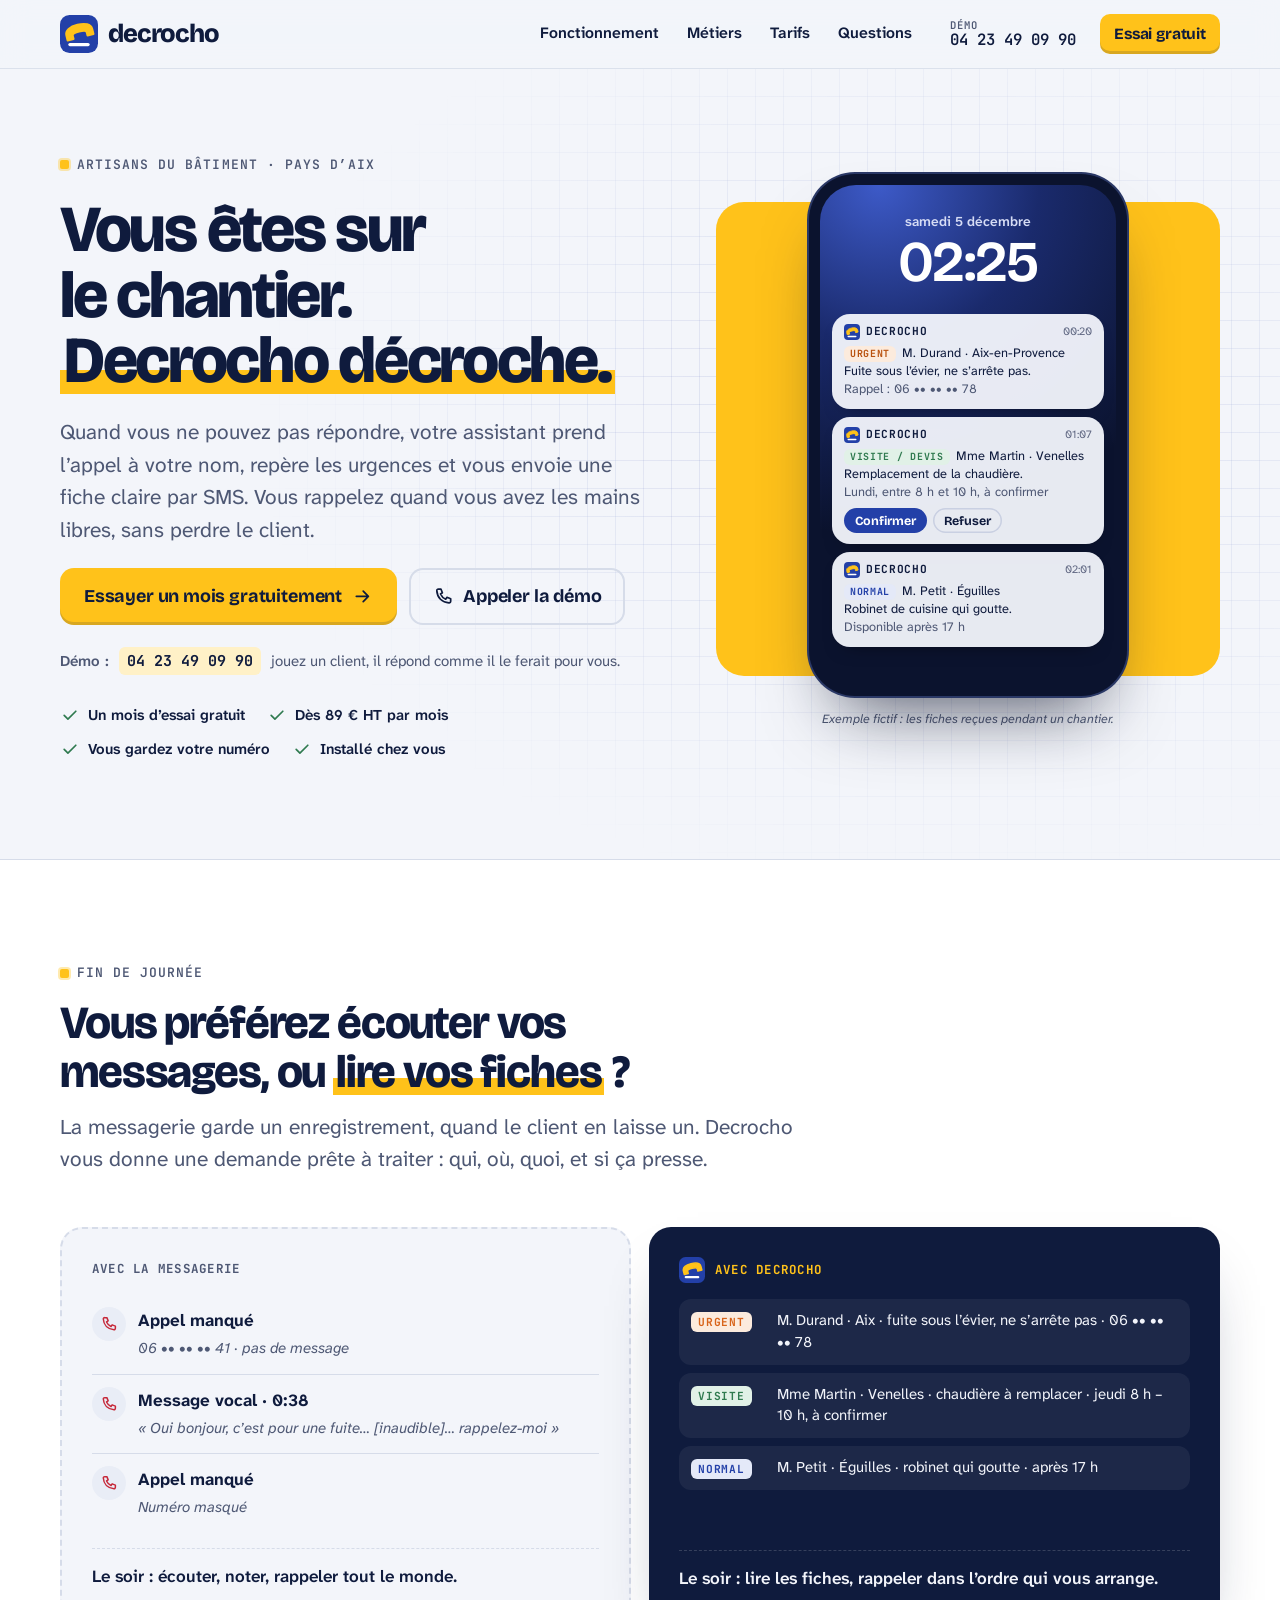
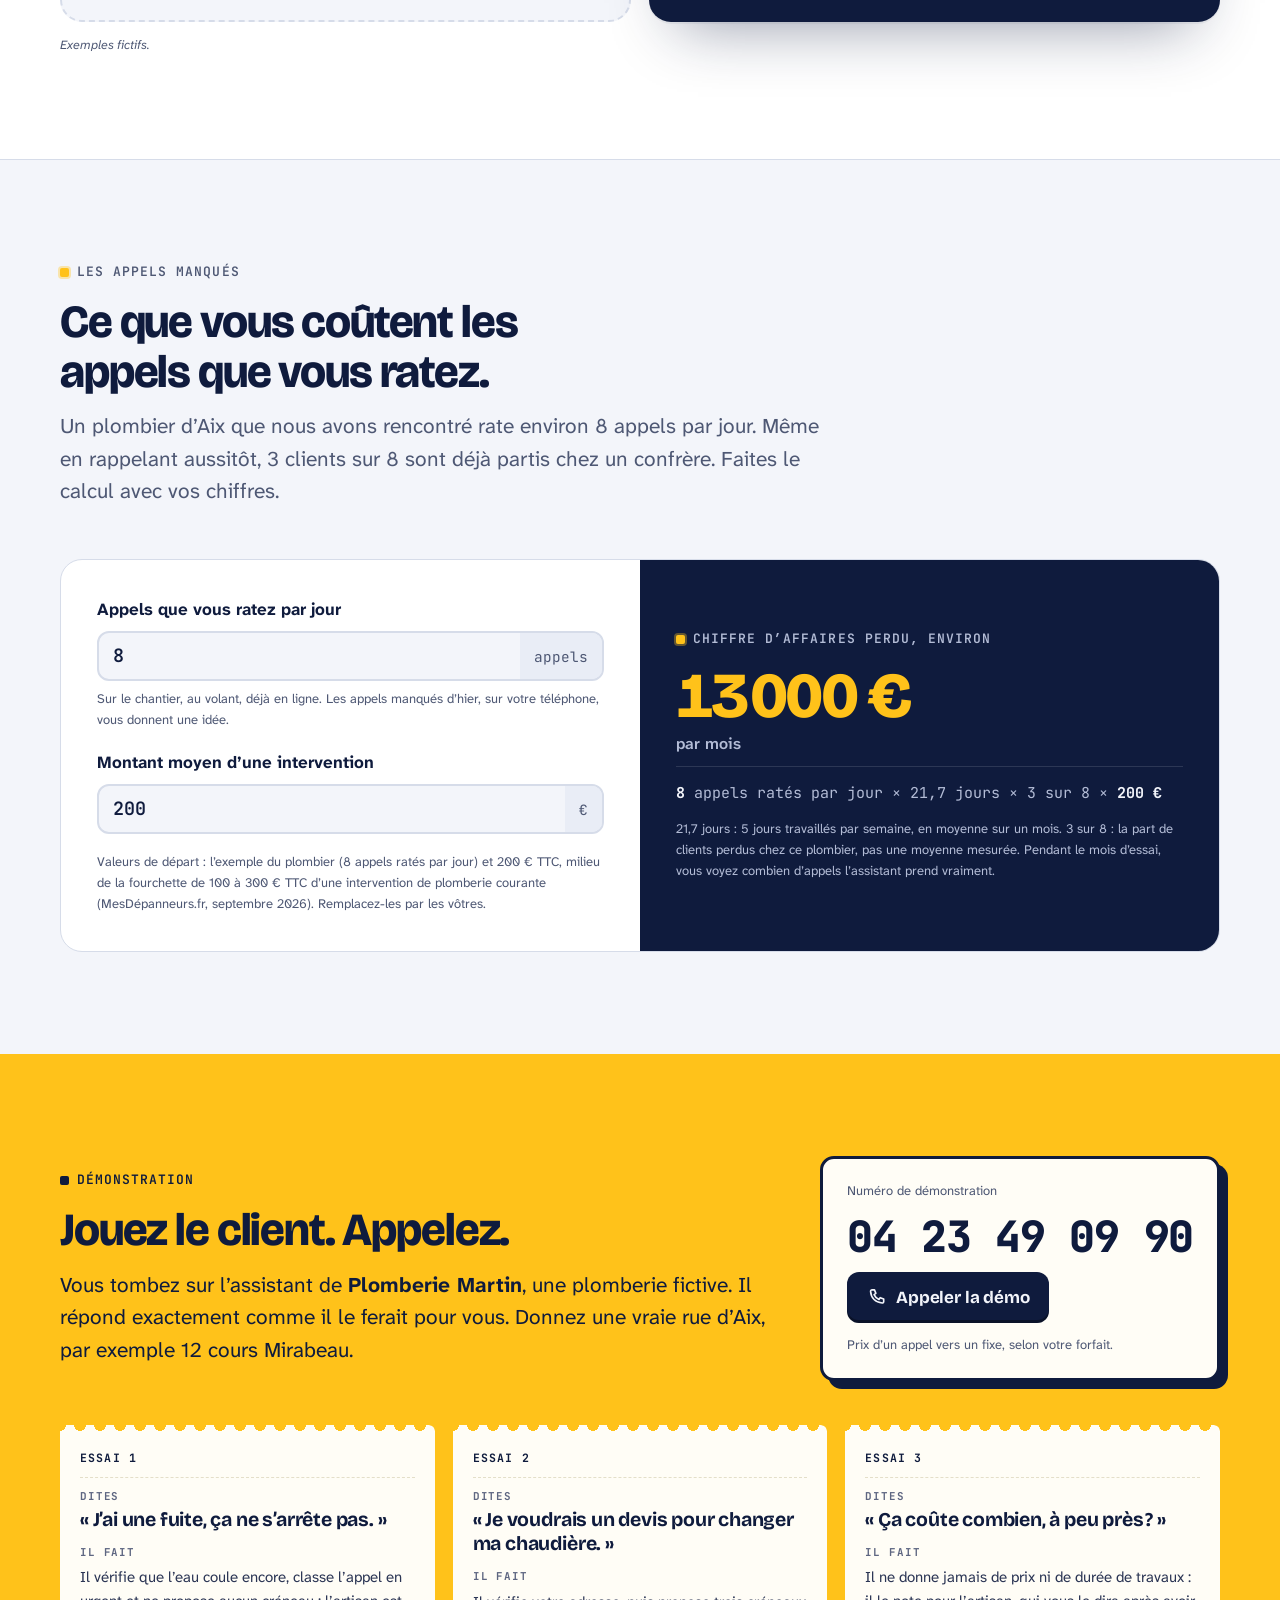
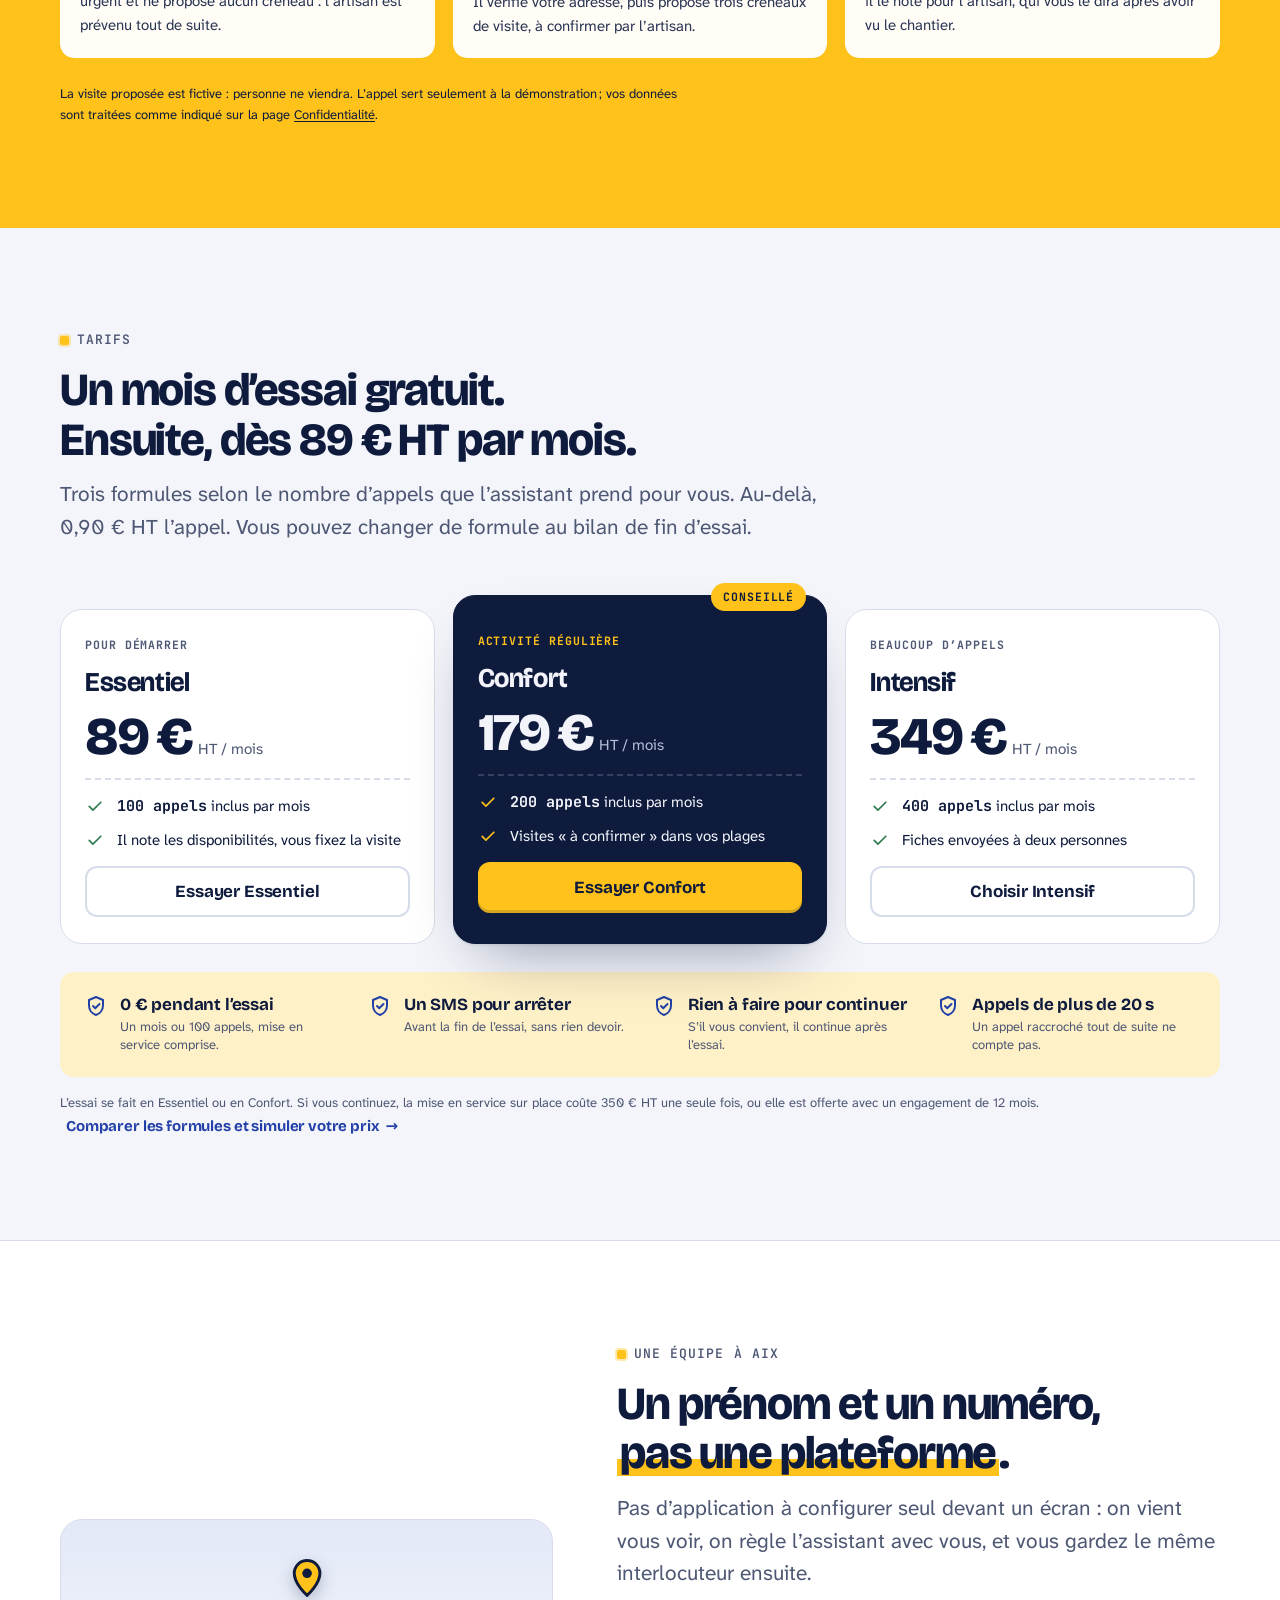
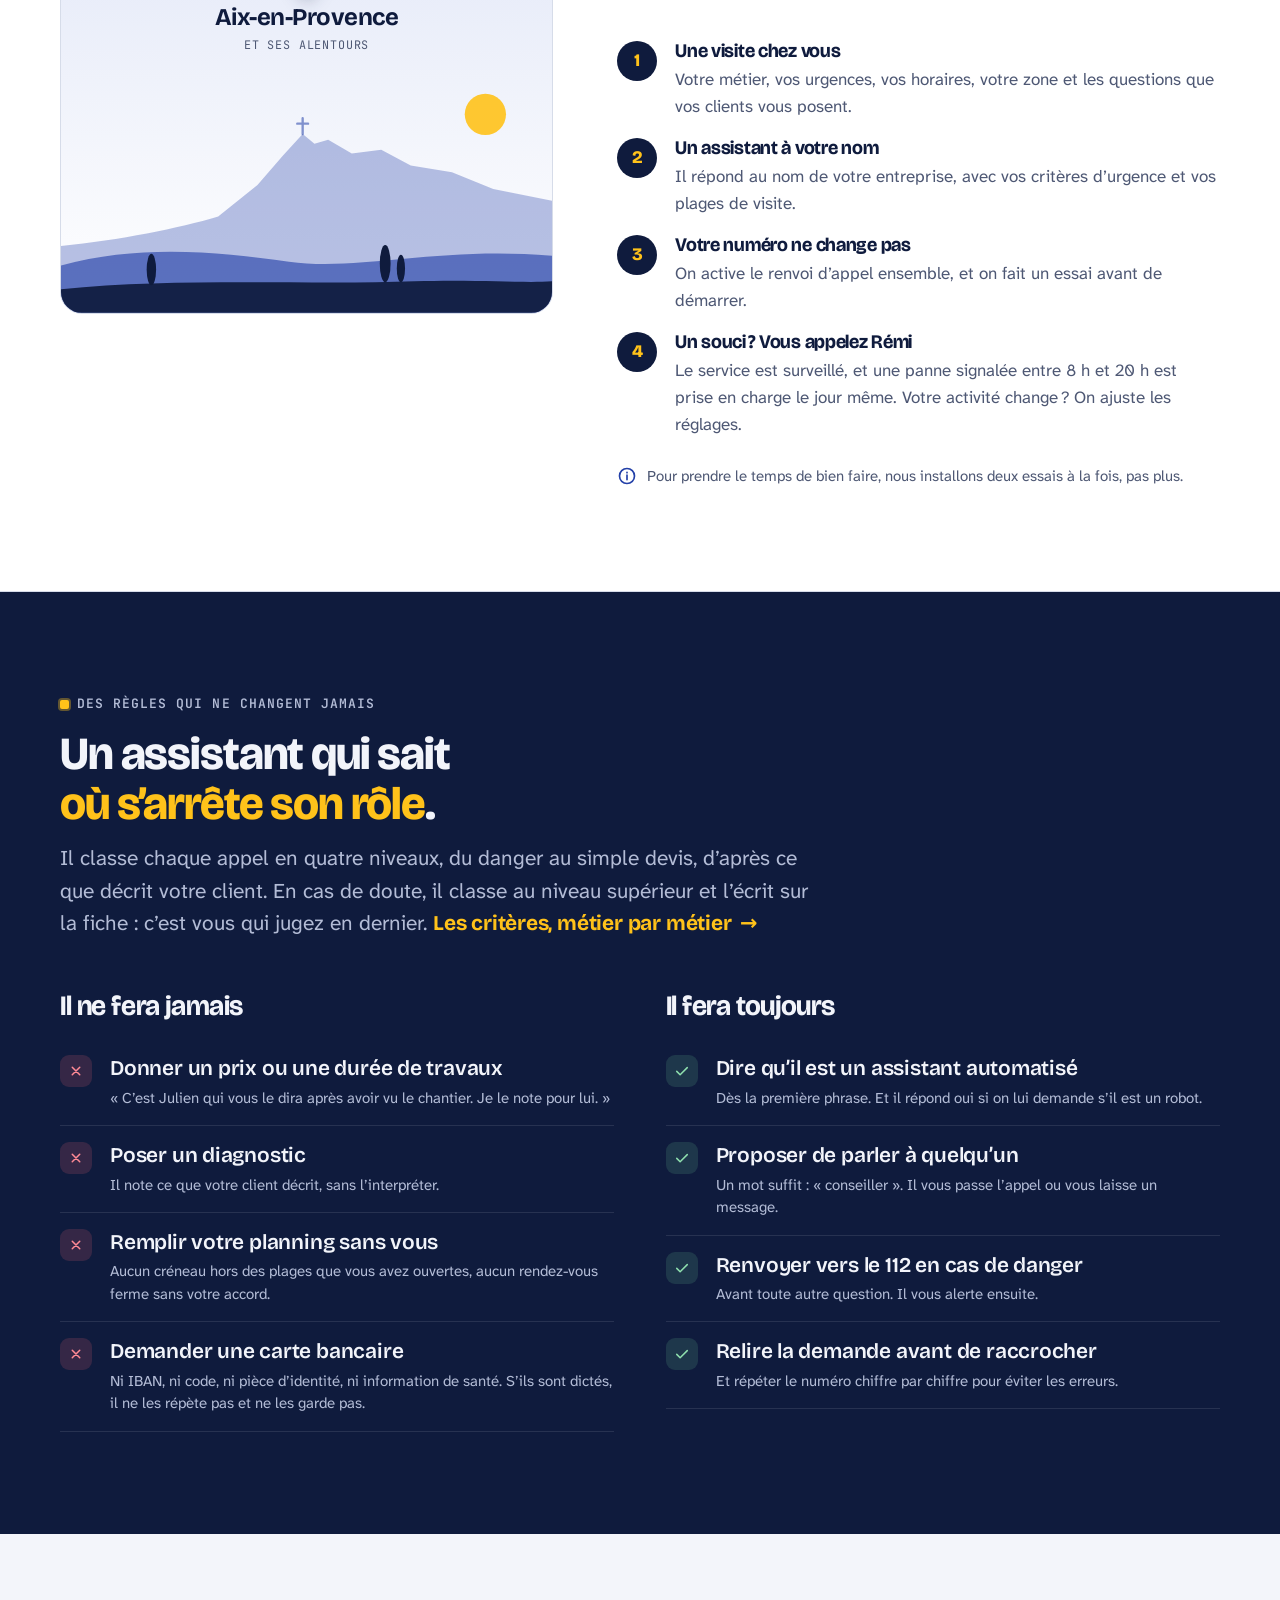
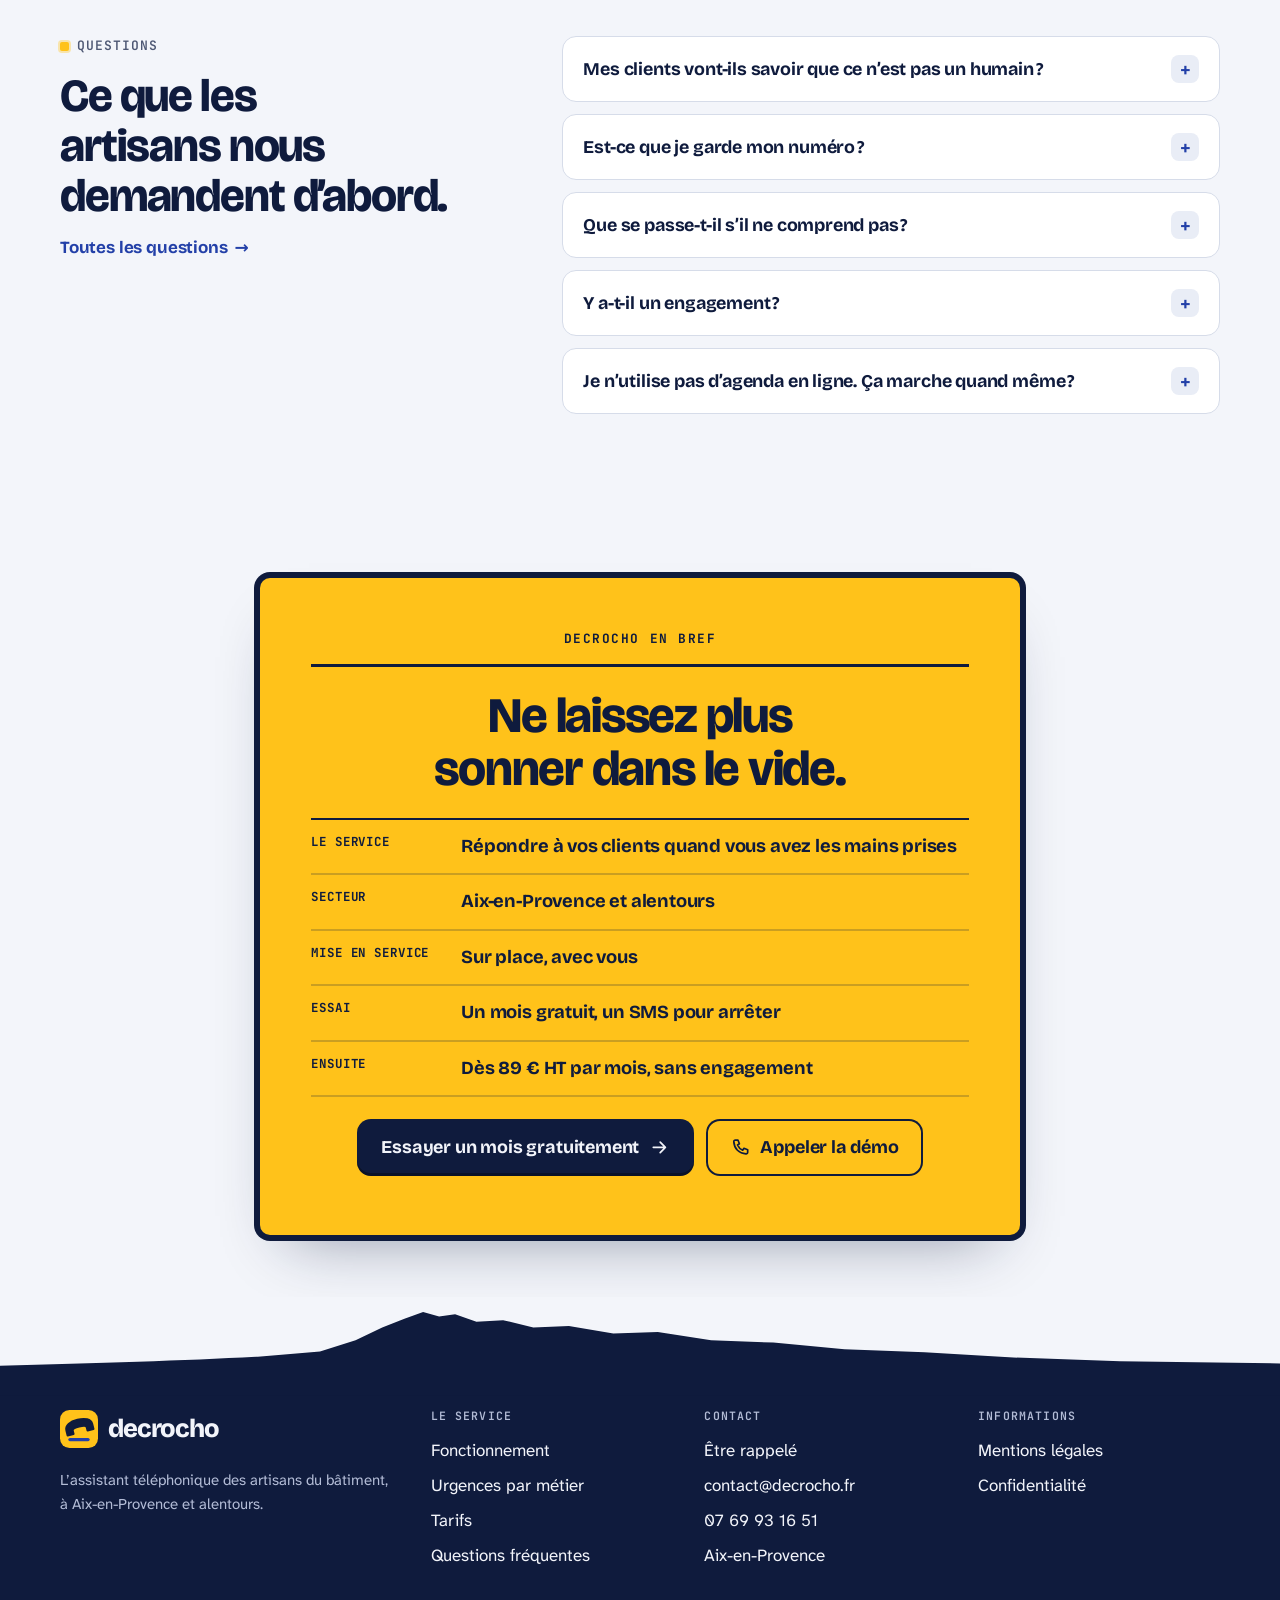
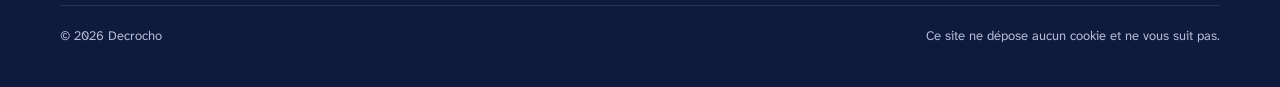
<file: index.html>
<!doctype html>
<html lang="fr">
<head>
<meta charset="utf-8">
<meta name="viewport" content="width=device-width, initial-scale=1, viewport-fit=cover">
<title>Decrocho · Assistant téléphonique IA des artisans du bâtiment, Aix-en-Provence</title>
<meta name="description" content="Secrétaire téléphonique IA pour les artisans du Pays d’Aix : Decrocho prend vos appels quand vous êtes sur le chantier, repère les urgences et vous envoie une fiche par SMS.">
<link rel="canonical" href="https://decrocho.fr/">
<meta property="og:type" content="website">
<meta property="og:locale" content="fr_FR">
<meta property="og:site_name" content="Decrocho">
<meta property="og:title" content="Decrocho · Assistant téléphonique IA des artisans du bâtiment, Aix-en-Provence">
<meta property="og:description" content="Secrétaire téléphonique IA pour les artisans du Pays d’Aix : Decrocho prend vos appels quand vous êtes sur le chantier, repère les urgences et vous envoie une fiche par SMS.">
<meta property="og:url" content="https://decrocho.fr/">
<meta property="og:image" content="https://decrocho.fr/og-image.png">
<meta property="og:image:width" content="1200">
<meta property="og:image:height" content="630">
<meta property="og:image:alt" content="Decrocho, l’assistant téléphonique des artisans du bâtiment">
<meta name="twitter:card" content="summary_large_image">
<meta name="theme-color" content="#F3F5FA" media="(prefers-color-scheme: light)">
<meta name="theme-color" content="#0A1026" media="(prefers-color-scheme: dark)">
<link rel="icon" href="favicon.ico" sizes="48x48">
<link rel="icon" href="assets/img/icon-192.png" sizes="192x192" type="image/png">
<link rel="icon" href="favicon.svg" type="image/svg+xml">
<link rel="apple-touch-icon" href="apple-touch-icon.png">
<link rel="manifest" href="site.webmanifest">
<link rel="preload" href="assets/fonts/bricolage-grotesque.woff2" as="font" type="font/woff2" crossorigin>
<link rel="preload" href="assets/fonts/atkinson-hyperlegible-next.woff2" as="font" type="font/woff2" crossorigin>
<link rel="stylesheet" href="assets/css/site.css?v=559edc6c38">
<script>document.documentElement.classList.add('js')</script>
<script type="application/ld+json">{"@context": "https://schema.org", "@type": "Organization", "name": "Decrocho", "url": "https://decrocho.fr/", "logo": "https://decrocho.fr/assets/img/icon-512.png", "email": "contact@decrocho.fr", "description": "Assistant téléphonique IA pour les artisans du bâtiment : prise d'appels, tri des urgences, fiche par SMS.", "areaServed": {"@type": "City", "name": "Aix-en-Provence"}, "telephone": "07 69 93 16 51"}</script>
<script type="application/ld+json">{"@context": "https://schema.org", "@type": "WebSite", "name": "Decrocho", "alternateName": ["decrocho.fr", "Décrocho"], "url": "https://decrocho.fr/", "inLanguage": "fr-FR"}</script>
</head>
<body>
<a class="skip" href="#contenu">Aller au contenu</a>
<header class="site-header">
  <div class="wrap">
    <a class="brand" href="index.html" aria-label="Decrocho, retour à l'accueil"><svg viewBox="0 0 64 64" width="32" height="32" aria-hidden="true" focusable="false"><rect width="64" height="64" rx="16" fill="#2340A8"/><g transform="translate(32 27) rotate(-14) scale(.72)"><path d="M-31 15 L-31 3 C-31 -9 -18 -15 0 -15 C18 -15 31 -9 31 3 L31 15 L17 15 L17 7 C17 3 10 1 0 1 C-10 1 -17 3 -17 7 L-17 15 Z" fill="#FFC21A" stroke="#FFC21A" stroke-width="5" stroke-linejoin="round"/></g><rect x="14" y="47" width="36" height="5.5" rx="2.75" fill="#FFFFFF"/></svg><span>decrocho</span></a>
    <button class="nav-toggle" type="button" aria-expanded="false" aria-controls="menu" aria-label="Ouvrir le menu">
      <span class="icon-open"><svg class="i i-menu" viewBox="0 0 24 24" width="24" height="24" fill="none" stroke="currentColor" stroke-width="2" stroke-linecap="round" stroke-linejoin="round" aria-hidden="true" focusable="false"><path d="M4 7h16M4 12h16M4 17h16"/></svg></span><span class="icon-close"><svg class="i i-close" viewBox="0 0 24 24" width="24" height="24" fill="none" stroke="currentColor" stroke-width="2" stroke-linecap="round" stroke-linejoin="round" aria-hidden="true" focusable="false"><path d="M6 6l12 12M18 6 6 18"/></svg></span>
    </button>
    <nav class="nav" id="menu" aria-label="Menu principal">
      <a href="fonctionnement.html">Fonctionnement</a>
      <a href="metiers.html">Métiers</a>
      <a href="tarifs.html">Tarifs</a>
      <a href="questions.html">Questions</a>
      <a class="nav-demo" href="tel:+33423490990"><small>Démo</small>04 23 49 09 90</a>
      <span class="header-cta"><a class="btn btn--small" href="contact.html">Essai gratuit</a></span>
    </nav>
  </div>
</header>
<main id="contenu">
<section class="hero">
  <div class="wrap hero-grid">
    <div class="hero-copy">
      <p class="eyebrow">Artisans du bâtiment · Pays d’Aix</p>
      <h1><span class="line">Vous êtes sur le chantier.</span> <span class="line"><span class="mark">Decrocho décroche.</span></span></h1>
      <p class="lead">Quand vous ne pouvez pas répondre, votre assistant prend l’appel à votre nom, repère les urgences et vous envoie une fiche claire par SMS. Vous rappelez quand vous avez les mains libres, sans perdre le client.</p>
      <div class="btn-row">
        <a class="btn btn--grand" href="contact.html">Essayer un mois gratuitement<svg class="i i-arrow" viewBox="0 0 24 24" width="24" height="24" fill="none" stroke="currentColor" stroke-width="2" stroke-linecap="round" stroke-linejoin="round" aria-hidden="true" focusable="false"><path d="M5 12h14M13 6l6 6-6 6"/></svg></a>
        <a class="btn btn--line btn--grand" href="tel:+33423490990"><svg class="i i-phone" viewBox="0 0 24 24" width="24" height="24" fill="none" stroke="currentColor" stroke-width="2" stroke-linecap="round" stroke-linejoin="round" aria-hidden="true" focusable="false"><path d="M6.2 3.5h3l1.7 4.3-2.2 1.5a11.5 11.5 0 0 0 6 6l1.5-2.2 4.3 1.7v3a1.8 1.8 0 0 1-1.9 1.8C10.4 19.1 4.9 13.6 4.4 5.4a1.8 1.8 0 0 1 1.8-1.9z"/></svg>Appeler la démo</a>
      </div>
      <p class="hero-demo">Démo : <a class="tel-demo" href="tel:+33423490990">04 23 49 09 90</a><span>jouez un client, il répond comme il le ferait pour vous.</span></p>
      <ul class="hero-points">
        <li><svg class="i i-check" viewBox="0 0 24 24" width="24" height="24" fill="none" stroke="currentColor" stroke-width="2" stroke-linecap="round" stroke-linejoin="round" aria-hidden="true" focusable="false"><path d="m5 12.5 4.5 4.5L19 7.5"/></svg>Un mois d’essai gratuit</li>
        <li><svg class="i i-check" viewBox="0 0 24 24" width="24" height="24" fill="none" stroke="currentColor" stroke-width="2" stroke-linecap="round" stroke-linejoin="round" aria-hidden="true" focusable="false"><path d="m5 12.5 4.5 4.5L19 7.5"/></svg>Dès 89 € HT par mois</li>
        <li><svg class="i i-check" viewBox="0 0 24 24" width="24" height="24" fill="none" stroke="currentColor" stroke-width="2" stroke-linecap="round" stroke-linejoin="round" aria-hidden="true" focusable="false"><path d="m5 12.5 4.5 4.5L19 7.5"/></svg>Vous gardez votre numéro</li>
        <li><svg class="i i-check" viewBox="0 0 24 24" width="24" height="24" fill="none" stroke="currentColor" stroke-width="2" stroke-linecap="round" stroke-linejoin="round" aria-hidden="true" focusable="false"><path d="m5 12.5 4.5 4.5L19 7.5"/></svg>Installé chez vous</li>
      </ul>
    </div>
    <figure class="hero-visuel anime-notifs">
      <div class="hero-plaque" aria-hidden="true"></div>
      <div class="telephone">
        <div class="telephone-ecran">
          <p class="telephone-heure" data-horloge><small data-horloge-date>mardi 10 novembre</small><span data-horloge-heure>12:30</span></p>
          <ul class="notifs">
          <li class="notif notif--urgent">
            <p class="notif-tete"><span class="notif-app"><svg viewBox="0 0 64 64" width="32" height="32" aria-hidden="true" focusable="false"><rect width="64" height="64" rx="16" fill="#2340A8"/><g transform="translate(32 27) rotate(-14) scale(.72)"><path d="M-31 15 L-31 3 C-31 -9 -18 -15 0 -15 C18 -15 31 -9 31 3 L31 15 L17 15 L17 7 C17 3 10 1 0 1 C-10 1 -17 3 -17 7 L-17 15 Z" fill="#FFC21A" stroke="#FFC21A" stroke-width="5" stroke-linejoin="round"/></g><rect x="14" y="47" width="36" height="5.5" rx="2.75" fill="#FFFFFF"/></svg>DECROCHO</span><span data-il-y-a="125">10:25</span></p>
            <p class="notif-texte"><b class="niv niv--urgent">Urgent</b> M. Durand · Aix-en-Provence<br>Fuite sous l’évier, ne s’arrête pas.<br><span>Rappel : 06 •• •• •• 78</span></p>
          </li>
          <li class="notif notif--calme">
            <p class="notif-tete"><span class="notif-app"><svg viewBox="0 0 64 64" width="32" height="32" aria-hidden="true" focusable="false"><rect width="64" height="64" rx="16" fill="#2340A8"/><g transform="translate(32 27) rotate(-14) scale(.72)"><path d="M-31 15 L-31 3 C-31 -9 -18 -15 0 -15 C18 -15 31 -9 31 3 L31 15 L17 15 L17 7 C17 3 10 1 0 1 C-10 1 -17 3 -17 7 L-17 15 Z" fill="#FFC21A" stroke="#FFC21A" stroke-width="5" stroke-linejoin="round"/></g><rect x="14" y="47" width="36" height="5.5" rx="2.75" fill="#FFFFFF"/></svg>DECROCHO</span><span data-il-y-a="78">11:12</span></p>
            <p class="notif-texte"><b class="niv niv--calme">Visite / devis</b> Mme Martin · Venelles<br>Remplacement de la chaudière.<br><span><span data-jour-visite>Jeudi</span>, entre 8 h et 10 h, à confirmer</span><span class="notif-liens"><span>Confirmer</span><span>Refuser</span></span></p>
          </li>
          <li class="notif notif--normal">
            <p class="notif-tete"><span class="notif-app"><svg viewBox="0 0 64 64" width="32" height="32" aria-hidden="true" focusable="false"><rect width="64" height="64" rx="16" fill="#2340A8"/><g transform="translate(32 27) rotate(-14) scale(.72)"><path d="M-31 15 L-31 3 C-31 -9 -18 -15 0 -15 C18 -15 31 -9 31 3 L31 15 L17 15 L17 7 C17 3 10 1 0 1 C-10 1 -17 3 -17 7 L-17 15 Z" fill="#FFC21A" stroke="#FFC21A" stroke-width="5" stroke-linejoin="round"/></g><rect x="14" y="47" width="36" height="5.5" rx="2.75" fill="#FFFFFF"/></svg>DECROCHO</span><span data-il-y-a="24">12:06</span></p>
            <p class="notif-texte"><b class="niv niv--normal">Normal</b> M. Petit · Éguilles<br>Robinet de cuisine qui goutte.<br><span>Disponible après 17 h</span></p>
          </li>
          </ul>
        </div>
      </div>
      <figcaption class="scene-note">Exemple fictif : les fiches reçues pendant un chantier.</figcaption>
    </figure>
  </div>
</section>

<section class="section section--surface" id="avant-apres">
  <div class="wrap">
    <div class="section-head">
      <p class="eyebrow">Fin de journée</p>
      <h2>Vous préférez écouter vos messages, ou <span class="mark">lire vos fiches</span>&nbsp;?</h2>
      <p class="lead">La messagerie garde un enregistrement, quand le client en laisse un. Decrocho vous donne une demande prête à traiter : qui, où, quoi, et si ça presse.</p>
    </div>
    <div class="duel">
      <div class="duel-carte duel-carte--sans">
        <p class="duel-titre">Avec la messagerie</p>
        <ul class="messagerie">
          <li><span class="messagerie-ico"><svg class="i i-phone" viewBox="0 0 24 24" width="24" height="24" fill="none" stroke="currentColor" stroke-width="2" stroke-linecap="round" stroke-linejoin="round" aria-hidden="true" focusable="false"><path d="M6.2 3.5h3l1.7 4.3-2.2 1.5a11.5 11.5 0 0 0 6 6l1.5-2.2 4.3 1.7v3a1.8 1.8 0 0 1-1.9 1.8C10.4 19.1 4.9 13.6 4.4 5.4a1.8 1.8 0 0 1 1.8-1.9z"/></svg></span><div><b>Appel manqué</b><span>06 •• •• •• 41 · pas de message</span></div></li>
          <li><span class="messagerie-ico"><svg class="i i-phone" viewBox="0 0 24 24" width="24" height="24" fill="none" stroke="currentColor" stroke-width="2" stroke-linecap="round" stroke-linejoin="round" aria-hidden="true" focusable="false"><path d="M6.2 3.5h3l1.7 4.3-2.2 1.5a11.5 11.5 0 0 0 6 6l1.5-2.2 4.3 1.7v3a1.8 1.8 0 0 1-1.9 1.8C10.4 19.1 4.9 13.6 4.4 5.4a1.8 1.8 0 0 1 1.8-1.9z"/></svg></span><div><b>Message vocal · 0:38</b><span>« Oui bonjour, c’est pour une fuite… [inaudible]… rappelez-moi »</span></div></li>
          <li><span class="messagerie-ico"><svg class="i i-phone" viewBox="0 0 24 24" width="24" height="24" fill="none" stroke="currentColor" stroke-width="2" stroke-linecap="round" stroke-linejoin="round" aria-hidden="true" focusable="false"><path d="M6.2 3.5h3l1.7 4.3-2.2 1.5a11.5 11.5 0 0 0 6 6l1.5-2.2 4.3 1.7v3a1.8 1.8 0 0 1-1.9 1.8C10.4 19.1 4.9 13.6 4.4 5.4a1.8 1.8 0 0 1 1.8-1.9z"/></svg></span><div><b>Appel manqué</b><span>Numéro masqué</span></div></li>
        </ul>
        <p class="duel-pied">Le soir : écouter, noter, rappeler tout le monde.</p>
      </div>
      <div class="duel-carte duel-carte--avec">
        <p class="duel-titre"><svg viewBox="0 0 64 64" width="32" height="32" aria-hidden="true" focusable="false"><rect width="64" height="64" rx="16" fill="#2340A8"/><g transform="translate(32 27) rotate(-14) scale(.72)"><path d="M-31 15 L-31 3 C-31 -9 -18 -15 0 -15 C18 -15 31 -9 31 3 L31 15 L17 15 L17 7 C17 3 10 1 0 1 C-10 1 -17 3 -17 7 L-17 15 Z" fill="#FFC21A" stroke="#FFC21A" stroke-width="5" stroke-linejoin="round"/></g><rect x="14" y="47" width="36" height="5.5" rx="2.75" fill="#FFFFFF"/></svg>Avec Decrocho</p>
        <ul class="fiches-courtes">
          <li><b class="niv niv--urgent">Urgent</b><span>M. Durand · Aix · fuite sous l’évier, ne s’arrête pas · 06 •• •• •• 78</span></li>
          <li><b class="niv niv--calme">Visite</b><span>Mme Martin · Venelles · chaudière à remplacer · jeudi 8 h – 10 h, à confirmer</span></li>
          <li><b class="niv niv--normal">Normal</b><span>M. Petit · Éguilles · robinet qui goutte · après 17 h</span></li>
        </ul>
        <p class="duel-pied">Le soir : lire les fiches, rappeler dans l’ordre qui vous arrange.</p>
      </div>
    </div>
    <p class="scene-note scene-note--bloc">Exemples fictifs.</p>
  </div>
</section>

<section class="section" id="appels-manques">
  <div class="wrap">
    <div class="section-head">
      <p class="eyebrow">Les appels manqués</p>
      <h2>Ce que vous coûtent les appels que vous ratez.</h2>
      <p class="lead">Un plombier d’Aix que nous avons rencontré rate environ 8 appels par jour. Même en rappelant aussitôt, 3 clients sur 8 sont déjà partis chez un confrère. Faites le calcul avec vos chiffres.</p>
    </div>
    <div class="calcul" id="calcul-pertes" data-part="0.375" data-jours="21.666666666666664">
      <div class="calcul-form">
        <div class="champ">
          <label for="manques">Appels que vous ratez par jour</label>
          <div class="saisie"><input id="manques" type="number" inputmode="numeric" min="0" max="200" step="1" value="8"><span>appels</span></div>
          <p class="aide">Sur le chantier, au volant, déjà en ligne. Les appels manqués d’hier, sur votre téléphone, vous donnent une idée.</p>
        </div>
        <div class="champ">
          <label for="montant">Montant moyen d’une intervention</label>
          <div class="saisie"><input id="montant" type="number" inputmode="numeric" min="0" max="100000" step="10" value="200"><span>€</span></div>
        </div>
        <p class="calcul-exemple">Valeurs de départ : l’exemple du plombier (8 appels ratés par jour) et 200 € TTC, milieu de la fourchette de 100 à 300 € TTC d’une intervention de plomberie courante (MesDépanneurs.fr, septembre 2026). Remplacez-les par les vôtres.</p>
      </div>
      <div class="calcul-resultat" aria-live="polite">
        <p class="eyebrow">Chiffre d’affaires perdu, environ</p>
        <p class="calcul-montant"><span data-pertes-mois>13 000 €</span><small>par mois</small></p>
        <p class="calcul-formule"><span data-pertes-appels>8</span> appels ratés par jour × 21,7 jours × 3 sur 8 × <span data-pertes-montant>200 €</span></p>
        <p class="calcul-note">21,7 jours : 5 jours travaillés par semaine, en moyenne sur un mois. 3 sur 8 : la part de clients perdus chez ce plombier, pas une moyenne mesurée. Pendant le mois d’essai, vous voyez combien d’appels l’assistant prend vraiment.</p>
      </div>
    </div>
  </div>
</section>

<section class="section demo-zone" id="demo">
  <div class="wrap">
    <div class="demo-tete">
      <div class="section-head">
        <p class="eyebrow">Démonstration</p>
        <h2>Jouez le client. Appelez.</h2>
        <p class="lead">Vous tombez sur l’assistant de <strong>Plomberie Martin</strong>, une plomberie fictive. Il répond exactement comme il le ferait pour vous. Donnez une vraie rue d’Aix, par exemple 12 cours Mirabeau.</p>
      </div>
      <div class="demo-numero">
        <small>Numéro de démonstration</small>
        <p class="montant"><a href="tel:+33423490990">04 23 49 09 90</a></p>
        <a class="btn btn--night" href="tel:+33423490990"><svg class="i i-phone" viewBox="0 0 24 24" width="24" height="24" fill="none" stroke="currentColor" stroke-width="2" stroke-linecap="round" stroke-linejoin="round" aria-hidden="true" focusable="false"><path d="M6.2 3.5h3l1.7 4.3-2.2 1.5a11.5 11.5 0 0 0 6 6l1.5-2.2 4.3 1.7v3a1.8 1.8 0 0 1-1.9 1.8C10.4 19.1 4.9 13.6 4.4 5.4a1.8 1.8 0 0 1 1.8-1.9z"/></svg>Appeler la démo</a>
        <small>Prix d’un appel vers un fixe, selon votre forfait.</small>
      </div>
    </div>
    <ol class="scenarios">
        <li class="scenario">
          <p class="scenario-num">Essai 1</p>
          <p class="scenario-dire"><small>Dites</small>« J’ai une fuite, ça ne s’arrête pas. »</p>
          <p class="scenario-fait"><small>Il fait</small>Il vérifie que l’eau coule encore, classe l’appel en urgent et ne propose aucun créneau : l’artisan est prévenu tout de suite.</p>
        </li>
        <li class="scenario">
          <p class="scenario-num">Essai 2</p>
          <p class="scenario-dire"><small>Dites</small>« Je voudrais un devis pour changer ma chaudière. »</p>
          <p class="scenario-fait"><small>Il fait</small>Il vérifie votre adresse, puis propose trois créneaux de visite, à confirmer par l’artisan.</p>
        </li>
        <li class="scenario">
          <p class="scenario-num">Essai 3</p>
          <p class="scenario-dire"><small>Dites</small>« Ça coûte combien, à peu près ? »</p>
          <p class="scenario-fait"><small>Il fait</small>Il ne donne jamais de prix ni de durée de travaux : il le note pour l’artisan, qui vous le dira après avoir vu le chantier.</p>
        </li>
    </ol>
    <p class="demo-mention">La visite proposée est fictive : personne ne viendra. L’appel sert seulement à la démonstration ; vos données sont traitées comme indiqué sur la page <a href="confidentialite.html">Confidentialité</a>.</p>
  </div>
</section>

<section class="section" id="formules">
  <div class="wrap">
    <div class="section-head">
      <p class="eyebrow">Tarifs</p>
      <h2>Un mois d’essai gratuit. Ensuite, dès 89 € HT par mois.</h2>
      <p class="lead">Trois formules selon le nombre d’appels que l’assistant prend pour vous. Au-delà, 0,90 € HT l’appel. Vous pouvez changer de formule au bilan de fin d’essai.</p>
    </div>
    <div class="tickets">
      <article class="ticket">
        <p class="ticket-tag">Pour démarrer</p>
        <h3>Essentiel</h3>
        <p class="ticket-prix">89 €<small>HT / mois</small></p>
        <ul>
          <li><svg class="i i-check" viewBox="0 0 24 24" width="24" height="24" fill="none" stroke="currentColor" stroke-width="2" stroke-linecap="round" stroke-linejoin="round" aria-hidden="true" focusable="false"><path d="m5 12.5 4.5 4.5L19 7.5"/></svg><span><b>100 appels</b> inclus par mois</span></li>
          <li><svg class="i i-check" viewBox="0 0 24 24" width="24" height="24" fill="none" stroke="currentColor" stroke-width="2" stroke-linecap="round" stroke-linejoin="round" aria-hidden="true" focusable="false"><path d="m5 12.5 4.5 4.5L19 7.5"/></svg><span>Il note les disponibilités, vous fixez la visite</span></li>
        </ul>
        <a class="btn btn--line" href="contact.html?formule=essentiel">Essayer Essentiel</a>
      </article>
      <article class="ticket ticket--accent">
        <span class="badge-conseil" aria-hidden="true">Conseillé</span><p class="ticket-tag"><span class="visually-hidden">Formule conseillée. </span>Activité régulière</p>
        <h3>Confort</h3>
        <p class="ticket-prix">179 €<small>HT / mois</small></p>
        <ul>
          <li><svg class="i i-check" viewBox="0 0 24 24" width="24" height="24" fill="none" stroke="currentColor" stroke-width="2" stroke-linecap="round" stroke-linejoin="round" aria-hidden="true" focusable="false"><path d="m5 12.5 4.5 4.5L19 7.5"/></svg><span><b>200 appels</b> inclus par mois</span></li>
          <li><svg class="i i-check" viewBox="0 0 24 24" width="24" height="24" fill="none" stroke="currentColor" stroke-width="2" stroke-linecap="round" stroke-linejoin="round" aria-hidden="true" focusable="false"><path d="m5 12.5 4.5 4.5L19 7.5"/></svg><span>Visites « à confirmer » dans vos plages</span></li>
        </ul>
        <a class="btn" href="contact.html?formule=confort">Essayer Confort</a>
      </article>
      <article class="ticket">
        <p class="ticket-tag">Beaucoup d’appels</p>
        <h3>Intensif</h3>
        <p class="ticket-prix">349 €<small>HT / mois</small></p>
        <ul>
          <li><svg class="i i-check" viewBox="0 0 24 24" width="24" height="24" fill="none" stroke="currentColor" stroke-width="2" stroke-linecap="round" stroke-linejoin="round" aria-hidden="true" focusable="false"><path d="m5 12.5 4.5 4.5L19 7.5"/></svg><span><b>400 appels</b> inclus par mois</span></li>
          <li><svg class="i i-check" viewBox="0 0 24 24" width="24" height="24" fill="none" stroke="currentColor" stroke-width="2" stroke-linecap="round" stroke-linejoin="round" aria-hidden="true" focusable="false"><path d="m5 12.5 4.5 4.5L19 7.5"/></svg><span>Fiches envoyées à deux personnes</span></li>
        </ul>
        <a class="btn btn--line" href="contact.html?formule=intensif">Choisir Intensif</a>
      </article>
    </div>
    <ul class="garanties">
      <li><svg class="i i-shield" viewBox="0 0 24 24" width="24" height="24" fill="none" stroke="currentColor" stroke-width="2" stroke-linecap="round" stroke-linejoin="round" aria-hidden="true" focusable="false"><path d="M12 3 5 6v5.5c0 4.4 3 8.2 7 9.5 4-1.3 7-5.1 7-9.5V6l-7-3z"/><path d="m9 12 2.2 2.2L15.5 10"/></svg><div><b>0 € pendant l’essai</b><span>Un mois ou 100 appels, mise en service comprise.</span></div></li>
      <li><svg class="i i-shield" viewBox="0 0 24 24" width="24" height="24" fill="none" stroke="currentColor" stroke-width="2" stroke-linecap="round" stroke-linejoin="round" aria-hidden="true" focusable="false"><path d="M12 3 5 6v5.5c0 4.4 3 8.2 7 9.5 4-1.3 7-5.1 7-9.5V6l-7-3z"/><path d="m9 12 2.2 2.2L15.5 10"/></svg><div><b>Un SMS pour arrêter</b><span>Avant la fin de l’essai, sans rien devoir.</span></div></li>
      <li><svg class="i i-shield" viewBox="0 0 24 24" width="24" height="24" fill="none" stroke="currentColor" stroke-width="2" stroke-linecap="round" stroke-linejoin="round" aria-hidden="true" focusable="false"><path d="M12 3 5 6v5.5c0 4.4 3 8.2 7 9.5 4-1.3 7-5.1 7-9.5V6l-7-3z"/><path d="m9 12 2.2 2.2L15.5 10"/></svg><div><b>Rien à faire pour continuer</b><span>S’il vous convient, il continue après l’essai.</span></div></li>
      <li><svg class="i i-shield" viewBox="0 0 24 24" width="24" height="24" fill="none" stroke="currentColor" stroke-width="2" stroke-linecap="round" stroke-linejoin="round" aria-hidden="true" focusable="false"><path d="M12 3 5 6v5.5c0 4.4 3 8.2 7 9.5 4-1.3 7-5.1 7-9.5V6l-7-3z"/><path d="m9 12 2.2 2.2L15.5 10"/></svg><div><b>Appels de plus de 20 s</b><span>Un appel raccroché tout de suite ne compte pas.</span></div></li>
    </ul>
    <p class="offres-note">L’essai se fait en Essentiel ou en Confort. Si vous continuez, la mise en service sur place coûte 350 € HT une seule fois, ou elle est offerte avec un engagement de 12 mois. <a class="link-arrow" href="tarifs.html">Comparer les formules et simuler votre prix</a></p>
  </div>
</section>

<section class="section section--surface">
  <div class="wrap local">
    <div class="local-visuel" aria-hidden="true">
      <svg viewBox="0 60 500 240" width="500" height="240" aria-hidden="true" focusable="false">
        <circle class="f-signal" cx="432" cy="98" r="21" opacity=".9"/>
        <path class="f-accent" opacity=".32" d="M0 232C60 226 120 214 160 202L200 170L226 140L246 118L258 128L272 124L296 138L326 134L356 150L398 157L440 174L500 186V300H0Z"/>
        <path class="s-accent" opacity=".55" fill="none" stroke-width="2.4" stroke-linecap="round" d="M246 118V102M240.5 107.5H251.5"/>
        <path class="f-accent" opacity=".62" d="M0 252C80 230 160 238 232 248C304 258 384 232 500 242V300H0Z"/>
        <path class="f-night" opacity=".92" d="M0 276C120 264 258 272 360 268C424 266 470 270 500 268V300H0Z"/>
        <ellipse class="f-night" cx="330" cy="250" rx="5.5" ry="19"/>
        <ellipse class="f-night" cx="346" cy="255" rx="4.2" ry="14"/>
        <ellipse class="f-night" cx="92" cy="256" rx="4.8" ry="16"/>
      </svg>
      <div class="local-pin"><svg viewBox="0 0 24 24" width="44" height="44" aria-hidden="true" focusable="false"><path class="f-signal s-night" stroke-width="1.6" d="M12 22s-7-6.1-7-12a7 7 0 0 1 14 0c0 5.9-7 12-7 12z"/><circle class="f-night" cx="12" cy="10" r="2.6"/></svg><b>Aix-en-Provence</b><span>et ses alentours</span></div>
    </div>
    <div>
      <div class="section-head">
        <p class="eyebrow">Une équipe à Aix</p>
        <h2>Un prénom et un numéro, <span class="mark">pas une plateforme</span>.</h2>
        <p class="lead">Pas d’application à configurer seul devant un écran : on vient vous voir, on règle l’assistant avec vous, et vous gardez le même interlocuteur ensuite.</p>
      </div>
      <ol class="etapes-locales">
        <li><div><h3>Une visite chez vous</h3><p>Votre métier, vos urgences, vos horaires, votre zone et les questions que vos clients vous posent.</p></div></li>
        <li><div><h3>Un assistant à votre nom</h3><p>Il répond au nom de votre entreprise, avec vos critères d’urgence et vos plages de visite.</p></div></li>
        <li><div><h3>Votre numéro ne change pas</h3><p>On active le renvoi d’appel ensemble, et on fait un essai avant de démarrer.</p></div></li>
        <li><div><h3>Un souci ? Vous appelez Rémi</h3><p>Le service est surveillé, et une panne signalée entre 8 h et 20 h est prise en charge le jour même. Votre activité change ? On ajuste les réglages.</p></div></li>
      </ol>
      <p class="note-places"><svg class="i i-info" viewBox="0 0 24 24" width="24" height="24" fill="none" stroke="currentColor" stroke-width="2" stroke-linecap="round" stroke-linejoin="round" aria-hidden="true" focusable="false"><circle cx="12" cy="12" r="9"/><path d="M12 11v5.5M12 7.6v.4"/></svg><span>Pour prendre le temps de bien faire, nous installons deux essais à la fois, pas plus.</span></p>
    </div>
  </div>
</section>

<section class="section section--night">
  <div class="wrap">
    <div class="section-head">
      <p class="eyebrow">Des règles qui ne changent jamais</p>
      <h2>Un assistant qui sait <span class="mark">où s’arrête son rôle</span>.</h2>
      <p class="lead">Il classe chaque appel en quatre niveaux, du danger au simple devis, d’après ce que décrit votre client. En cas de doute, il classe au niveau supérieur et l’écrit sur la fiche : c’est vous qui jugez en dernier. <a class="link-arrow" href="metiers.html">Les critères, métier par métier</a></p>
    </div>
    <div class="regles">
      <div>
        <h3>Il ne fera jamais</h3>
        <ul class="regle-liste">
          <li><span class="regle-ico regle-ico--non"><svg class="i i-x" viewBox="0 0 24 24" width="24" height="24" fill="none" stroke="currentColor" stroke-width="2" stroke-linecap="round" stroke-linejoin="round" aria-hidden="true" focusable="false"><path d="M7 7l10 10M17 7 7 17"/></svg></span><div>Donner un prix ou une durée de travaux<span>« C’est Julien qui vous le dira après avoir vu le chantier. Je le note pour lui. »</span></div></li>
          <li><span class="regle-ico regle-ico--non"><svg class="i i-x" viewBox="0 0 24 24" width="24" height="24" fill="none" stroke="currentColor" stroke-width="2" stroke-linecap="round" stroke-linejoin="round" aria-hidden="true" focusable="false"><path d="M7 7l10 10M17 7 7 17"/></svg></span><div>Poser un diagnostic<span>Il note ce que votre client décrit, sans l’interpréter.</span></div></li>
          <li><span class="regle-ico regle-ico--non"><svg class="i i-x" viewBox="0 0 24 24" width="24" height="24" fill="none" stroke="currentColor" stroke-width="2" stroke-linecap="round" stroke-linejoin="round" aria-hidden="true" focusable="false"><path d="M7 7l10 10M17 7 7 17"/></svg></span><div>Remplir votre planning sans vous<span>Aucun créneau hors des plages que vous avez ouvertes, aucun rendez-vous ferme sans votre accord.</span></div></li>
          <li><span class="regle-ico regle-ico--non"><svg class="i i-x" viewBox="0 0 24 24" width="24" height="24" fill="none" stroke="currentColor" stroke-width="2" stroke-linecap="round" stroke-linejoin="round" aria-hidden="true" focusable="false"><path d="M7 7l10 10M17 7 7 17"/></svg></span><div>Demander une carte bancaire<span>Ni IBAN, ni code, ni pièce d’identité, ni information de santé. S’ils sont dictés, il ne les répète pas et ne les garde pas.</span></div></li>
        </ul>
      </div>
      <div>
        <h3>Il fera toujours</h3>
        <ul class="regle-liste">
          <li><span class="regle-ico regle-ico--oui"><svg class="i i-check" viewBox="0 0 24 24" width="24" height="24" fill="none" stroke="currentColor" stroke-width="2" stroke-linecap="round" stroke-linejoin="round" aria-hidden="true" focusable="false"><path d="m5 12.5 4.5 4.5L19 7.5"/></svg></span><div>Dire qu’il est un assistant automatisé<span>Dès la première phrase. Et il répond oui si on lui demande s’il est un robot.</span></div></li>
          <li><span class="regle-ico regle-ico--oui"><svg class="i i-check" viewBox="0 0 24 24" width="24" height="24" fill="none" stroke="currentColor" stroke-width="2" stroke-linecap="round" stroke-linejoin="round" aria-hidden="true" focusable="false"><path d="m5 12.5 4.5 4.5L19 7.5"/></svg></span><div>Proposer de parler à quelqu’un<span>Un mot suffit : « conseiller ». Il vous passe l’appel ou vous laisse un message.</span></div></li>
          <li><span class="regle-ico regle-ico--oui"><svg class="i i-check" viewBox="0 0 24 24" width="24" height="24" fill="none" stroke="currentColor" stroke-width="2" stroke-linecap="round" stroke-linejoin="round" aria-hidden="true" focusable="false"><path d="m5 12.5 4.5 4.5L19 7.5"/></svg></span><div>Renvoyer vers le 112 en cas de danger<span>Avant toute autre question. Il vous alerte ensuite.</span></div></li>
          <li><span class="regle-ico regle-ico--oui"><svg class="i i-check" viewBox="0 0 24 24" width="24" height="24" fill="none" stroke="currentColor" stroke-width="2" stroke-linecap="round" stroke-linejoin="round" aria-hidden="true" focusable="false"><path d="m5 12.5 4.5 4.5L19 7.5"/></svg></span><div>Relire la demande avant de raccrocher<span>Et répéter le numéro chiffre par chiffre pour éviter les erreurs.</span></div></li>
        </ul>
      </div>
    </div>
  </div>
</section>

<section class="section">
  <div class="wrap faq-accueil">
    <div class="section-head">
      <p class="eyebrow">Questions</p>
      <h2>Ce que les artisans nous demandent d’abord.</h2>
      <p><a class="link-arrow" href="questions.html">Toutes les questions</a></p>
    </div>
    <div class="faq-groupe">
      <details class="q"><summary>Mes clients vont-ils savoir que ce n’est pas un humain ?</summary><div class="r"><p>Oui. L’assistant le dit dès la première phrase, et répond oui si on lui demande s’il est un robot. Vos clients savent à qui ils parlent, et peuvent demander un humain à tout moment en disant « conseiller ».</p></div></details>
      <details class="q"><summary>Est-ce que je garde mon numéro ?</summary><div class="r"><p>Oui. Vous activez un renvoi d’appel : votre téléphone sonne d’abord chez vous, et l’appel ne bascule vers l’assistant que si vous ne répondez pas, si vous êtes déjà en ligne ou si votre téléphone est éteint.</p></div></details>
      <details class="q"><summary>Que se passe-t-il s’il ne comprend pas ?</summary><div class="r"><p>Il reformule une fois, plus simplement. S’il ne comprend toujours pas, il vous passe l’appel ou prend un message. Il ne boucle jamais sur la même question.</p></div></details>
      <details class="q"><summary>Y a-t-il un engagement ?</summary><div class="r"><p>Non, il n’y a pas d’engagement minimum. Si vous continuez après l’essai, la mise en service sur place coûte 350 € HT, une seule fois, et n’est pas remboursable. Elle vous est offerte si vous vous engagez pour 12 mois : si vous arrêtez avant, elle est alors facturée.</p><p>Et si c’est nous qui arrêtons le service, votre engagement s’arrête aussi : on coupe le renvoi d’appel avec vous et vous ne devez plus rien.</p></div></details>
      <details class="q"><summary>Je n’utilise pas d’agenda en ligne. Ça marche quand même ?</summary><div class="r"><p>Oui, en mode rappel, celui de la formule Essentiel : l’assistant note les disponibilités de votre client, et c’est vous qui rappelez pour fixer le rendez-vous.</p></div></details>
    </div>
  </div>
</section>

<section class="section section--tight">
  <div class="wrap wrap--narrow">
    <div class="panneau">
      <p class="panneau-titre">Decrocho en bref</p>
      <h2>Ne laissez plus sonner dans le vide.</h2>
      <dl>
        <dt>Le service</dt><dd>Répondre à vos clients quand vous avez les mains prises</dd>
        <dt>Secteur</dt><dd>Aix-en-Provence et alentours</dd>
        <dt>Mise en service</dt><dd>Sur place, avec vous</dd>
        <dt>Essai</dt><dd>Un mois gratuit, un SMS pour arrêter</dd>
        <dt>Ensuite</dt><dd>Dès 89 € HT par mois, sans engagement</dd>
      </dl>
      <div class="btn-row"><a class="btn btn--night btn--grand" href="contact.html">Essayer un mois gratuitement<svg class="i i-arrow" viewBox="0 0 24 24" width="24" height="24" fill="none" stroke="currentColor" stroke-width="2" stroke-linecap="round" stroke-linejoin="round" aria-hidden="true" focusable="false"><path d="M5 12h14M13 6l6 6-6 6"/></svg></a><a class="btn btn--line-night btn--grand" href="tel:+33423490990"><svg class="i i-phone" viewBox="0 0 24 24" width="24" height="24" fill="none" stroke="currentColor" stroke-width="2" stroke-linecap="round" stroke-linejoin="round" aria-hidden="true" focusable="false"><path d="M6.2 3.5h3l1.7 4.3-2.2 1.5a11.5 11.5 0 0 0 6 6l1.5-2.2 4.3 1.7v3a1.8 1.8 0 0 1-1.9 1.8C10.4 19.1 4.9 13.6 4.4 5.4a1.8 1.8 0 0 1 1.8-1.9z"/></svg>Appeler la démo</a></div>
    </div>
  </div>
</section>
</main>
<footer class="site-footer">
  <svg class="crete" viewBox="0 0 1440 120" preserveAspectRatio="none" aria-hidden="true" focusable="false"><path fill="currentColor" d="M0 132V92C110 89 210 85 290 80L360 73L400 58L430 41L455 29L476 20L494 26L512 23L536 33L566 31L600 41L640 39L690 49L740 47L800 58L870 61L950 70L1040 74L1140 81L1260 86L1440 89V132Z"/></svg>
  <div class="wrap">
    <div class="footer-grid">
      <div>
        <a class="brand" href="index.html" aria-label="Decrocho, retour à l'accueil"><svg viewBox="0 0 64 64" width="32" height="32" aria-hidden="true" focusable="false"><rect width="64" height="64" rx="16" fill="#FFC21A"/><g transform="translate(32 27) rotate(-14) scale(.72)"><path d="M-31 15 L-31 3 C-31 -9 -18 -15 0 -15 C18 -15 31 -9 31 3 L31 15 L17 15 L17 7 C17 3 10 1 0 1 C-10 1 -17 3 -17 7 L-17 15 Z" fill="#0F1B3D" stroke="#0F1B3D" stroke-width="5" stroke-linejoin="round"/></g><rect x="14" y="47" width="36" height="5.5" rx="2.75" fill="#2340A8"/></svg><span>decrocho</span></a>
        <p>L’assistant téléphonique des artisans du bâtiment, à Aix-en-Provence et alentours.</p>
      </div>
      <div>
        <h2>Le service</h2>
        <ul>
          <li><a href="fonctionnement.html">Fonctionnement</a></li>
          <li><a href="metiers.html">Urgences par métier</a></li>
          <li><a href="tarifs.html">Tarifs</a></li>
          <li><a href="questions.html">Questions fréquentes</a></li>
        </ul>
      </div>
      <div>
        <h2>Contact</h2>
        <ul>
          <li><a href="contact.html">Être rappelé</a></li>
          <li><a href="mailto:contact@decrocho.fr">contact@decrocho.fr</a></li>
          <li>07 69 93 16 51</li>
          <li>Aix-en-Provence</li>
        </ul>
      </div>
      <div>
        <h2>Informations</h2>
        <ul>
          <li><a href="mentions-legales.html">Mentions légales</a></li>
          <li><a href="confidentialite.html">Confidentialité</a></li>
        </ul>
      </div>
    </div>
    <div class="footer-bas">
      <span>© <span data-annee>2026</span> Decrocho</span>
      <span>Ce site ne dépose aucun cookie et ne vous suit pas.</span>
    </div>
  </div>
</footer>
<div class="barre-mobile">
  <a class="btn btn--line" href="tel:+33423490990"><svg class="i i-phone" viewBox="0 0 24 24" width="24" height="24" fill="none" stroke="currentColor" stroke-width="2" stroke-linecap="round" stroke-linejoin="round" aria-hidden="true" focusable="false"><path d="M6.2 3.5h3l1.7 4.3-2.2 1.5a11.5 11.5 0 0 0 6 6l1.5-2.2 4.3 1.7v3a1.8 1.8 0 0 1-1.9 1.8C10.4 19.1 4.9 13.6 4.4 5.4a1.8 1.8 0 0 1 1.8-1.9z"/></svg>Appeler la démo</a>
  <a class="btn" href="contact.html">Essai gratuit</a>
</div>
<script src="assets/js/site.js?v=dd6b95b118" defer></script>
</body>
</html>
</file>
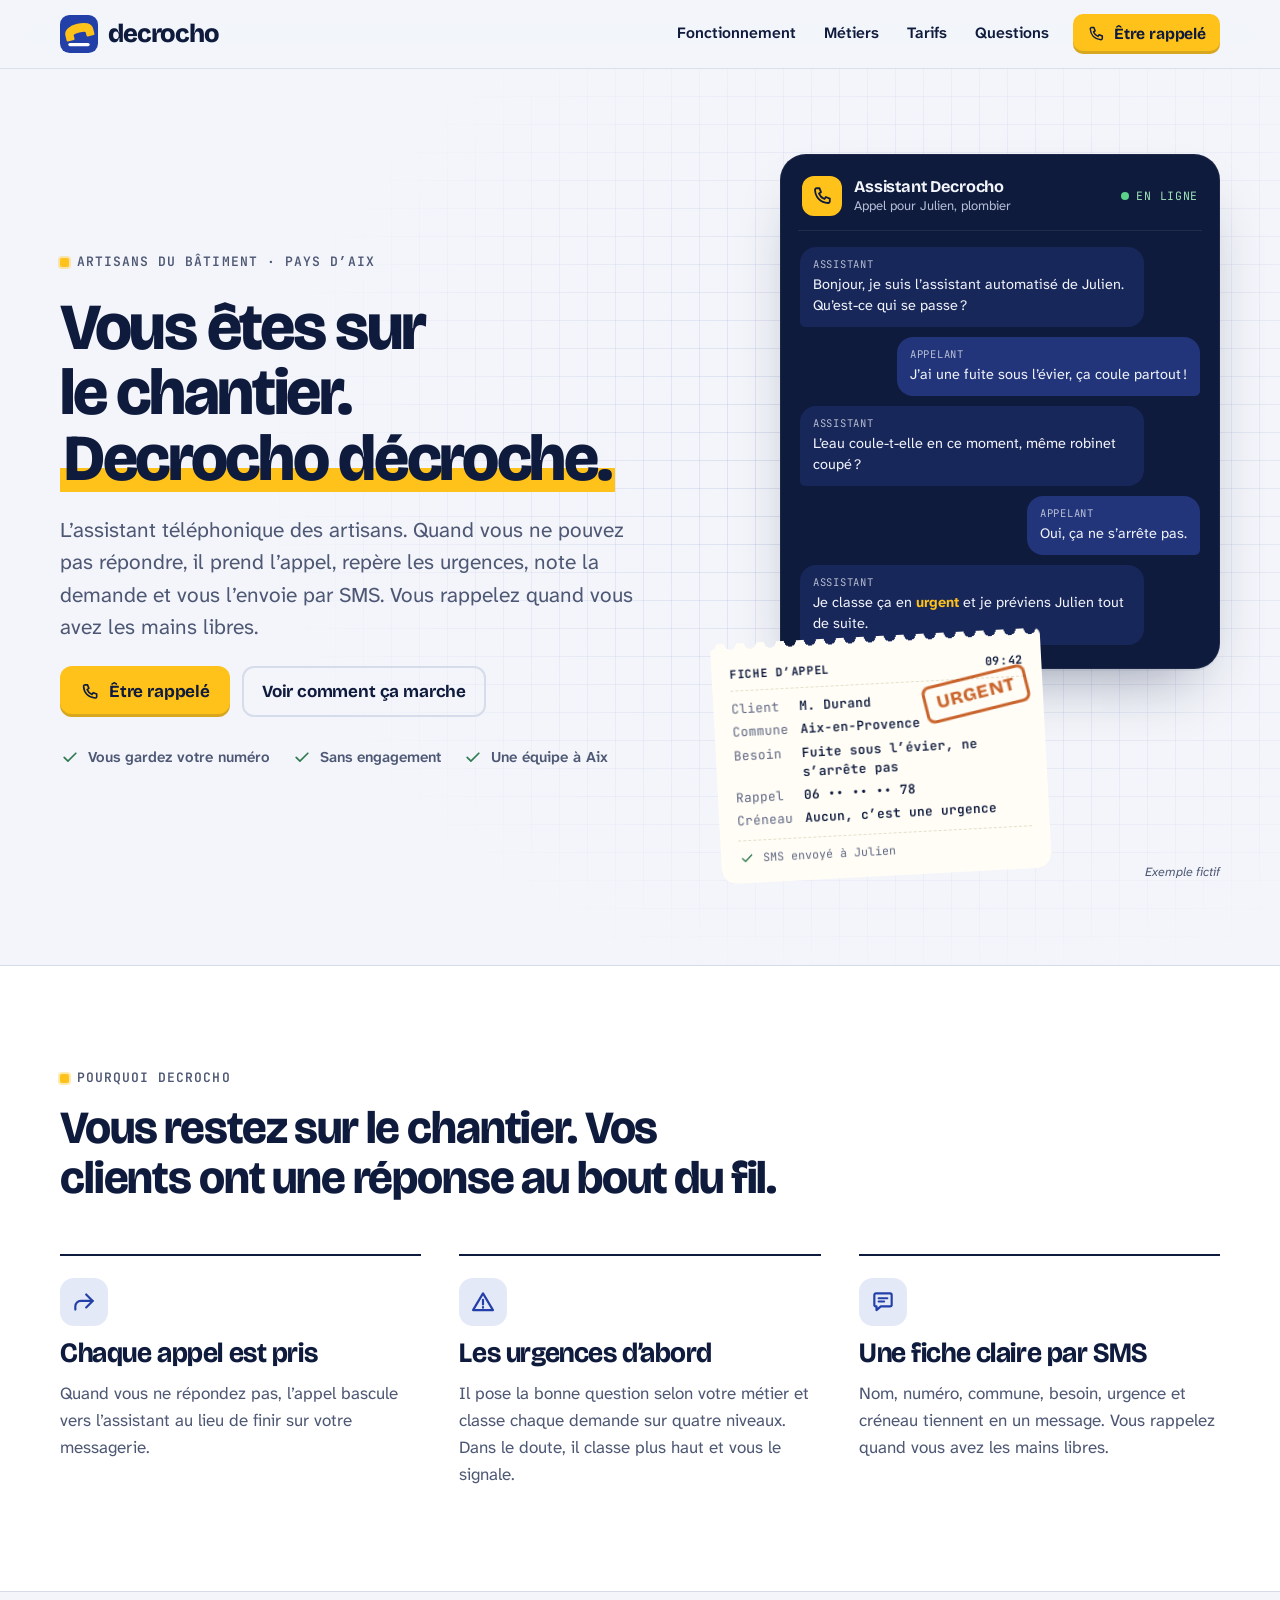
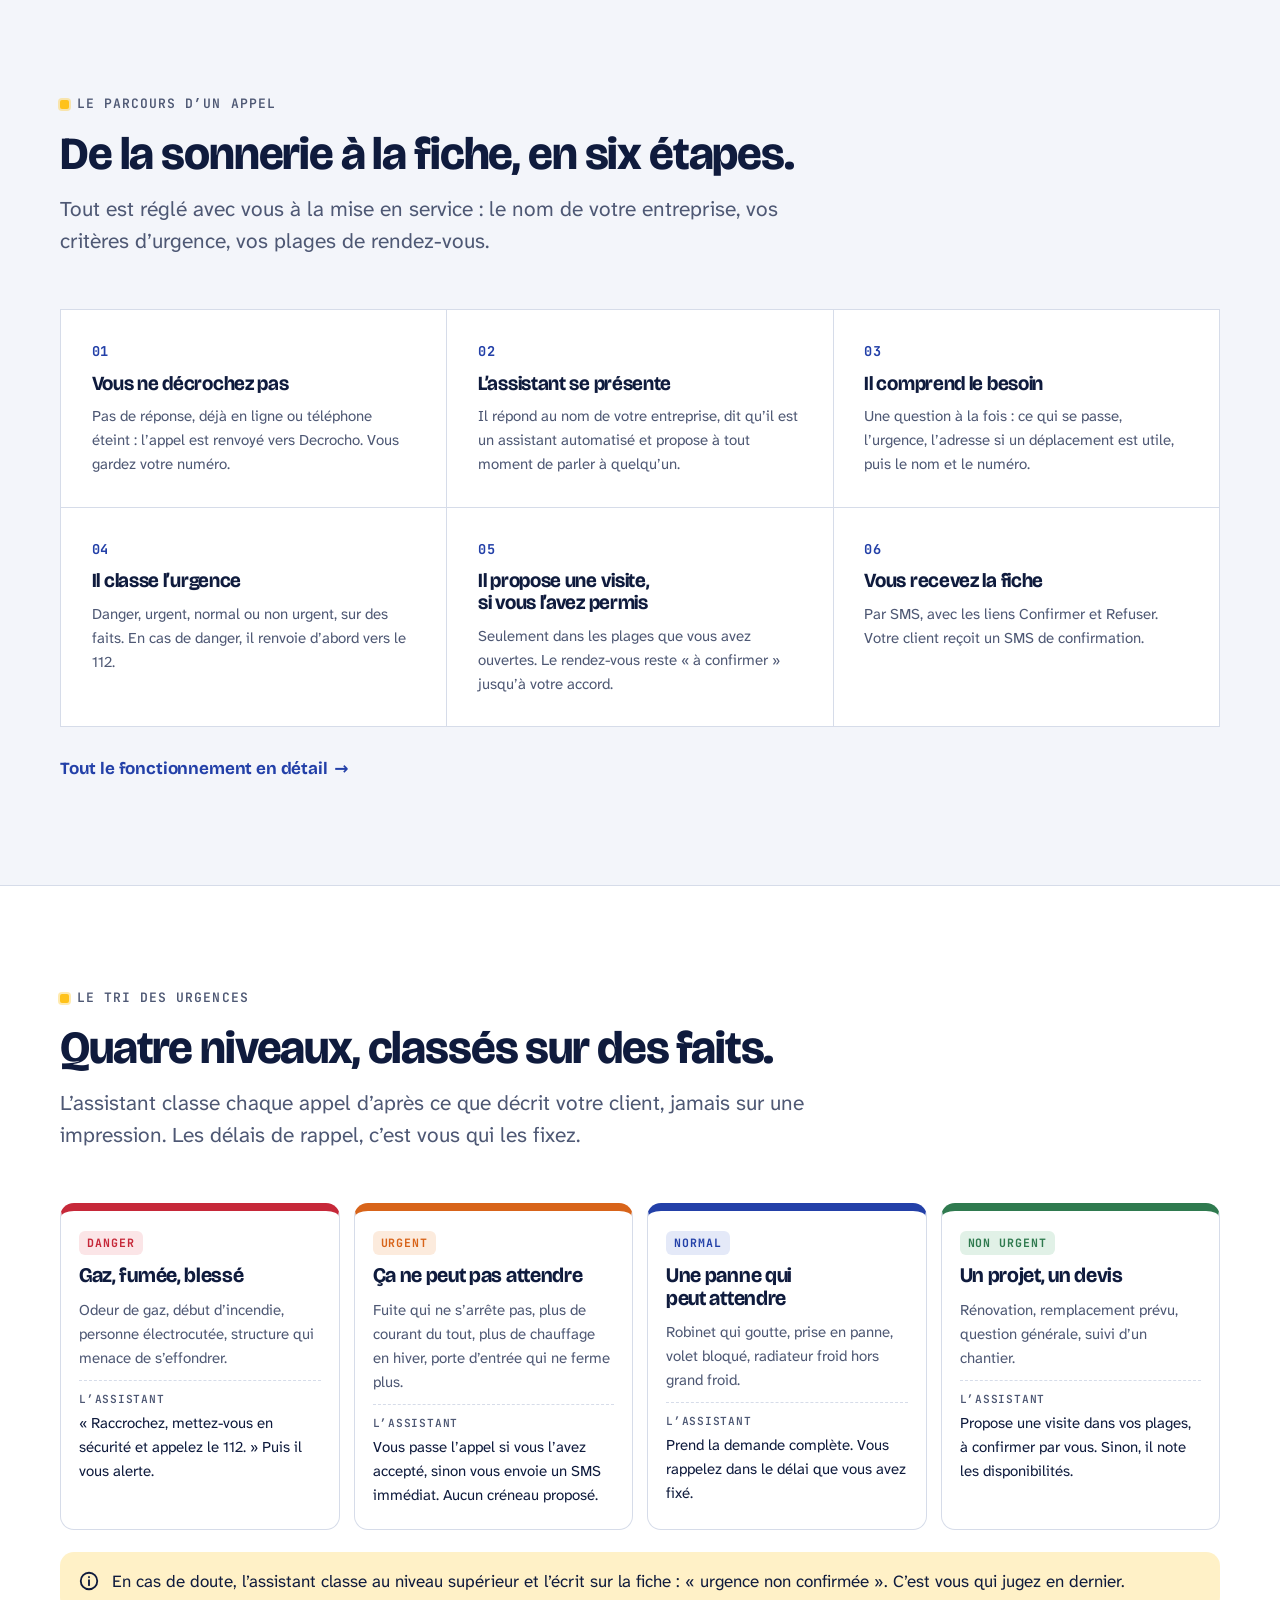
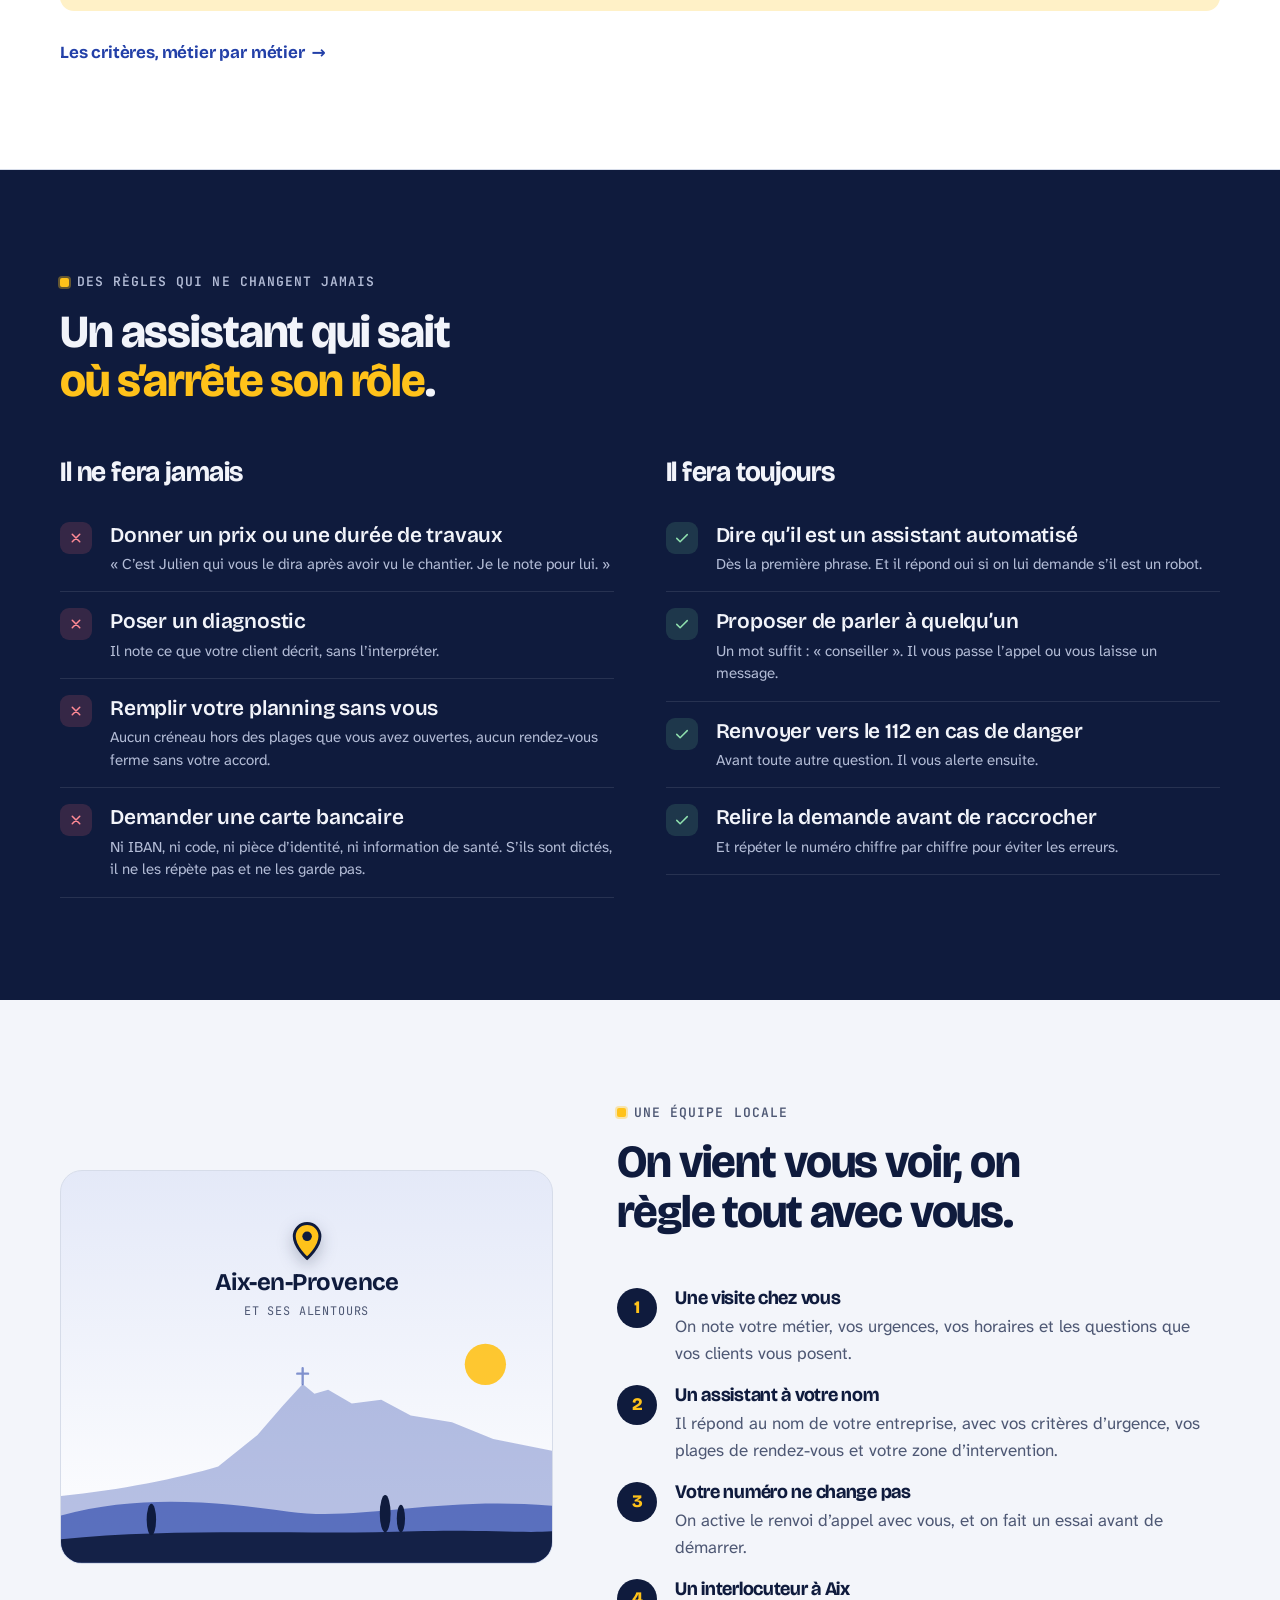
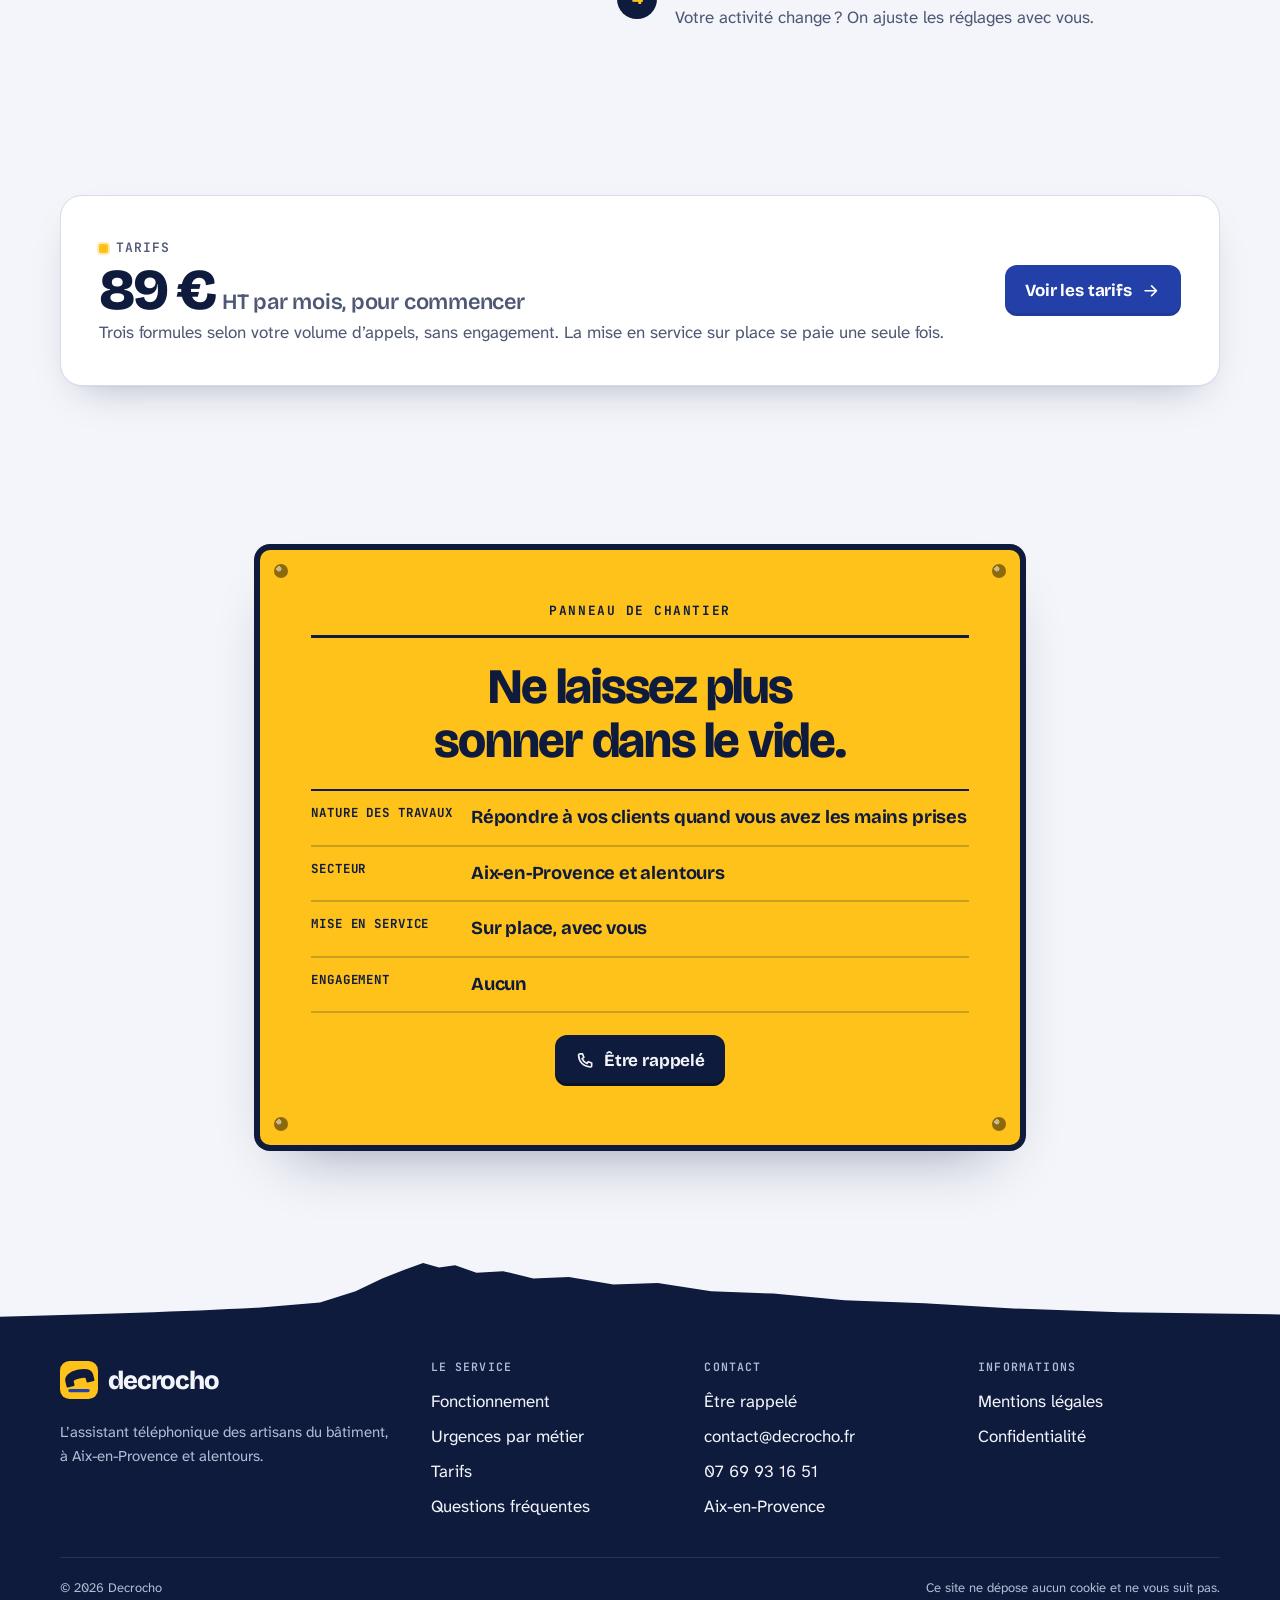
<file: decrocho-site/index.html>
<!doctype html>
<html lang="fr">
<head>
<meta charset="utf-8">
<meta name="viewport" content="width=device-width, initial-scale=1, viewport-fit=cover">
<title>Decrocho · L’assistant téléphonique des artisans du bâtiment, Aix-en-Provence</title>
<meta name="description" content="Quand vous êtes sur le chantier, Decrocho prend vos appels, repère les urgences et vous envoie une fiche par SMS. Artisans du Pays d’Aix, sans engagement.">
<link rel="canonical" href="https://decrocho.fr/">
<meta property="og:type" content="website">
<meta property="og:locale" content="fr_FR">
<meta property="og:site_name" content="Decrocho">
<meta property="og:title" content="Decrocho · L’assistant téléphonique des artisans du bâtiment, Aix-en-Provence">
<meta property="og:description" content="Quand vous êtes sur le chantier, Decrocho prend vos appels, repère les urgences et vous envoie une fiche par SMS. Artisans du Pays d’Aix, sans engagement.">
<meta property="og:url" content="https://decrocho.fr/">
<meta property="og:image" content="https://decrocho.fr/og-image.png">
<meta property="og:image:width" content="1200">
<meta property="og:image:height" content="630">
<meta property="og:image:alt" content="Decrocho, l’assistant téléphonique des artisans du bâtiment">
<meta name="twitter:card" content="summary_large_image">
<meta name="theme-color" content="#F3F5FA" media="(prefers-color-scheme: light)">
<meta name="theme-color" content="#0A1026" media="(prefers-color-scheme: dark)">
<link rel="icon" href="favicon.ico" sizes="32x32">
<link rel="icon" href="favicon.svg" type="image/svg+xml">
<link rel="apple-touch-icon" href="apple-touch-icon.png">
<link rel="manifest" href="site.webmanifest">
<link rel="preload" href="assets/fonts/bricolage-grotesque.woff2" as="font" type="font/woff2" crossorigin>
<link rel="preload" href="assets/fonts/atkinson-hyperlegible-next.woff2" as="font" type="font/woff2" crossorigin>
<link rel="stylesheet" href="assets/css/site.css">
<script>document.documentElement.classList.add('js')</script>
<script type="application/ld+json">{"@context": "https://schema.org", "@type": "Organization", "name": "Decrocho", "url": "https://decrocho.fr/", "logo": "https://decrocho.fr/assets/img/icon-512.png", "email": "contact@decrocho.fr", "description": "Assistant téléphonique pour les artisans du bâtiment : prise d'appels, tri des urgences, fiche par SMS.", "areaServed": {"@type": "City", "name": "Aix-en-Provence"}, "telephone": "07 69 93 16 51"}</script>
</head>
<body>
<a class="skip" href="#contenu">Aller au contenu</a>
<header class="site-header">
  <div class="wrap">
    <a class="brand" href="index.html" aria-label="Decrocho, retour à l'accueil"><svg viewBox="0 0 64 64" aria-hidden="true" focusable="false"><rect width="64" height="64" rx="16" fill="#2340A8"/><g transform="translate(32 27) rotate(-14) scale(.72)"><path d="M-31 15 L-31 3 C-31 -9 -18 -15 0 -15 C18 -15 31 -9 31 3 L31 15 L17 15 L17 7 C17 3 10 1 0 1 C-10 1 -17 3 -17 7 L-17 15 Z" fill="#FFC21A" stroke="#FFC21A" stroke-width="5" stroke-linejoin="round"/></g><rect x="14" y="47" width="36" height="5.5" rx="2.75" fill="#FFFFFF"/></svg><span>decrocho</span></a>
    <button class="nav-toggle" type="button" aria-expanded="false" aria-controls="menu" aria-label="Ouvrir le menu">
      <span class="icon-open"><svg viewBox="0 0 24 24" fill="none" stroke="currentColor" stroke-width="2" stroke-linecap="round" stroke-linejoin="round" aria-hidden="true" focusable="false"><path d="M4 7h16M4 12h16M4 17h16"/></svg></span><span class="icon-close"><svg viewBox="0 0 24 24" fill="none" stroke="currentColor" stroke-width="2" stroke-linecap="round" stroke-linejoin="round" aria-hidden="true" focusable="false"><path d="M6 6l12 12M18 6 6 18"/></svg></span>
    </button>
    <nav class="nav" id="menu" aria-label="Menu principal">
      <a href="fonctionnement.html">Fonctionnement</a>
      <a href="metiers.html">Métiers</a>
      <a href="tarifs.html">Tarifs</a>
      <a href="questions.html">Questions</a>
      <span class="header-cta"><a class="btn btn--small" href="contact.html"><svg viewBox="0 0 24 24" fill="none" stroke="currentColor" stroke-width="2" stroke-linecap="round" stroke-linejoin="round" aria-hidden="true" focusable="false"><path d="M6.2 3.5h3l1.7 4.3-2.2 1.5a11.5 11.5 0 0 0 6 6l1.5-2.2 4.3 1.7v3a1.8 1.8 0 0 1-1.9 1.8C10.4 19.1 4.9 13.6 4.4 5.4a1.8 1.8 0 0 1 1.8-1.9z"/></svg>Être rappelé</a></span>
    </nav>
  </div>
</header>
<main id="contenu">
<section class="hero">
  <div class="wrap hero-grid">
    <div class="hero-copy">
      <p class="eyebrow">Artisans du bâtiment · Pays d’Aix</p>
      <h1><span class="line">Vous êtes sur le chantier.</span> <span class="line"><span class="mark">Decrocho décroche.</span></span></h1>
      <p class="lead">L’assistant téléphonique des artisans. Quand vous ne pouvez pas répondre, il prend l’appel, repère les urgences, note la demande et vous l’envoie par SMS. Vous rappelez quand vous avez les mains libres.</p>
      <div class="btn-row">
        <a class="btn" href="contact.html"><svg viewBox="0 0 24 24" fill="none" stroke="currentColor" stroke-width="2" stroke-linecap="round" stroke-linejoin="round" aria-hidden="true" focusable="false"><path d="M6.2 3.5h3l1.7 4.3-2.2 1.5a11.5 11.5 0 0 0 6 6l1.5-2.2 4.3 1.7v3a1.8 1.8 0 0 1-1.9 1.8C10.4 19.1 4.9 13.6 4.4 5.4a1.8 1.8 0 0 1 1.8-1.9z"/></svg>Être rappelé</a>
        <a class="btn btn--line" href="fonctionnement.html">Voir comment ça marche</a>
      </div>
      <ul class="hero-points">
        <li><svg viewBox="0 0 24 24" fill="none" stroke="currentColor" stroke-width="2" stroke-linecap="round" stroke-linejoin="round" aria-hidden="true" focusable="false"><path d="m5 12.5 4.5 4.5L19 7.5"/></svg>Vous gardez votre numéro</li>
        <li><svg viewBox="0 0 24 24" fill="none" stroke="currentColor" stroke-width="2" stroke-linecap="round" stroke-linejoin="round" aria-hidden="true" focusable="false"><path d="m5 12.5 4.5 4.5L19 7.5"/></svg>Sans engagement</li>
        <li><svg viewBox="0 0 24 24" fill="none" stroke="currentColor" stroke-width="2" stroke-linecap="round" stroke-linejoin="round" aria-hidden="true" focusable="false"><path d="m5 12.5 4.5 4.5L19 7.5"/></svg>Une équipe à Aix</li>
      </ul>
    </div>
    <figure class="scene anime">
      <div class="ecran">
        <div class="ecran-top">
          <span class="ecran-avatar"><svg viewBox="0 0 24 24" fill="none" stroke="currentColor" stroke-width="2" stroke-linecap="round" stroke-linejoin="round" aria-hidden="true" focusable="false"><path d="M6.2 3.5h3l1.7 4.3-2.2 1.5a11.5 11.5 0 0 0 6 6l1.5-2.2 4.3 1.7v3a1.8 1.8 0 0 1-1.9 1.8C10.4 19.1 4.9 13.6 4.4 5.4a1.8 1.8 0 0 1 1.8-1.9z"/></svg></span>
          <span class="ecran-who"><b>Assistant Decrocho</b><span>Appel pour Julien, plombier</span></span>
          <span class="ecran-live"><i></i>En ligne</span>
        </div>
        <div class="bulles">
          <p class="bulle bulle--agent"><small>Assistant</small>Bonjour, je suis l’assistant automatisé de Julien. Qu’est-ce qui se passe ?</p>
          <p class="bulle bulle--client"><small>Appelant</small>J’ai une fuite sous l’évier, ça coule partout !</p>
          <p class="bulle bulle--agent"><small>Assistant</small>L’eau coule-t-elle en ce moment, même robinet coupé ?</p>
          <p class="bulle bulle--client"><small>Appelant</small>Oui, ça ne s’arrête pas.</p>
          <p class="bulle bulle--agent"><small>Assistant</small>Je classe ça en <b>urgent</b> et je préviens Julien tout de suite.</p>
        </div>
      </div>
      <div class="fiche">
        <p class="fiche-head"><span>Fiche d’appel</span><span>09:42</span></p>
        <dl>
          <dt>Client</dt><dd>M. Durand</dd>
          <dt>Commune</dt><dd>Aix-en-Provence</dd>
          <dt>Besoin</dt><dd>Fuite sous l’évier, ne s’arrête pas</dd>
          <dt>Rappel</dt><dd>06 •• •• •• 78</dd>
          <dt>Créneau</dt><dd>Aucun, c’est une urgence</dd>
        </dl>
        <p class="fiche-foot"><svg viewBox="0 0 24 24" fill="none" stroke="currentColor" stroke-width="2" stroke-linecap="round" stroke-linejoin="round" aria-hidden="true" focusable="false"><path d="m5 12.5 4.5 4.5L19 7.5"/></svg>SMS envoyé à Julien</p>
        <span class="tampon" aria-hidden="true">URGENT</span>
      </div>
      <figcaption class="scene-note">Exemple fictif</figcaption>
    </figure>
  </div>
</section>

<section class="section section--surface">
  <div class="wrap">
    <div class="section-head">
      <p class="eyebrow">Pourquoi Decrocho</p>
      <h2>Vous restez sur le chantier. Vos clients ont une réponse au bout du fil.</h2>
    </div>
    <div class="grid-3">
      <article class="atout">
        <span class="atout-icon"><svg viewBox="0 0 24 24" fill="none" stroke="currentColor" stroke-width="2" stroke-linecap="round" stroke-linejoin="round" aria-hidden="true" focusable="false"><path d="M14 5l6 6-6 6"/><path d="M20 11H9a5 5 0 0 0-5 5v3"/></svg></span>
        <h3>Chaque appel est pris</h3>
        <p>Quand vous ne répondez pas, l’appel bascule vers l’assistant au lieu de finir sur votre messagerie.</p>
      </article>
      <article class="atout">
        <span class="atout-icon"><svg viewBox="0 0 24 24" fill="none" stroke="currentColor" stroke-width="2" stroke-linecap="round" stroke-linejoin="round" aria-hidden="true" focusable="false"><path d="M12 4 2.8 19.5h18.4L12 4z"/><path d="M12 10v4.2M12 16.8v.4"/></svg></span>
        <h3>Les urgences d’abord</h3>
        <p>Il pose la bonne question selon votre métier et classe chaque demande sur quatre niveaux. Dans le doute, il classe plus haut et vous le signale.</p>
      </article>
      <article class="atout">
        <span class="atout-icon"><svg viewBox="0 0 24 24" fill="none" stroke="currentColor" stroke-width="2" stroke-linecap="round" stroke-linejoin="round" aria-hidden="true" focusable="false"><path d="M5.5 4h13A1.5 1.5 0 0 1 20 5.5v9a1.5 1.5 0 0 1-1.5 1.5H10l-4 3.5V16h-.5A1.5 1.5 0 0 1 4 14.5v-9A1.5 1.5 0 0 1 5.5 4z"/><path d="M8 8.5h8M8 11.5h5"/></svg></span>
        <h3>Une fiche claire par SMS</h3>
        <p>Nom, numéro, commune, besoin, urgence et créneau tiennent en un message. Vous rappelez quand vous avez les mains libres.</p>
      </article>
    </div>
  </div>
</section>

<section class="section">
  <div class="wrap">
    <div class="section-head">
      <p class="eyebrow">Le parcours d’un appel</p>
      <h2>De la sonnerie à la fiche, en six étapes.</h2>
      <p class="lead">Tout est réglé avec vous à la mise en service : le nom de votre entreprise, vos critères d’urgence, vos plages de rendez-vous.</p>
    </div>
    <ol class="parcours">
      <li><h3>Vous ne décrochez pas</h3><p>Pas de réponse, déjà en ligne ou téléphone éteint : l’appel est renvoyé vers Decrocho. Vous gardez votre numéro.</p></li>
      <li><h3>L’assistant se présente</h3><p>Il répond au nom de votre entreprise, dit qu’il est un assistant automatisé et propose à tout moment de parler à quelqu’un.</p></li>
      <li><h3>Il comprend le besoin</h3><p>Une question à la fois : ce qui se passe, l’urgence, l’adresse si un déplacement est utile, puis le nom et le numéro.</p></li>
      <li><h3>Il classe l’urgence</h3><p>Danger, urgent, normal ou non urgent, sur des faits. En cas de danger, il renvoie d’abord vers le 112.</p></li>
      <li><h3>Il propose une visite, si vous l’avez permis</h3><p>Seulement dans les plages que vous avez ouvertes. Le rendez-vous reste « à confirmer » jusqu’à votre accord.</p></li>
      <li><h3>Vous recevez la fiche</h3><p>Par SMS, avec les liens Confirmer et Refuser. Votre client reçoit un SMS de confirmation.</p></li>
    </ol>
    <p class="suite-lien"><a class="link-arrow" href="fonctionnement.html">Tout le fonctionnement en détail</a></p>
  </div>
</section>

<section class="section section--surface">
  <div class="wrap">
    <div class="section-head">
      <p class="eyebrow">Le tri des urgences</p>
      <h2>Quatre niveaux, classés sur des faits.</h2>
      <p class="lead">L’assistant classe chaque appel d’après ce que décrit votre client, jamais sur une impression. Les délais de rappel, c’est vous qui les fixez.</p>
    </div>
    <div class="urgences">
      <article class="urgence urgence--danger">
        <span class="urgence-niveau">Danger</span>
        <h3>Gaz, fumée, blessé</h3>
        <p>Odeur de gaz, début d’incendie, personne électrocutée, structure qui menace de s’effondrer.</p>
        <p class="ensuite"><b>L’assistant</b>« Raccrochez, mettez-vous en sécurité et appelez le 112. » Puis il vous alerte.</p>
      </article>
      <article class="urgence urgence--urgent">
        <span class="urgence-niveau">Urgent</span>
        <h3>Ça ne peut pas attendre</h3>
        <p>Fuite qui ne s’arrête pas, plus de courant du tout, plus de chauffage en hiver, porte d’entrée qui ne ferme plus.</p>
        <p class="ensuite"><b>L’assistant</b>Vous passe l’appel si vous l’avez accepté, sinon vous envoie un SMS immédiat. Aucun créneau proposé.</p>
      </article>
      <article class="urgence urgence--normal">
        <span class="urgence-niveau">Normal</span>
        <h3>Une panne qui peut attendre</h3>
        <p>Robinet qui goutte, prise en panne, volet bloqué, radiateur froid hors grand froid.</p>
        <p class="ensuite"><b>L’assistant</b>Prend la demande complète. Vous rappelez dans le délai que vous avez fixé.</p>
      </article>
      <article class="urgence urgence--calme">
        <span class="urgence-niveau">Non urgent</span>
        <h3>Un projet, un devis</h3>
        <p>Rénovation, remplacement prévu, question générale, suivi d’un chantier.</p>
        <p class="ensuite"><b>L’assistant</b>Propose une visite dans vos plages, à confirmer par vous. Sinon, il note les disponibilités.</p>
      </article>
    </div>
    <p class="note-doute"><svg viewBox="0 0 24 24" fill="none" stroke="currentColor" stroke-width="2" stroke-linecap="round" stroke-linejoin="round" aria-hidden="true" focusable="false"><circle cx="12" cy="12" r="9"/><path d="M12 11v5.5M12 7.6v.4"/></svg><span>En cas de doute, l’assistant classe au niveau supérieur et l’écrit sur la fiche : « urgence non confirmée ». C’est vous qui jugez en dernier.</span></p>
    <p class="suite-lien"><a class="link-arrow" href="metiers.html">Les critères, métier par métier</a></p>
  </div>
</section>

<section class="section section--night">
  <div class="wrap">
    <div class="section-head">
      <p class="eyebrow">Des règles qui ne changent jamais</p>
      <h2>Un assistant qui sait <span class="mark">où s’arrête son rôle</span>.</h2>
    </div>
    <div class="regles">
      <div>
        <h3>Il ne fera jamais</h3>
        <ul class="regle-liste">
          <li><span class="regle-ico regle-ico--non"><svg viewBox="0 0 24 24" fill="none" stroke="currentColor" stroke-width="2" stroke-linecap="round" stroke-linejoin="round" aria-hidden="true" focusable="false"><path d="M7 7l10 10M17 7 7 17"/></svg></span><div>Donner un prix ou une durée de travaux<span>« C’est Julien qui vous le dira après avoir vu le chantier. Je le note pour lui. »</span></div></li>
          <li><span class="regle-ico regle-ico--non"><svg viewBox="0 0 24 24" fill="none" stroke="currentColor" stroke-width="2" stroke-linecap="round" stroke-linejoin="round" aria-hidden="true" focusable="false"><path d="M7 7l10 10M17 7 7 17"/></svg></span><div>Poser un diagnostic<span>Il note ce que votre client décrit, sans l’interpréter.</span></div></li>
          <li><span class="regle-ico regle-ico--non"><svg viewBox="0 0 24 24" fill="none" stroke="currentColor" stroke-width="2" stroke-linecap="round" stroke-linejoin="round" aria-hidden="true" focusable="false"><path d="M7 7l10 10M17 7 7 17"/></svg></span><div>Remplir votre planning sans vous<span>Aucun créneau hors des plages que vous avez ouvertes, aucun rendez-vous ferme sans votre accord.</span></div></li>
          <li><span class="regle-ico regle-ico--non"><svg viewBox="0 0 24 24" fill="none" stroke="currentColor" stroke-width="2" stroke-linecap="round" stroke-linejoin="round" aria-hidden="true" focusable="false"><path d="M7 7l10 10M17 7 7 17"/></svg></span><div>Demander une carte bancaire<span>Ni IBAN, ni code, ni pièce d’identité, ni information de santé. S’ils sont dictés, il ne les répète pas et ne les garde pas.</span></div></li>
        </ul>
      </div>
      <div>
        <h3>Il fera toujours</h3>
        <ul class="regle-liste">
          <li><span class="regle-ico regle-ico--oui"><svg viewBox="0 0 24 24" fill="none" stroke="currentColor" stroke-width="2" stroke-linecap="round" stroke-linejoin="round" aria-hidden="true" focusable="false"><path d="m5 12.5 4.5 4.5L19 7.5"/></svg></span><div>Dire qu’il est un assistant automatisé<span>Dès la première phrase. Et il répond oui si on lui demande s’il est un robot.</span></div></li>
          <li><span class="regle-ico regle-ico--oui"><svg viewBox="0 0 24 24" fill="none" stroke="currentColor" stroke-width="2" stroke-linecap="round" stroke-linejoin="round" aria-hidden="true" focusable="false"><path d="m5 12.5 4.5 4.5L19 7.5"/></svg></span><div>Proposer de parler à quelqu’un<span>Un mot suffit : « conseiller ». Il vous passe l’appel ou vous laisse un message.</span></div></li>
          <li><span class="regle-ico regle-ico--oui"><svg viewBox="0 0 24 24" fill="none" stroke="currentColor" stroke-width="2" stroke-linecap="round" stroke-linejoin="round" aria-hidden="true" focusable="false"><path d="m5 12.5 4.5 4.5L19 7.5"/></svg></span><div>Renvoyer vers le 112 en cas de danger<span>Avant toute autre question. Il vous alerte ensuite.</span></div></li>
          <li><span class="regle-ico regle-ico--oui"><svg viewBox="0 0 24 24" fill="none" stroke="currentColor" stroke-width="2" stroke-linecap="round" stroke-linejoin="round" aria-hidden="true" focusable="false"><path d="m5 12.5 4.5 4.5L19 7.5"/></svg></span><div>Relire la demande avant de raccrocher<span>Et répéter le numéro chiffre par chiffre pour éviter les erreurs.</span></div></li>
        </ul>
      </div>
    </div>
  </div>
</section>

<section class="section">
  <div class="wrap local">
    <div class="local-visuel" aria-hidden="true">
      <svg viewBox="0 60 500 240" aria-hidden="true" focusable="false">
        <circle class="f-signal" cx="432" cy="98" r="21" opacity=".9"/>
        <path class="f-accent" opacity=".32" d="M0 232C60 226 120 214 160 202L200 170L226 140L246 118L258 128L272 124L296 138L326 134L356 150L398 157L440 174L500 186V300H0Z"/>
        <path class="s-accent" opacity=".55" fill="none" stroke-width="2.4" stroke-linecap="round" d="M246 118V102M240.5 107.5H251.5"/>
        <path class="f-accent" opacity=".62" d="M0 252C80 230 160 238 232 248C304 258 384 232 500 242V300H0Z"/>
        <path class="f-night" opacity=".92" d="M0 276C120 264 258 272 360 268C424 266 470 270 500 268V300H0Z"/>
        <ellipse class="f-night" cx="330" cy="250" rx="5.5" ry="19"/>
        <ellipse class="f-night" cx="346" cy="255" rx="4.2" ry="14"/>
        <ellipse class="f-night" cx="92" cy="256" rx="4.8" ry="16"/>
      </svg>
      <div class="local-pin"><svg viewBox="0 0 24 24" aria-hidden="true" focusable="false"><path class="f-signal s-night" stroke-width="1.6" d="M12 22s-7-6.1-7-12a7 7 0 0 1 14 0c0 5.9-7 12-7 12z"/><circle class="f-night" cx="12" cy="10" r="2.6"/></svg><b>Aix-en-Provence</b><span>et ses alentours</span></div>
    </div>
    <div>
      <div class="section-head">
        <p class="eyebrow">Une équipe locale</p>
        <h2>On vient vous voir, on règle tout avec vous.</h2>
      </div>
      <ol class="etapes-locales">
        <li><div><h3>Une visite chez vous</h3><p>On note votre métier, vos urgences, vos horaires et les questions que vos clients vous posent.</p></div></li>
        <li><div><h3>Un assistant à votre nom</h3><p>Il répond au nom de votre entreprise, avec vos critères d’urgence, vos plages de rendez-vous et votre zone d’intervention.</p></div></li>
        <li><div><h3>Votre numéro ne change pas</h3><p>On active le renvoi d’appel avec vous, et on fait un essai avant de démarrer.</p></div></li>
        <li><div><h3>Un interlocuteur à Aix</h3><p>Votre activité change ? On ajuste les réglages avec vous.</p></div></li>
      </ol>
    </div>
  </div>
</section>

<section class="section section--tight">
  <div class="wrap">
    <div class="prix-bandeau">
      <div>
        <p class="eyebrow">Tarifs</p>
        <p class="chiffre">89 €<small>HT par mois, pour commencer</small></p>
        <p class="muted">Trois formules selon votre volume d’appels, sans engagement. La mise en service sur place se paie une seule fois.</p>
      </div>
      <a class="btn btn--accent" href="tarifs.html">Voir les tarifs<svg viewBox="0 0 24 24" fill="none" stroke="currentColor" stroke-width="2" stroke-linecap="round" stroke-linejoin="round" aria-hidden="true" focusable="false"><path d="M5 12h14M13 6l6 6-6 6"/></svg></a>
    </div>
  </div>
</section>

<section class="section">
  <div class="wrap wrap--narrow">
    <div class="panneau">
      <p class="panneau-titre">Panneau de chantier</p>
      <h2>Ne laissez plus sonner dans le vide.</h2>
      <dl>
        <dt>Nature des travaux</dt><dd>Répondre à vos clients quand vous avez les mains prises</dd>
        <dt>Secteur</dt><dd>Aix-en-Provence et alentours</dd>
        <dt>Mise en service</dt><dd>Sur place, avec vous</dd>
        <dt>Engagement</dt><dd>Aucun</dd>
      </dl>
      <div class="btn-row"><a class="btn btn--night" href="contact.html"><svg viewBox="0 0 24 24" fill="none" stroke="currentColor" stroke-width="2" stroke-linecap="round" stroke-linejoin="round" aria-hidden="true" focusable="false"><path d="M6.2 3.5h3l1.7 4.3-2.2 1.5a11.5 11.5 0 0 0 6 6l1.5-2.2 4.3 1.7v3a1.8 1.8 0 0 1-1.9 1.8C10.4 19.1 4.9 13.6 4.4 5.4a1.8 1.8 0 0 1 1.8-1.9z"/></svg>Être rappelé</a></div>
      <div class="vis-bas" aria-hidden="true"><i></i><i></i></div>
    </div>
  </div>
</section>
</main>
<footer class="site-footer">
  <svg class="crete" viewBox="0 0 1440 120" preserveAspectRatio="none" aria-hidden="true" focusable="false"><path fill="currentColor" d="M0 132V92C110 89 210 85 290 80L360 73L400 58L430 41L455 29L476 20L494 26L512 23L536 33L566 31L600 41L640 39L690 49L740 47L800 58L870 61L950 70L1040 74L1140 81L1260 86L1440 89V132Z"/></svg>
  <div class="wrap">
    <div class="footer-grid">
      <div>
        <a class="brand" href="index.html" aria-label="Decrocho, retour à l'accueil"><svg viewBox="0 0 64 64" aria-hidden="true" focusable="false"><rect width="64" height="64" rx="16" fill="#FFC21A"/><g transform="translate(32 27) rotate(-14) scale(.72)"><path d="M-31 15 L-31 3 C-31 -9 -18 -15 0 -15 C18 -15 31 -9 31 3 L31 15 L17 15 L17 7 C17 3 10 1 0 1 C-10 1 -17 3 -17 7 L-17 15 Z" fill="#0F1B3D" stroke="#0F1B3D" stroke-width="5" stroke-linejoin="round"/></g><rect x="14" y="47" width="36" height="5.5" rx="2.75" fill="#2340A8"/></svg><span>decrocho</span></a>
        <p>L’assistant téléphonique des artisans du bâtiment, à Aix-en-Provence et alentours.</p>
      </div>
      <div>
        <h2>Le service</h2>
        <ul>
          <li><a href="fonctionnement.html">Fonctionnement</a></li>
          <li><a href="metiers.html">Urgences par métier</a></li>
          <li><a href="tarifs.html">Tarifs</a></li>
          <li><a href="questions.html">Questions fréquentes</a></li>
        </ul>
      </div>
      <div>
        <h2>Contact</h2>
        <ul>
          <li><a href="contact.html">Être rappelé</a></li>
          <li><a href="mailto:contact@decrocho.fr">contact@decrocho.fr</a></li>
          <li>07 69 93 16 51</li>
          <li>Aix-en-Provence</li>
        </ul>
      </div>
      <div>
        <h2>Informations</h2>
        <ul>
          <li><a href="mentions-legales.html">Mentions légales</a></li>
          <li><a href="confidentialite.html">Confidentialité</a></li>
        </ul>
      </div>
    </div>
    <div class="footer-bas">
      <span>© <span data-annee>2026</span> Decrocho</span>
      <span>Ce site ne dépose aucun cookie et ne vous suit pas.</span>
    </div>
  </div>
</footer>
<script src="assets/js/site.js" defer></script>
</body>
</html>
</file>
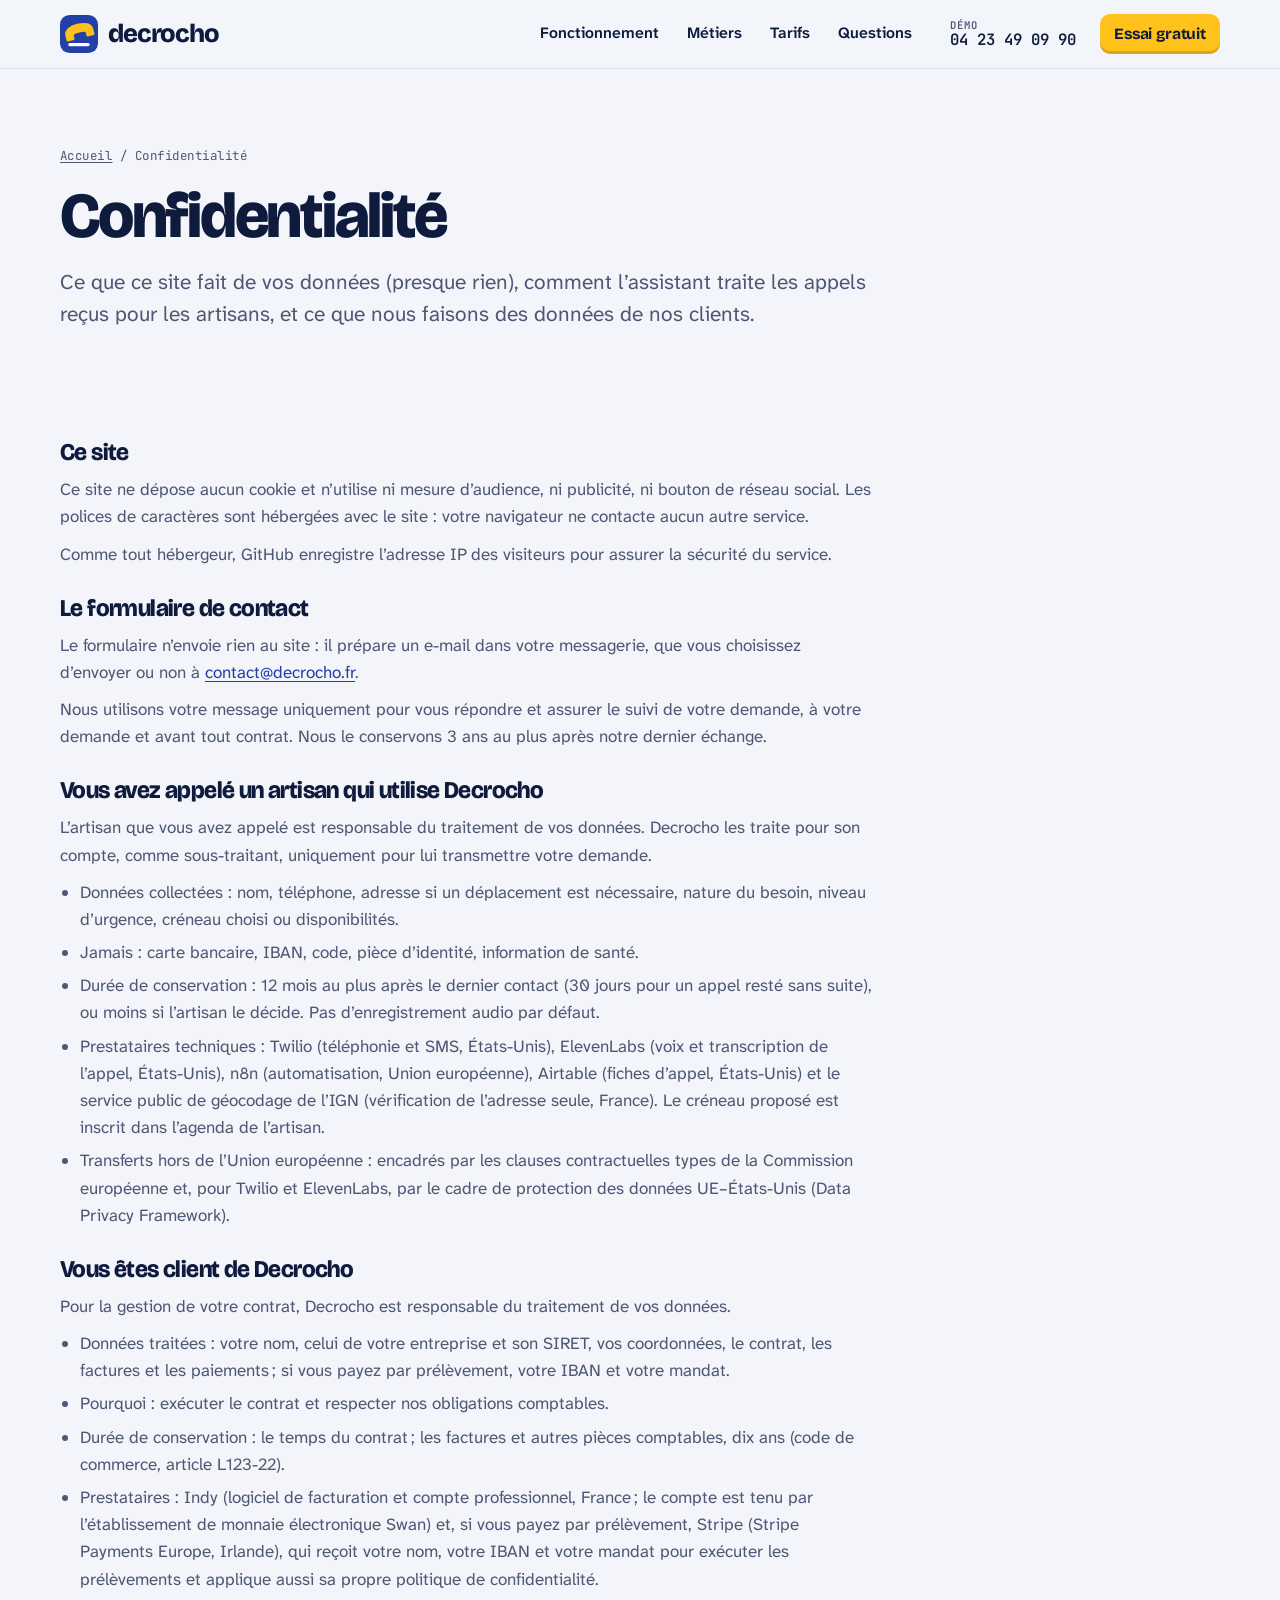
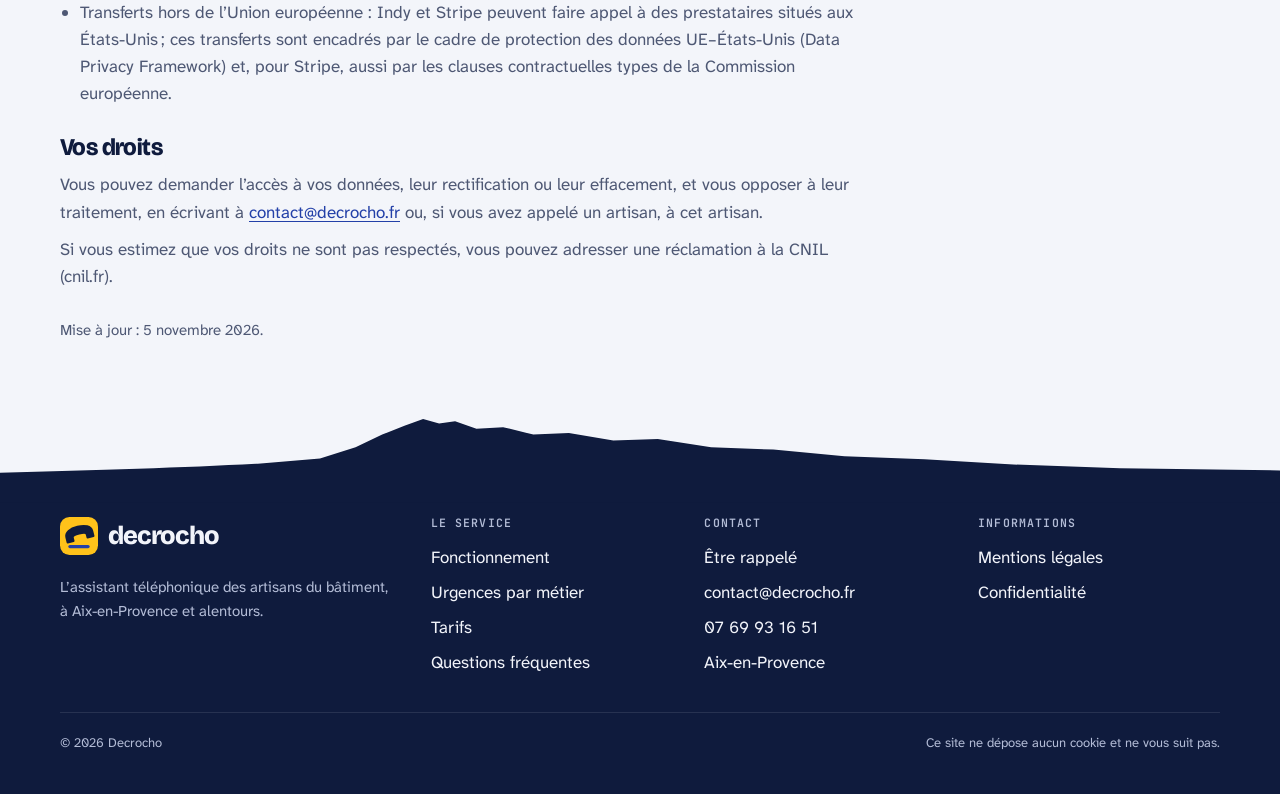
<file: confidentialite.html>
<!doctype html>
<html lang="fr">
<head>
<meta charset="utf-8">
<meta name="viewport" content="width=device-width, initial-scale=1, viewport-fit=cover">
<title>Confidentialité · Decrocho</title>
<meta name="description" content="Ce site ne dépose aucun cookie. Comment Decrocho traite les données des appels reçus pour les artisans et celles de ses clients.">
<link rel="canonical" href="https://decrocho.fr/confidentialite.html">
<meta property="og:type" content="website">
<meta property="og:locale" content="fr_FR">
<meta property="og:site_name" content="Decrocho">
<meta property="og:title" content="Confidentialité · Decrocho">
<meta property="og:description" content="Ce site ne dépose aucun cookie. Comment Decrocho traite les données des appels reçus pour les artisans et celles de ses clients.">
<meta property="og:url" content="https://decrocho.fr/confidentialite.html">
<meta property="og:image" content="https://decrocho.fr/og-image.png">
<meta property="og:image:width" content="1200">
<meta property="og:image:height" content="630">
<meta property="og:image:alt" content="Decrocho, l’assistant téléphonique des artisans du bâtiment">
<meta name="twitter:card" content="summary_large_image">
<meta name="theme-color" content="#F3F5FA" media="(prefers-color-scheme: light)">
<meta name="theme-color" content="#0A1026" media="(prefers-color-scheme: dark)">
<link rel="icon" href="favicon.ico" sizes="48x48">
<link rel="icon" href="assets/img/icon-192.png" sizes="192x192" type="image/png">
<link rel="icon" href="favicon.svg" type="image/svg+xml">
<link rel="apple-touch-icon" href="apple-touch-icon.png">
<link rel="manifest" href="site.webmanifest">
<link rel="preload" href="assets/fonts/bricolage-grotesque.woff2" as="font" type="font/woff2" crossorigin>
<link rel="preload" href="assets/fonts/atkinson-hyperlegible-next.woff2" as="font" type="font/woff2" crossorigin>
<link rel="stylesheet" href="assets/css/site.css?v=559edc6c38">
<script>document.documentElement.classList.add('js')</script>

</head>
<body>
<a class="skip" href="#contenu">Aller au contenu</a>
<header class="site-header">
  <div class="wrap">
    <a class="brand" href="index.html" aria-label="Decrocho, retour à l'accueil"><svg viewBox="0 0 64 64" width="32" height="32" aria-hidden="true" focusable="false"><rect width="64" height="64" rx="16" fill="#2340A8"/><g transform="translate(32 27) rotate(-14) scale(.72)"><path d="M-31 15 L-31 3 C-31 -9 -18 -15 0 -15 C18 -15 31 -9 31 3 L31 15 L17 15 L17 7 C17 3 10 1 0 1 C-10 1 -17 3 -17 7 L-17 15 Z" fill="#FFC21A" stroke="#FFC21A" stroke-width="5" stroke-linejoin="round"/></g><rect x="14" y="47" width="36" height="5.5" rx="2.75" fill="#FFFFFF"/></svg><span>decrocho</span></a>
    <button class="nav-toggle" type="button" aria-expanded="false" aria-controls="menu" aria-label="Ouvrir le menu">
      <span class="icon-open"><svg class="i i-menu" viewBox="0 0 24 24" width="24" height="24" fill="none" stroke="currentColor" stroke-width="2" stroke-linecap="round" stroke-linejoin="round" aria-hidden="true" focusable="false"><path d="M4 7h16M4 12h16M4 17h16"/></svg></span><span class="icon-close"><svg class="i i-close" viewBox="0 0 24 24" width="24" height="24" fill="none" stroke="currentColor" stroke-width="2" stroke-linecap="round" stroke-linejoin="round" aria-hidden="true" focusable="false"><path d="M6 6l12 12M18 6 6 18"/></svg></span>
    </button>
    <nav class="nav" id="menu" aria-label="Menu principal">
      <a href="fonctionnement.html">Fonctionnement</a>
      <a href="metiers.html">Métiers</a>
      <a href="tarifs.html">Tarifs</a>
      <a href="questions.html">Questions</a>
      <a class="nav-demo" href="tel:+33423490990"><small>Démo</small>04 23 49 09 90</a>
      <span class="header-cta"><a class="btn btn--small" href="contact.html">Essai gratuit</a></span>
    </nav>
  </div>
</header>
<main id="contenu">
<section class="page-hero">
  <div class="wrap">
    <p class="fil"><a href="index.html">Accueil</a> / Confidentialité</p>
    <h1>Confidentialité</h1>
    <p class="lead">Ce que ce site fait de vos données (presque rien), comment l’assistant traite les appels reçus pour les artisans, et ce que nous faisons des données de nos clients.</p>
  </div>
</section>

<section class="section section--tight">
  <div class="wrap">
    <div class="legal">
      <section>
        <h2>Ce site</h2>
        <p>Ce site ne dépose aucun cookie et n’utilise ni mesure d’audience, ni publicité, ni bouton de réseau social. Les polices de caractères sont hébergées avec le site : votre navigateur ne contacte aucun autre service.</p>
        <p>Comme tout hébergeur, GitHub enregistre l’adresse IP des visiteurs pour assurer la sécurité du service.</p>
      </section>
      <section>
        <h2>Le formulaire de contact</h2>
        <p>Le formulaire n’envoie rien au site : il prépare un e-mail dans votre messagerie, que vous choisissez d’envoyer ou non à <a href="mailto:contact@decrocho.fr">contact@decrocho.fr</a>.</p>
        <p>Nous utilisons votre message uniquement pour vous répondre et assurer le suivi de votre demande, à votre demande et avant tout contrat. Nous le conservons 3 ans au plus après notre dernier échange.</p>
      </section>
      <section id="appelants">
        <h2>Vous avez appelé un artisan qui utilise Decrocho</h2>
        <p>L’artisan que vous avez appelé est responsable du traitement de vos données. Decrocho les traite pour son compte, comme sous-traitant, uniquement pour lui transmettre votre demande.</p>
        <ul>
          <li>Données collectées : nom, téléphone, adresse si un déplacement est nécessaire, nature du besoin, niveau d’urgence, créneau choisi ou disponibilités.</li>
          <li>Jamais : carte bancaire, IBAN, code, pièce d’identité, information de santé.</li>
          <li>Durée de conservation : 12 mois au plus après le dernier contact (30 jours pour un appel resté sans suite), ou moins si l’artisan le décide. Pas d’enregistrement audio par défaut.</li>
          <li>Prestataires techniques : Twilio (téléphonie et SMS, États-Unis), ElevenLabs (voix et transcription de l’appel, États-Unis), n8n (automatisation, Union européenne), Airtable (fiches d’appel, États-Unis) et le service public de géocodage de l’IGN (vérification de l’adresse seule, France). Le créneau proposé est inscrit dans l’agenda de l’artisan.</li>
          <li>Transferts hors de l’Union européenne : encadrés par les clauses contractuelles types de la Commission européenne et, pour Twilio et ElevenLabs, par le cadre de protection des données UE–États-Unis (Data Privacy Framework).</li>
        </ul>
      </section>
      <section id="clients">
        <h2>Vous êtes client de Decrocho</h2>
        <p>Pour la gestion de votre contrat, Decrocho est responsable du traitement de vos données.</p>
        <ul>
          <li>Données traitées : votre nom, celui de votre entreprise et son SIRET, vos coordonnées, le contrat, les factures et les paiements ; si vous payez par prélèvement, votre IBAN et votre mandat.</li>
          <li>Pourquoi : exécuter le contrat et respecter nos obligations comptables.</li>
          <li>Durée de conservation : le temps du contrat ; les factures et autres pièces comptables, dix ans (code de commerce, article L123-22).</li>
          <li>Prestataires : Indy (logiciel de facturation et compte professionnel, France ; le compte est tenu par l’établissement de monnaie électronique Swan) et, si vous payez par prélèvement, Stripe (Stripe Payments Europe, Irlande), qui reçoit votre nom, votre IBAN et votre mandat pour exécuter les prélèvements et applique aussi sa propre politique de confidentialité.</li>
          <li>Transferts hors de l’Union européenne : Indy et Stripe peuvent faire appel à des prestataires situés aux États-Unis ; ces transferts sont encadrés par le cadre de protection des données UE–États-Unis (Data Privacy Framework) et, pour Stripe, aussi par les clauses contractuelles types de la Commission européenne.</li>
        </ul>
      </section>
      <section>
        <h2>Vos droits</h2>
        <p>Vous pouvez demander l’accès à vos données, leur rectification ou leur effacement, et vous opposer à leur traitement, en écrivant à <a href="mailto:contact@decrocho.fr">contact@decrocho.fr</a> ou, si vous avez appelé un artisan, à cet artisan.</p>
        <p>Si vous estimez que vos droits ne sont pas respectés, vous pouvez adresser une réclamation à la CNIL (cnil.fr).</p>
      </section>
      <p class="small muted">Mise à jour : 5 novembre 2026.</p>
    </div>
  </div>
</section>
</main>
<footer class="site-footer">
  <svg class="crete" viewBox="0 0 1440 120" preserveAspectRatio="none" aria-hidden="true" focusable="false"><path fill="currentColor" d="M0 132V92C110 89 210 85 290 80L360 73L400 58L430 41L455 29L476 20L494 26L512 23L536 33L566 31L600 41L640 39L690 49L740 47L800 58L870 61L950 70L1040 74L1140 81L1260 86L1440 89V132Z"/></svg>
  <div class="wrap">
    <div class="footer-grid">
      <div>
        <a class="brand" href="index.html" aria-label="Decrocho, retour à l'accueil"><svg viewBox="0 0 64 64" width="32" height="32" aria-hidden="true" focusable="false"><rect width="64" height="64" rx="16" fill="#FFC21A"/><g transform="translate(32 27) rotate(-14) scale(.72)"><path d="M-31 15 L-31 3 C-31 -9 -18 -15 0 -15 C18 -15 31 -9 31 3 L31 15 L17 15 L17 7 C17 3 10 1 0 1 C-10 1 -17 3 -17 7 L-17 15 Z" fill="#0F1B3D" stroke="#0F1B3D" stroke-width="5" stroke-linejoin="round"/></g><rect x="14" y="47" width="36" height="5.5" rx="2.75" fill="#2340A8"/></svg><span>decrocho</span></a>
        <p>L’assistant téléphonique des artisans du bâtiment, à Aix-en-Provence et alentours.</p>
      </div>
      <div>
        <h2>Le service</h2>
        <ul>
          <li><a href="fonctionnement.html">Fonctionnement</a></li>
          <li><a href="metiers.html">Urgences par métier</a></li>
          <li><a href="tarifs.html">Tarifs</a></li>
          <li><a href="questions.html">Questions fréquentes</a></li>
        </ul>
      </div>
      <div>
        <h2>Contact</h2>
        <ul>
          <li><a href="contact.html">Être rappelé</a></li>
          <li><a href="mailto:contact@decrocho.fr">contact@decrocho.fr</a></li>
          <li>07 69 93 16 51</li>
          <li>Aix-en-Provence</li>
        </ul>
      </div>
      <div>
        <h2>Informations</h2>
        <ul>
          <li><a href="mentions-legales.html">Mentions légales</a></li>
          <li><a href="confidentialite.html">Confidentialité</a></li>
        </ul>
      </div>
    </div>
    <div class="footer-bas">
      <span>© <span data-annee>2026</span> Decrocho</span>
      <span>Ce site ne dépose aucun cookie et ne vous suit pas.</span>
    </div>
  </div>
</footer>
<div class="barre-mobile">
  <a class="btn btn--line" href="tel:+33423490990"><svg class="i i-phone" viewBox="0 0 24 24" width="24" height="24" fill="none" stroke="currentColor" stroke-width="2" stroke-linecap="round" stroke-linejoin="round" aria-hidden="true" focusable="false"><path d="M6.2 3.5h3l1.7 4.3-2.2 1.5a11.5 11.5 0 0 0 6 6l1.5-2.2 4.3 1.7v3a1.8 1.8 0 0 1-1.9 1.8C10.4 19.1 4.9 13.6 4.4 5.4a1.8 1.8 0 0 1 1.8-1.9z"/></svg>Appeler la démo</a>
  <a class="btn" href="contact.html">Essai gratuit</a>
</div>
<script src="assets/js/site.js?v=dd6b95b118" defer></script>
</body>
</html>
</file>
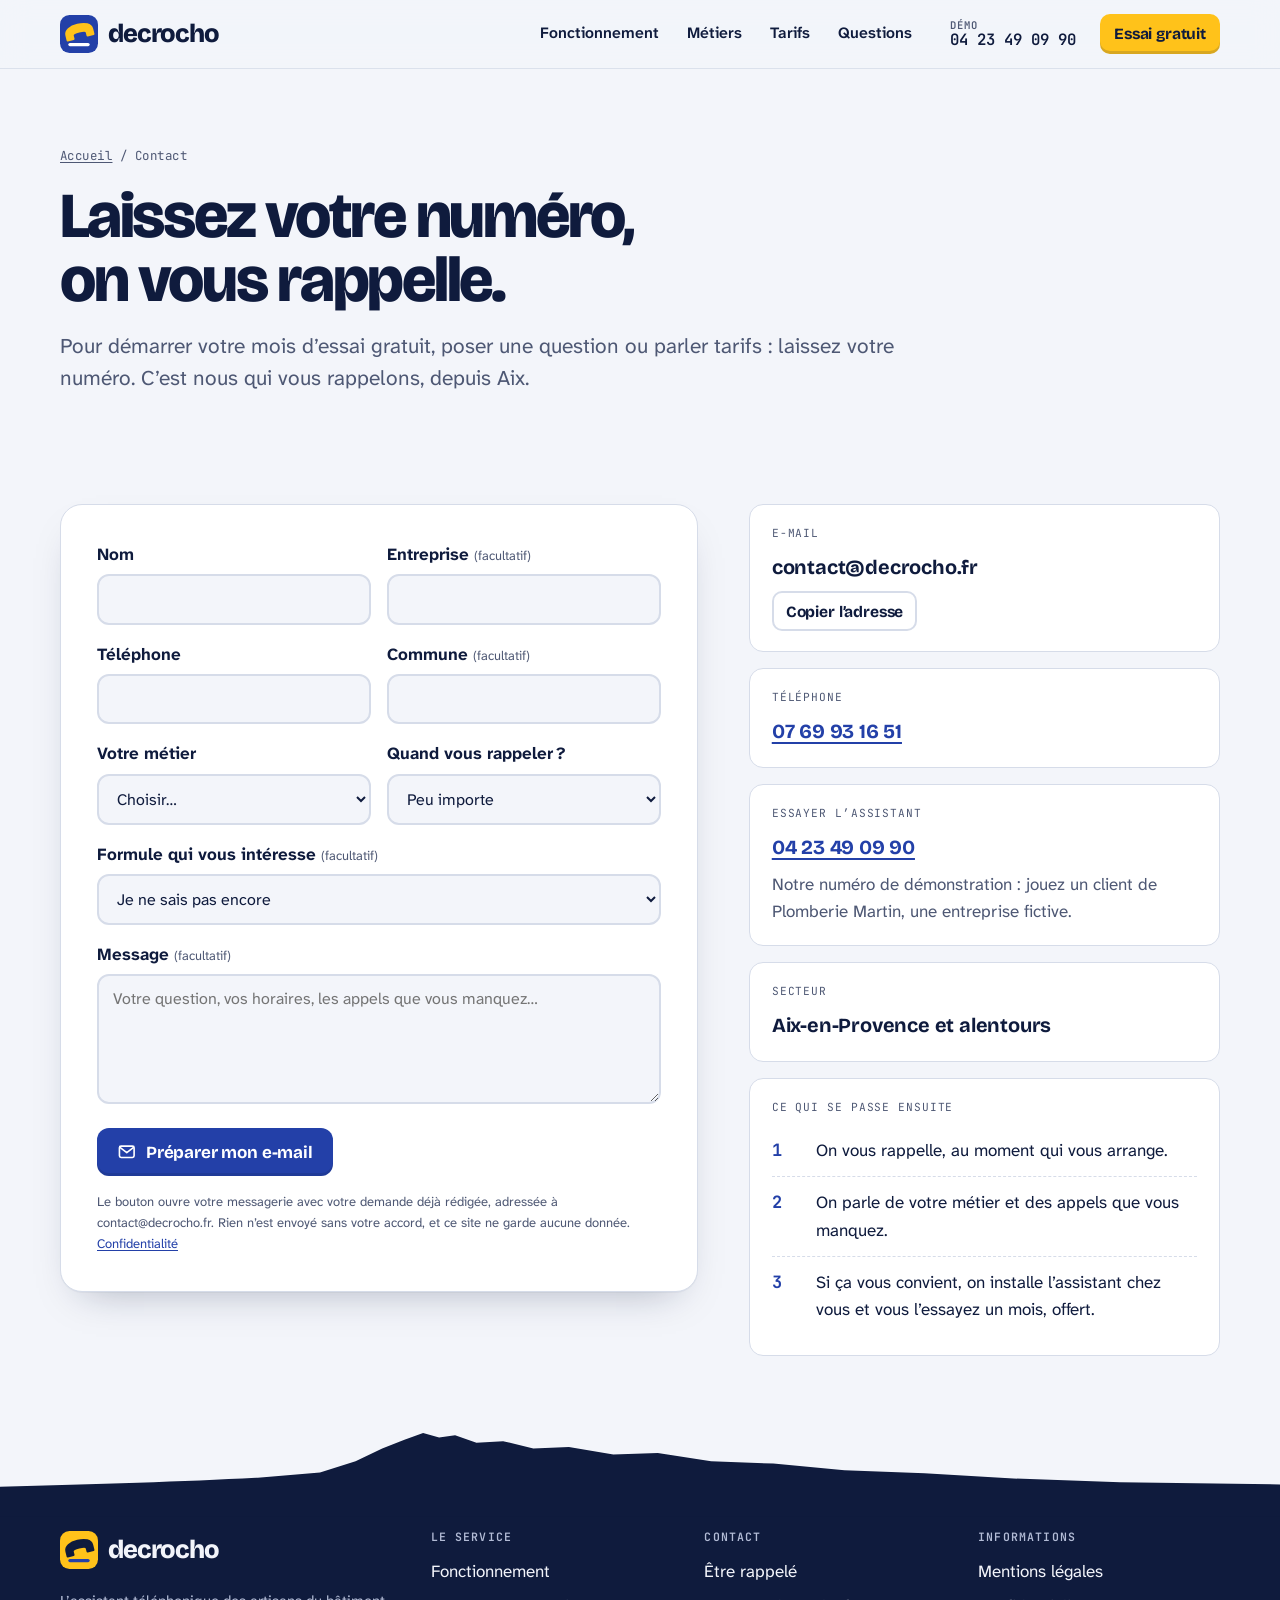
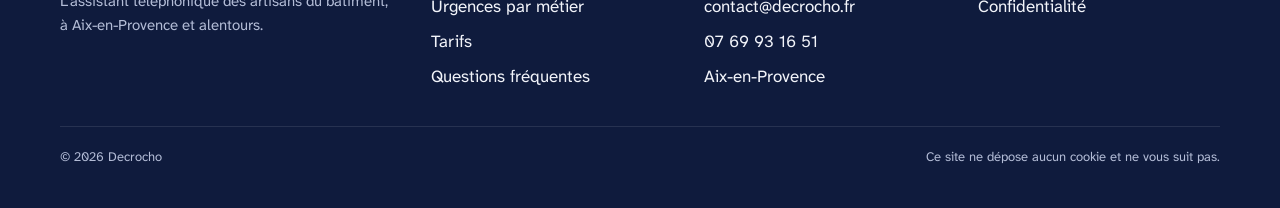
<file: contact.html>
<!doctype html>
<html lang="fr">
<head>
<meta charset="utf-8">
<meta name="viewport" content="width=device-width, initial-scale=1, viewport-fit=cover">
<title>Être rappelé · Decrocho</title>
<meta name="description" content="Laissez votre numéro : l’équipe Decrocho vous rappelle depuis Aix-en-Provence pour parler de votre métier et de vos appels manqués.">
<link rel="canonical" href="https://decrocho.fr/contact.html">
<meta property="og:type" content="website">
<meta property="og:locale" content="fr_FR">
<meta property="og:site_name" content="Decrocho">
<meta property="og:title" content="Être rappelé · Decrocho">
<meta property="og:description" content="Laissez votre numéro : l’équipe Decrocho vous rappelle depuis Aix-en-Provence pour parler de votre métier et de vos appels manqués.">
<meta property="og:url" content="https://decrocho.fr/contact.html">
<meta property="og:image" content="https://decrocho.fr/og-image.png">
<meta property="og:image:width" content="1200">
<meta property="og:image:height" content="630">
<meta property="og:image:alt" content="Decrocho, l’assistant téléphonique des artisans du bâtiment">
<meta name="twitter:card" content="summary_large_image">
<meta name="theme-color" content="#F3F5FA" media="(prefers-color-scheme: light)">
<meta name="theme-color" content="#0A1026" media="(prefers-color-scheme: dark)">
<link rel="icon" href="favicon.ico" sizes="48x48">
<link rel="icon" href="assets/img/icon-192.png" sizes="192x192" type="image/png">
<link rel="icon" href="favicon.svg" type="image/svg+xml">
<link rel="apple-touch-icon" href="apple-touch-icon.png">
<link rel="manifest" href="site.webmanifest">
<link rel="preload" href="assets/fonts/bricolage-grotesque.woff2" as="font" type="font/woff2" crossorigin>
<link rel="preload" href="assets/fonts/atkinson-hyperlegible-next.woff2" as="font" type="font/woff2" crossorigin>
<link rel="stylesheet" href="assets/css/site.css?v=559edc6c38">
<script>document.documentElement.classList.add('js')</script>

</head>
<body>
<a class="skip" href="#contenu">Aller au contenu</a>
<header class="site-header">
  <div class="wrap">
    <a class="brand" href="index.html" aria-label="Decrocho, retour à l'accueil"><svg viewBox="0 0 64 64" width="32" height="32" aria-hidden="true" focusable="false"><rect width="64" height="64" rx="16" fill="#2340A8"/><g transform="translate(32 27) rotate(-14) scale(.72)"><path d="M-31 15 L-31 3 C-31 -9 -18 -15 0 -15 C18 -15 31 -9 31 3 L31 15 L17 15 L17 7 C17 3 10 1 0 1 C-10 1 -17 3 -17 7 L-17 15 Z" fill="#FFC21A" stroke="#FFC21A" stroke-width="5" stroke-linejoin="round"/></g><rect x="14" y="47" width="36" height="5.5" rx="2.75" fill="#FFFFFF"/></svg><span>decrocho</span></a>
    <button class="nav-toggle" type="button" aria-expanded="false" aria-controls="menu" aria-label="Ouvrir le menu">
      <span class="icon-open"><svg class="i i-menu" viewBox="0 0 24 24" width="24" height="24" fill="none" stroke="currentColor" stroke-width="2" stroke-linecap="round" stroke-linejoin="round" aria-hidden="true" focusable="false"><path d="M4 7h16M4 12h16M4 17h16"/></svg></span><span class="icon-close"><svg class="i i-close" viewBox="0 0 24 24" width="24" height="24" fill="none" stroke="currentColor" stroke-width="2" stroke-linecap="round" stroke-linejoin="round" aria-hidden="true" focusable="false"><path d="M6 6l12 12M18 6 6 18"/></svg></span>
    </button>
    <nav class="nav" id="menu" aria-label="Menu principal">
      <a href="fonctionnement.html">Fonctionnement</a>
      <a href="metiers.html">Métiers</a>
      <a href="tarifs.html">Tarifs</a>
      <a href="questions.html">Questions</a>
      <a class="nav-demo" href="tel:+33423490990"><small>Démo</small>04 23 49 09 90</a>
      <span class="header-cta"><a class="btn btn--small" href="contact.html" aria-current="page">Essai gratuit</a></span>
    </nav>
  </div>
</header>
<main id="contenu">
<section class="page-hero">
  <div class="wrap">
    <p class="fil"><a href="index.html">Accueil</a> / Contact</p>
    <h1>Laissez votre numéro, on vous rappelle.</h1>
    <p class="lead">Pour démarrer votre mois d’essai gratuit, poser une question ou parler tarifs : laissez votre numéro. C’est nous qui vous rappelons, depuis Aix.</p>
  </div>
</section>

<section class="section section--tight">
  <div class="wrap contact">
    <form class="formulaire" id="form-contact" data-email="contact@decrocho.fr" action="mailto:contact@decrocho.fr" method="post" enctype="text/plain">
      <div class="ligne">
        <div>
          <label for="nom">Nom</label>
          <input id="nom" name="nom" type="text" autocomplete="name" required aria-describedby="err-nom">
          <p class="erreur" id="err-nom" hidden></p>
        </div>
        <div>
          <label for="entreprise">Entreprise <span class="opt">(facultatif)</span></label>
          <input id="entreprise" name="entreprise" type="text" autocomplete="organization">
        </div>
      </div>
      <div class="ligne">
        <div>
          <label for="telephone">Téléphone</label>
          <input id="telephone" name="telephone" type="tel" autocomplete="tel" inputmode="tel" required aria-describedby="err-telephone">
          <p class="erreur" id="err-telephone" hidden></p>
        </div>
        <div>
          <label for="commune">Commune <span class="opt">(facultatif)</span></label>
          <input id="commune" name="commune" type="text" autocomplete="address-level2">
        </div>
      </div>
      <div class="ligne">
        <div>
          <label for="metier">Votre métier</label>
          <select id="metier" name="metier"><option value="">Choisir…</option><option>Plomberie</option><option>Chauffage, eau chaude</option><option>Électricité</option><option>Couverture, toiture</option><option>Menuiserie, vitrerie, serrurerie</option><option>Maçonnerie, gros œuvre</option><option>Autre métier du bâtiment</option></select>
        </div>
        <div>
          <label for="moment">Quand vous rappeler ?</label>
          <select id="moment" name="moment"><option value="">Peu importe</option><option>Le matin</option><option>Entre midi et deux</option><option>En fin de journée</option></select>
        </div>
      </div>
      <div>
        <label for="formule">Formule qui vous intéresse <span class="opt">(facultatif)</span></label>
        <select id="formule" name="formule"><option value="">Je ne sais pas encore</option><option value="Essentiel">Essentiel</option><option value="Confort">Confort</option><option value="Intensif">Intensif</option></select>
      </div>
      <div>
        <label for="message">Message <span class="opt">(facultatif)</span></label>
        <textarea id="message" name="message" rows="4" placeholder="Votre question, vos horaires, les appels que vous manquez…"></textarea>
      </div>
      <div class="btn-row"><button class="btn btn--accent" type="submit"><svg class="i i-mail" viewBox="0 0 24 24" width="24" height="24" fill="none" stroke="currentColor" stroke-width="2" stroke-linecap="round" stroke-linejoin="round" aria-hidden="true" focusable="false"><rect x="3" y="5" width="18" height="14" rx="2"/><path d="m4 7 8 6 8-6"/></svg>Préparer mon e-mail</button></div>
      <p class="mention">Le bouton ouvre votre messagerie avec votre demande déjà rédigée, adressée à contact@decrocho.fr. Rien n’est envoyé sans votre accord, et ce site ne garde aucune donnée. <a href="confidentialite.html">Confidentialité</a></p>
      <div class="envoi-ok" id="envoi" tabindex="-1" hidden>
        <b>Votre demande est prête.</b>
        <p>Votre messagerie devrait s’ouvrir avec ce message. Si rien ne s’ouvre, copiez-le et envoyez-le à contact@decrocho.fr.</p>
        <pre id="envoi-texte"></pre>
        <div class="btn-row">
          <a class="btn btn--accent btn--small" id="envoi-lien" href="mailto:contact@decrocho.fr">Ouvrir ma messagerie</a>
          <button class="btn btn--line btn--small" type="button" data-copier="envoi-texte">Copier le message</button>
        </div>
      </div>
    </form>

    <aside class="coordonnees" aria-label="Nos coordonnées">
      <div class="coord-carte">
        <small>E-mail</small>
        <p class="valeur" id="email-valeur">contact@decrocho.fr</p>
        <button class="btn btn--line btn--small copier" type="button" data-copier="email-valeur">Copier l’adresse</button>
      </div>
      <div class="coord-carte"><small>Téléphone</small><p class="valeur"><a href="tel:0769931651">07 69 93 16 51</a></p></div>
      <div class="coord-carte">
        <small>Essayer l’assistant</small>
        <p class="valeur"><a href="tel:+33423490990">04 23 49 09 90</a></p>
        <p class="muted">Notre numéro de démonstration : jouez un client de Plomberie Martin, une entreprise fictive.</p>
      </div>
      <div class="coord-carte"><small>Secteur</small><p class="valeur">Aix-en-Provence et alentours</p></div>
      <div class="coord-carte">
        <small>Ce qui se passe ensuite</small>
        <ol class="suite">
          <li><span>On vous rappelle, au moment qui vous arrange.</span></li>
          <li><span>On parle de votre métier et des appels que vous manquez.</span></li>
          <li><span>Si ça vous convient, on installe l’assistant chez vous et vous l’essayez un mois, offert.</span></li>
        </ol>
      </div>
    </aside>
  </div>
</section>
</main>
<footer class="site-footer">
  <svg class="crete" viewBox="0 0 1440 120" preserveAspectRatio="none" aria-hidden="true" focusable="false"><path fill="currentColor" d="M0 132V92C110 89 210 85 290 80L360 73L400 58L430 41L455 29L476 20L494 26L512 23L536 33L566 31L600 41L640 39L690 49L740 47L800 58L870 61L950 70L1040 74L1140 81L1260 86L1440 89V132Z"/></svg>
  <div class="wrap">
    <div class="footer-grid">
      <div>
        <a class="brand" href="index.html" aria-label="Decrocho, retour à l'accueil"><svg viewBox="0 0 64 64" width="32" height="32" aria-hidden="true" focusable="false"><rect width="64" height="64" rx="16" fill="#FFC21A"/><g transform="translate(32 27) rotate(-14) scale(.72)"><path d="M-31 15 L-31 3 C-31 -9 -18 -15 0 -15 C18 -15 31 -9 31 3 L31 15 L17 15 L17 7 C17 3 10 1 0 1 C-10 1 -17 3 -17 7 L-17 15 Z" fill="#0F1B3D" stroke="#0F1B3D" stroke-width="5" stroke-linejoin="round"/></g><rect x="14" y="47" width="36" height="5.5" rx="2.75" fill="#2340A8"/></svg><span>decrocho</span></a>
        <p>L’assistant téléphonique des artisans du bâtiment, à Aix-en-Provence et alentours.</p>
      </div>
      <div>
        <h2>Le service</h2>
        <ul>
          <li><a href="fonctionnement.html">Fonctionnement</a></li>
          <li><a href="metiers.html">Urgences par métier</a></li>
          <li><a href="tarifs.html">Tarifs</a></li>
          <li><a href="questions.html">Questions fréquentes</a></li>
        </ul>
      </div>
      <div>
        <h2>Contact</h2>
        <ul>
          <li><a href="contact.html">Être rappelé</a></li>
          <li><a href="mailto:contact@decrocho.fr">contact@decrocho.fr</a></li>
          <li>07 69 93 16 51</li>
          <li>Aix-en-Provence</li>
        </ul>
      </div>
      <div>
        <h2>Informations</h2>
        <ul>
          <li><a href="mentions-legales.html">Mentions légales</a></li>
          <li><a href="confidentialite.html">Confidentialité</a></li>
        </ul>
      </div>
    </div>
    <div class="footer-bas">
      <span>© <span data-annee>2026</span> Decrocho</span>
      <span>Ce site ne dépose aucun cookie et ne vous suit pas.</span>
    </div>
  </div>
</footer>

<script src="assets/js/site.js?v=dd6b95b118" defer></script>
</body>
</html>
</file>
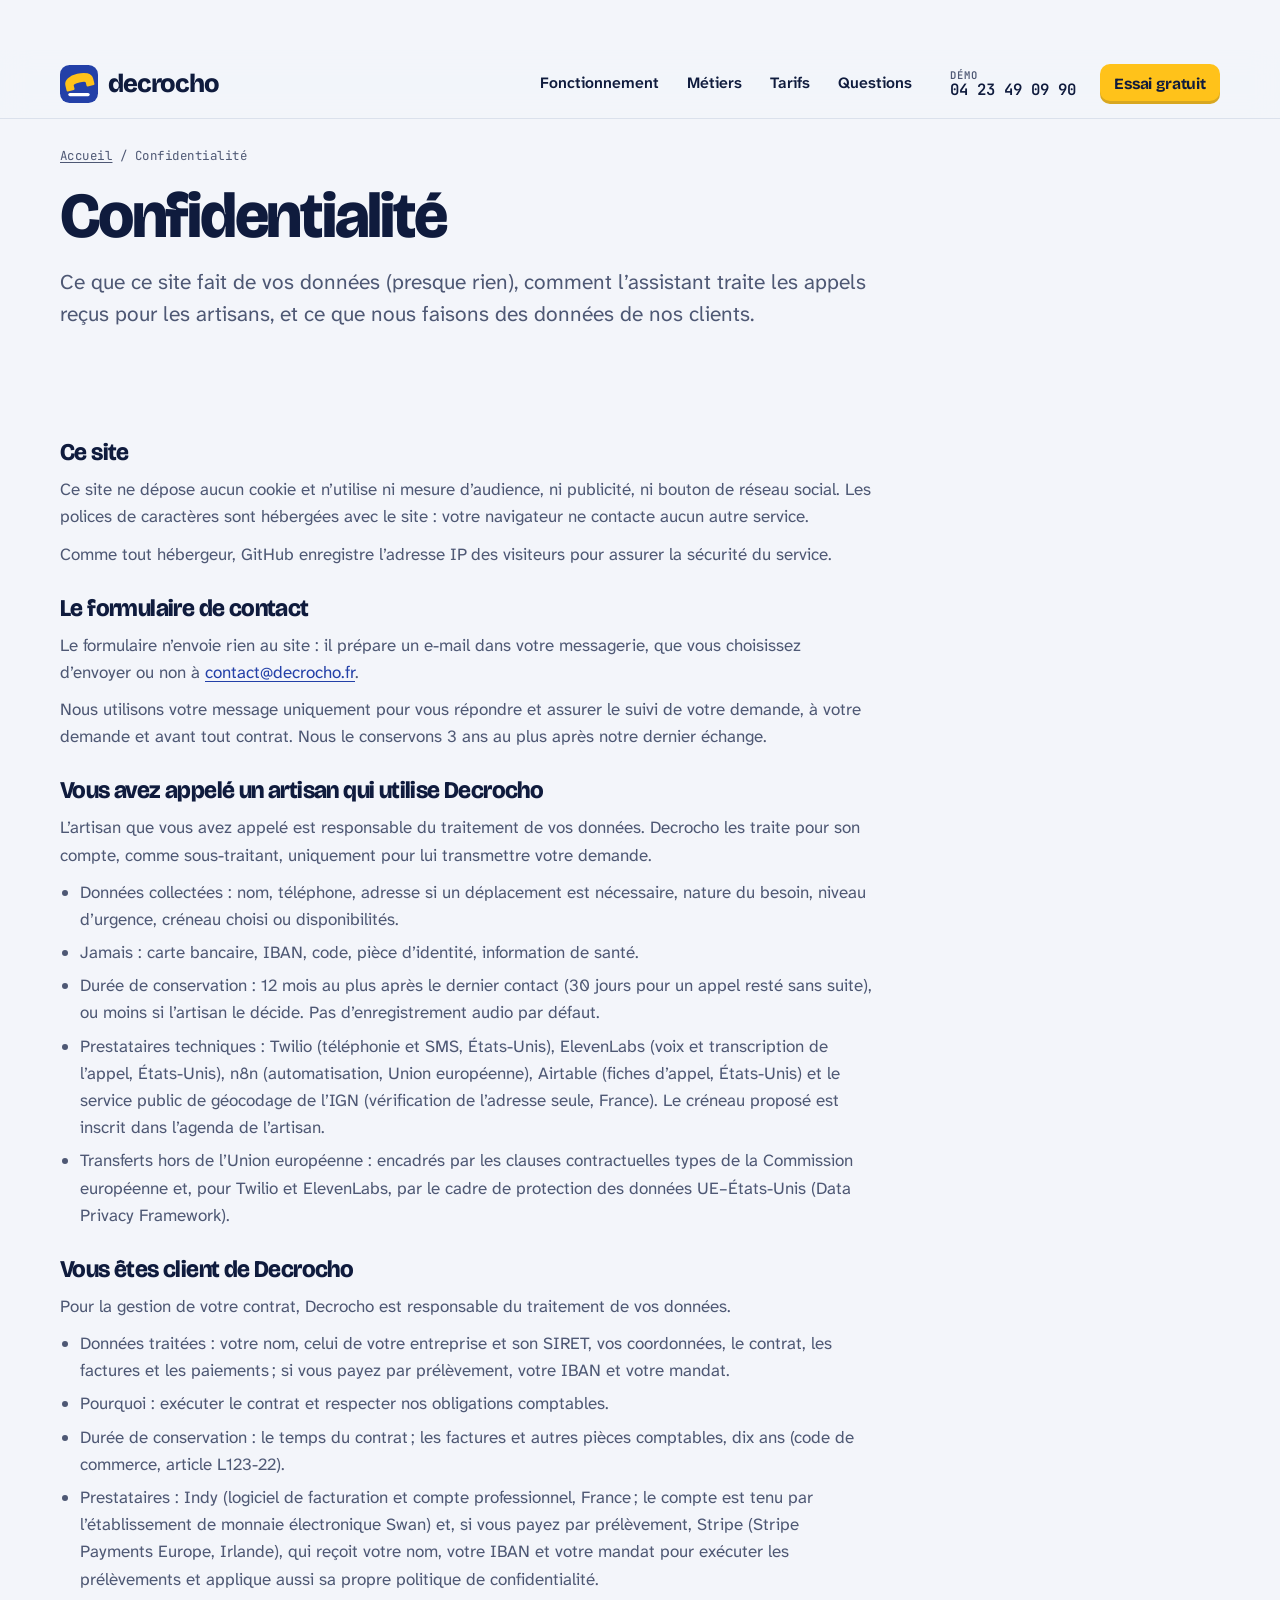
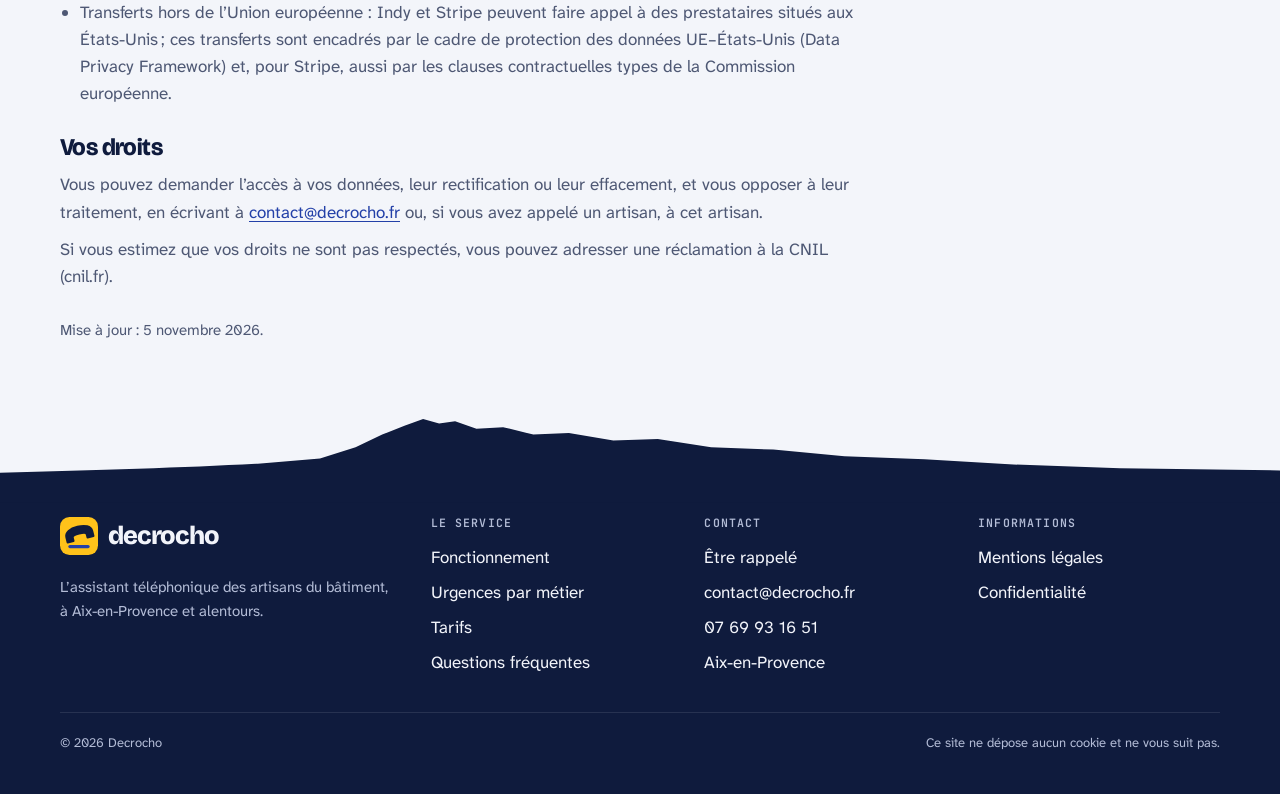
<file: d.html>
<!doctype html>
<html lang="fr">
<head>
<meta charset="utf-8">
<meta name="viewport" content="width=device-width, initial-scale=1, viewport-fit=cover">
<base href="/">
<meta name="robots" content="noindex, nofollow">
<meta name="referrer" content="no-referrer">
<meta name="theme-color" content="#F3F5FA" media="(prefers-color-scheme: light)">
<meta name="theme-color" content="#0A1026" media="(prefers-color-scheme: dark)">
<link rel="icon" href="favicon.ico" sizes="32x32">
<link rel="icon" href="favicon.svg" type="image/svg+xml">
<link rel="stylesheet" href="assets/css/site.css">
<title>Vos données · Decrocho</title>
<meta name="description" content="Ce que devient votre appel : informations pour les personnes qui appellent un artisan client de Decrocho.">
<!-- Lien court des SMS envoyés aux appelants (decrocho.fr/d) : renvoie vers la partie « appelants » de la page Confidentialité -->
<meta http-equiv="refresh" content="0; url=/confidentialite.html#appelants">
</head>
<body>
<main id="contenu">
<section class="section">
  <div class="wrap erreur-404">
    <h1>Vos données</h1>
    <p class="lead">Ce que devient votre appel est expliqué sur notre page <a href="confidentialite.html#appelants">Confidentialité</a>.</p>
  </div>
</section>
</main>
</body>
</html>
</file>
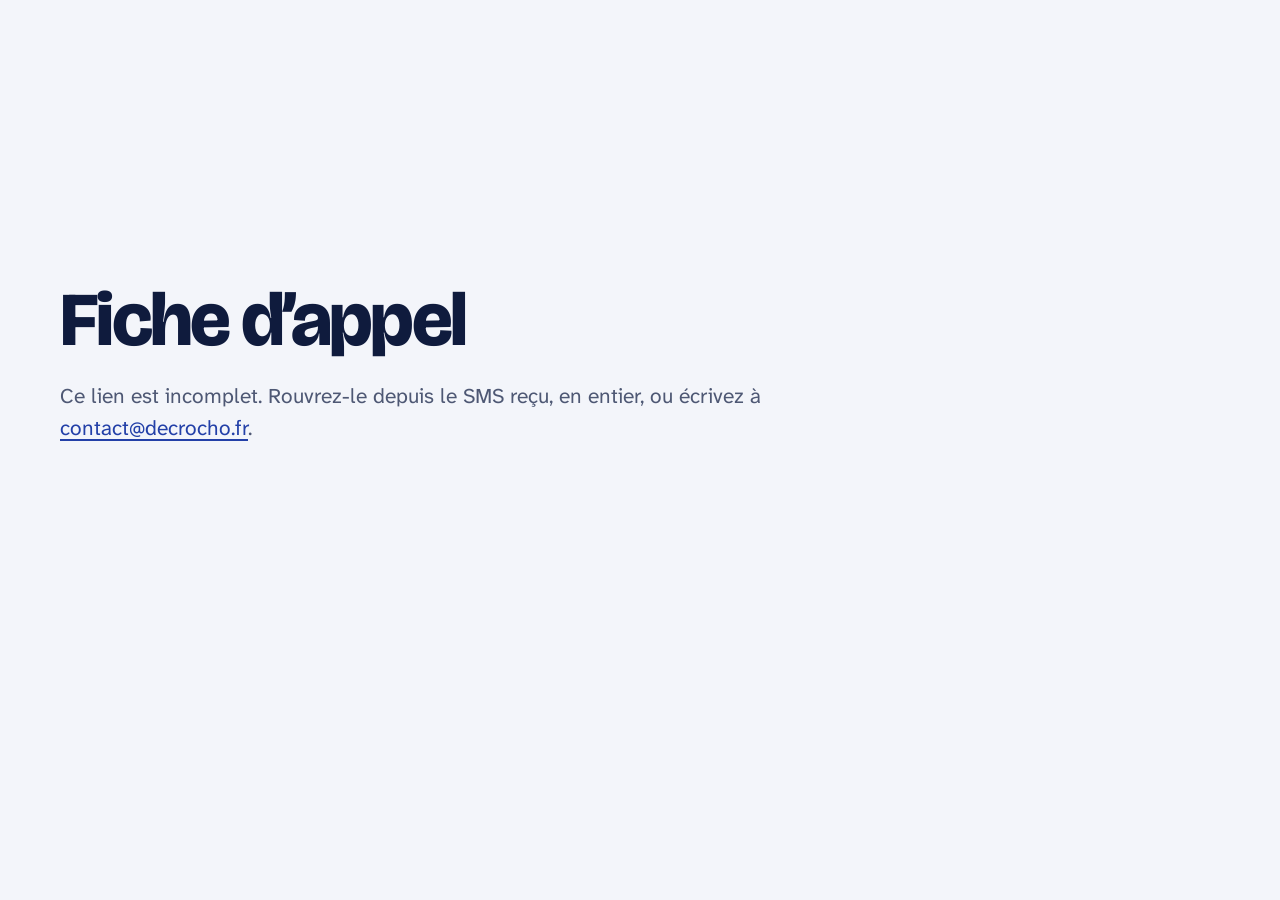
<file: f.html>
<!doctype html>
<html lang="fr">
<head>
<meta charset="utf-8">
<meta name="viewport" content="width=device-width, initial-scale=1, viewport-fit=cover">
<base href="/">
<meta name="robots" content="noindex, nofollow">
<meta name="referrer" content="no-referrer">
<meta name="theme-color" content="#F3F5FA" media="(prefers-color-scheme: light)">
<meta name="theme-color" content="#0A1026" media="(prefers-color-scheme: dark)">
<link rel="icon" href="favicon.ico" sizes="32x32">
<link rel="icon" href="favicon.svg" type="image/svg+xml">
<link rel="stylesheet" href="assets/css/site.css">
<title>Fiche d’appel · Decrocho</title>
<!-- Lien court des SMS envoyés à l'artisan (decrocho.fr/f#<fiche>.<signature>) : ouvre sa fiche dans n8n.
     La partie après # n'est jamais envoyée au serveur, et les aperçus de lien n'exécutent pas ce script :
     rien ne s'ouvre ni ne se valide tout seul. -->
<script>
(function () {
  var N8N = 'https://decrocho.app.n8n.cloud'; // même adresse que adresse_n8n dans le nœud Réglages du workflow
  var m = /^#(rec[A-Za-z0-9]{14})\.([0-9a-f]{20})$/.exec(location.hash);
  if (m) location.replace(N8N + '/webhook/decrocho-rdv?f=' + m[1] + '&s=' + m[2]);
  else document.documentElement.className += ' lien-invalide';
})();
</script>
<style>.message-invalide { display: none; } .lien-invalide .message-invalide { display: block; } .lien-invalide .message-attente { display: none; }</style>
</head>
<body>
<main id="contenu">
<section class="section">
  <div class="wrap erreur-404">
    <h1>Fiche d’appel</h1>
    <p class="lead message-attente">Ouverture de la fiche…</p>
    <p class="lead message-invalide">Ce lien est incomplet. Rouvrez-le depuis le SMS reçu, en entier, ou écrivez à <a href="mailto:contact@decrocho.fr">contact@decrocho.fr</a>.</p>
    <noscript><p class="lead">Activez JavaScript pour ouvrir la fiche.</p></noscript>
  </div>
</section>
</main>
</body>
</html>
</file>
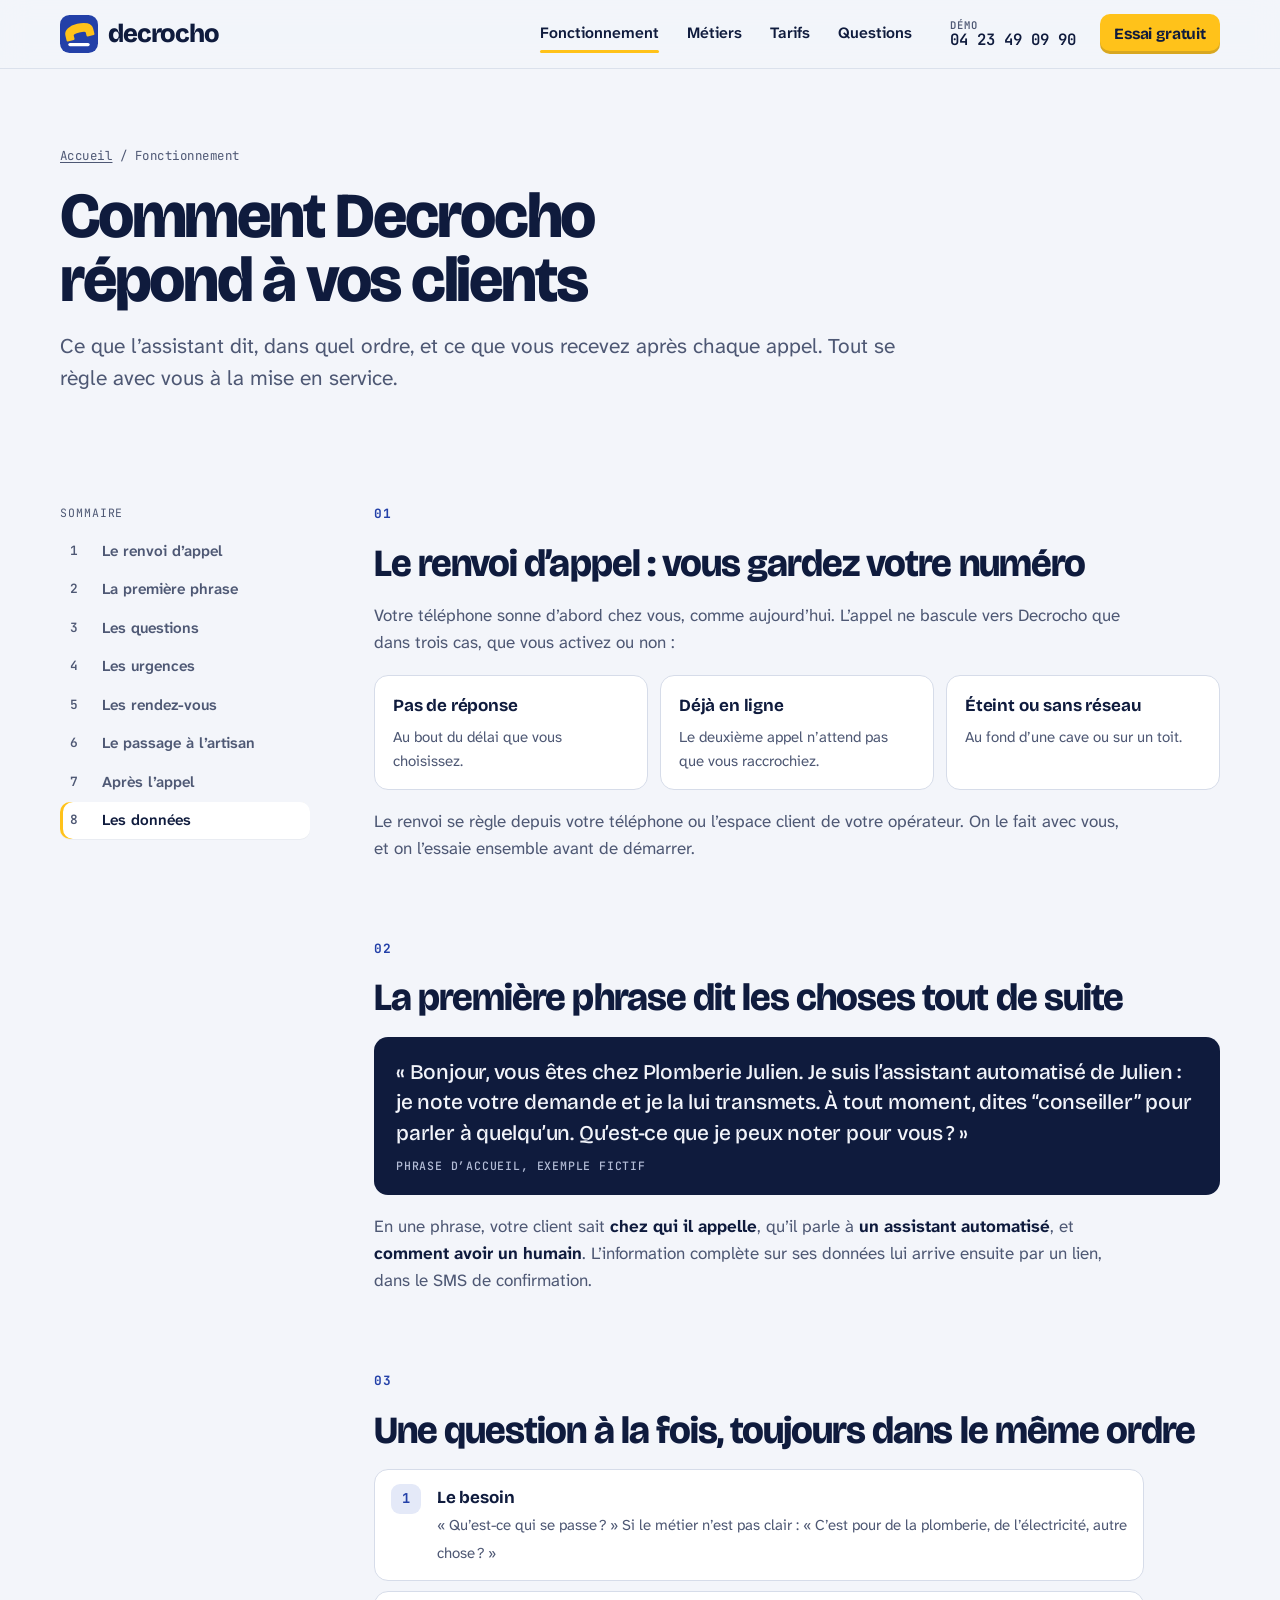
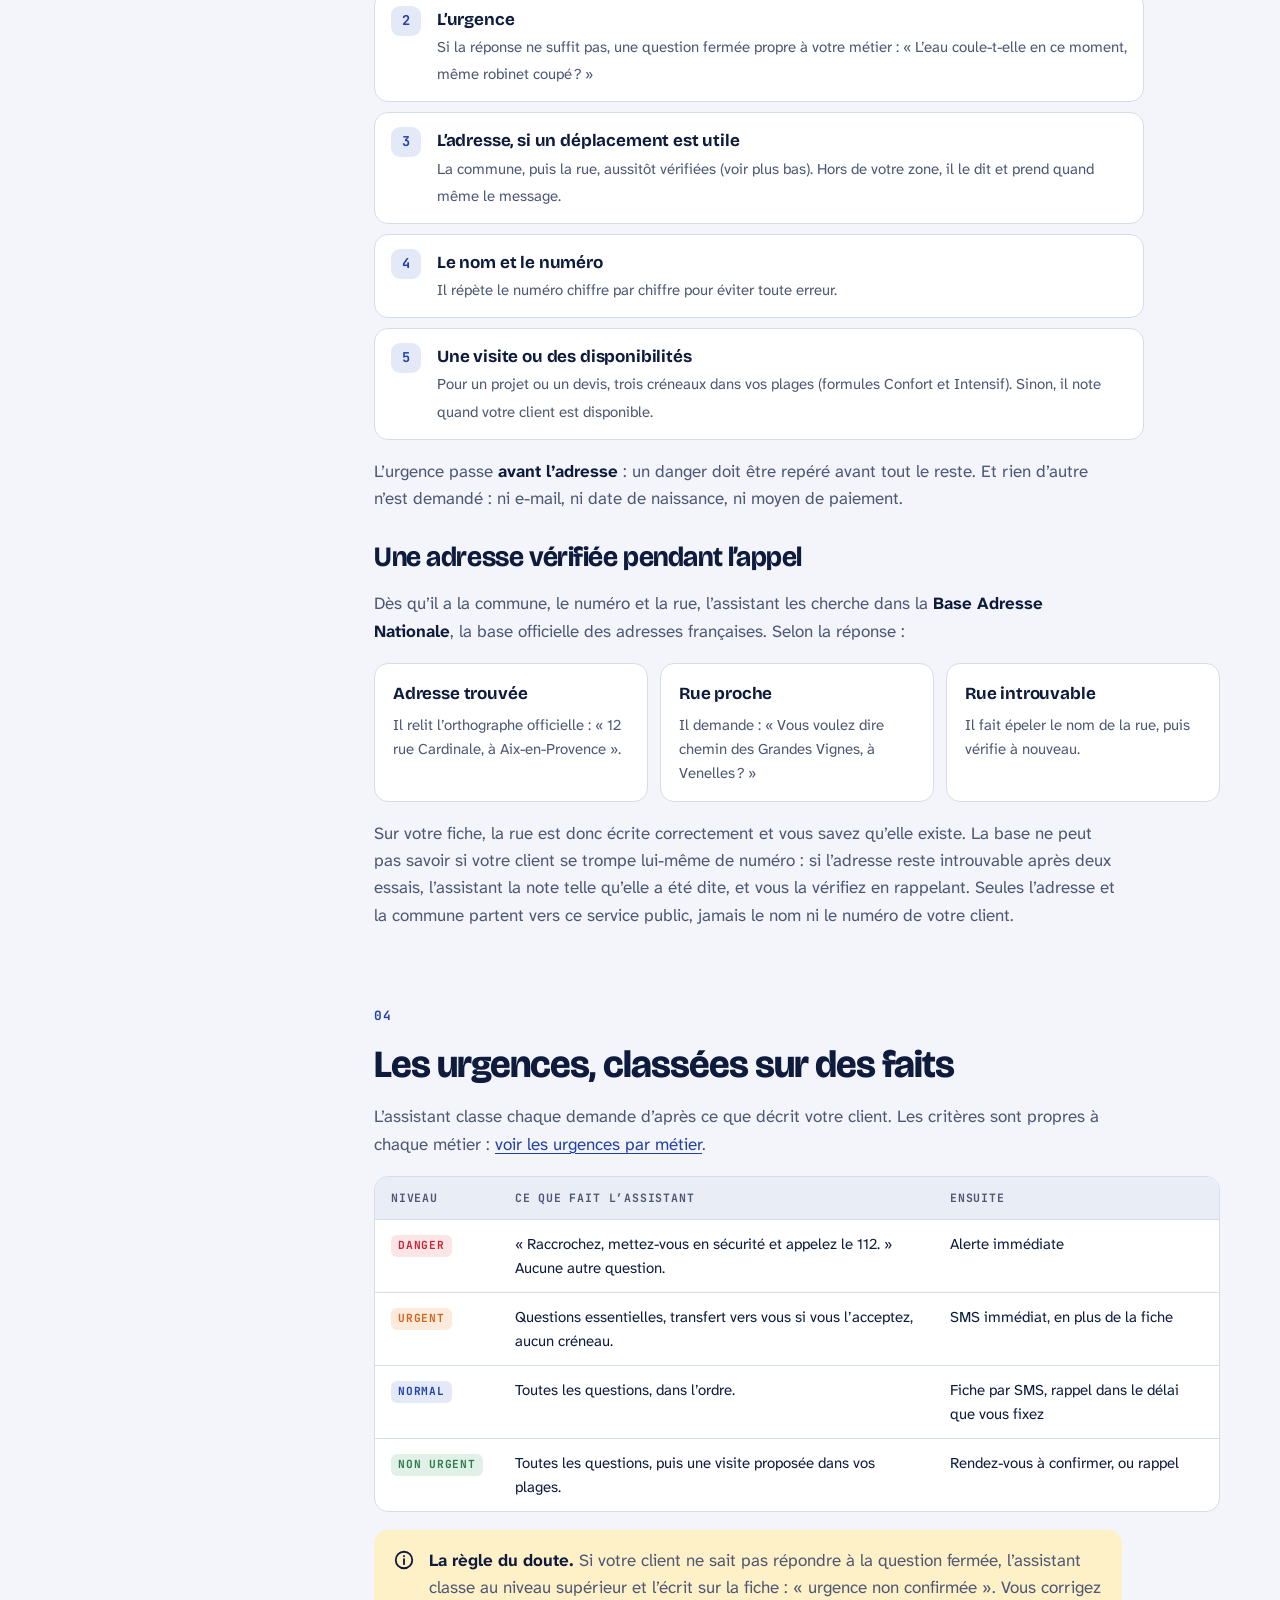
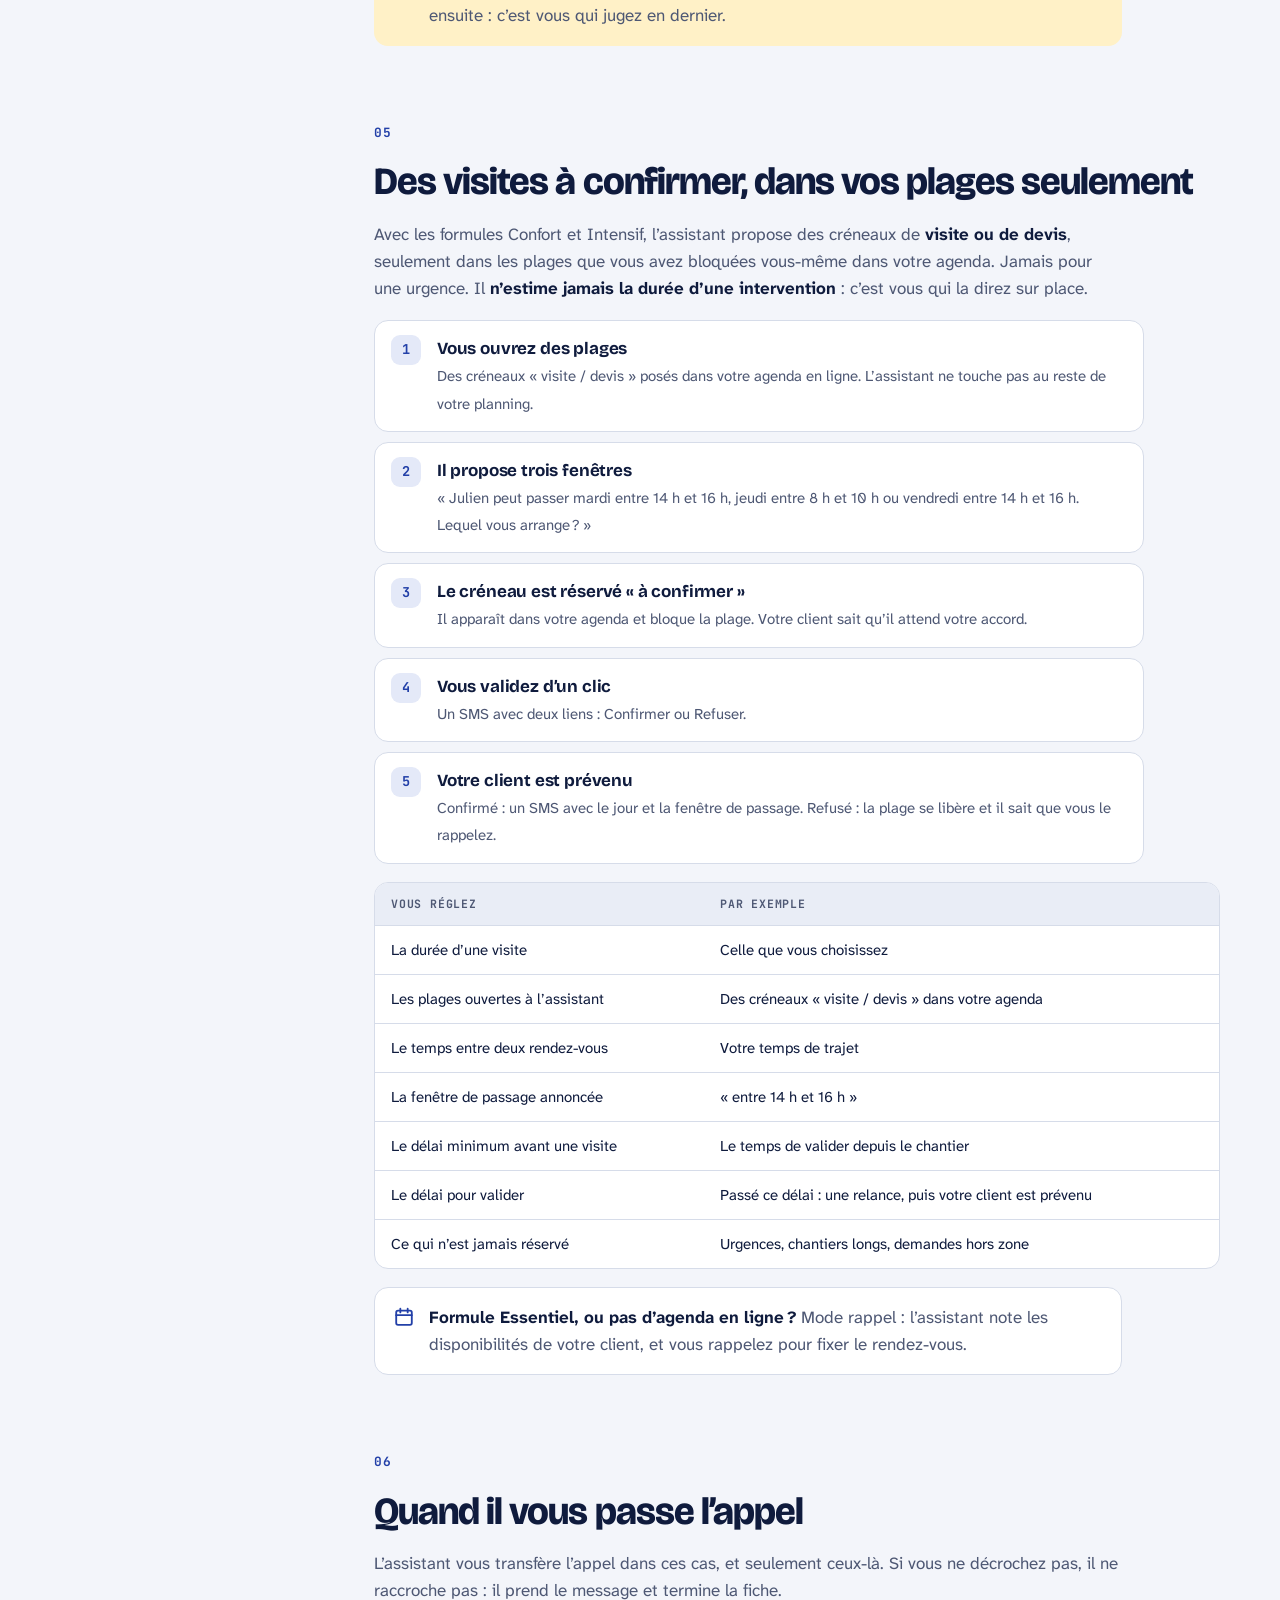
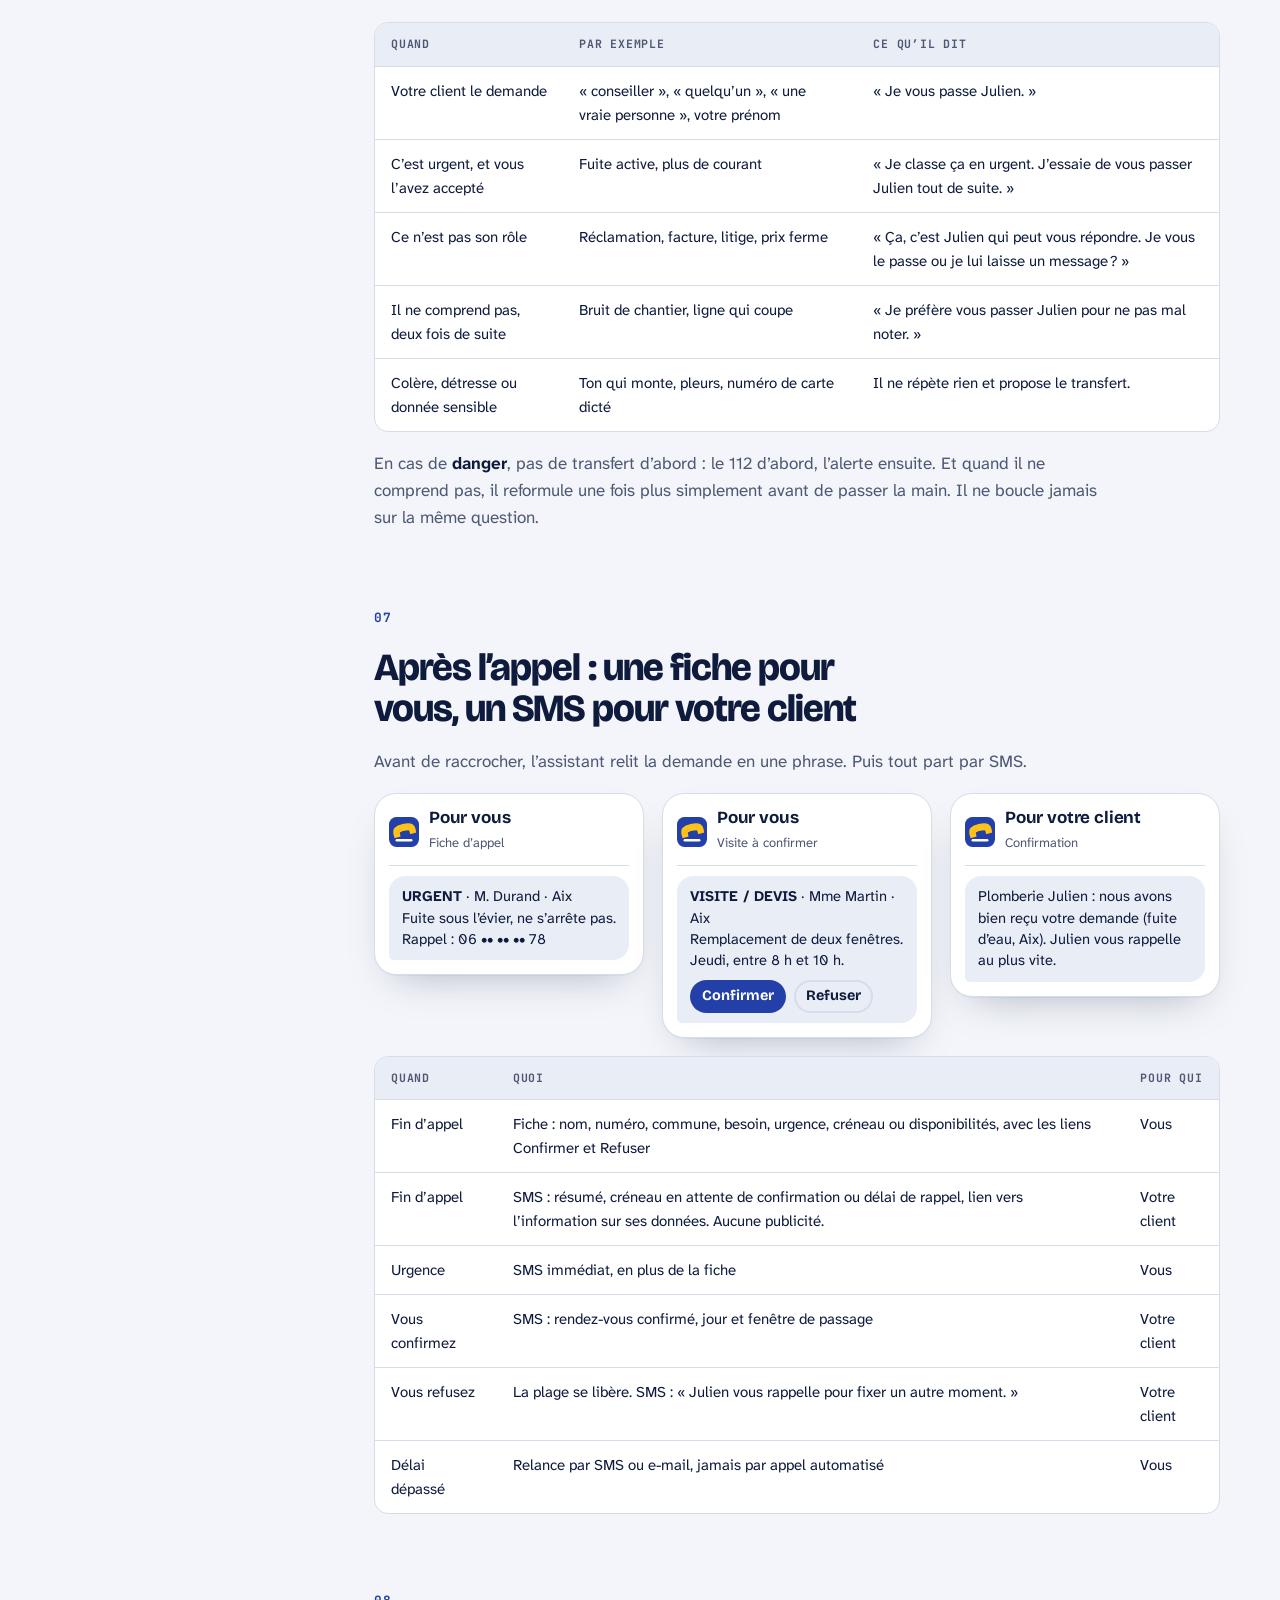
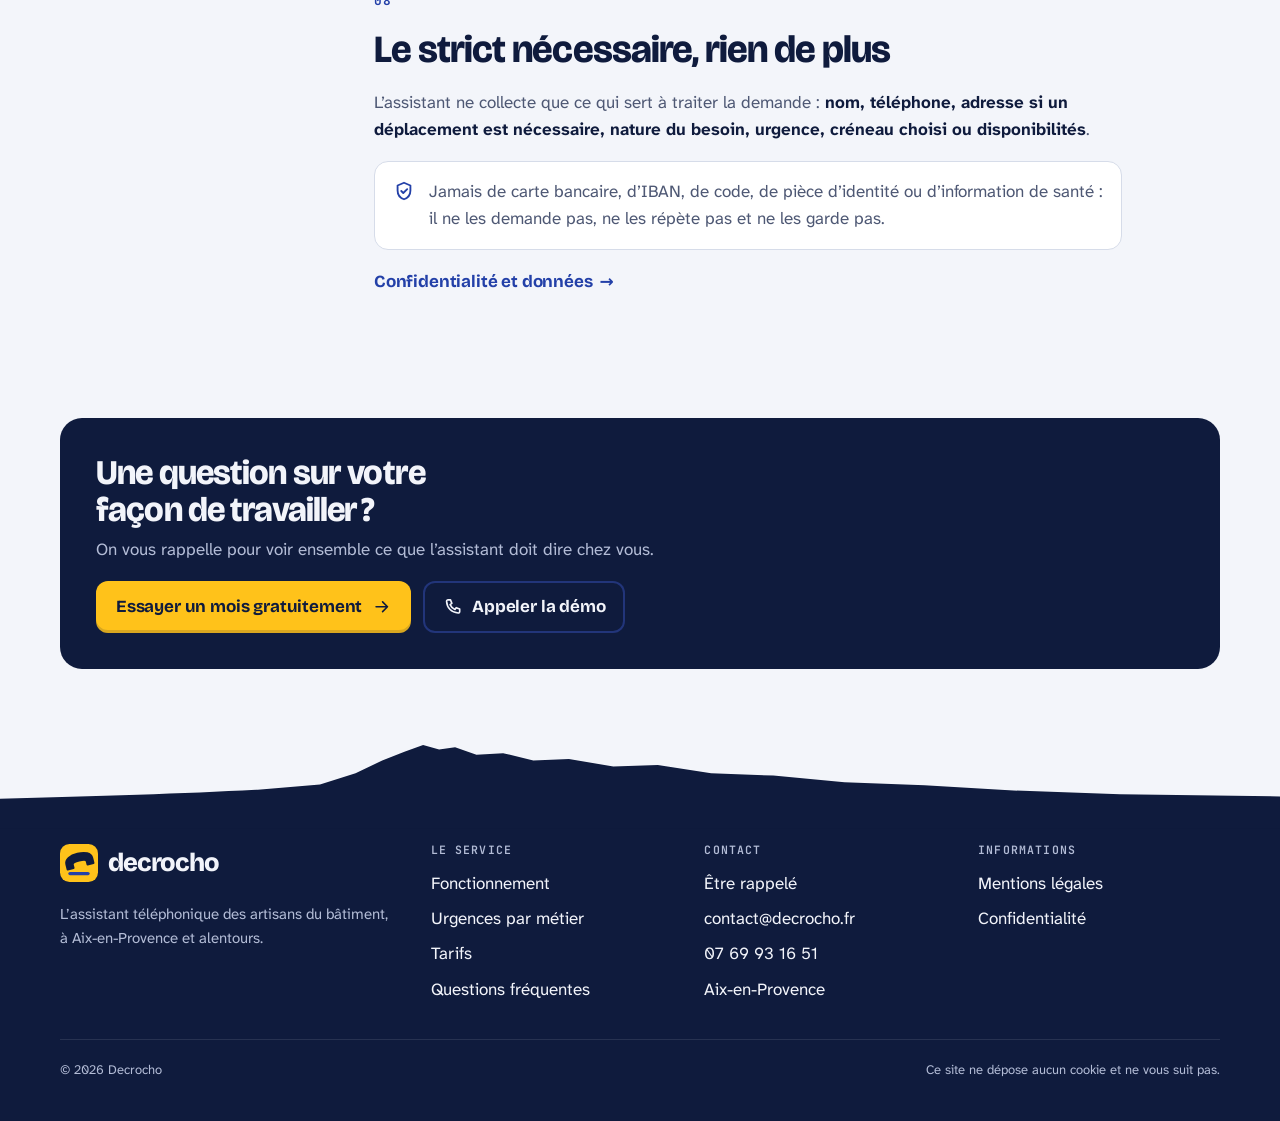
<file: fonctionnement.html>
<!doctype html>
<html lang="fr">
<head>
<meta charset="utf-8">
<meta name="viewport" content="width=device-width, initial-scale=1, viewport-fit=cover">
<title>Fonctionnement · Decrocho</title>
<meta name="description" content="Renvoi d’appel, questions, urgences, visites à confirmer, fiche par SMS : comment Decrocho répond à vos clients quand vous ne pouvez pas décrocher.">
<link rel="canonical" href="https://decrocho.fr/fonctionnement.html">
<meta property="og:type" content="website">
<meta property="og:locale" content="fr_FR">
<meta property="og:site_name" content="Decrocho">
<meta property="og:title" content="Fonctionnement · Decrocho">
<meta property="og:description" content="Renvoi d’appel, questions, urgences, visites à confirmer, fiche par SMS : comment Decrocho répond à vos clients quand vous ne pouvez pas décrocher.">
<meta property="og:url" content="https://decrocho.fr/fonctionnement.html">
<meta property="og:image" content="https://decrocho.fr/og-image.png">
<meta property="og:image:width" content="1200">
<meta property="og:image:height" content="630">
<meta property="og:image:alt" content="Decrocho, l’assistant téléphonique des artisans du bâtiment">
<meta name="twitter:card" content="summary_large_image">
<meta name="theme-color" content="#F3F5FA" media="(prefers-color-scheme: light)">
<meta name="theme-color" content="#0A1026" media="(prefers-color-scheme: dark)">
<link rel="icon" href="favicon.ico" sizes="48x48">
<link rel="icon" href="assets/img/icon-192.png" sizes="192x192" type="image/png">
<link rel="icon" href="favicon.svg" type="image/svg+xml">
<link rel="apple-touch-icon" href="apple-touch-icon.png">
<link rel="manifest" href="site.webmanifest">
<link rel="preload" href="assets/fonts/bricolage-grotesque.woff2" as="font" type="font/woff2" crossorigin>
<link rel="preload" href="assets/fonts/atkinson-hyperlegible-next.woff2" as="font" type="font/woff2" crossorigin>
<link rel="stylesheet" href="assets/css/site.css?v=559edc6c38">
<script>document.documentElement.classList.add('js')</script>

</head>
<body>
<a class="skip" href="#contenu">Aller au contenu</a>
<header class="site-header">
  <div class="wrap">
    <a class="brand" href="index.html" aria-label="Decrocho, retour à l'accueil"><svg viewBox="0 0 64 64" width="32" height="32" aria-hidden="true" focusable="false"><rect width="64" height="64" rx="16" fill="#2340A8"/><g transform="translate(32 27) rotate(-14) scale(.72)"><path d="M-31 15 L-31 3 C-31 -9 -18 -15 0 -15 C18 -15 31 -9 31 3 L31 15 L17 15 L17 7 C17 3 10 1 0 1 C-10 1 -17 3 -17 7 L-17 15 Z" fill="#FFC21A" stroke="#FFC21A" stroke-width="5" stroke-linejoin="round"/></g><rect x="14" y="47" width="36" height="5.5" rx="2.75" fill="#FFFFFF"/></svg><span>decrocho</span></a>
    <button class="nav-toggle" type="button" aria-expanded="false" aria-controls="menu" aria-label="Ouvrir le menu">
      <span class="icon-open"><svg class="i i-menu" viewBox="0 0 24 24" width="24" height="24" fill="none" stroke="currentColor" stroke-width="2" stroke-linecap="round" stroke-linejoin="round" aria-hidden="true" focusable="false"><path d="M4 7h16M4 12h16M4 17h16"/></svg></span><span class="icon-close"><svg class="i i-close" viewBox="0 0 24 24" width="24" height="24" fill="none" stroke="currentColor" stroke-width="2" stroke-linecap="round" stroke-linejoin="round" aria-hidden="true" focusable="false"><path d="M6 6l12 12M18 6 6 18"/></svg></span>
    </button>
    <nav class="nav" id="menu" aria-label="Menu principal">
      <a href="fonctionnement.html" aria-current="page">Fonctionnement</a>
      <a href="metiers.html">Métiers</a>
      <a href="tarifs.html">Tarifs</a>
      <a href="questions.html">Questions</a>
      <a class="nav-demo" href="tel:+33423490990"><small>Démo</small>04 23 49 09 90</a>
      <span class="header-cta"><a class="btn btn--small" href="contact.html">Essai gratuit</a></span>
    </nav>
  </div>
</header>
<main id="contenu">
<section class="page-hero">
  <div class="wrap">
    <p class="fil"><a href="index.html">Accueil</a> / Fonctionnement</p>
    <h1>Comment Decrocho répond à vos clients</h1>
    <p class="lead">Ce que l’assistant dit, dans quel ordre, et ce que vous recevez après chaque appel. Tout se règle avec vous à la mise en service.</p>
  </div>
</section>

<section class="section section--tight">
  <div class="wrap doc">
    <nav class="sommaire" aria-label="Sommaire de la page">
      <p>Sommaire</p>
      <ol>
        <li><a href="#renvoi">Le renvoi d’appel</a></li>
        <li><a href="#accueil">La première phrase</a></li>
        <li><a href="#questions">Les questions</a></li>
        <li><a href="#urgences">Les urgences</a></li>
        <li><a href="#rendez-vous">Les rendez-vous</a></li>
        <li><a href="#transfert">Le passage à l’artisan</a></li>
        <li><a href="#apres">Après l’appel</a></li>
        <li><a href="#donnees">Les données</a></li>
      </ol>
    </nav>
    <div class="chapitres">

      <section class="chapitre" id="renvoi">
        <p class="num">01</p>
        <h2>Le renvoi d’appel : vous gardez votre numéro</h2>
        <p>Votre téléphone sonne d’abord chez vous, comme aujourd’hui. L’appel ne bascule vers Decrocho que dans trois cas, que vous activez ou non :</p>
        <div class="cartes-mini">
          <div class="carte-mini"><b>Pas de réponse</b><span>Au bout du délai que vous choisissez.</span></div>
          <div class="carte-mini"><b>Déjà en ligne</b><span>Le deuxième appel n’attend pas que vous raccrochiez.</span></div>
          <div class="carte-mini"><b>Éteint ou sans réseau</b><span>Au fond d’une cave ou sur un toit.</span></div>
        </div>
        <p>Le renvoi se règle depuis votre téléphone ou l’espace client de votre opérateur. On le fait avec vous, et on l’essaie ensemble avant de démarrer.</p>
      </section>

      <section class="chapitre" id="accueil">
        <p class="num">02</p>
        <h2>La première phrase dit les choses tout de suite</h2>
        <blockquote class="citation">« Bonjour, vous êtes chez Plomberie Julien. Je suis l’assistant automatisé de Julien : je note votre demande et je la lui transmets. À tout moment, dites “conseiller” pour parler à quelqu’un. Qu’est-ce que je peux noter pour vous ? »<cite>Phrase d’accueil, exemple fictif</cite></blockquote>
        <p>En une phrase, votre client sait <strong>chez qui il appelle</strong>, qu’il parle à <strong>un assistant automatisé</strong>, et <strong>comment avoir un humain</strong>. L’information complète sur ses données lui arrive ensuite par un lien, dans le SMS de confirmation.</p>
      </section>

      <section class="chapitre" id="questions">
        <p class="num">03</p>
        <h2>Une question à la fois, toujours dans le même ordre</h2>
        <ol class="liste-etapes">
          <li><div><b>Le besoin</b><span>« Qu’est-ce qui se passe ? » Si le métier n’est pas clair : « C’est pour de la plomberie, de l’électricité, autre chose ? »</span></div></li>
          <li><div><b>L’urgence</b><span>Si la réponse ne suffit pas, une question fermée propre à votre métier : « L’eau coule-t-elle en ce moment, même robinet coupé ? »</span></div></li>
          <li><div><b>L’adresse, si un déplacement est utile</b><span>La commune, puis la rue, aussitôt vérifiées (voir plus bas). Hors de votre zone, il le dit et prend quand même le message.</span></div></li>
          <li><div><b>Le nom et le numéro</b><span>Il répète le numéro chiffre par chiffre pour éviter toute erreur.</span></div></li>
          <li><div><b>Une visite ou des disponibilités</b><span>Pour un projet ou un devis, trois créneaux dans vos plages (formules Confort et Intensif). Sinon, il note quand votre client est disponible.</span></div></li>
        </ol>
        <p>L’urgence passe <strong>avant l’adresse</strong> : un danger doit être repéré avant tout le reste. Et rien d’autre n’est demandé : ni e-mail, ni date de naissance, ni moyen de paiement.</p>
        <h3 id="adresse">Une adresse vérifiée pendant l’appel</h3>
        <p>Dès qu’il a la commune, le numéro et la rue, l’assistant les cherche dans la <strong>Base Adresse Nationale</strong>, la base officielle des adresses françaises. Selon la réponse :</p>
        <div class="cartes-mini">
          <div class="carte-mini"><b>Adresse trouvée</b><span>Il relit l’orthographe officielle : « 12 rue Cardinale, à Aix-en-Provence ».</span></div>
          <div class="carte-mini"><b>Rue proche</b><span>Il demande : « Vous voulez dire chemin des Grandes Vignes, à Venelles ? »</span></div>
          <div class="carte-mini"><b>Rue introuvable</b><span>Il fait épeler le nom de la rue, puis vérifie à nouveau.</span></div>
        </div>
        <p>Sur votre fiche, la rue est donc écrite correctement et vous savez qu’elle existe. La base ne peut pas savoir si votre client se trompe lui-même de numéro : si l’adresse reste introuvable après deux essais, l’assistant la note telle qu’elle a été dite, et vous la vérifiez en rappelant. Seules l’adresse et la commune partent vers ce service public, jamais le nom ni le numéro de votre client.</p>
      </section>

      <section class="chapitre" id="urgences">
        <p class="num">04</p>
        <h2>Les urgences, classées sur des faits</h2>
        <p>L’assistant classe chaque demande d’après ce que décrit votre client. Les critères sont propres à chaque métier : <a href="metiers.html">voir les urgences par métier</a>.</p>
        <div class="table-scroll">
          <table>
            <thead><tr><th scope="col">Niveau</th><th scope="col">Ce que fait l’assistant</th><th scope="col">Ensuite</th></tr></thead>
            <tbody>
              <tr><td><span class="niv niv--danger">Danger</span></td><td>« Raccrochez, mettez-vous en sécurité et appelez le 112. » Aucune autre question.</td><td>Alerte immédiate</td></tr>
              <tr><td><span class="niv niv--urgent">Urgent</span></td><td>Questions essentielles, transfert vers vous si vous l’acceptez, aucun créneau.</td><td>SMS immédiat, en plus de la fiche</td></tr>
              <tr><td><span class="niv niv--normal">Normal</span></td><td>Toutes les questions, dans l’ordre.</td><td>Fiche par SMS, rappel dans le délai que vous fixez</td></tr>
              <tr><td><span class="niv niv--calme">Non urgent</span></td><td>Toutes les questions, puis une visite proposée dans vos plages.</td><td>Rendez-vous à confirmer, ou rappel</td></tr>
            </tbody>
          </table>
        </div>
        <p class="encadre encadre--signal"><svg class="i i-info" viewBox="0 0 24 24" width="24" height="24" fill="none" stroke="currentColor" stroke-width="2" stroke-linecap="round" stroke-linejoin="round" aria-hidden="true" focusable="false"><circle cx="12" cy="12" r="9"/><path d="M12 11v5.5M12 7.6v.4"/></svg><span><strong>La règle du doute.</strong> Si votre client ne sait pas répondre à la question fermée, l’assistant classe au niveau supérieur et l’écrit sur la fiche : « urgence non confirmée ». Vous corrigez ensuite : c’est vous qui jugez en dernier.</span></p>
      </section>

      <section class="chapitre" id="rendez-vous">
        <p class="num">05</p>
        <h2>Des visites à confirmer, dans vos plages seulement</h2>
        <p>Avec les formules Confort et Intensif, l’assistant propose des créneaux de <strong>visite ou de devis</strong>, seulement dans les plages que vous avez bloquées vous-même dans votre agenda. Jamais pour une urgence. Il <strong>n’estime jamais la durée d’une intervention</strong> : c’est vous qui la direz sur place.</p>
        <ol class="liste-etapes">
          <li><div><b>Vous ouvrez des plages</b><span>Des créneaux « visite / devis » posés dans votre agenda en ligne. L’assistant ne touche pas au reste de votre planning.</span></div></li>
          <li><div><b>Il propose trois fenêtres</b><span>« Julien peut passer mardi entre 14 h et 16 h, jeudi entre 8 h et 10 h ou vendredi entre 14 h et 16 h. Lequel vous arrange ? »</span></div></li>
          <li><div><b>Le créneau est réservé « à confirmer »</b><span>Il apparaît dans votre agenda et bloque la plage. Votre client sait qu’il attend votre accord.</span></div></li>
          <li><div><b>Vous validez d’un clic</b><span>Un SMS avec deux liens : Confirmer ou Refuser.</span></div></li>
          <li><div><b>Votre client est prévenu</b><span>Confirmé : un SMS avec le jour et la fenêtre de passage. Refusé : la plage se libère et il sait que vous le rappelez.</span></div></li>
        </ol>
        <div class="table-scroll">
          <table>
            <caption class="visually-hidden">Ce que vous réglez pour les rendez-vous</caption>
            <thead><tr><th scope="col">Vous réglez</th><th scope="col">Par exemple</th></tr></thead>
            <tbody>
              <tr><td>La durée d’une visite</td><td>Celle que vous choisissez</td></tr>
              <tr><td>Les plages ouvertes à l’assistant</td><td>Des créneaux « visite / devis » dans votre agenda</td></tr>
              <tr><td>Le temps entre deux rendez-vous</td><td>Votre temps de trajet</td></tr>
              <tr><td>La fenêtre de passage annoncée</td><td>« entre 14 h et 16 h »</td></tr>
              <tr><td>Le délai minimum avant une visite</td><td>Le temps de valider depuis le chantier</td></tr>
              <tr><td>Le délai pour valider</td><td>Passé ce délai : une relance, puis votre client est prévenu</td></tr>
              <tr><td>Ce qui n’est jamais réservé</td><td>Urgences, chantiers longs, demandes hors zone</td></tr>
            </tbody>
          </table>
        </div>
        <p class="encadre"><svg class="i i-calendar" viewBox="0 0 24 24" width="24" height="24" fill="none" stroke="currentColor" stroke-width="2" stroke-linecap="round" stroke-linejoin="round" aria-hidden="true" focusable="false"><rect x="3.5" y="5" width="17" height="15.5" rx="2"/><path d="M3.5 10h17M8 3v4M16 3v4"/></svg><span><strong>Formule Essentiel, ou pas d’agenda en ligne ?</strong> Mode rappel : l’assistant note les disponibilités de votre client, et vous rappelez pour fixer le rendez-vous.</span></p>
      </section>

      <section class="chapitre" id="transfert">
        <p class="num">06</p>
        <h2>Quand il vous passe l’appel</h2>
        <p>L’assistant vous transfère l’appel dans ces cas, et seulement ceux-là. Si vous ne décrochez pas, il ne raccroche pas : il prend le message et termine la fiche.</p>
        <div class="table-scroll">
          <table>
            <thead><tr><th scope="col">Quand</th><th scope="col">Par exemple</th><th scope="col">Ce qu’il dit</th></tr></thead>
            <tbody>
              <tr><td>Votre client le demande</td><td>« conseiller », « quelqu’un », « une vraie personne », votre prénom</td><td>« Je vous passe Julien. »</td></tr>
              <tr><td>C’est urgent, et vous l’avez accepté</td><td>Fuite active, plus de courant</td><td>« Je classe ça en urgent. J’essaie de vous passer Julien tout de suite. »</td></tr>
              <tr><td>Ce n’est pas son rôle</td><td>Réclamation, facture, litige, prix ferme</td><td>« Ça, c’est Julien qui peut vous répondre. Je vous le passe ou je lui laisse un message ? »</td></tr>
              <tr><td>Il ne comprend pas, deux fois de suite</td><td>Bruit de chantier, ligne qui coupe</td><td>« Je préfère vous passer Julien pour ne pas mal noter. »</td></tr>
              <tr><td>Colère, détresse ou donnée sensible</td><td>Ton qui monte, pleurs, numéro de carte dicté</td><td>Il ne répète rien et propose le transfert.</td></tr>
            </tbody>
          </table>
        </div>
        <p>En cas de <strong>danger</strong>, pas de transfert d’abord : le 112 d’abord, l’alerte ensuite. Et quand il ne comprend pas, il reformule une fois plus simplement avant de passer la main. Il ne boucle jamais sur la même question.</p>
      </section>

      <section class="chapitre" id="apres">
        <p class="num">07</p>
        <h2>Après l’appel : une fiche pour vous, un SMS pour votre client</h2>
        <p>Avant de raccrocher, l’assistant relit la demande en une phrase. Puis tout part par SMS.</p>
        <div class="sms-duo">
        <div class="sms">
          <div class="sms-de"><svg viewBox="0 0 64 64" width="32" height="32" aria-hidden="true" focusable="false"><rect width="64" height="64" rx="16" fill="#2340A8"/><g transform="translate(32 27) rotate(-14) scale(.72)"><path d="M-31 15 L-31 3 C-31 -9 -18 -15 0 -15 C18 -15 31 -9 31 3 L31 15 L17 15 L17 7 C17 3 10 1 0 1 C-10 1 -17 3 -17 7 L-17 15 Z" fill="#FFC21A" stroke="#FFC21A" stroke-width="5" stroke-linejoin="round"/></g><rect x="14" y="47" width="36" height="5.5" rx="2.75" fill="#FFFFFF"/></svg><div><b>Pour vous</b><span>Fiche d’appel</span></div></div>
          <p class="sms-bulle"><strong>URGENT</strong> · M. Durand · Aix<br>Fuite sous l’évier, ne s’arrête pas.<br>Rappel : 06 •• •• •• 78</p>
        </div>
        <div class="sms">
          <div class="sms-de"><svg viewBox="0 0 64 64" width="32" height="32" aria-hidden="true" focusable="false"><rect width="64" height="64" rx="16" fill="#2340A8"/><g transform="translate(32 27) rotate(-14) scale(.72)"><path d="M-31 15 L-31 3 C-31 -9 -18 -15 0 -15 C18 -15 31 -9 31 3 L31 15 L17 15 L17 7 C17 3 10 1 0 1 C-10 1 -17 3 -17 7 L-17 15 Z" fill="#FFC21A" stroke="#FFC21A" stroke-width="5" stroke-linejoin="round"/></g><rect x="14" y="47" width="36" height="5.5" rx="2.75" fill="#FFFFFF"/></svg><div><b>Pour vous</b><span>Visite à confirmer</span></div></div>
          <p class="sms-bulle"><strong>VISITE / DEVIS</strong> · Mme Martin · Aix<br>Remplacement de deux fenêtres.<br>Jeudi, entre 8 h et 10 h.<span class="sms-liens"><span>Confirmer</span><span>Refuser</span></span></p>
        </div>
        <div class="sms">
          <div class="sms-de"><svg viewBox="0 0 64 64" width="32" height="32" aria-hidden="true" focusable="false"><rect width="64" height="64" rx="16" fill="#2340A8"/><g transform="translate(32 27) rotate(-14) scale(.72)"><path d="M-31 15 L-31 3 C-31 -9 -18 -15 0 -15 C18 -15 31 -9 31 3 L31 15 L17 15 L17 7 C17 3 10 1 0 1 C-10 1 -17 3 -17 7 L-17 15 Z" fill="#FFC21A" stroke="#FFC21A" stroke-width="5" stroke-linejoin="round"/></g><rect x="14" y="47" width="36" height="5.5" rx="2.75" fill="#FFFFFF"/></svg><div><b>Pour votre client</b><span>Confirmation</span></div></div>
          <p class="sms-bulle">Plomberie Julien : nous avons bien reçu votre demande (fuite d’eau, Aix). Julien vous rappelle au plus vite.</p>
        </div>
        </div>
        <div class="table-scroll">
          <table>
            <thead><tr><th scope="col">Quand</th><th scope="col">Quoi</th><th scope="col">Pour qui</th></tr></thead>
            <tbody>
              <tr><td>Fin d’appel</td><td>Fiche : nom, numéro, commune, besoin, urgence, créneau ou disponibilités, avec les liens Confirmer et Refuser</td><td>Vous</td></tr>
              <tr><td>Fin d’appel</td><td>SMS : résumé, créneau en attente de confirmation ou délai de rappel, lien vers l’information sur ses données. Aucune publicité.</td><td>Votre client</td></tr>
              <tr><td>Urgence</td><td>SMS immédiat, en plus de la fiche</td><td>Vous</td></tr>
              <tr><td>Vous confirmez</td><td>SMS : rendez-vous confirmé, jour et fenêtre de passage</td><td>Votre client</td></tr>
              <tr><td>Vous refusez</td><td>La plage se libère. SMS : « Julien vous rappelle pour fixer un autre moment. »</td><td>Votre client</td></tr>
              <tr><td>Délai dépassé</td><td>Relance par SMS ou e-mail, jamais par appel automatisé</td><td>Vous</td></tr>
            </tbody>
          </table>
        </div>
      </section>

      <section class="chapitre" id="donnees">
        <p class="num">08</p>
        <h2>Le strict nécessaire, rien de plus</h2>
        <p>L’assistant ne collecte que ce qui sert à traiter la demande : <strong>nom, téléphone, adresse si un déplacement est nécessaire, nature du besoin, urgence, créneau choisi ou disponibilités</strong>.</p>
        <p class="encadre"><svg class="i i-shield" viewBox="0 0 24 24" width="24" height="24" fill="none" stroke="currentColor" stroke-width="2" stroke-linecap="round" stroke-linejoin="round" aria-hidden="true" focusable="false"><path d="M12 3 5 6v5.5c0 4.4 3 8.2 7 9.5 4-1.3 7-5.1 7-9.5V6l-7-3z"/><path d="m9 12 2.2 2.2L15.5 10"/></svg><span>Jamais de carte bancaire, d’IBAN, de code, de pièce d’identité ou d’information de santé : il ne les demande pas, ne les répète pas et ne les garde pas.</span></p>
        <p><a class="link-arrow" href="confidentialite.html">Confidentialité et données</a></p>
      </section>

    </div>
  </div>
</section>

<section class="section section--tight">
  <div class="wrap">
    <div class="fin-page">
      <div>
        <h2>Une question sur votre façon de travailler ?</h2>
        <p>On vous rappelle pour voir ensemble ce que l’assistant doit dire chez vous.</p>
      </div>
      <div class="btn-row"><a class="btn" href="contact.html">Essayer un mois gratuitement<svg class="i i-arrow" viewBox="0 0 24 24" width="24" height="24" fill="none" stroke="currentColor" stroke-width="2" stroke-linecap="round" stroke-linejoin="round" aria-hidden="true" focusable="false"><path d="M5 12h14M13 6l6 6-6 6"/></svg></a><a class="btn btn--line" href="tel:+33423490990"><svg class="i i-phone" viewBox="0 0 24 24" width="24" height="24" fill="none" stroke="currentColor" stroke-width="2" stroke-linecap="round" stroke-linejoin="round" aria-hidden="true" focusable="false"><path d="M6.2 3.5h3l1.7 4.3-2.2 1.5a11.5 11.5 0 0 0 6 6l1.5-2.2 4.3 1.7v3a1.8 1.8 0 0 1-1.9 1.8C10.4 19.1 4.9 13.6 4.4 5.4a1.8 1.8 0 0 1 1.8-1.9z"/></svg>Appeler la démo</a></div>
    </div>
  </div>
</section>
</main>
<footer class="site-footer">
  <svg class="crete" viewBox="0 0 1440 120" preserveAspectRatio="none" aria-hidden="true" focusable="false"><path fill="currentColor" d="M0 132V92C110 89 210 85 290 80L360 73L400 58L430 41L455 29L476 20L494 26L512 23L536 33L566 31L600 41L640 39L690 49L740 47L800 58L870 61L950 70L1040 74L1140 81L1260 86L1440 89V132Z"/></svg>
  <div class="wrap">
    <div class="footer-grid">
      <div>
        <a class="brand" href="index.html" aria-label="Decrocho, retour à l'accueil"><svg viewBox="0 0 64 64" width="32" height="32" aria-hidden="true" focusable="false"><rect width="64" height="64" rx="16" fill="#FFC21A"/><g transform="translate(32 27) rotate(-14) scale(.72)"><path d="M-31 15 L-31 3 C-31 -9 -18 -15 0 -15 C18 -15 31 -9 31 3 L31 15 L17 15 L17 7 C17 3 10 1 0 1 C-10 1 -17 3 -17 7 L-17 15 Z" fill="#0F1B3D" stroke="#0F1B3D" stroke-width="5" stroke-linejoin="round"/></g><rect x="14" y="47" width="36" height="5.5" rx="2.75" fill="#2340A8"/></svg><span>decrocho</span></a>
        <p>L’assistant téléphonique des artisans du bâtiment, à Aix-en-Provence et alentours.</p>
      </div>
      <div>
        <h2>Le service</h2>
        <ul>
          <li><a href="fonctionnement.html">Fonctionnement</a></li>
          <li><a href="metiers.html">Urgences par métier</a></li>
          <li><a href="tarifs.html">Tarifs</a></li>
          <li><a href="questions.html">Questions fréquentes</a></li>
        </ul>
      </div>
      <div>
        <h2>Contact</h2>
        <ul>
          <li><a href="contact.html">Être rappelé</a></li>
          <li><a href="mailto:contact@decrocho.fr">contact@decrocho.fr</a></li>
          <li>07 69 93 16 51</li>
          <li>Aix-en-Provence</li>
        </ul>
      </div>
      <div>
        <h2>Informations</h2>
        <ul>
          <li><a href="mentions-legales.html">Mentions légales</a></li>
          <li><a href="confidentialite.html">Confidentialité</a></li>
        </ul>
      </div>
    </div>
    <div class="footer-bas">
      <span>© <span data-annee>2026</span> Decrocho</span>
      <span>Ce site ne dépose aucun cookie et ne vous suit pas.</span>
    </div>
  </div>
</footer>
<div class="barre-mobile">
  <a class="btn btn--line" href="tel:+33423490990"><svg class="i i-phone" viewBox="0 0 24 24" width="24" height="24" fill="none" stroke="currentColor" stroke-width="2" stroke-linecap="round" stroke-linejoin="round" aria-hidden="true" focusable="false"><path d="M6.2 3.5h3l1.7 4.3-2.2 1.5a11.5 11.5 0 0 0 6 6l1.5-2.2 4.3 1.7v3a1.8 1.8 0 0 1-1.9 1.8C10.4 19.1 4.9 13.6 4.4 5.4a1.8 1.8 0 0 1 1.8-1.9z"/></svg>Appeler la démo</a>
  <a class="btn" href="contact.html">Essai gratuit</a>
</div>
<script src="assets/js/site.js?v=dd6b95b118" defer></script>
</body>
</html>
</file>
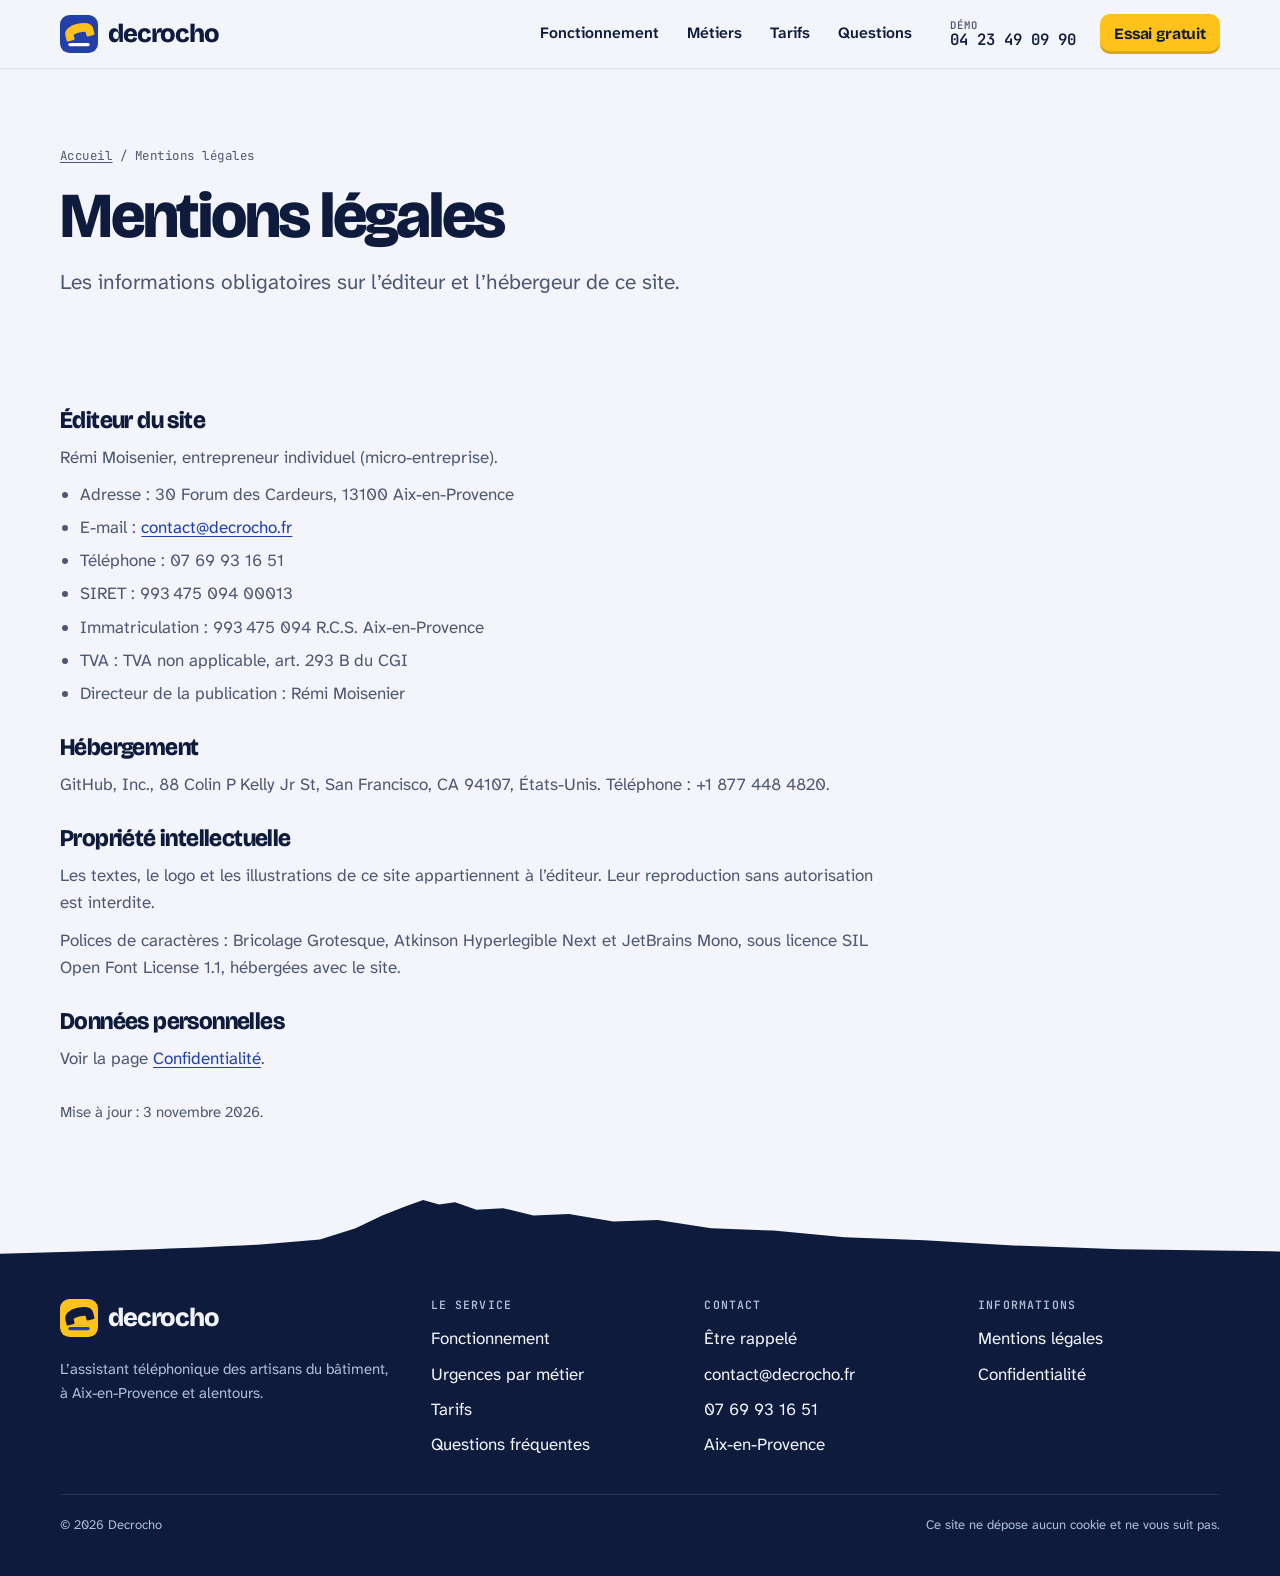
<file: mentions-legales.html>
<!doctype html>
<html lang="fr">
<head>
<meta charset="utf-8">
<meta name="viewport" content="width=device-width, initial-scale=1, viewport-fit=cover">
<title>Mentions légales · Decrocho</title>
<meta name="description" content="Mentions légales du site Decrocho.">
<link rel="canonical" href="https://decrocho.fr/mentions-legales.html">
<meta property="og:type" content="website">
<meta property="og:locale" content="fr_FR">
<meta property="og:site_name" content="Decrocho">
<meta property="og:title" content="Mentions légales · Decrocho">
<meta property="og:description" content="Mentions légales du site Decrocho.">
<meta property="og:url" content="https://decrocho.fr/mentions-legales.html">
<meta property="og:image" content="https://decrocho.fr/og-image.png">
<meta property="og:image:width" content="1200">
<meta property="og:image:height" content="630">
<meta property="og:image:alt" content="Decrocho, l’assistant téléphonique des artisans du bâtiment">
<meta name="twitter:card" content="summary_large_image">
<meta name="theme-color" content="#F3F5FA" media="(prefers-color-scheme: light)">
<meta name="theme-color" content="#0A1026" media="(prefers-color-scheme: dark)">
<link rel="icon" href="favicon.ico" sizes="48x48">
<link rel="icon" href="assets/img/icon-192.png" sizes="192x192" type="image/png">
<link rel="icon" href="favicon.svg" type="image/svg+xml">
<link rel="apple-touch-icon" href="apple-touch-icon.png">
<link rel="manifest" href="site.webmanifest">
<link rel="preload" href="assets/fonts/bricolage-grotesque.woff2" as="font" type="font/woff2" crossorigin>
<link rel="preload" href="assets/fonts/atkinson-hyperlegible-next.woff2" as="font" type="font/woff2" crossorigin>
<link rel="stylesheet" href="assets/css/site.css?v=559edc6c38">
<script>document.documentElement.classList.add('js')</script>

</head>
<body>
<a class="skip" href="#contenu">Aller au contenu</a>
<header class="site-header">
  <div class="wrap">
    <a class="brand" href="index.html" aria-label="Decrocho, retour à l'accueil"><svg viewBox="0 0 64 64" width="32" height="32" aria-hidden="true" focusable="false"><rect width="64" height="64" rx="16" fill="#2340A8"/><g transform="translate(32 27) rotate(-14) scale(.72)"><path d="M-31 15 L-31 3 C-31 -9 -18 -15 0 -15 C18 -15 31 -9 31 3 L31 15 L17 15 L17 7 C17 3 10 1 0 1 C-10 1 -17 3 -17 7 L-17 15 Z" fill="#FFC21A" stroke="#FFC21A" stroke-width="5" stroke-linejoin="round"/></g><rect x="14" y="47" width="36" height="5.5" rx="2.75" fill="#FFFFFF"/></svg><span>decrocho</span></a>
    <button class="nav-toggle" type="button" aria-expanded="false" aria-controls="menu" aria-label="Ouvrir le menu">
      <span class="icon-open"><svg class="i i-menu" viewBox="0 0 24 24" width="24" height="24" fill="none" stroke="currentColor" stroke-width="2" stroke-linecap="round" stroke-linejoin="round" aria-hidden="true" focusable="false"><path d="M4 7h16M4 12h16M4 17h16"/></svg></span><span class="icon-close"><svg class="i i-close" viewBox="0 0 24 24" width="24" height="24" fill="none" stroke="currentColor" stroke-width="2" stroke-linecap="round" stroke-linejoin="round" aria-hidden="true" focusable="false"><path d="M6 6l12 12M18 6 6 18"/></svg></span>
    </button>
    <nav class="nav" id="menu" aria-label="Menu principal">
      <a href="fonctionnement.html">Fonctionnement</a>
      <a href="metiers.html">Métiers</a>
      <a href="tarifs.html">Tarifs</a>
      <a href="questions.html">Questions</a>
      <a class="nav-demo" href="tel:+33423490990"><small>Démo</small>04 23 49 09 90</a>
      <span class="header-cta"><a class="btn btn--small" href="contact.html">Essai gratuit</a></span>
    </nav>
  </div>
</header>
<main id="contenu">
<section class="page-hero">
  <div class="wrap">
    <p class="fil"><a href="index.html">Accueil</a> / Mentions légales</p>
    <h1>Mentions légales</h1>
    <p class="lead">Les informations obligatoires sur l’éditeur et l’hébergeur de ce site.</p>
  </div>
</section>

<section class="section section--tight">
  <div class="wrap">
    <div class="legal">
      <section>
        <h2>Éditeur du site</h2>
        <p>Rémi Moisenier, entrepreneur individuel (micro-entreprise).</p>
        <ul>
          <li>Adresse : 30 Forum des Cardeurs, 13100 Aix-en-Provence</li>
          <li>E-mail : <a href="mailto:contact@decrocho.fr">contact@decrocho.fr</a></li>
          <li>Téléphone : 07 69 93 16 51</li>
          <li>SIRET : 993 475 094 00013</li>
          <li>Immatriculation : 993 475 094 R.C.S. Aix-en-Provence</li>
          <li>TVA : TVA non applicable, art. 293 B du CGI</li>
          <li>Directeur de la publication : Rémi Moisenier</li>
        </ul>
      </section>
      <section>
        <h2>Hébergement</h2>
        <p>GitHub, Inc., 88 Colin P Kelly Jr St, San Francisco, CA 94107, États-Unis. Téléphone : +1&nbsp;877&nbsp;448&nbsp;4820.</p>
      </section>
      <section>
        <h2>Propriété intellectuelle</h2>
        <p>Les textes, le logo et les illustrations de ce site appartiennent à l’éditeur. Leur reproduction sans autorisation est interdite.</p>
        <p>Polices de caractères : Bricolage Grotesque, Atkinson Hyperlegible Next et JetBrains Mono, sous licence SIL Open Font License 1.1, hébergées avec le site.</p>
      </section>
      <section>
        <h2>Données personnelles</h2>
        <p>Voir la page <a href="confidentialite.html">Confidentialité</a>.</p>
      </section>
      <p class="small muted">Mise à jour : 3 novembre 2026.</p>
    </div>
  </div>
</section>
</main>
<footer class="site-footer">
  <svg class="crete" viewBox="0 0 1440 120" preserveAspectRatio="none" aria-hidden="true" focusable="false"><path fill="currentColor" d="M0 132V92C110 89 210 85 290 80L360 73L400 58L430 41L455 29L476 20L494 26L512 23L536 33L566 31L600 41L640 39L690 49L740 47L800 58L870 61L950 70L1040 74L1140 81L1260 86L1440 89V132Z"/></svg>
  <div class="wrap">
    <div class="footer-grid">
      <div>
        <a class="brand" href="index.html" aria-label="Decrocho, retour à l'accueil"><svg viewBox="0 0 64 64" width="32" height="32" aria-hidden="true" focusable="false"><rect width="64" height="64" rx="16" fill="#FFC21A"/><g transform="translate(32 27) rotate(-14) scale(.72)"><path d="M-31 15 L-31 3 C-31 -9 -18 -15 0 -15 C18 -15 31 -9 31 3 L31 15 L17 15 L17 7 C17 3 10 1 0 1 C-10 1 -17 3 -17 7 L-17 15 Z" fill="#0F1B3D" stroke="#0F1B3D" stroke-width="5" stroke-linejoin="round"/></g><rect x="14" y="47" width="36" height="5.5" rx="2.75" fill="#2340A8"/></svg><span>decrocho</span></a>
        <p>L’assistant téléphonique des artisans du bâtiment, à Aix-en-Provence et alentours.</p>
      </div>
      <div>
        <h2>Le service</h2>
        <ul>
          <li><a href="fonctionnement.html">Fonctionnement</a></li>
          <li><a href="metiers.html">Urgences par métier</a></li>
          <li><a href="tarifs.html">Tarifs</a></li>
          <li><a href="questions.html">Questions fréquentes</a></li>
        </ul>
      </div>
      <div>
        <h2>Contact</h2>
        <ul>
          <li><a href="contact.html">Être rappelé</a></li>
          <li><a href="mailto:contact@decrocho.fr">contact@decrocho.fr</a></li>
          <li>07 69 93 16 51</li>
          <li>Aix-en-Provence</li>
        </ul>
      </div>
      <div>
        <h2>Informations</h2>
        <ul>
          <li><a href="mentions-legales.html">Mentions légales</a></li>
          <li><a href="confidentialite.html">Confidentialité</a></li>
        </ul>
      </div>
    </div>
    <div class="footer-bas">
      <span>© <span data-annee>2026</span> Decrocho</span>
      <span>Ce site ne dépose aucun cookie et ne vous suit pas.</span>
    </div>
  </div>
</footer>
<div class="barre-mobile">
  <a class="btn btn--line" href="tel:+33423490990"><svg class="i i-phone" viewBox="0 0 24 24" width="24" height="24" fill="none" stroke="currentColor" stroke-width="2" stroke-linecap="round" stroke-linejoin="round" aria-hidden="true" focusable="false"><path d="M6.2 3.5h3l1.7 4.3-2.2 1.5a11.5 11.5 0 0 0 6 6l1.5-2.2 4.3 1.7v3a1.8 1.8 0 0 1-1.9 1.8C10.4 19.1 4.9 13.6 4.4 5.4a1.8 1.8 0 0 1 1.8-1.9z"/></svg>Appeler la démo</a>
  <a class="btn" href="contact.html">Essai gratuit</a>
</div>
<script src="assets/js/site.js?v=dd6b95b118" defer></script>
</body>
</html>
</file>
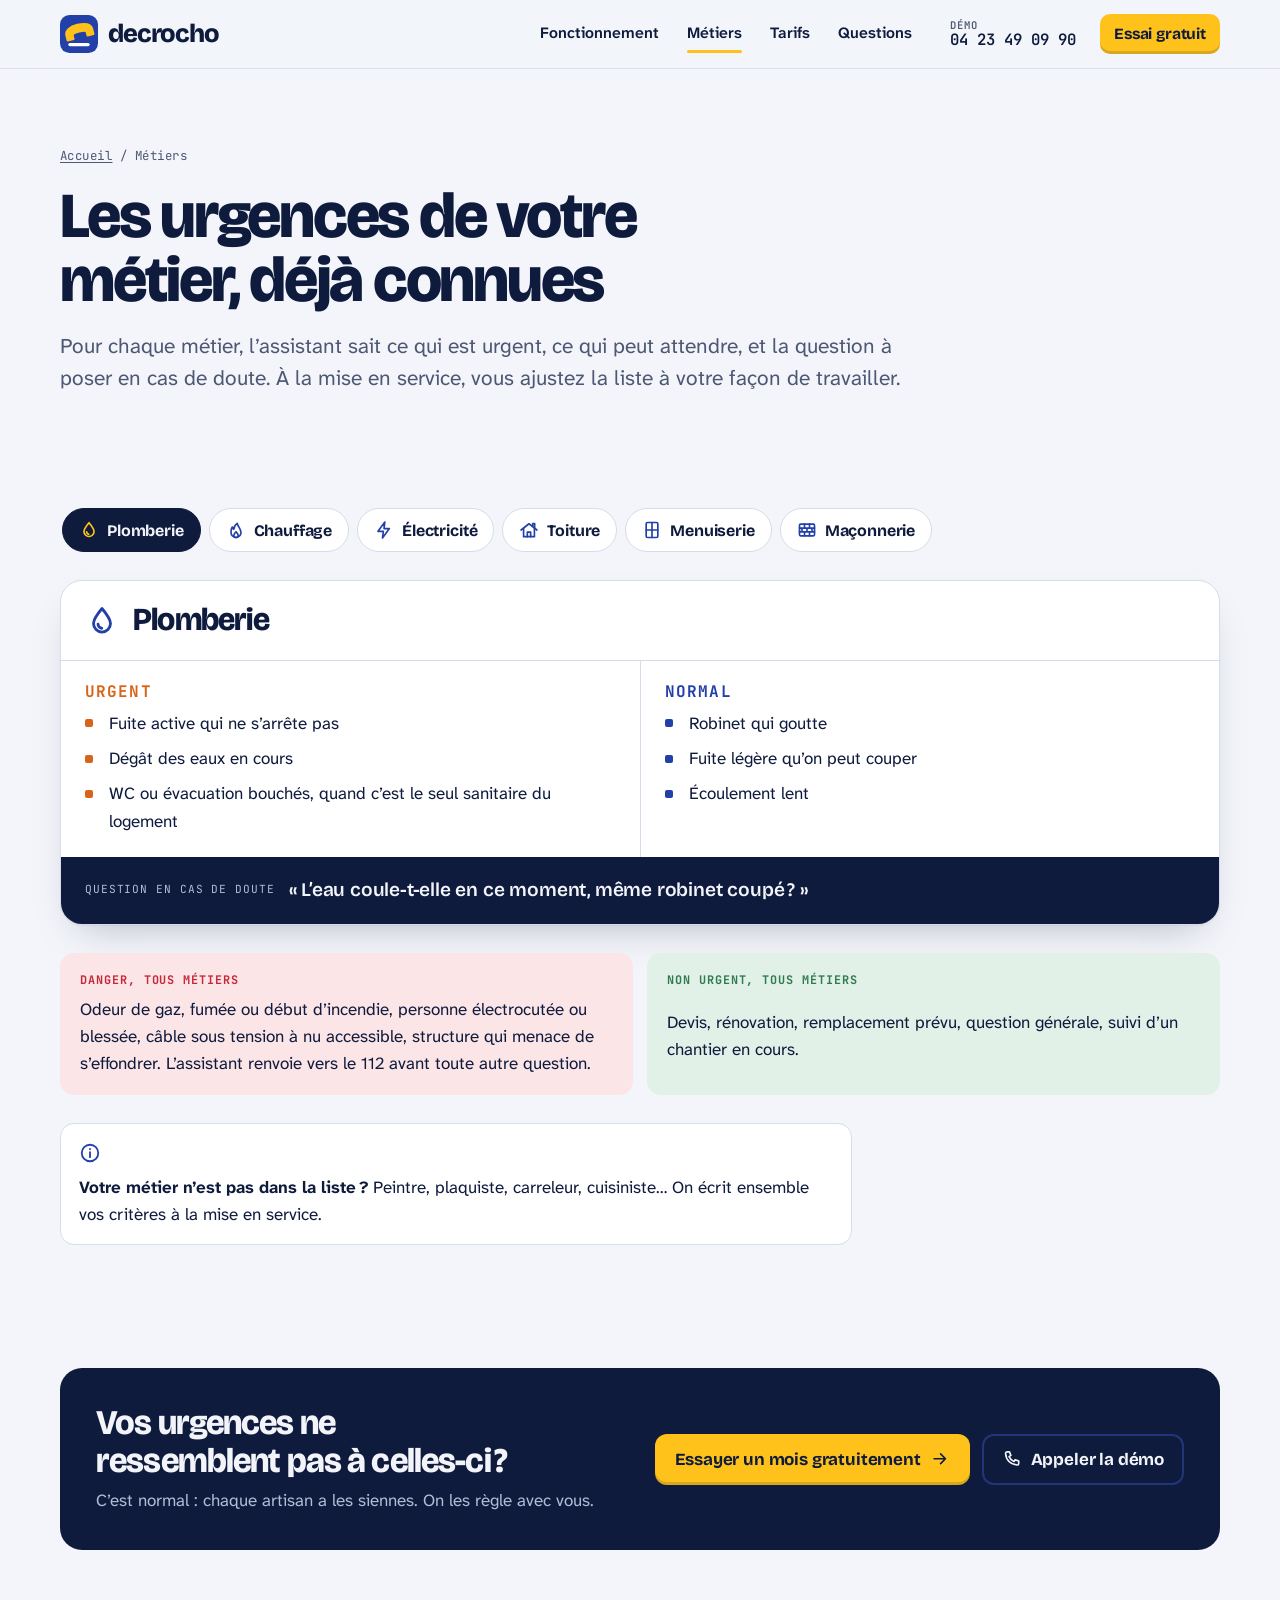
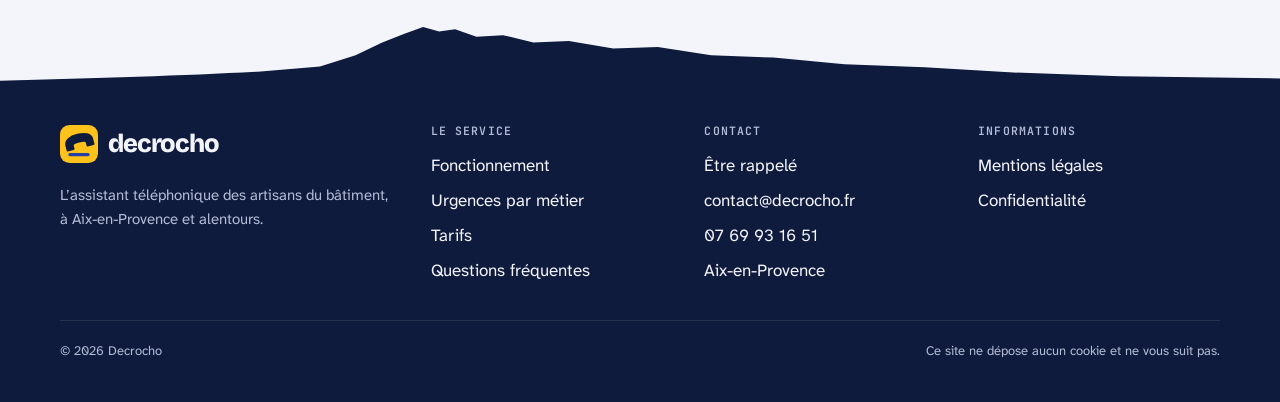
<file: metiers.html>
<!doctype html>
<html lang="fr">
<head>
<meta charset="utf-8">
<meta name="viewport" content="width=device-width, initial-scale=1, viewport-fit=cover">
<title>Urgences par métier · Decrocho</title>
<meta name="description" content="Plomberie, chauffage, électricité, toiture, menuiserie, maçonnerie : ce que l’assistant classe en urgent, ce qui peut attendre, et la question qu’il pose en cas de doute.">
<link rel="canonical" href="https://decrocho.fr/metiers.html">
<meta property="og:type" content="website">
<meta property="og:locale" content="fr_FR">
<meta property="og:site_name" content="Decrocho">
<meta property="og:title" content="Urgences par métier · Decrocho">
<meta property="og:description" content="Plomberie, chauffage, électricité, toiture, menuiserie, maçonnerie : ce que l’assistant classe en urgent, ce qui peut attendre, et la question qu’il pose en cas de doute.">
<meta property="og:url" content="https://decrocho.fr/metiers.html">
<meta property="og:image" content="https://decrocho.fr/og-image.png">
<meta property="og:image:width" content="1200">
<meta property="og:image:height" content="630">
<meta property="og:image:alt" content="Decrocho, l’assistant téléphonique des artisans du bâtiment">
<meta name="twitter:card" content="summary_large_image">
<meta name="theme-color" content="#F3F5FA" media="(prefers-color-scheme: light)">
<meta name="theme-color" content="#0A1026" media="(prefers-color-scheme: dark)">
<link rel="icon" href="favicon.ico" sizes="48x48">
<link rel="icon" href="assets/img/icon-192.png" sizes="192x192" type="image/png">
<link rel="icon" href="favicon.svg" type="image/svg+xml">
<link rel="apple-touch-icon" href="apple-touch-icon.png">
<link rel="manifest" href="site.webmanifest">
<link rel="preload" href="assets/fonts/bricolage-grotesque.woff2" as="font" type="font/woff2" crossorigin>
<link rel="preload" href="assets/fonts/atkinson-hyperlegible-next.woff2" as="font" type="font/woff2" crossorigin>
<link rel="stylesheet" href="assets/css/site.css?v=559edc6c38">
<script>document.documentElement.classList.add('js')</script>

</head>
<body>
<a class="skip" href="#contenu">Aller au contenu</a>
<header class="site-header">
  <div class="wrap">
    <a class="brand" href="index.html" aria-label="Decrocho, retour à l'accueil"><svg viewBox="0 0 64 64" width="32" height="32" aria-hidden="true" focusable="false"><rect width="64" height="64" rx="16" fill="#2340A8"/><g transform="translate(32 27) rotate(-14) scale(.72)"><path d="M-31 15 L-31 3 C-31 -9 -18 -15 0 -15 C18 -15 31 -9 31 3 L31 15 L17 15 L17 7 C17 3 10 1 0 1 C-10 1 -17 3 -17 7 L-17 15 Z" fill="#FFC21A" stroke="#FFC21A" stroke-width="5" stroke-linejoin="round"/></g><rect x="14" y="47" width="36" height="5.5" rx="2.75" fill="#FFFFFF"/></svg><span>decrocho</span></a>
    <button class="nav-toggle" type="button" aria-expanded="false" aria-controls="menu" aria-label="Ouvrir le menu">
      <span class="icon-open"><svg class="i i-menu" viewBox="0 0 24 24" width="24" height="24" fill="none" stroke="currentColor" stroke-width="2" stroke-linecap="round" stroke-linejoin="round" aria-hidden="true" focusable="false"><path d="M4 7h16M4 12h16M4 17h16"/></svg></span><span class="icon-close"><svg class="i i-close" viewBox="0 0 24 24" width="24" height="24" fill="none" stroke="currentColor" stroke-width="2" stroke-linecap="round" stroke-linejoin="round" aria-hidden="true" focusable="false"><path d="M6 6l12 12M18 6 6 18"/></svg></span>
    </button>
    <nav class="nav" id="menu" aria-label="Menu principal">
      <a href="fonctionnement.html">Fonctionnement</a>
      <a href="metiers.html" aria-current="page">Métiers</a>
      <a href="tarifs.html">Tarifs</a>
      <a href="questions.html">Questions</a>
      <a class="nav-demo" href="tel:+33423490990"><small>Démo</small>04 23 49 09 90</a>
      <span class="header-cta"><a class="btn btn--small" href="contact.html">Essai gratuit</a></span>
    </nav>
  </div>
</header>
<main id="contenu">
<section class="page-hero">
  <div class="wrap">
    <p class="fil"><a href="index.html">Accueil</a> / Métiers</p>
    <h1>Les urgences de votre métier, déjà connues</h1>
    <p class="lead">Pour chaque métier, l’assistant sait ce qui est urgent, ce qui peut attendre, et la question à poser en cas de doute. À la mise en service, vous ajustez la liste à votre façon de travailler.</p>
  </div>
</section>

<section class="section section--tight">
  <div class="wrap">
    <div class="onglets" role="tablist" aria-label="Choisir un métier">
      <button class="onglet" type="button" role="tab" id="onglet-plomberie" aria-controls="plomberie" aria-selected="true" tabindex="0"><svg class="i i-goutte" viewBox="0 0 24 24" width="24" height="24" fill="none" stroke="currentColor" stroke-width="2" stroke-linecap="round" stroke-linejoin="round" aria-hidden="true" focusable="false"><path d="M12 3.2c3.6 4.3 6 7.6 6 10.6a6 6 0 0 1-12 0c0-3 2.4-6.3 6-10.6z"/><path d="M9.2 14.2a2.9 2.9 0 0 0 2.6 2.9"/></svg>Plomberie</button>
      <button class="onglet" type="button" role="tab" id="onglet-chauffage" aria-controls="chauffage" aria-selected="false" tabindex="-1"><svg class="i i-flamme" viewBox="0 0 24 24" width="24" height="24" fill="none" stroke="currentColor" stroke-width="2" stroke-linecap="round" stroke-linejoin="round" aria-hidden="true" focusable="false"><path d="M12 21a6 6 0 0 0 6-6c0-4.2-3.4-6.6-4.6-11-2.6 1.9-4 4.6-4 7.2-1-.6-1.6-1.6-1.9-2.8C6.4 9.8 6 11.6 6 15a6 6 0 0 0 6 6z"/><path d="M12 21a2.6 2.6 0 0 1-2.6-2.6c0-1.6 1.3-2.6 2.6-4.4 1.3 1.8 2.6 2.8 2.6 4.4A2.6 2.6 0 0 1 12 21z"/></svg>Chauffage</button>
      <button class="onglet" type="button" role="tab" id="onglet-electricite" aria-controls="electricite" aria-selected="false" tabindex="-1"><svg class="i i-eclair" viewBox="0 0 24 24" width="24" height="24" fill="none" stroke="currentColor" stroke-width="2" stroke-linecap="round" stroke-linejoin="round" aria-hidden="true" focusable="false"><path d="M13 2.5 4.8 13.6h6.4L10.2 21.5l8.3-11.2H12l1-7.8z"/></svg>Électricité</button>
      <button class="onglet" type="button" role="tab" id="onglet-toiture" aria-controls="toiture" aria-selected="false" tabindex="-1"><svg class="i i-toit" viewBox="0 0 24 24" width="24" height="24" fill="none" stroke="currentColor" stroke-width="2" stroke-linecap="round" stroke-linejoin="round" aria-hidden="true" focusable="false"><path d="M2.5 12 12 4.5l9.5 7.5"/><path d="M5.5 10v10h13V10"/><path d="M10 20v-5.5h4V20"/><path d="M16.5 7V4.2h2.3V9"/></svg>Toiture</button>
      <button class="onglet" type="button" role="tab" id="onglet-menuiserie" aria-controls="menuiserie" aria-selected="false" tabindex="-1"><svg class="i i-fenetre" viewBox="0 0 24 24" width="24" height="24" fill="none" stroke="currentColor" stroke-width="2" stroke-linecap="round" stroke-linejoin="round" aria-hidden="true" focusable="false"><rect x="5" y="3" width="14" height="18" rx="1.5"/><path d="M12 3v18M5 12h14"/></svg>Menuiserie</button>
      <button class="onglet" type="button" role="tab" id="onglet-maconnerie" aria-controls="maconnerie" aria-selected="false" tabindex="-1"><svg class="i i-briques" viewBox="0 0 24 24" width="24" height="24" fill="none" stroke="currentColor" stroke-width="2" stroke-linecap="round" stroke-linejoin="round" aria-hidden="true" focusable="false"><rect x="3" y="5" width="18" height="14" rx="1.2"/><path d="M3 9.7h18M3 14.3h18M9 5v4.7M15 5v4.7M6 9.7v4.6M12 9.7v4.6M18 9.7v4.6M9 14.3V19M15 14.3V19"/></svg>Maçonnerie</button>
    </div>
    <section class="metier" id="plomberie" role="tabpanel" aria-labelledby="onglet-plomberie" tabindex="0">
      <div class="metier-tete"><svg class="i i-goutte" viewBox="0 0 24 24" width="24" height="24" fill="none" stroke="currentColor" stroke-width="2" stroke-linecap="round" stroke-linejoin="round" aria-hidden="true" focusable="false"><path d="M12 3.2c3.6 4.3 6 7.6 6 10.6a6 6 0 0 1-12 0c0-3 2.4-6.3 6-10.6z"/><path d="M9.2 14.2a2.9 2.9 0 0 0 2.6 2.9"/></svg><h2>Plomberie</h2></div>
      <div class="metier-col metier-col--urgent"><h3>Urgent</h3><ul><li>Fuite active qui ne s’arrête pas</li><li>Dégât des eaux en cours</li><li>WC ou évacuation bouchés, quand c’est le seul sanitaire du logement</li></ul></div>
      <div class="metier-col metier-col--normal"><h3>Normal</h3><ul><li>Robinet qui goutte</li><li>Fuite légère qu’on peut couper</li><li>Écoulement lent</li></ul></div>
      <p class="metier-question"><small>Question en cas de doute</small><q>L’eau coule-t-elle en ce moment, même robinet coupé ?</q></p>
    </section>
    <section class="metier" id="chauffage" role="tabpanel" aria-labelledby="onglet-chauffage" tabindex="0" hidden>
      <div class="metier-tete"><svg class="i i-flamme" viewBox="0 0 24 24" width="24" height="24" fill="none" stroke="currentColor" stroke-width="2" stroke-linecap="round" stroke-linejoin="round" aria-hidden="true" focusable="false"><path d="M12 21a6 6 0 0 0 6-6c0-4.2-3.4-6.6-4.6-11-2.6 1.9-4 4.6-4 7.2-1-.6-1.6-1.6-1.9-2.8C6.4 9.8 6 11.6 6 15a6 6 0 0 0 6 6z"/><path d="M12 21a2.6 2.6 0 0 1-2.6-2.6c0-1.6 1.3-2.6 2.6-4.4 1.3 1.8 2.6 2.8 2.6 4.4A2.6 2.6 0 0 1 12 21z"/></svg><h2>Chauffage, eau chaude</h2></div>
      <div class="metier-col metier-col--urgent"><h3>Urgent</h3><ul><li>Plus du tout de chauffage ou d’eau chaude en hiver</li><li>Chaudière en défaut avec une personne fragile dans le logement</li></ul></div>
      <div class="metier-col metier-col--normal"><h3>Normal</h3><ul><li>Chauffe-eau en panne, avec une autre source d’eau chaude</li><li>Radiateur froid hors grand froid</li><li>Entretien annuel</li></ul></div>
      <p class="metier-question"><small>Question en cas de doute</small><q>Vous n’avez plus de chauffage du tout dans le logement ?</q></p>
    </section>
    <section class="metier" id="electricite" role="tabpanel" aria-labelledby="onglet-electricite" tabindex="0" hidden>
      <div class="metier-tete"><svg class="i i-eclair" viewBox="0 0 24 24" width="24" height="24" fill="none" stroke="currentColor" stroke-width="2" stroke-linecap="round" stroke-linejoin="round" aria-hidden="true" focusable="false"><path d="M13 2.5 4.8 13.6h6.4L10.2 21.5l8.3-11.2H12l1-7.8z"/></svg><h2>Électricité</h2></div>
      <div class="metier-col metier-col--urgent"><h3>Urgent</h3><ul><li>Plus de courant dans tout le logement, alors que les voisins en ont</li><li>Disjoncteur qui saute dès qu’on le remet</li><li>Odeur de brûlé au tableau, sans fumée</li><li>Eau sur une installation électrique</li></ul></div>
      <div class="metier-col metier-col--normal"><h3>Normal</h3><ul><li>Une prise ou un circuit en panne</li><li>Éclairage défaillant</li><li>Mise aux normes</li></ul></div>
      <p class="metier-question"><small>Question en cas de doute</small><q>Les voisins ont-ils du courant ? Le disjoncteur se remet-il ?</q></p>
    </section>
    <section class="metier" id="toiture" role="tabpanel" aria-labelledby="onglet-toiture" tabindex="0" hidden>
      <div class="metier-tete"><svg class="i i-toit" viewBox="0 0 24 24" width="24" height="24" fill="none" stroke="currentColor" stroke-width="2" stroke-linecap="round" stroke-linejoin="round" aria-hidden="true" focusable="false"><path d="M2.5 12 12 4.5l9.5 7.5"/><path d="M5.5 10v10h13V10"/><path d="M10 20v-5.5h4V20"/><path d="M16.5 7V4.2h2.3V9"/></svg><h2>Couverture, toiture</h2></div>
      <div class="metier-col metier-col--urgent"><h3>Urgent</h3><ul><li>Infiltration par le toit pendant la pluie</li><li>Tuiles ou éléments qui risquent de tomber sur la voie</li></ul></div>
      <div class="metier-col metier-col--normal"><h3>Normal</h3><ul><li>Tuile déplacée sans fuite</li><li>Gouttière bouchée</li><li>Trace d’humidité ancienne</li></ul></div>
      <p class="metier-question"><small>Question en cas de doute</small><q>L’eau entre-t-elle en ce moment dans le logement ?</q></p>
    </section>
    <section class="metier" id="menuiserie" role="tabpanel" aria-labelledby="onglet-menuiserie" tabindex="0" hidden>
      <div class="metier-tete"><svg class="i i-fenetre" viewBox="0 0 24 24" width="24" height="24" fill="none" stroke="currentColor" stroke-width="2" stroke-linecap="round" stroke-linejoin="round" aria-hidden="true" focusable="false"><rect x="5" y="3" width="14" height="18" rx="1.5"/><path d="M12 3v18M5 12h14"/></svg><h2>Menuiserie, vitrerie, serrurerie</h2></div>
      <div class="metier-col metier-col--urgent"><h3>Urgent</h3><ul><li>Porte d’entrée qui ne ferme plus ou ne s’ouvre plus</li><li>Vitre cassée qui laisse le logement ouvert</li><li>Effraction</li></ul></div>
      <div class="metier-col metier-col--normal"><h3>Normal</h3><ul><li>Volet bloqué</li><li>Fenêtre qui ferme mal</li><li>Poignée cassée</li><li>Pose neuve</li></ul></div>
      <p class="metier-question"><small>Question en cas de doute</small><q>Pouvez-vous fermer le logement ce soir ?</q></p>
    </section>
    <section class="metier" id="maconnerie" role="tabpanel" aria-labelledby="onglet-maconnerie" tabindex="0" hidden>
      <div class="metier-tete"><svg class="i i-briques" viewBox="0 0 24 24" width="24" height="24" fill="none" stroke="currentColor" stroke-width="2" stroke-linecap="round" stroke-linejoin="round" aria-hidden="true" focusable="false"><rect x="3" y="5" width="18" height="14" rx="1.2"/><path d="M3 9.7h18M3 14.3h18M9 5v4.7M15 5v4.7M6 9.7v4.6M12 9.7v4.6M18 9.7v4.6M9 14.3V19M15 14.3V19"/></svg><h2>Maçonnerie, gros œuvre</h2></div>
      <div class="metier-col metier-col--urgent"><h3>Urgent</h3><ul><li>Mur ou plafond fissuré d’un coup, ou qui s’effrite</li><li>S’il risque de s’effondrer : niveau Danger, le 112 d’abord</li></ul></div>
      <div class="metier-col metier-col--normal"><h3>Normal</h3><ul><li>Fissure ancienne et stable</li><li>Petit enduit</li><li>Ouverture de mur prévue</li></ul></div>
      <p class="metier-question"><small>Question en cas de doute</small><q>La fissure est-elle apparue ou a-t-elle grandi récemment ?</q></p>
    </section>
    <div class="bandes-tous">
      <div class="bande bande--danger"><b>Danger, tous métiers</b><p>Odeur de gaz, fumée ou début d’incendie, personne électrocutée ou blessée, câble sous tension à nu accessible, structure qui menace de s’effondrer. L’assistant renvoie vers le 112 avant toute autre question.</p></div>
      <div class="bande bande--calme"><b>Non urgent, tous métiers</b><p>Devis, rénovation, remplacement prévu, question générale, suivi d’un chantier en cours.</p></div>
    </div>
    <p class="encadre suite-lien"><svg class="i i-info" viewBox="0 0 24 24" width="24" height="24" fill="none" stroke="currentColor" stroke-width="2" stroke-linecap="round" stroke-linejoin="round" aria-hidden="true" focusable="false"><circle cx="12" cy="12" r="9"/><path d="M12 11v5.5M12 7.6v.4"/></svg><span><strong>Votre métier n’est pas dans la liste ?</strong> Peintre, plaquiste, carreleur, cuisiniste… On écrit ensemble vos critères à la mise en service.</span></p>
  </div>
</section>

<section class="section section--tight">
  <div class="wrap">
    <div class="fin-page">
      <div>
        <h2>Vos urgences ne ressemblent pas à celles-ci ?</h2>
        <p>C’est normal : chaque artisan a les siennes. On les règle avec vous.</p>
      </div>
      <div class="btn-row"><a class="btn" href="contact.html">Essayer un mois gratuitement<svg class="i i-arrow" viewBox="0 0 24 24" width="24" height="24" fill="none" stroke="currentColor" stroke-width="2" stroke-linecap="round" stroke-linejoin="round" aria-hidden="true" focusable="false"><path d="M5 12h14M13 6l6 6-6 6"/></svg></a><a class="btn btn--line" href="tel:+33423490990"><svg class="i i-phone" viewBox="0 0 24 24" width="24" height="24" fill="none" stroke="currentColor" stroke-width="2" stroke-linecap="round" stroke-linejoin="round" aria-hidden="true" focusable="false"><path d="M6.2 3.5h3l1.7 4.3-2.2 1.5a11.5 11.5 0 0 0 6 6l1.5-2.2 4.3 1.7v3a1.8 1.8 0 0 1-1.9 1.8C10.4 19.1 4.9 13.6 4.4 5.4a1.8 1.8 0 0 1 1.8-1.9z"/></svg>Appeler la démo</a></div>
    </div>
  </div>
</section>
</main>
<footer class="site-footer">
  <svg class="crete" viewBox="0 0 1440 120" preserveAspectRatio="none" aria-hidden="true" focusable="false"><path fill="currentColor" d="M0 132V92C110 89 210 85 290 80L360 73L400 58L430 41L455 29L476 20L494 26L512 23L536 33L566 31L600 41L640 39L690 49L740 47L800 58L870 61L950 70L1040 74L1140 81L1260 86L1440 89V132Z"/></svg>
  <div class="wrap">
    <div class="footer-grid">
      <div>
        <a class="brand" href="index.html" aria-label="Decrocho, retour à l'accueil"><svg viewBox="0 0 64 64" width="32" height="32" aria-hidden="true" focusable="false"><rect width="64" height="64" rx="16" fill="#FFC21A"/><g transform="translate(32 27) rotate(-14) scale(.72)"><path d="M-31 15 L-31 3 C-31 -9 -18 -15 0 -15 C18 -15 31 -9 31 3 L31 15 L17 15 L17 7 C17 3 10 1 0 1 C-10 1 -17 3 -17 7 L-17 15 Z" fill="#0F1B3D" stroke="#0F1B3D" stroke-width="5" stroke-linejoin="round"/></g><rect x="14" y="47" width="36" height="5.5" rx="2.75" fill="#2340A8"/></svg><span>decrocho</span></a>
        <p>L’assistant téléphonique des artisans du bâtiment, à Aix-en-Provence et alentours.</p>
      </div>
      <div>
        <h2>Le service</h2>
        <ul>
          <li><a href="fonctionnement.html">Fonctionnement</a></li>
          <li><a href="metiers.html">Urgences par métier</a></li>
          <li><a href="tarifs.html">Tarifs</a></li>
          <li><a href="questions.html">Questions fréquentes</a></li>
        </ul>
      </div>
      <div>
        <h2>Contact</h2>
        <ul>
          <li><a href="contact.html">Être rappelé</a></li>
          <li><a href="mailto:contact@decrocho.fr">contact@decrocho.fr</a></li>
          <li>07 69 93 16 51</li>
          <li>Aix-en-Provence</li>
        </ul>
      </div>
      <div>
        <h2>Informations</h2>
        <ul>
          <li><a href="mentions-legales.html">Mentions légales</a></li>
          <li><a href="confidentialite.html">Confidentialité</a></li>
        </ul>
      </div>
    </div>
    <div class="footer-bas">
      <span>© <span data-annee>2026</span> Decrocho</span>
      <span>Ce site ne dépose aucun cookie et ne vous suit pas.</span>
    </div>
  </div>
</footer>
<div class="barre-mobile">
  <a class="btn btn--line" href="tel:+33423490990"><svg class="i i-phone" viewBox="0 0 24 24" width="24" height="24" fill="none" stroke="currentColor" stroke-width="2" stroke-linecap="round" stroke-linejoin="round" aria-hidden="true" focusable="false"><path d="M6.2 3.5h3l1.7 4.3-2.2 1.5a11.5 11.5 0 0 0 6 6l1.5-2.2 4.3 1.7v3a1.8 1.8 0 0 1-1.9 1.8C10.4 19.1 4.9 13.6 4.4 5.4a1.8 1.8 0 0 1 1.8-1.9z"/></svg>Appeler la démo</a>
  <a class="btn" href="contact.html">Essai gratuit</a>
</div>
<script src="assets/js/site.js?v=dd6b95b118" defer></script>
</body>
</html>
</file>
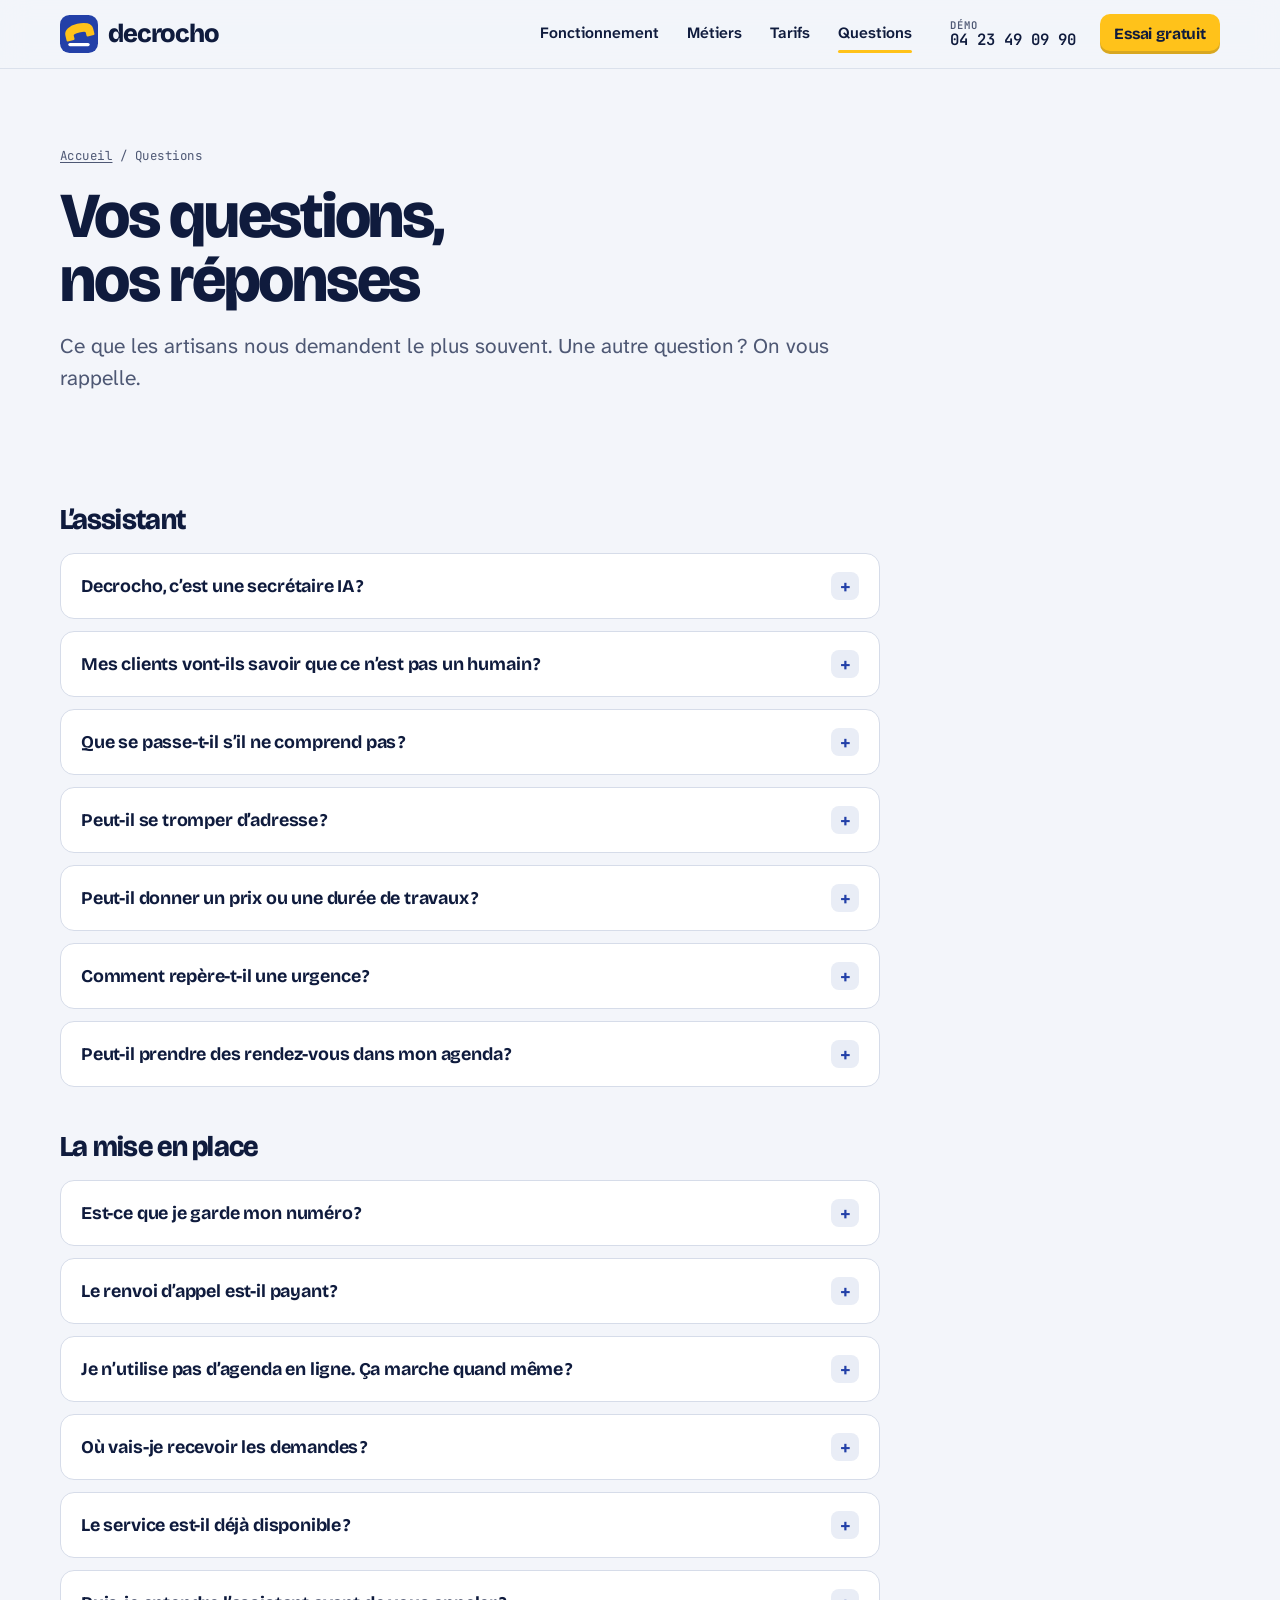
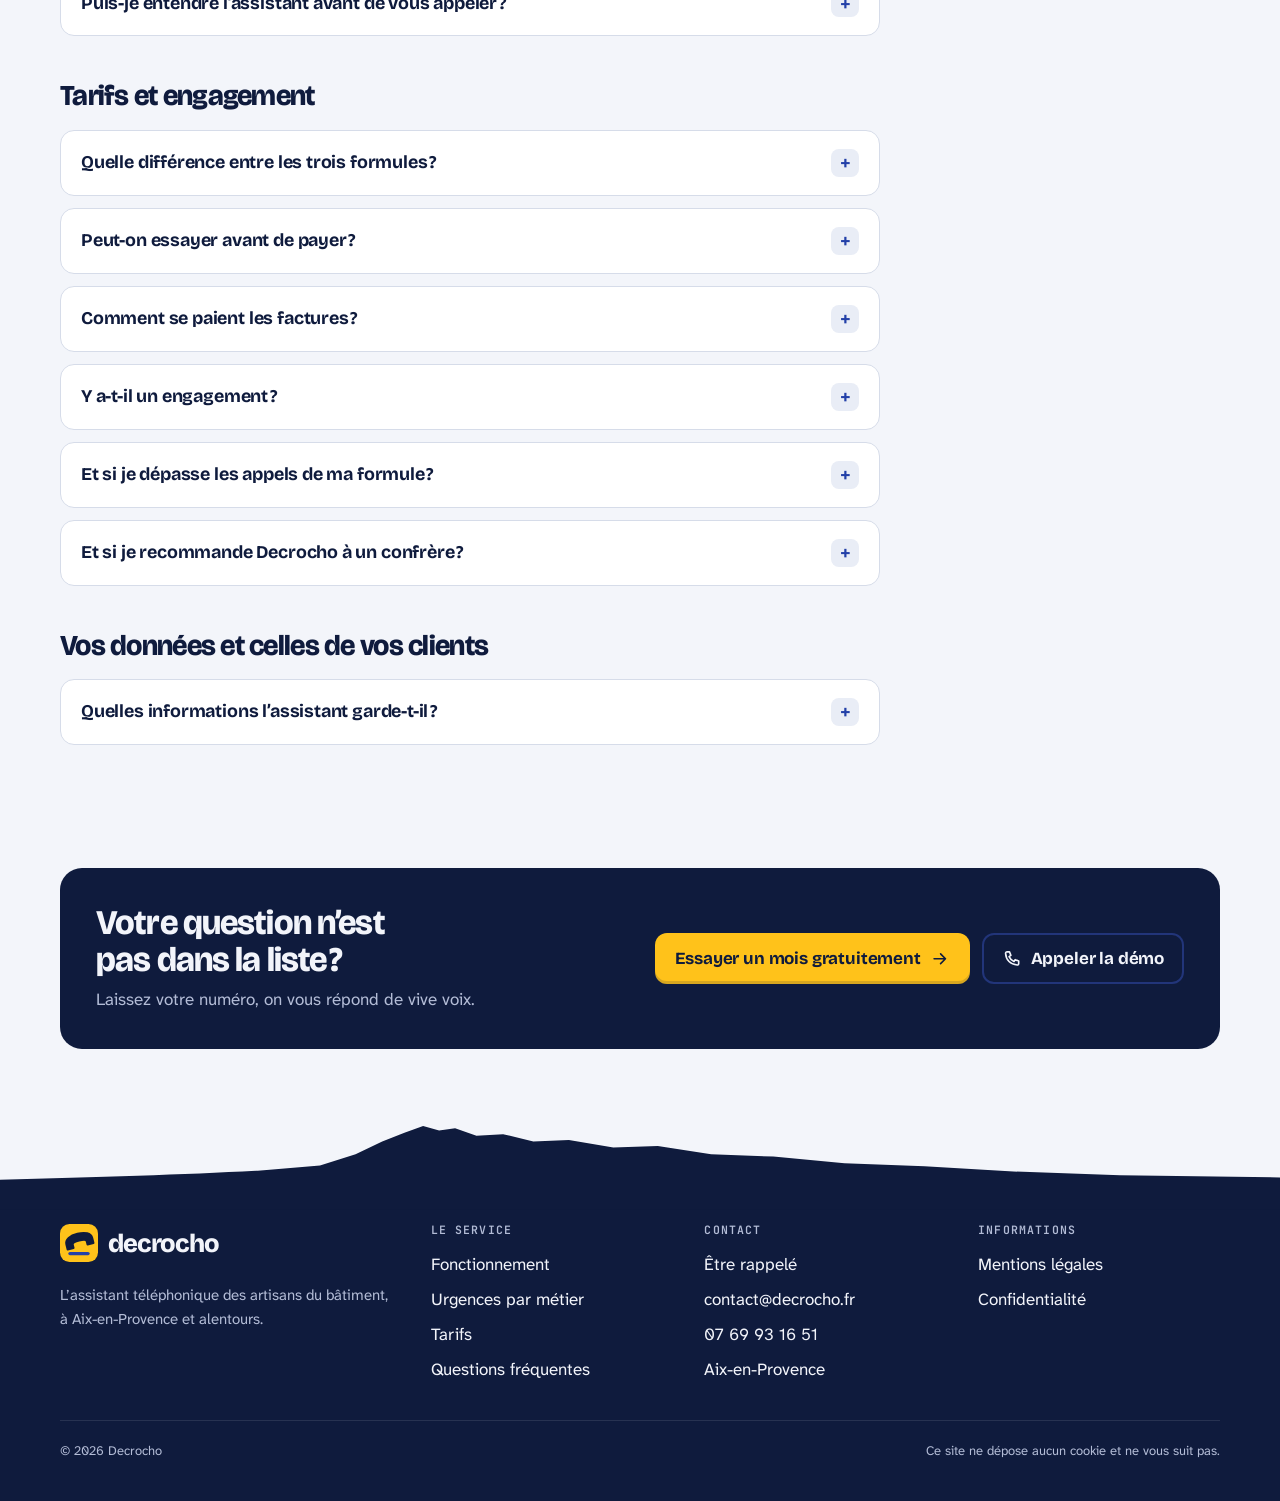
<file: questions.html>
<!doctype html>
<html lang="fr">
<head>
<meta charset="utf-8">
<meta name="viewport" content="width=device-width, initial-scale=1, viewport-fit=cover">
<title>Questions fréquentes · Decrocho</title>
<meta name="description" content="Vos clients savent-ils que c’est un assistant ? Gardez-vous votre numéro ? Y a-t-il un engagement ? Les réponses aux questions des artisans.">
<link rel="canonical" href="https://decrocho.fr/questions.html">
<meta property="og:type" content="website">
<meta property="og:locale" content="fr_FR">
<meta property="og:site_name" content="Decrocho">
<meta property="og:title" content="Questions fréquentes · Decrocho">
<meta property="og:description" content="Vos clients savent-ils que c’est un assistant ? Gardez-vous votre numéro ? Y a-t-il un engagement ? Les réponses aux questions des artisans.">
<meta property="og:url" content="https://decrocho.fr/questions.html">
<meta property="og:image" content="https://decrocho.fr/og-image.png">
<meta property="og:image:width" content="1200">
<meta property="og:image:height" content="630">
<meta property="og:image:alt" content="Decrocho, l’assistant téléphonique des artisans du bâtiment">
<meta name="twitter:card" content="summary_large_image">
<meta name="theme-color" content="#F3F5FA" media="(prefers-color-scheme: light)">
<meta name="theme-color" content="#0A1026" media="(prefers-color-scheme: dark)">
<link rel="icon" href="favicon.ico" sizes="48x48">
<link rel="icon" href="assets/img/icon-192.png" sizes="192x192" type="image/png">
<link rel="icon" href="favicon.svg" type="image/svg+xml">
<link rel="apple-touch-icon" href="apple-touch-icon.png">
<link rel="manifest" href="site.webmanifest">
<link rel="preload" href="assets/fonts/bricolage-grotesque.woff2" as="font" type="font/woff2" crossorigin>
<link rel="preload" href="assets/fonts/atkinson-hyperlegible-next.woff2" as="font" type="font/woff2" crossorigin>
<link rel="stylesheet" href="assets/css/site.css?v=559edc6c38">
<script>document.documentElement.classList.add('js')</script>

</head>
<body>
<a class="skip" href="#contenu">Aller au contenu</a>
<header class="site-header">
  <div class="wrap">
    <a class="brand" href="index.html" aria-label="Decrocho, retour à l'accueil"><svg viewBox="0 0 64 64" width="32" height="32" aria-hidden="true" focusable="false"><rect width="64" height="64" rx="16" fill="#2340A8"/><g transform="translate(32 27) rotate(-14) scale(.72)"><path d="M-31 15 L-31 3 C-31 -9 -18 -15 0 -15 C18 -15 31 -9 31 3 L31 15 L17 15 L17 7 C17 3 10 1 0 1 C-10 1 -17 3 -17 7 L-17 15 Z" fill="#FFC21A" stroke="#FFC21A" stroke-width="5" stroke-linejoin="round"/></g><rect x="14" y="47" width="36" height="5.5" rx="2.75" fill="#FFFFFF"/></svg><span>decrocho</span></a>
    <button class="nav-toggle" type="button" aria-expanded="false" aria-controls="menu" aria-label="Ouvrir le menu">
      <span class="icon-open"><svg class="i i-menu" viewBox="0 0 24 24" width="24" height="24" fill="none" stroke="currentColor" stroke-width="2" stroke-linecap="round" stroke-linejoin="round" aria-hidden="true" focusable="false"><path d="M4 7h16M4 12h16M4 17h16"/></svg></span><span class="icon-close"><svg class="i i-close" viewBox="0 0 24 24" width="24" height="24" fill="none" stroke="currentColor" stroke-width="2" stroke-linecap="round" stroke-linejoin="round" aria-hidden="true" focusable="false"><path d="M6 6l12 12M18 6 6 18"/></svg></span>
    </button>
    <nav class="nav" id="menu" aria-label="Menu principal">
      <a href="fonctionnement.html">Fonctionnement</a>
      <a href="metiers.html">Métiers</a>
      <a href="tarifs.html">Tarifs</a>
      <a href="questions.html" aria-current="page">Questions</a>
      <a class="nav-demo" href="tel:+33423490990"><small>Démo</small>04 23 49 09 90</a>
      <span class="header-cta"><a class="btn btn--small" href="contact.html">Essai gratuit</a></span>
    </nav>
  </div>
</header>
<main id="contenu">
<section class="page-hero">
  <div class="wrap">
    <p class="fil"><a href="index.html">Accueil</a> / Questions</p>
    <h1>Vos questions, nos réponses</h1>
    <p class="lead">Ce que les artisans nous demandent le plus souvent. Une autre question ? On vous rappelle.</p>
  </div>
</section>

<section class="section section--tight">
  <div class="wrap">
    <div class="faq">
    <div class="faq-groupe">
      <h2>L’assistant</h2>
      <details class="q"><summary>Decrocho, c’est une secrétaire IA ?</summary><div class="r"><p>Oui : un assistant téléphonique qui fonctionne avec de l’intelligence artificielle (IA). Il comprend ce que dit votre client, lui répond de vive voix et rédige la fiche qu’il vous envoie par SMS. Il ne décide rien à votre place : c’est vous qui rappelez, donnez les prix et confirmez les rendez-vous.</p></div></details>
      <details class="q"><summary>Mes clients vont-ils savoir que ce n’est pas un humain ?</summary><div class="r"><p>Oui. L’assistant le dit dès la première phrase, et répond oui si on lui demande s’il est un robot. Vos clients savent à qui ils parlent, et peuvent demander un humain à tout moment en disant « conseiller ».</p></div></details>
      <details class="q"><summary>Que se passe-t-il s’il ne comprend pas ?</summary><div class="r"><p>Il reformule une fois, plus simplement. S’il ne comprend toujours pas, il vous passe l’appel ou prend un message. Il ne boucle jamais sur la même question.</p></div></details>
      <details class="q"><summary>Peut-il se tromper d’adresse ?</summary><div class="r"><p>Beaucoup moins qu’une adresse simplement notée : pendant l’appel, il vérifie la rue dans la Base Adresse Nationale, la base officielle des adresses françaises, relit l’orthographe exacte et fait épeler une rue qu’il ne trouve pas. Il ne peut pas deviner si votre client se trompe de numéro : si l’adresse reste introuvable après deux essais, il la note telle qu’elle a été dite, et vous la vérifiez en rappelant.</p><p><a class="link-arrow" href="fonctionnement.html#adresse">Voir la vérification de l’adresse</a></p></div></details>
      <details class="q"><summary>Peut-il donner un prix ou une durée de travaux ?</summary><div class="r"><p>Non. Il répond que c’est vous qui le direz après avoir vu le chantier, et il note la question pour vous.</p></div></details>
      <details class="q"><summary>Comment repère-t-il une urgence ?</summary><div class="r"><p>Avec des critères propres à votre métier, et une question fermée en cas de doute. S’il n’est pas sûr, il classe plus haut et le signale sur la fiche. En cas de danger (gaz, fumée, électrocution), il renvoie vers le 112 avant toute autre question.</p><p><a class="link-arrow" href="metiers.html">Voir les urgences par métier</a></p></div></details>
      <details class="q"><summary>Peut-il prendre des rendez-vous dans mon agenda ?</summary><div class="r"><p>Oui, avec les formules Confort et Intensif, et seulement pour des visites ou des devis, dans les plages que vous avez ouvertes vous-même. Le rendez-vous reste à confirmer : vous le validez d’un clic, par SMS. Pour une urgence, il ne propose jamais de créneau.</p></div></details>
    </div>
    <div class="faq-groupe">
      <h2>La mise en place</h2>
      <details class="q"><summary>Est-ce que je garde mon numéro ?</summary><div class="r"><p>Oui. Vous activez un renvoi d’appel : votre téléphone sonne d’abord chez vous, et l’appel ne bascule vers l’assistant que si vous ne répondez pas, si vous êtes déjà en ligne ou si votre téléphone est éteint.</p></div></details>
      <details class="q"><summary>Le renvoi d’appel est-il payant ?</summary><div class="r"><p>Cela dépend de votre forfait. Les appels sont renvoyés vers un numéro fixe : vérifiez que le renvoi vers un fixe est inclus chez votre opérateur. On regarde avec vous à la mise en service.</p></div></details>
      <details class="q"><summary>Je n’utilise pas d’agenda en ligne. Ça marche quand même ?</summary><div class="r"><p>Oui, en mode rappel, celui de la formule Essentiel : l’assistant note les disponibilités de votre client, et c’est vous qui rappelez pour fixer le rendez-vous.</p></div></details>
      <details class="q"><summary>Où vais-je recevoir les demandes ?</summary><div class="r"><p>Par SMS, avec une fiche par appel : nom, numéro, commune, besoin, urgence, créneau ou disponibilités. Si vous lisez plutôt un autre canal, on en parle à la mise en service.</p></div></details>
      <details class="q"><summary>Le service est-il déjà disponible ?</summary><div class="r"><p>Decrocho est en cours de lancement dans le Pays d’Aix. Laissez-nous votre numéro : on vous rappelle pour en parler, on vous montre l’assistant en action, et vous pouvez l’essayer un mois sans payer.</p></div></details>
      <details class="q"><summary>Puis-je entendre l’assistant avant de vous appeler ?</summary><div class="r"><p>Oui : appelez le 04 23 49 09 90, notre numéro de démonstration. Vous tombez sur l’assistant de Plomberie Martin, une entreprise de plomberie fictive : jouez un client, avec une vraie rue d’Aix. La visite proposée est fictive, personne ne viendra.</p><p><a class="link-arrow" href="index.html#demo">Voir la démo</a></p></div></details>
    </div>
    <div class="faq-groupe">
      <h2>Tarifs et engagement</h2>
      <details class="q"><summary>Quelle différence entre les trois formules ?</summary><div class="r"><p>Le nombre d’appels inclus, et les visites. En Essentiel, l’assistant note les disponibilités de votre client et c’est vous qui rappelez pour fixer la visite. En Confort et Intensif, il propose aussi des visites « à confirmer » dans les plages que vous avez ouvertes. Intensif envoie en plus les fiches à une deuxième personne, un associé ou un salarié par exemple.</p><p><a class="link-arrow" href="tarifs.html">Voir les tarifs</a></p></div></details>
      <details class="q"><summary>Peut-on essayer avant de payer ?</summary><div class="r"><p>Oui. On installe l’assistant chez vous et vous l’essayez gratuitement sur votre numéro, en Essentiel ou en Confort, pendant un mois ou 100 appels, au premier des deux. S’il vous convient, vous n’avez rien à faire : il continue après l’essai. Sinon, un simple SMS suffit pour arrêter avant la fin, sans rien devoir. Au bilan de fin d’essai, vous pouvez encore changer de formule. Un essai par entreprise, pour les artisans du Pays d’Aix que nous rencontrons.</p><p><a class="link-arrow" href="tarifs.html#essai">Voir l’essai</a></p></div></details>
      <details class="q"><summary>Comment se paient les factures ?</summary><div class="r"><p>Vous recevez une facture par mois, que vous réglez au choix par prélèvement automatique ou par virement : vous choisissez dans le contrat, et vous pouvez changer ensuite. Pour le prélèvement, vous donnez votre accord en ligne, sur une page de Stripe, notre prestataire de paiement, jamais avant le 8e jour après la signature. Vous recevez ensuite un e-mail avant chaque prélèvement. Pendant l’essai gratuit, il n’y a rien à payer.</p></div></details>
      <details class="q"><summary>Y a-t-il un engagement ?</summary><div class="r"><p>Non, il n’y a pas d’engagement minimum. Si vous continuez après l’essai, la mise en service sur place coûte 350 € HT, une seule fois, et n’est pas remboursable. Elle vous est offerte si vous vous engagez pour 12 mois : si vous arrêtez avant, elle est alors facturée.</p><p>Et si c’est nous qui arrêtons le service, votre engagement s’arrête aussi : on coupe le renvoi d’appel avec vous et vous ne devez plus rien.</p></div></details>
      <details class="q"><summary>Et si je dépasse les appels de ma formule ?</summary><div class="r"><p>Chaque appel en plus est facturé 0,90 € HT, dans les trois formules. Seuls comptent les appels de plus de 20 secondes : un appel raccroché tout de suite ne vous coûte rien. Le simulateur de la page Tarifs vous aide à choisir la formule adaptée à votre volume.</p><p><a class="link-arrow" href="tarifs.html#simulateur">Ouvrir le simulateur</a></p></div></details>
      <details class="q"><summary>Et si je recommande Decrocho à un confrère ?</summary><div class="r"><p>Pour chaque confrère que vous nous recommandez, un mois de votre formule vous est offert (179 € HT au plus), dès qu’il a payé son deuxième mois.</p></div></details>
    </div>
    <div class="faq-groupe">
      <h2>Vos données et celles de vos clients</h2>
      <details class="q"><summary>Quelles informations l’assistant garde-t-il ?</summary><div class="r"><p>Uniquement ce qui sert à vous transmettre la demande : nom, numéro, adresse si un déplacement est nécessaire, besoin, urgence, créneau ou disponibilités. Jamais de carte bancaire, d’IBAN, de code, de pièce d’identité ni d’information de santé.</p><p><a class="link-arrow" href="confidentialite.html">Confidentialité</a></p></div></details>
    </div>
    </div>
  </div>
</section>

<section class="section section--tight">
  <div class="wrap">
    <div class="fin-page">
      <div>
        <h2>Votre question n’est pas dans la liste ?</h2>
        <p>Laissez votre numéro, on vous répond de vive voix.</p>
      </div>
      <div class="btn-row"><a class="btn" href="contact.html">Essayer un mois gratuitement<svg class="i i-arrow" viewBox="0 0 24 24" width="24" height="24" fill="none" stroke="currentColor" stroke-width="2" stroke-linecap="round" stroke-linejoin="round" aria-hidden="true" focusable="false"><path d="M5 12h14M13 6l6 6-6 6"/></svg></a><a class="btn btn--line" href="tel:+33423490990"><svg class="i i-phone" viewBox="0 0 24 24" width="24" height="24" fill="none" stroke="currentColor" stroke-width="2" stroke-linecap="round" stroke-linejoin="round" aria-hidden="true" focusable="false"><path d="M6.2 3.5h3l1.7 4.3-2.2 1.5a11.5 11.5 0 0 0 6 6l1.5-2.2 4.3 1.7v3a1.8 1.8 0 0 1-1.9 1.8C10.4 19.1 4.9 13.6 4.4 5.4a1.8 1.8 0 0 1 1.8-1.9z"/></svg>Appeler la démo</a></div>
    </div>
  </div>
</section>
</main>
<footer class="site-footer">
  <svg class="crete" viewBox="0 0 1440 120" preserveAspectRatio="none" aria-hidden="true" focusable="false"><path fill="currentColor" d="M0 132V92C110 89 210 85 290 80L360 73L400 58L430 41L455 29L476 20L494 26L512 23L536 33L566 31L600 41L640 39L690 49L740 47L800 58L870 61L950 70L1040 74L1140 81L1260 86L1440 89V132Z"/></svg>
  <div class="wrap">
    <div class="footer-grid">
      <div>
        <a class="brand" href="index.html" aria-label="Decrocho, retour à l'accueil"><svg viewBox="0 0 64 64" width="32" height="32" aria-hidden="true" focusable="false"><rect width="64" height="64" rx="16" fill="#FFC21A"/><g transform="translate(32 27) rotate(-14) scale(.72)"><path d="M-31 15 L-31 3 C-31 -9 -18 -15 0 -15 C18 -15 31 -9 31 3 L31 15 L17 15 L17 7 C17 3 10 1 0 1 C-10 1 -17 3 -17 7 L-17 15 Z" fill="#0F1B3D" stroke="#0F1B3D" stroke-width="5" stroke-linejoin="round"/></g><rect x="14" y="47" width="36" height="5.5" rx="2.75" fill="#2340A8"/></svg><span>decrocho</span></a>
        <p>L’assistant téléphonique des artisans du bâtiment, à Aix-en-Provence et alentours.</p>
      </div>
      <div>
        <h2>Le service</h2>
        <ul>
          <li><a href="fonctionnement.html">Fonctionnement</a></li>
          <li><a href="metiers.html">Urgences par métier</a></li>
          <li><a href="tarifs.html">Tarifs</a></li>
          <li><a href="questions.html">Questions fréquentes</a></li>
        </ul>
      </div>
      <div>
        <h2>Contact</h2>
        <ul>
          <li><a href="contact.html">Être rappelé</a></li>
          <li><a href="mailto:contact@decrocho.fr">contact@decrocho.fr</a></li>
          <li>07 69 93 16 51</li>
          <li>Aix-en-Provence</li>
        </ul>
      </div>
      <div>
        <h2>Informations</h2>
        <ul>
          <li><a href="mentions-legales.html">Mentions légales</a></li>
          <li><a href="confidentialite.html">Confidentialité</a></li>
        </ul>
      </div>
    </div>
    <div class="footer-bas">
      <span>© <span data-annee>2026</span> Decrocho</span>
      <span>Ce site ne dépose aucun cookie et ne vous suit pas.</span>
    </div>
  </div>
</footer>
<div class="barre-mobile">
  <a class="btn btn--line" href="tel:+33423490990"><svg class="i i-phone" viewBox="0 0 24 24" width="24" height="24" fill="none" stroke="currentColor" stroke-width="2" stroke-linecap="round" stroke-linejoin="round" aria-hidden="true" focusable="false"><path d="M6.2 3.5h3l1.7 4.3-2.2 1.5a11.5 11.5 0 0 0 6 6l1.5-2.2 4.3 1.7v3a1.8 1.8 0 0 1-1.9 1.8C10.4 19.1 4.9 13.6 4.4 5.4a1.8 1.8 0 0 1 1.8-1.9z"/></svg>Appeler la démo</a>
  <a class="btn" href="contact.html">Essai gratuit</a>
</div>
<script src="assets/js/site.js?v=dd6b95b118" defer></script>
</body>
</html>
</file>
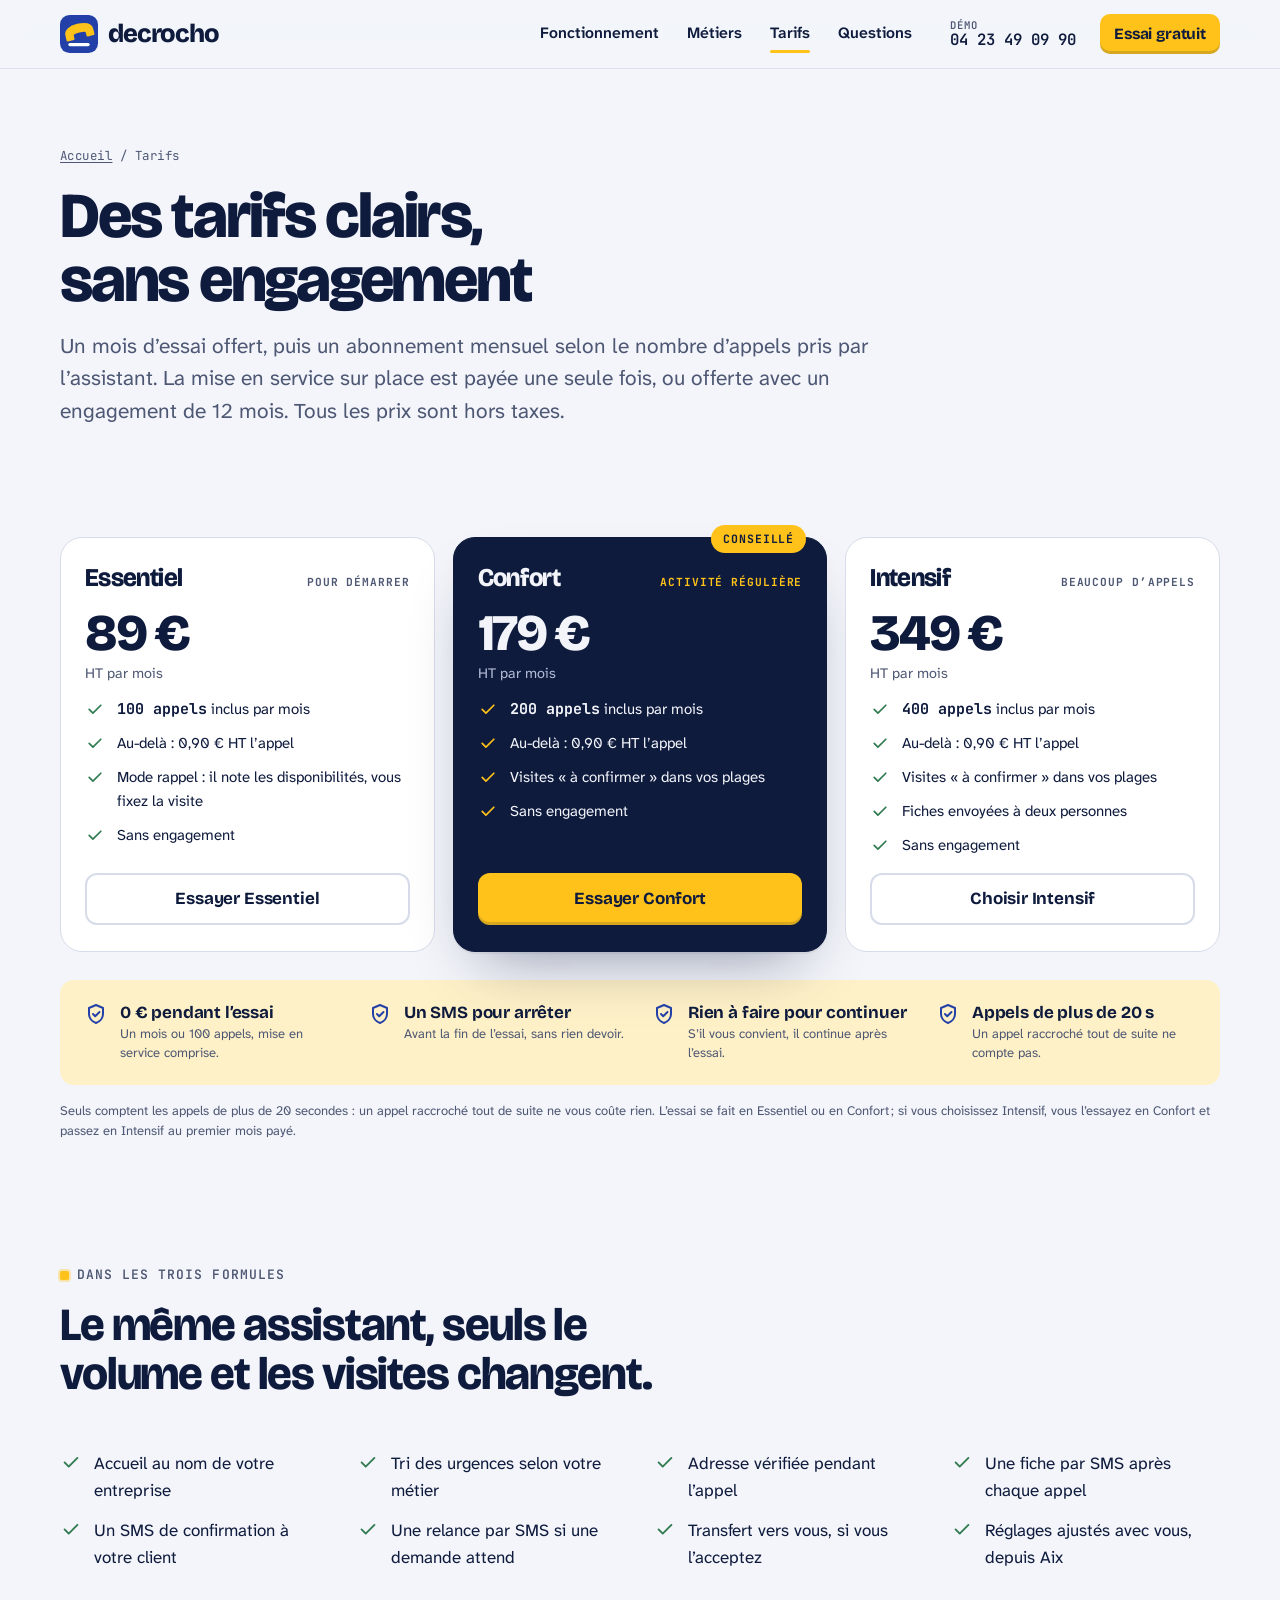
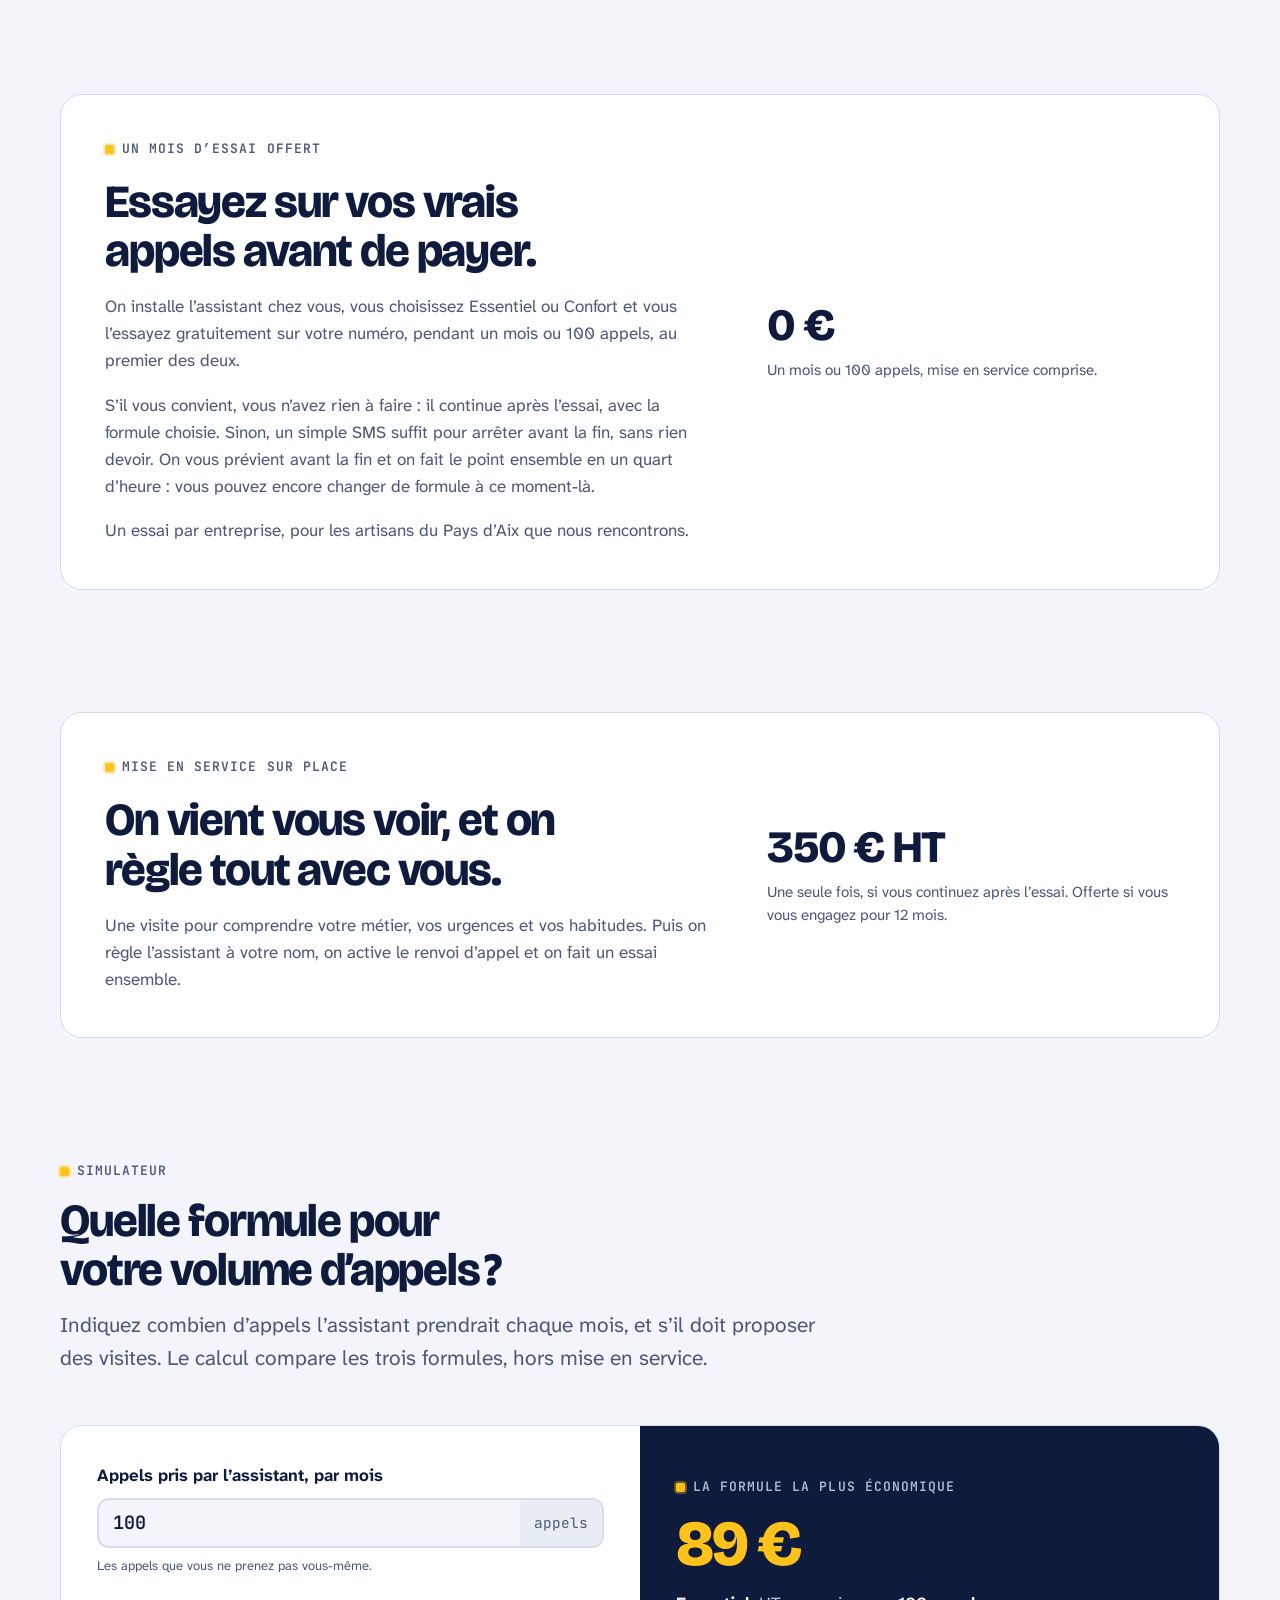
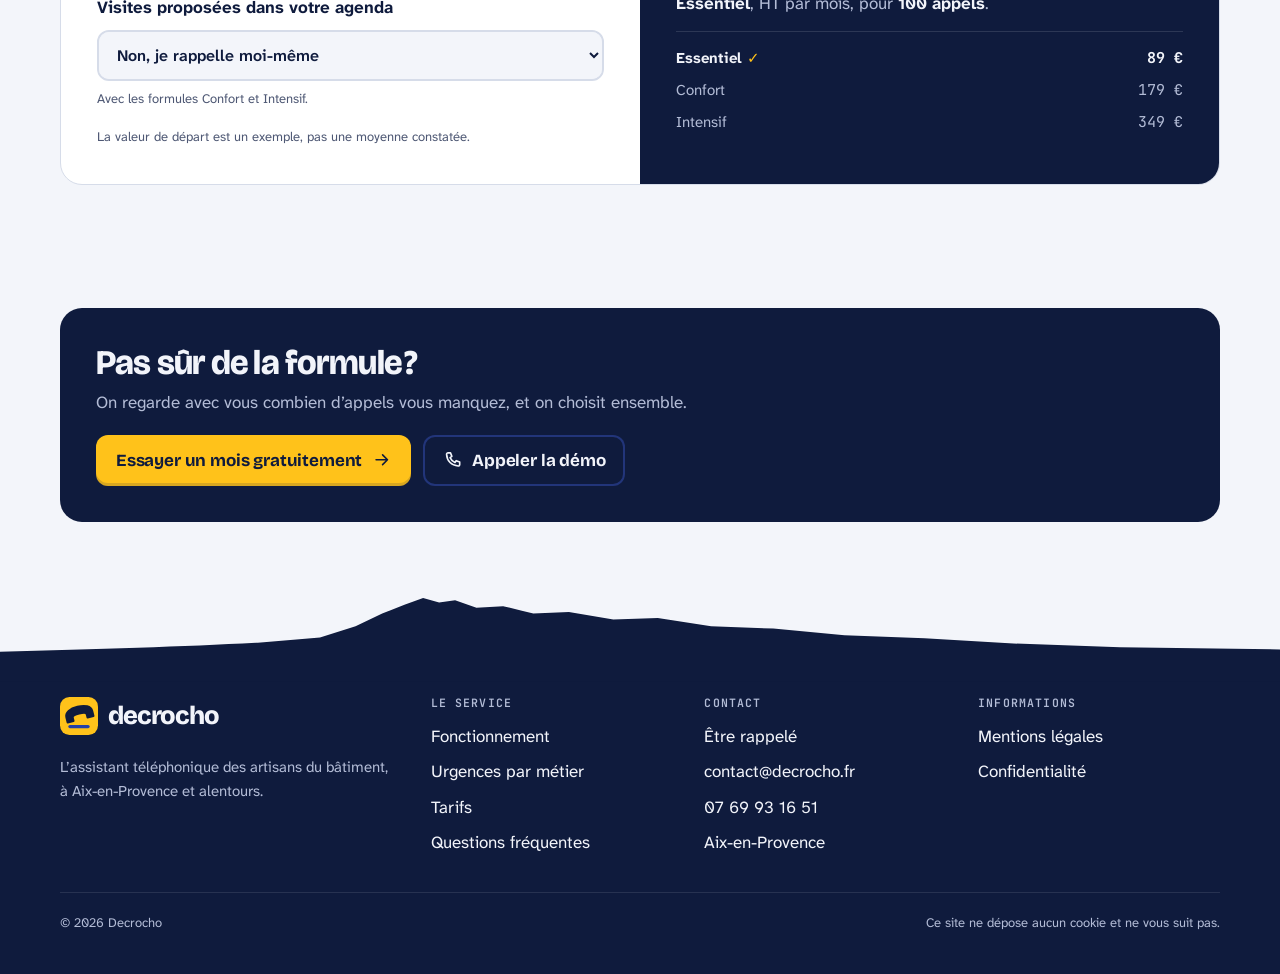
<file: tarifs.html>
<!doctype html>
<html lang="fr">
<head>
<meta charset="utf-8">
<meta name="viewport" content="width=device-width, initial-scale=1, viewport-fit=cover">
<title>Tarifs · Decrocho</title>
<meta name="description" content="Un mois d’essai offert, puis Essentiel 89 € HT, Confort 179 € HT, Intensif 349 € HT par mois, sans engagement. Mise en service sur place. Simulateur pour choisir votre formule.">
<link rel="canonical" href="https://decrocho.fr/tarifs.html">
<meta property="og:type" content="website">
<meta property="og:locale" content="fr_FR">
<meta property="og:site_name" content="Decrocho">
<meta property="og:title" content="Tarifs · Decrocho">
<meta property="og:description" content="Un mois d’essai offert, puis Essentiel 89 € HT, Confort 179 € HT, Intensif 349 € HT par mois, sans engagement. Mise en service sur place. Simulateur pour choisir votre formule.">
<meta property="og:url" content="https://decrocho.fr/tarifs.html">
<meta property="og:image" content="https://decrocho.fr/og-image.png">
<meta property="og:image:width" content="1200">
<meta property="og:image:height" content="630">
<meta property="og:image:alt" content="Decrocho, l’assistant téléphonique des artisans du bâtiment">
<meta name="twitter:card" content="summary_large_image">
<meta name="theme-color" content="#F3F5FA" media="(prefers-color-scheme: light)">
<meta name="theme-color" content="#0A1026" media="(prefers-color-scheme: dark)">
<link rel="icon" href="favicon.ico" sizes="48x48">
<link rel="icon" href="assets/img/icon-192.png" sizes="192x192" type="image/png">
<link rel="icon" href="favicon.svg" type="image/svg+xml">
<link rel="apple-touch-icon" href="apple-touch-icon.png">
<link rel="manifest" href="site.webmanifest">
<link rel="preload" href="assets/fonts/bricolage-grotesque.woff2" as="font" type="font/woff2" crossorigin>
<link rel="preload" href="assets/fonts/atkinson-hyperlegible-next.woff2" as="font" type="font/woff2" crossorigin>
<link rel="stylesheet" href="assets/css/site.css?v=559edc6c38">
<script>document.documentElement.classList.add('js')</script>

</head>
<body>
<a class="skip" href="#contenu">Aller au contenu</a>
<header class="site-header">
  <div class="wrap">
    <a class="brand" href="index.html" aria-label="Decrocho, retour à l'accueil"><svg viewBox="0 0 64 64" width="32" height="32" aria-hidden="true" focusable="false"><rect width="64" height="64" rx="16" fill="#2340A8"/><g transform="translate(32 27) rotate(-14) scale(.72)"><path d="M-31 15 L-31 3 C-31 -9 -18 -15 0 -15 C18 -15 31 -9 31 3 L31 15 L17 15 L17 7 C17 3 10 1 0 1 C-10 1 -17 3 -17 7 L-17 15 Z" fill="#FFC21A" stroke="#FFC21A" stroke-width="5" stroke-linejoin="round"/></g><rect x="14" y="47" width="36" height="5.5" rx="2.75" fill="#FFFFFF"/></svg><span>decrocho</span></a>
    <button class="nav-toggle" type="button" aria-expanded="false" aria-controls="menu" aria-label="Ouvrir le menu">
      <span class="icon-open"><svg class="i i-menu" viewBox="0 0 24 24" width="24" height="24" fill="none" stroke="currentColor" stroke-width="2" stroke-linecap="round" stroke-linejoin="round" aria-hidden="true" focusable="false"><path d="M4 7h16M4 12h16M4 17h16"/></svg></span><span class="icon-close"><svg class="i i-close" viewBox="0 0 24 24" width="24" height="24" fill="none" stroke="currentColor" stroke-width="2" stroke-linecap="round" stroke-linejoin="round" aria-hidden="true" focusable="false"><path d="M6 6l12 12M18 6 6 18"/></svg></span>
    </button>
    <nav class="nav" id="menu" aria-label="Menu principal">
      <a href="fonctionnement.html">Fonctionnement</a>
      <a href="metiers.html">Métiers</a>
      <a href="tarifs.html" aria-current="page">Tarifs</a>
      <a href="questions.html">Questions</a>
      <a class="nav-demo" href="tel:+33423490990"><small>Démo</small>04 23 49 09 90</a>
      <span class="header-cta"><a class="btn btn--small" href="contact.html">Essai gratuit</a></span>
    </nav>
  </div>
</header>
<main id="contenu">
<section class="page-hero">
  <div class="wrap">
    <p class="fil"><a href="index.html">Accueil</a> / Tarifs</p>
    <h1>Des tarifs clairs, sans engagement</h1>
    <p class="lead">Un mois d’essai offert, puis un abonnement mensuel selon le nombre d’appels pris par l’assistant. La mise en service sur place est payée une seule fois, ou offerte avec un engagement de 12 mois. Tous les prix sont hors taxes.</p>
  </div>
</section>

<section class="section section--tight">
  <div class="wrap">
    <div class="offres">
      <article class="offre">
        <div class="offre-nom"><h2>Essentiel</h2><span class="offre-tag">Pour démarrer</span></div>
        <p class="offre-prix">89 €<small>HT par mois</small></p>
        <ul>
          <li><svg class="i i-check" viewBox="0 0 24 24" width="24" height="24" fill="none" stroke="currentColor" stroke-width="2" stroke-linecap="round" stroke-linejoin="round" aria-hidden="true" focusable="false"><path d="m5 12.5 4.5 4.5L19 7.5"/></svg><span><span class="chiffre-cle">100 appels</span> inclus par mois</span></li>
          <li><svg class="i i-check" viewBox="0 0 24 24" width="24" height="24" fill="none" stroke="currentColor" stroke-width="2" stroke-linecap="round" stroke-linejoin="round" aria-hidden="true" focusable="false"><path d="m5 12.5 4.5 4.5L19 7.5"/></svg><span>Au-delà : 0,90 € HT l’appel</span></li>
          <li><svg class="i i-check" viewBox="0 0 24 24" width="24" height="24" fill="none" stroke="currentColor" stroke-width="2" stroke-linecap="round" stroke-linejoin="round" aria-hidden="true" focusable="false"><path d="m5 12.5 4.5 4.5L19 7.5"/></svg><span>Mode rappel : il note les disponibilités, vous fixez la visite</span></li>
          <li><svg class="i i-check" viewBox="0 0 24 24" width="24" height="24" fill="none" stroke="currentColor" stroke-width="2" stroke-linecap="round" stroke-linejoin="round" aria-hidden="true" focusable="false"><path d="m5 12.5 4.5 4.5L19 7.5"/></svg><span>Sans engagement</span></li>
        </ul>
        <a class="btn btn--line" href="contact.html?formule=essentiel">Essayer Essentiel</a>
      </article>
      <article class="offre offre--accent">
        <span class="badge-conseil" aria-hidden="true">Conseillé</span><div class="offre-nom"><h2>Confort</h2><span class="offre-tag">Activité régulière</span></div>
        <p class="offre-prix">179 €<small>HT par mois</small></p>
        <ul>
          <li><svg class="i i-check" viewBox="0 0 24 24" width="24" height="24" fill="none" stroke="currentColor" stroke-width="2" stroke-linecap="round" stroke-linejoin="round" aria-hidden="true" focusable="false"><path d="m5 12.5 4.5 4.5L19 7.5"/></svg><span><span class="chiffre-cle">200 appels</span> inclus par mois</span></li>
          <li><svg class="i i-check" viewBox="0 0 24 24" width="24" height="24" fill="none" stroke="currentColor" stroke-width="2" stroke-linecap="round" stroke-linejoin="round" aria-hidden="true" focusable="false"><path d="m5 12.5 4.5 4.5L19 7.5"/></svg><span>Au-delà : 0,90 € HT l’appel</span></li>
          <li><svg class="i i-check" viewBox="0 0 24 24" width="24" height="24" fill="none" stroke="currentColor" stroke-width="2" stroke-linecap="round" stroke-linejoin="round" aria-hidden="true" focusable="false"><path d="m5 12.5 4.5 4.5L19 7.5"/></svg><span>Visites « à confirmer » dans vos plages</span></li>
          <li><svg class="i i-check" viewBox="0 0 24 24" width="24" height="24" fill="none" stroke="currentColor" stroke-width="2" stroke-linecap="round" stroke-linejoin="round" aria-hidden="true" focusable="false"><path d="m5 12.5 4.5 4.5L19 7.5"/></svg><span>Sans engagement</span></li>
        </ul>
        <a class="btn" href="contact.html?formule=confort">Essayer Confort</a>
      </article>
      <article class="offre">
        <div class="offre-nom"><h2>Intensif</h2><span class="offre-tag">Beaucoup d’appels</span></div>
        <p class="offre-prix">349 €<small>HT par mois</small></p>
        <ul>
          <li><svg class="i i-check" viewBox="0 0 24 24" width="24" height="24" fill="none" stroke="currentColor" stroke-width="2" stroke-linecap="round" stroke-linejoin="round" aria-hidden="true" focusable="false"><path d="m5 12.5 4.5 4.5L19 7.5"/></svg><span><span class="chiffre-cle">400 appels</span> inclus par mois</span></li>
          <li><svg class="i i-check" viewBox="0 0 24 24" width="24" height="24" fill="none" stroke="currentColor" stroke-width="2" stroke-linecap="round" stroke-linejoin="round" aria-hidden="true" focusable="false"><path d="m5 12.5 4.5 4.5L19 7.5"/></svg><span>Au-delà : 0,90 € HT l’appel</span></li>
          <li><svg class="i i-check" viewBox="0 0 24 24" width="24" height="24" fill="none" stroke="currentColor" stroke-width="2" stroke-linecap="round" stroke-linejoin="round" aria-hidden="true" focusable="false"><path d="m5 12.5 4.5 4.5L19 7.5"/></svg><span>Visites « à confirmer » dans vos plages</span></li>
          <li><svg class="i i-check" viewBox="0 0 24 24" width="24" height="24" fill="none" stroke="currentColor" stroke-width="2" stroke-linecap="round" stroke-linejoin="round" aria-hidden="true" focusable="false"><path d="m5 12.5 4.5 4.5L19 7.5"/></svg><span>Fiches envoyées à deux personnes</span></li>
          <li><svg class="i i-check" viewBox="0 0 24 24" width="24" height="24" fill="none" stroke="currentColor" stroke-width="2" stroke-linecap="round" stroke-linejoin="round" aria-hidden="true" focusable="false"><path d="m5 12.5 4.5 4.5L19 7.5"/></svg><span>Sans engagement</span></li>
        </ul>
        <a class="btn btn--line" href="contact.html?formule=intensif">Choisir Intensif</a>
      </article>
    </div>
    <ul class="garanties">
      <li><svg class="i i-shield" viewBox="0 0 24 24" width="24" height="24" fill="none" stroke="currentColor" stroke-width="2" stroke-linecap="round" stroke-linejoin="round" aria-hidden="true" focusable="false"><path d="M12 3 5 6v5.5c0 4.4 3 8.2 7 9.5 4-1.3 7-5.1 7-9.5V6l-7-3z"/><path d="m9 12 2.2 2.2L15.5 10"/></svg><div><b>0 € pendant l’essai</b><span>Un mois ou 100 appels, mise en service comprise.</span></div></li>
      <li><svg class="i i-shield" viewBox="0 0 24 24" width="24" height="24" fill="none" stroke="currentColor" stroke-width="2" stroke-linecap="round" stroke-linejoin="round" aria-hidden="true" focusable="false"><path d="M12 3 5 6v5.5c0 4.4 3 8.2 7 9.5 4-1.3 7-5.1 7-9.5V6l-7-3z"/><path d="m9 12 2.2 2.2L15.5 10"/></svg><div><b>Un SMS pour arrêter</b><span>Avant la fin de l’essai, sans rien devoir.</span></div></li>
      <li><svg class="i i-shield" viewBox="0 0 24 24" width="24" height="24" fill="none" stroke="currentColor" stroke-width="2" stroke-linecap="round" stroke-linejoin="round" aria-hidden="true" focusable="false"><path d="M12 3 5 6v5.5c0 4.4 3 8.2 7 9.5 4-1.3 7-5.1 7-9.5V6l-7-3z"/><path d="m9 12 2.2 2.2L15.5 10"/></svg><div><b>Rien à faire pour continuer</b><span>S’il vous convient, il continue après l’essai.</span></div></li>
      <li><svg class="i i-shield" viewBox="0 0 24 24" width="24" height="24" fill="none" stroke="currentColor" stroke-width="2" stroke-linecap="round" stroke-linejoin="round" aria-hidden="true" focusable="false"><path d="M12 3 5 6v5.5c0 4.4 3 8.2 7 9.5 4-1.3 7-5.1 7-9.5V6l-7-3z"/><path d="m9 12 2.2 2.2L15.5 10"/></svg><div><b>Appels de plus de 20 s</b><span>Un appel raccroché tout de suite ne compte pas.</span></div></li>
    </ul>
    <p class="offres-note">Seuls comptent les appels de plus de 20 secondes : un appel raccroché tout de suite ne vous coûte rien. L’essai se fait en Essentiel ou en Confort ; si vous choisissez Intensif, vous l’essayez en Confort et passez en Intensif au premier mois payé.</p>
  </div>
</section>

<section class="section section--tight">
  <div class="wrap">
    <div class="section-head">
      <p class="eyebrow">Dans les trois formules</p>
      <h2>Le même assistant, seuls le volume et les visites changent.</h2>
    </div>
    <ul class="inclus">
        <li><svg class="i i-check" viewBox="0 0 24 24" width="24" height="24" fill="none" stroke="currentColor" stroke-width="2" stroke-linecap="round" stroke-linejoin="round" aria-hidden="true" focusable="false"><path d="m5 12.5 4.5 4.5L19 7.5"/></svg><span>Accueil au nom de votre entreprise</span></li>
        <li><svg class="i i-check" viewBox="0 0 24 24" width="24" height="24" fill="none" stroke="currentColor" stroke-width="2" stroke-linecap="round" stroke-linejoin="round" aria-hidden="true" focusable="false"><path d="m5 12.5 4.5 4.5L19 7.5"/></svg><span>Tri des urgences selon votre métier</span></li>
        <li><svg class="i i-check" viewBox="0 0 24 24" width="24" height="24" fill="none" stroke="currentColor" stroke-width="2" stroke-linecap="round" stroke-linejoin="round" aria-hidden="true" focusable="false"><path d="m5 12.5 4.5 4.5L19 7.5"/></svg><span>Adresse vérifiée pendant l’appel</span></li>
        <li><svg class="i i-check" viewBox="0 0 24 24" width="24" height="24" fill="none" stroke="currentColor" stroke-width="2" stroke-linecap="round" stroke-linejoin="round" aria-hidden="true" focusable="false"><path d="m5 12.5 4.5 4.5L19 7.5"/></svg><span>Une fiche par SMS après chaque appel</span></li>
        <li><svg class="i i-check" viewBox="0 0 24 24" width="24" height="24" fill="none" stroke="currentColor" stroke-width="2" stroke-linecap="round" stroke-linejoin="round" aria-hidden="true" focusable="false"><path d="m5 12.5 4.5 4.5L19 7.5"/></svg><span>Un SMS de confirmation à votre client</span></li>
        <li><svg class="i i-check" viewBox="0 0 24 24" width="24" height="24" fill="none" stroke="currentColor" stroke-width="2" stroke-linecap="round" stroke-linejoin="round" aria-hidden="true" focusable="false"><path d="m5 12.5 4.5 4.5L19 7.5"/></svg><span>Une relance par SMS si une demande attend</span></li>
        <li><svg class="i i-check" viewBox="0 0 24 24" width="24" height="24" fill="none" stroke="currentColor" stroke-width="2" stroke-linecap="round" stroke-linejoin="round" aria-hidden="true" focusable="false"><path d="m5 12.5 4.5 4.5L19 7.5"/></svg><span>Transfert vers vous, si vous l’acceptez</span></li>
        <li><svg class="i i-check" viewBox="0 0 24 24" width="24" height="24" fill="none" stroke="currentColor" stroke-width="2" stroke-linecap="round" stroke-linejoin="round" aria-hidden="true" focusable="false"><path d="m5 12.5 4.5 4.5L19 7.5"/></svg><span>Réglages ajustés avec vous, depuis Aix</span></li>
    </ul>
  </div>
</section>

<section class="section section--tight" id="essai">
  <div class="wrap">
    <div class="service">
      <div class="prose">
        <p class="eyebrow">Un mois d’essai offert</p>
        <h2>Essayez sur vos vrais appels avant de payer.</h2>
        <p class="muted">On installe l’assistant chez vous, vous choisissez Essentiel ou Confort et vous l’essayez gratuitement sur votre numéro, pendant un mois ou 100 appels, au premier des deux.</p>
        <p class="muted">S’il vous convient, vous n’avez rien à faire : il continue après l’essai, avec la formule choisie. Sinon, un simple SMS suffit pour arrêter avant la fin, sans rien devoir. On vous prévient avant la fin et on fait le point ensemble en un quart d’heure : vous pouvez encore changer de formule à ce moment-là.</p>
        <p class="muted">Un essai par entreprise, pour les artisans du Pays d’Aix que nous rencontrons.</p>
      </div>
      <p class="montant">0 €<small>Un mois ou 100 appels, mise en service comprise.</small></p>
    </div>
  </div>
</section>

<section class="section section--tight">
  <div class="wrap">
    <div class="service">
      <div class="prose">
        <p class="eyebrow">Mise en service sur place</p>
        <h2>On vient vous voir, et on règle tout avec vous.</h2>
        <p class="muted">Une visite pour comprendre votre métier, vos urgences et vos habitudes. Puis on règle l’assistant à votre nom, on active le renvoi d’appel et on fait un essai ensemble.</p>
      </div>
      <p class="montant">350 € HT<small>Une seule fois, si vous continuez après l’essai. Offerte si vous vous engagez pour 12 mois.</small></p>
    </div>
  </div>
</section>

<section class="section section--tight">
  <div class="wrap">
    <div class="section-head">
      <p class="eyebrow">Simulateur</p>
      <h2>Quelle formule pour votre volume d’appels ?</h2>
      <p class="lead">Indiquez combien d’appels l’assistant prendrait chaque mois, et s’il doit proposer des visites. Le calcul compare les trois formules, hors mise en service.</p>
    </div>
    <div class="calcul" id="simulateur" data-offres="[{&quot;nom&quot;: &quot;Essentiel&quot;, &quot;prix&quot;: 89, &quot;appels&quot;: 100, &quot;depassement&quot;: 0.9, &quot;visites&quot;: false}, {&quot;nom&quot;: &quot;Confort&quot;, &quot;prix&quot;: 179, &quot;appels&quot;: 200, &quot;depassement&quot;: 0.9, &quot;visites&quot;: true}, {&quot;nom&quot;: &quot;Intensif&quot;, &quot;prix&quot;: 349, &quot;appels&quot;: 400, &quot;depassement&quot;: 0.9, &quot;visites&quot;: true}]">
      <div class="calcul-form">
        <div class="champ">
          <label for="appels">Appels pris par l’assistant, par mois</label>
          <div class="saisie"><input id="appels" type="number" inputmode="numeric" min="0" max="5000" step="1" value="100"><span>appels</span></div>
          <p class="aide">Les appels que vous ne prenez pas vous-même.</p>
        </div>
        <div class="champ">
          <label for="visites">Visites proposées dans votre agenda</label>
          <div class="saisie"><select id="visites"><option value="non" selected>Non, je rappelle moi-même</option><option value="oui">Oui, à confirmer par moi</option></select></div>
          <p class="aide">Avec les formules Confort et Intensif.</p>
        </div>
        <p class="calcul-exemple">La valeur de départ est un exemple, pas une moyenne constatée.</p>
      </div>
      <div class="calcul-resultat" aria-live="polite">
        <p class="eyebrow">La formule la plus économique</p>
        <p class="calcul-montant" data-montant>89 €</p>
        <p><strong data-offre>Essentiel</strong>, HT par mois, pour <strong data-appels>100 appels</strong>.</p>
        <ul class="calcul-detail" data-detail><li class="is-best"><span>Essentiel</span><span>89 €</span></li><li><span>Confort</span><span>179 €</span></li><li><span>Intensif</span><span>349 €</span></li></ul>
      </div>
    </div>
  </div>
</section>

<section class="section section--tight">
  <div class="wrap">
    <div class="fin-page">
      <div>
        <h2>Pas sûr de la formule ?</h2>
        <p>On regarde avec vous combien d’appels vous manquez, et on choisit ensemble.</p>
      </div>
      <div class="btn-row"><a class="btn" href="contact.html">Essayer un mois gratuitement<svg class="i i-arrow" viewBox="0 0 24 24" width="24" height="24" fill="none" stroke="currentColor" stroke-width="2" stroke-linecap="round" stroke-linejoin="round" aria-hidden="true" focusable="false"><path d="M5 12h14M13 6l6 6-6 6"/></svg></a><a class="btn btn--line" href="tel:+33423490990"><svg class="i i-phone" viewBox="0 0 24 24" width="24" height="24" fill="none" stroke="currentColor" stroke-width="2" stroke-linecap="round" stroke-linejoin="round" aria-hidden="true" focusable="false"><path d="M6.2 3.5h3l1.7 4.3-2.2 1.5a11.5 11.5 0 0 0 6 6l1.5-2.2 4.3 1.7v3a1.8 1.8 0 0 1-1.9 1.8C10.4 19.1 4.9 13.6 4.4 5.4a1.8 1.8 0 0 1 1.8-1.9z"/></svg>Appeler la démo</a></div>
    </div>
  </div>
</section>
</main>
<footer class="site-footer">
  <svg class="crete" viewBox="0 0 1440 120" preserveAspectRatio="none" aria-hidden="true" focusable="false"><path fill="currentColor" d="M0 132V92C110 89 210 85 290 80L360 73L400 58L430 41L455 29L476 20L494 26L512 23L536 33L566 31L600 41L640 39L690 49L740 47L800 58L870 61L950 70L1040 74L1140 81L1260 86L1440 89V132Z"/></svg>
  <div class="wrap">
    <div class="footer-grid">
      <div>
        <a class="brand" href="index.html" aria-label="Decrocho, retour à l'accueil"><svg viewBox="0 0 64 64" width="32" height="32" aria-hidden="true" focusable="false"><rect width="64" height="64" rx="16" fill="#FFC21A"/><g transform="translate(32 27) rotate(-14) scale(.72)"><path d="M-31 15 L-31 3 C-31 -9 -18 -15 0 -15 C18 -15 31 -9 31 3 L31 15 L17 15 L17 7 C17 3 10 1 0 1 C-10 1 -17 3 -17 7 L-17 15 Z" fill="#0F1B3D" stroke="#0F1B3D" stroke-width="5" stroke-linejoin="round"/></g><rect x="14" y="47" width="36" height="5.5" rx="2.75" fill="#2340A8"/></svg><span>decrocho</span></a>
        <p>L’assistant téléphonique des artisans du bâtiment, à Aix-en-Provence et alentours.</p>
      </div>
      <div>
        <h2>Le service</h2>
        <ul>
          <li><a href="fonctionnement.html">Fonctionnement</a></li>
          <li><a href="metiers.html">Urgences par métier</a></li>
          <li><a href="tarifs.html">Tarifs</a></li>
          <li><a href="questions.html">Questions fréquentes</a></li>
        </ul>
      </div>
      <div>
        <h2>Contact</h2>
        <ul>
          <li><a href="contact.html">Être rappelé</a></li>
          <li><a href="mailto:contact@decrocho.fr">contact@decrocho.fr</a></li>
          <li>07 69 93 16 51</li>
          <li>Aix-en-Provence</li>
        </ul>
      </div>
      <div>
        <h2>Informations</h2>
        <ul>
          <li><a href="mentions-legales.html">Mentions légales</a></li>
          <li><a href="confidentialite.html">Confidentialité</a></li>
        </ul>
      </div>
    </div>
    <div class="footer-bas">
      <span>© <span data-annee>2026</span> Decrocho</span>
      <span>Ce site ne dépose aucun cookie et ne vous suit pas.</span>
    </div>
  </div>
</footer>
<div class="barre-mobile">
  <a class="btn btn--line" href="tel:+33423490990"><svg class="i i-phone" viewBox="0 0 24 24" width="24" height="24" fill="none" stroke="currentColor" stroke-width="2" stroke-linecap="round" stroke-linejoin="round" aria-hidden="true" focusable="false"><path d="M6.2 3.5h3l1.7 4.3-2.2 1.5a11.5 11.5 0 0 0 6 6l1.5-2.2 4.3 1.7v3a1.8 1.8 0 0 1-1.9 1.8C10.4 19.1 4.9 13.6 4.4 5.4a1.8 1.8 0 0 1 1.8-1.9z"/></svg>Appeler la démo</a>
  <a class="btn" href="contact.html">Essai gratuit</a>
</div>
<script src="assets/js/site.js?v=dd6b95b118" defer></script>
</body>
</html>
</file>
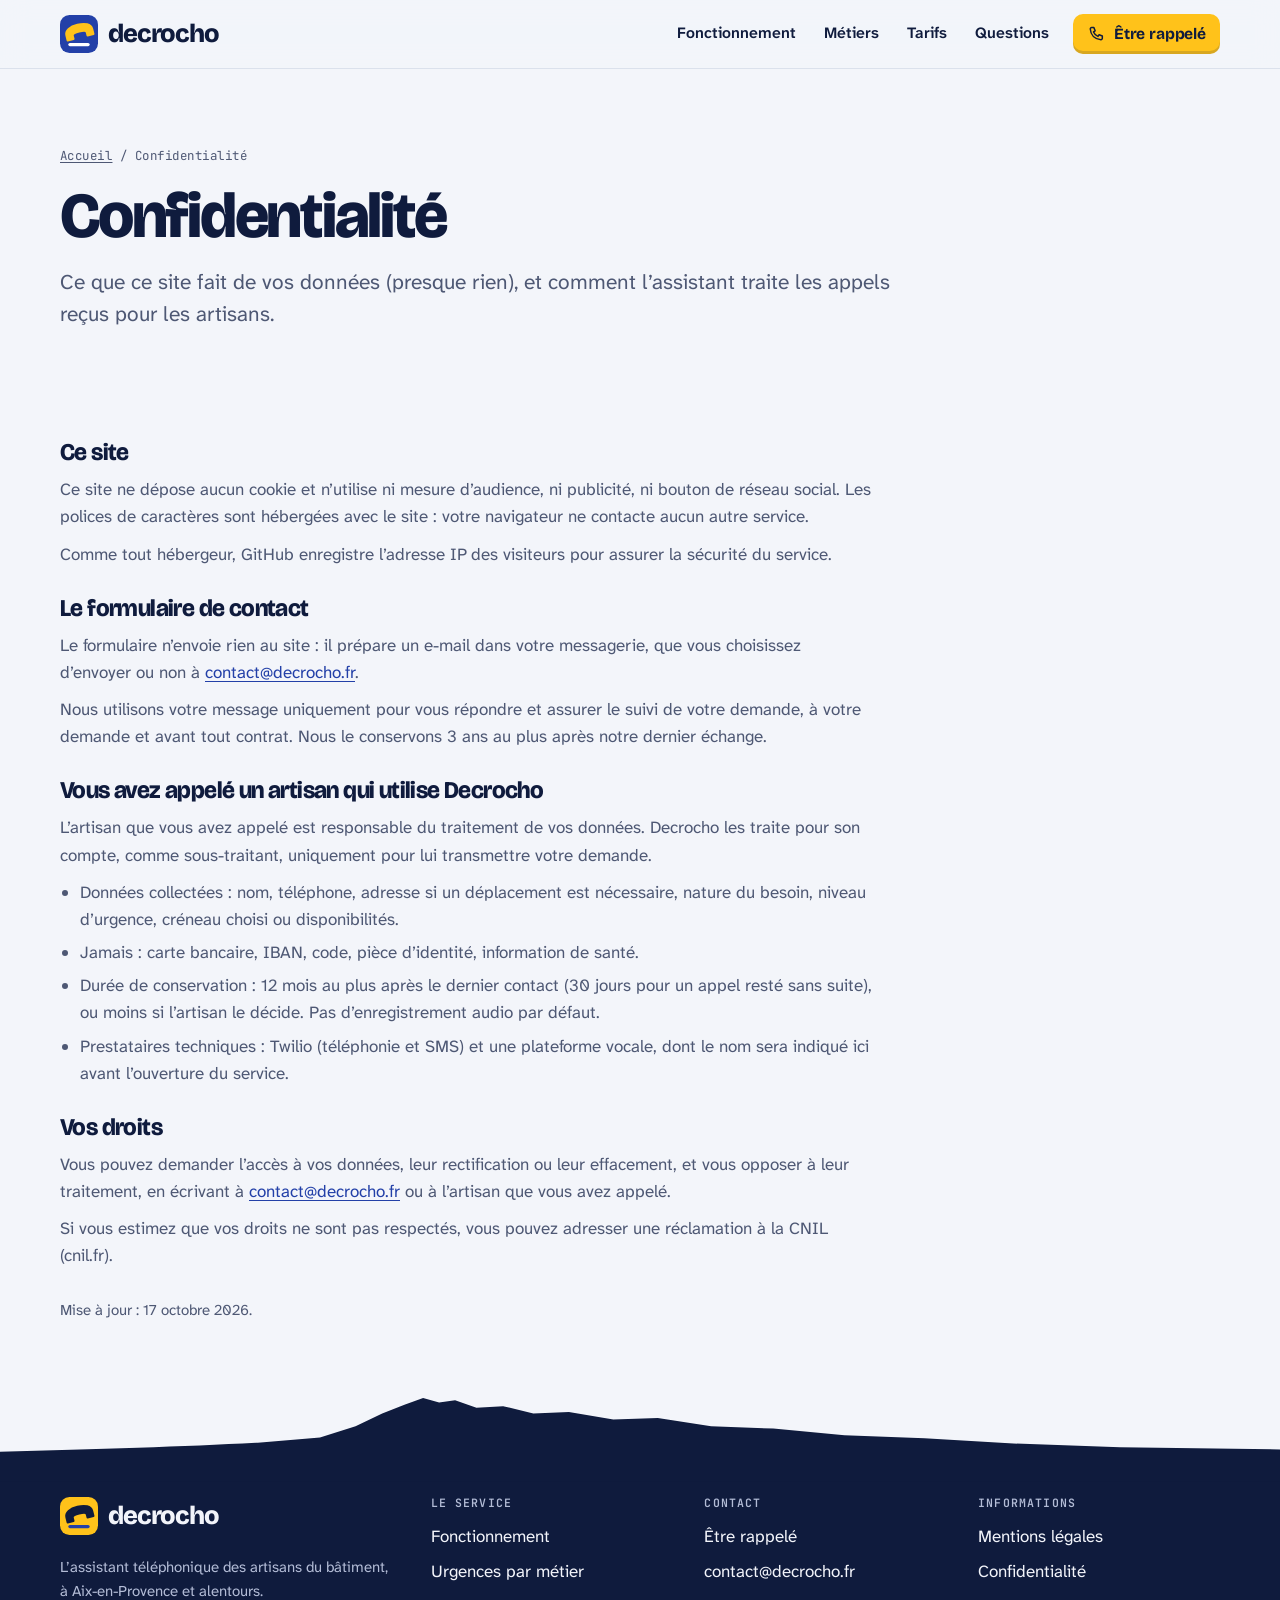
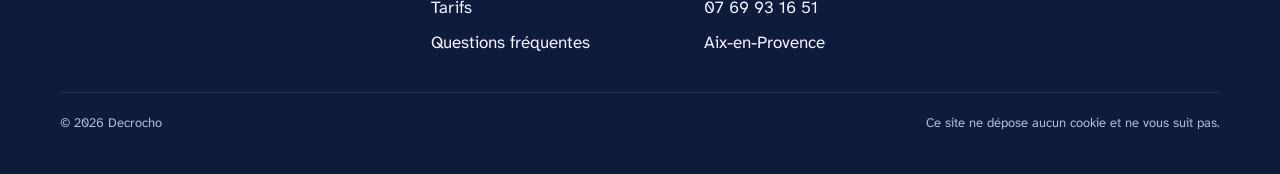
<file: decrocho-site/confidentialite.html>
<!doctype html>
<html lang="fr">
<head>
<meta charset="utf-8">
<meta name="viewport" content="width=device-width, initial-scale=1, viewport-fit=cover">
<title>Confidentialité · Decrocho</title>
<meta name="description" content="Ce site ne dépose aucun cookie. Comment Decrocho traite les données des appels reçus pour les artisans.">
<link rel="canonical" href="https://decrocho.fr/confidentialite.html">
<meta property="og:type" content="website">
<meta property="og:locale" content="fr_FR">
<meta property="og:site_name" content="Decrocho">
<meta property="og:title" content="Confidentialité · Decrocho">
<meta property="og:description" content="Ce site ne dépose aucun cookie. Comment Decrocho traite les données des appels reçus pour les artisans.">
<meta property="og:url" content="https://decrocho.fr/confidentialite.html">
<meta property="og:image" content="https://decrocho.fr/og-image.png">
<meta property="og:image:width" content="1200">
<meta property="og:image:height" content="630">
<meta property="og:image:alt" content="Decrocho, l’assistant téléphonique des artisans du bâtiment">
<meta name="twitter:card" content="summary_large_image">
<meta name="theme-color" content="#F3F5FA" media="(prefers-color-scheme: light)">
<meta name="theme-color" content="#0A1026" media="(prefers-color-scheme: dark)">
<link rel="icon" href="favicon.ico" sizes="32x32">
<link rel="icon" href="favicon.svg" type="image/svg+xml">
<link rel="apple-touch-icon" href="apple-touch-icon.png">
<link rel="manifest" href="site.webmanifest">
<link rel="preload" href="assets/fonts/bricolage-grotesque.woff2" as="font" type="font/woff2" crossorigin>
<link rel="preload" href="assets/fonts/atkinson-hyperlegible-next.woff2" as="font" type="font/woff2" crossorigin>
<link rel="stylesheet" href="assets/css/site.css">
<script>document.documentElement.classList.add('js')</script>

</head>
<body>
<a class="skip" href="#contenu">Aller au contenu</a>
<header class="site-header">
  <div class="wrap">
    <a class="brand" href="index.html" aria-label="Decrocho, retour à l'accueil"><svg viewBox="0 0 64 64" aria-hidden="true" focusable="false"><rect width="64" height="64" rx="16" fill="#2340A8"/><g transform="translate(32 27) rotate(-14) scale(.72)"><path d="M-31 15 L-31 3 C-31 -9 -18 -15 0 -15 C18 -15 31 -9 31 3 L31 15 L17 15 L17 7 C17 3 10 1 0 1 C-10 1 -17 3 -17 7 L-17 15 Z" fill="#FFC21A" stroke="#FFC21A" stroke-width="5" stroke-linejoin="round"/></g><rect x="14" y="47" width="36" height="5.5" rx="2.75" fill="#FFFFFF"/></svg><span>decrocho</span></a>
    <button class="nav-toggle" type="button" aria-expanded="false" aria-controls="menu" aria-label="Ouvrir le menu">
      <span class="icon-open"><svg viewBox="0 0 24 24" fill="none" stroke="currentColor" stroke-width="2" stroke-linecap="round" stroke-linejoin="round" aria-hidden="true" focusable="false"><path d="M4 7h16M4 12h16M4 17h16"/></svg></span><span class="icon-close"><svg viewBox="0 0 24 24" fill="none" stroke="currentColor" stroke-width="2" stroke-linecap="round" stroke-linejoin="round" aria-hidden="true" focusable="false"><path d="M6 6l12 12M18 6 6 18"/></svg></span>
    </button>
    <nav class="nav" id="menu" aria-label="Menu principal">
      <a href="fonctionnement.html">Fonctionnement</a>
      <a href="metiers.html">Métiers</a>
      <a href="tarifs.html">Tarifs</a>
      <a href="questions.html">Questions</a>
      <span class="header-cta"><a class="btn btn--small" href="contact.html"><svg viewBox="0 0 24 24" fill="none" stroke="currentColor" stroke-width="2" stroke-linecap="round" stroke-linejoin="round" aria-hidden="true" focusable="false"><path d="M6.2 3.5h3l1.7 4.3-2.2 1.5a11.5 11.5 0 0 0 6 6l1.5-2.2 4.3 1.7v3a1.8 1.8 0 0 1-1.9 1.8C10.4 19.1 4.9 13.6 4.4 5.4a1.8 1.8 0 0 1 1.8-1.9z"/></svg>Être rappelé</a></span>
    </nav>
  </div>
</header>
<main id="contenu">
<section class="page-hero">
  <div class="wrap">
    <p class="fil"><a href="index.html">Accueil</a> / Confidentialité</p>
    <h1>Confidentialité</h1>
    <p class="lead">Ce que ce site fait de vos données (presque rien), et comment l’assistant traite les appels reçus pour les artisans.</p>
  </div>
</section>

<section class="section section--tight">
  <div class="wrap">
    <div class="legal">
      <section>
        <h2>Ce site</h2>
        <p>Ce site ne dépose aucun cookie et n’utilise ni mesure d’audience, ni publicité, ni bouton de réseau social. Les polices de caractères sont hébergées avec le site : votre navigateur ne contacte aucun autre service.</p>
        <p>Comme tout hébergeur, GitHub enregistre l’adresse IP des visiteurs pour assurer la sécurité du service.</p>
      </section>
      <section>
        <h2>Le formulaire de contact</h2>
        <p>Le formulaire n’envoie rien au site : il prépare un e-mail dans votre messagerie, que vous choisissez d’envoyer ou non à <a href="mailto:contact@decrocho.fr">contact@decrocho.fr</a>.</p>
        <p>Nous utilisons votre message uniquement pour vous répondre et assurer le suivi de votre demande, à votre demande et avant tout contrat. Nous le conservons 3 ans au plus après notre dernier échange.</p>
      </section>
      <section id="appelants">
        <h2>Vous avez appelé un artisan qui utilise Decrocho</h2>
        <p>L’artisan que vous avez appelé est responsable du traitement de vos données. Decrocho les traite pour son compte, comme sous-traitant, uniquement pour lui transmettre votre demande.</p>
        <ul>
          <li>Données collectées : nom, téléphone, adresse si un déplacement est nécessaire, nature du besoin, niveau d’urgence, créneau choisi ou disponibilités.</li>
          <li>Jamais : carte bancaire, IBAN, code, pièce d’identité, information de santé.</li>
          <li>Durée de conservation : 12 mois au plus après le dernier contact (30 jours pour un appel resté sans suite), ou moins si l’artisan le décide. Pas d’enregistrement audio par défaut.</li>
          <li>Prestataires techniques : Twilio (téléphonie et SMS) et une plateforme vocale, dont le nom sera indiqué ici avant l’ouverture du service.</li>
        </ul>
      </section>
      <section>
        <h2>Vos droits</h2>
        <p>Vous pouvez demander l’accès à vos données, leur rectification ou leur effacement, et vous opposer à leur traitement, en écrivant à <a href="mailto:contact@decrocho.fr">contact@decrocho.fr</a> ou à l’artisan que vous avez appelé.</p>
        <p>Si vous estimez que vos droits ne sont pas respectés, vous pouvez adresser une réclamation à la CNIL (cnil.fr).</p>
      </section>
      <p class="small muted">Mise à jour : 17 octobre 2026.</p>
    </div>
  </div>
</section>
</main>
<footer class="site-footer">
  <svg class="crete" viewBox="0 0 1440 120" preserveAspectRatio="none" aria-hidden="true" focusable="false"><path fill="currentColor" d="M0 132V92C110 89 210 85 290 80L360 73L400 58L430 41L455 29L476 20L494 26L512 23L536 33L566 31L600 41L640 39L690 49L740 47L800 58L870 61L950 70L1040 74L1140 81L1260 86L1440 89V132Z"/></svg>
  <div class="wrap">
    <div class="footer-grid">
      <div>
        <a class="brand" href="index.html" aria-label="Decrocho, retour à l'accueil"><svg viewBox="0 0 64 64" aria-hidden="true" focusable="false"><rect width="64" height="64" rx="16" fill="#FFC21A"/><g transform="translate(32 27) rotate(-14) scale(.72)"><path d="M-31 15 L-31 3 C-31 -9 -18 -15 0 -15 C18 -15 31 -9 31 3 L31 15 L17 15 L17 7 C17 3 10 1 0 1 C-10 1 -17 3 -17 7 L-17 15 Z" fill="#0F1B3D" stroke="#0F1B3D" stroke-width="5" stroke-linejoin="round"/></g><rect x="14" y="47" width="36" height="5.5" rx="2.75" fill="#2340A8"/></svg><span>decrocho</span></a>
        <p>L’assistant téléphonique des artisans du bâtiment, à Aix-en-Provence et alentours.</p>
      </div>
      <div>
        <h2>Le service</h2>
        <ul>
          <li><a href="fonctionnement.html">Fonctionnement</a></li>
          <li><a href="metiers.html">Urgences par métier</a></li>
          <li><a href="tarifs.html">Tarifs</a></li>
          <li><a href="questions.html">Questions fréquentes</a></li>
        </ul>
      </div>
      <div>
        <h2>Contact</h2>
        <ul>
          <li><a href="contact.html">Être rappelé</a></li>
          <li><a href="mailto:contact@decrocho.fr">contact@decrocho.fr</a></li>
          <li>07 69 93 16 51</li>
          <li>Aix-en-Provence</li>
        </ul>
      </div>
      <div>
        <h2>Informations</h2>
        <ul>
          <li><a href="mentions-legales.html">Mentions légales</a></li>
          <li><a href="confidentialite.html">Confidentialité</a></li>
        </ul>
      </div>
    </div>
    <div class="footer-bas">
      <span>© <span data-annee>2026</span> Decrocho</span>
      <span>Ce site ne dépose aucun cookie et ne vous suit pas.</span>
    </div>
  </div>
</footer>
<script src="assets/js/site.js" defer></script>
</body>
</html>
</file>
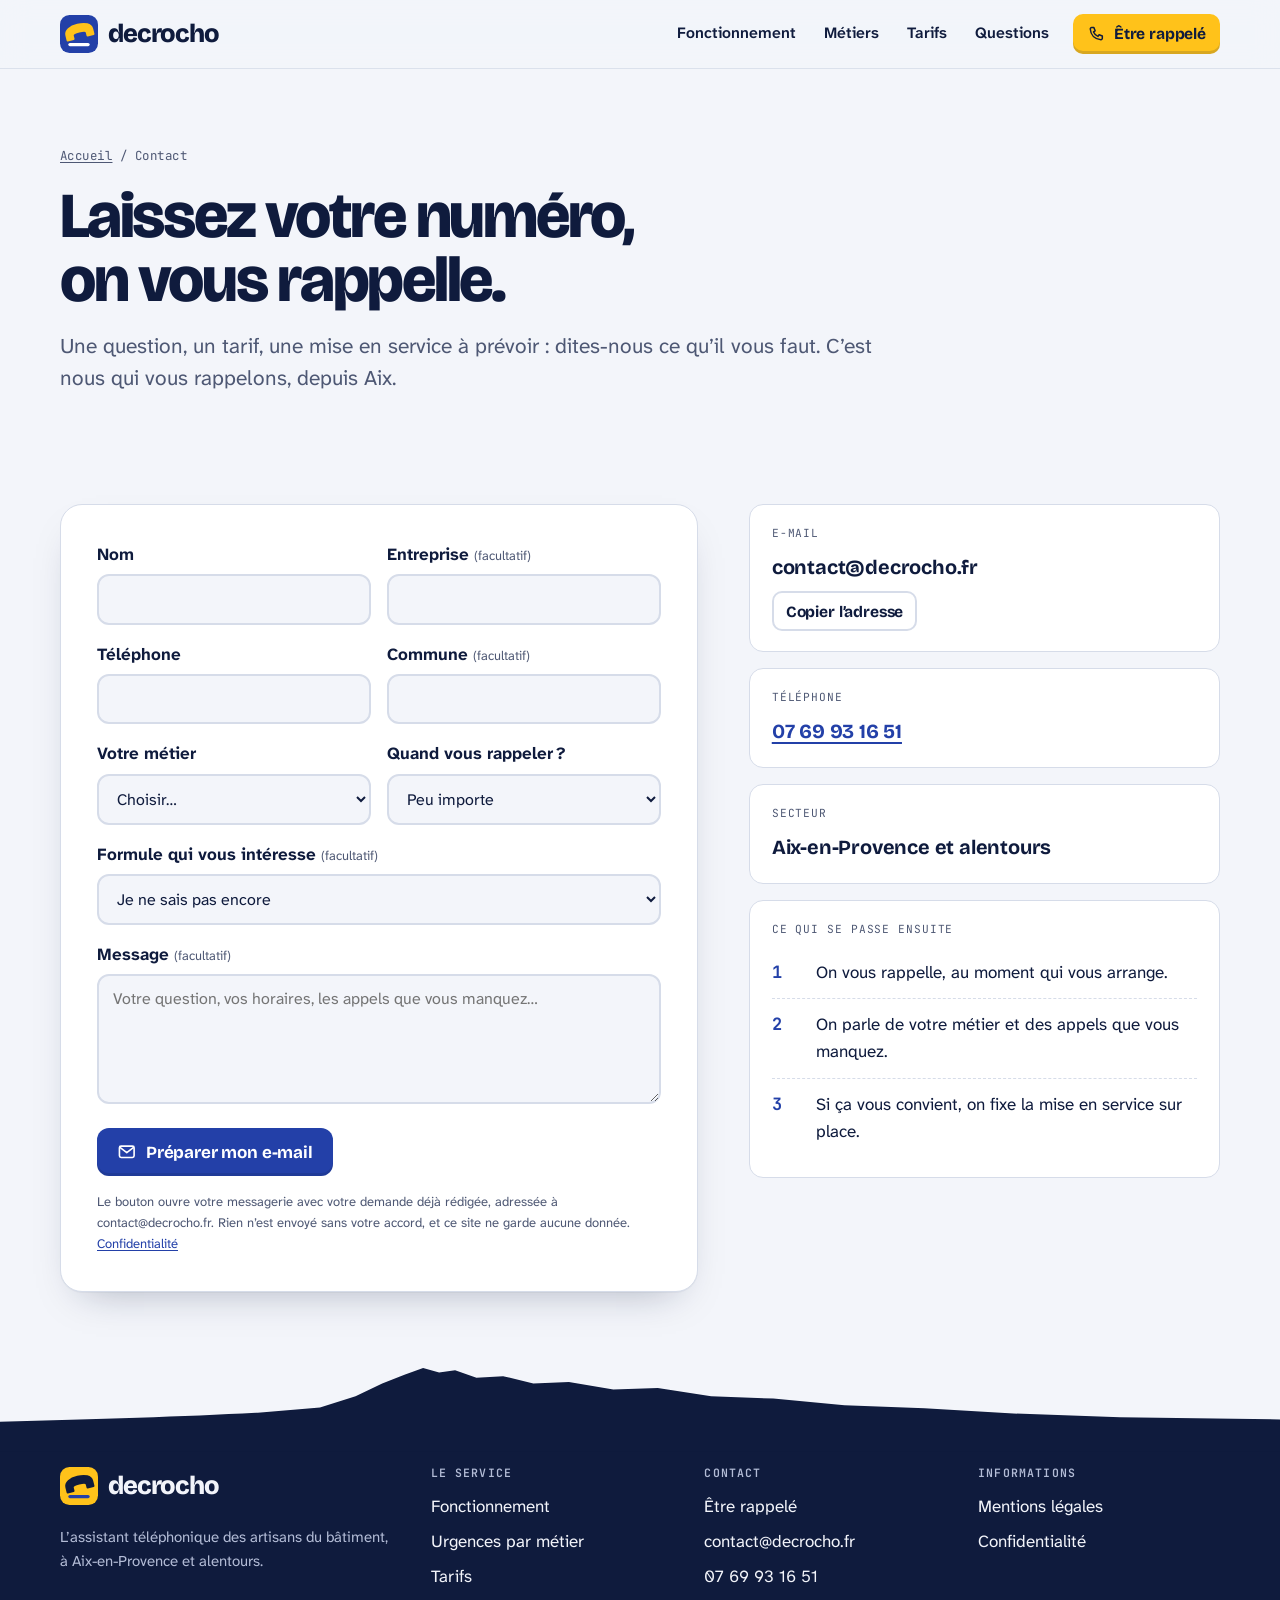
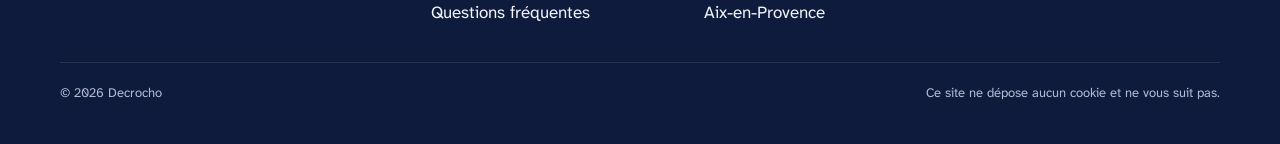
<file: decrocho-site/contact.html>
<!doctype html>
<html lang="fr">
<head>
<meta charset="utf-8">
<meta name="viewport" content="width=device-width, initial-scale=1, viewport-fit=cover">
<title>Être rappelé · Decrocho</title>
<meta name="description" content="Laissez votre numéro : l’équipe Decrocho vous rappelle depuis Aix-en-Provence pour parler de votre métier et de vos appels manqués.">
<link rel="canonical" href="https://decrocho.fr/contact.html">
<meta property="og:type" content="website">
<meta property="og:locale" content="fr_FR">
<meta property="og:site_name" content="Decrocho">
<meta property="og:title" content="Être rappelé · Decrocho">
<meta property="og:description" content="Laissez votre numéro : l’équipe Decrocho vous rappelle depuis Aix-en-Provence pour parler de votre métier et de vos appels manqués.">
<meta property="og:url" content="https://decrocho.fr/contact.html">
<meta property="og:image" content="https://decrocho.fr/og-image.png">
<meta property="og:image:width" content="1200">
<meta property="og:image:height" content="630">
<meta property="og:image:alt" content="Decrocho, l’assistant téléphonique des artisans du bâtiment">
<meta name="twitter:card" content="summary_large_image">
<meta name="theme-color" content="#F3F5FA" media="(prefers-color-scheme: light)">
<meta name="theme-color" content="#0A1026" media="(prefers-color-scheme: dark)">
<link rel="icon" href="favicon.ico" sizes="32x32">
<link rel="icon" href="favicon.svg" type="image/svg+xml">
<link rel="apple-touch-icon" href="apple-touch-icon.png">
<link rel="manifest" href="site.webmanifest">
<link rel="preload" href="assets/fonts/bricolage-grotesque.woff2" as="font" type="font/woff2" crossorigin>
<link rel="preload" href="assets/fonts/atkinson-hyperlegible-next.woff2" as="font" type="font/woff2" crossorigin>
<link rel="stylesheet" href="assets/css/site.css">
<script>document.documentElement.classList.add('js')</script>

</head>
<body>
<a class="skip" href="#contenu">Aller au contenu</a>
<header class="site-header">
  <div class="wrap">
    <a class="brand" href="index.html" aria-label="Decrocho, retour à l'accueil"><svg viewBox="0 0 64 64" aria-hidden="true" focusable="false"><rect width="64" height="64" rx="16" fill="#2340A8"/><g transform="translate(32 27) rotate(-14) scale(.72)"><path d="M-31 15 L-31 3 C-31 -9 -18 -15 0 -15 C18 -15 31 -9 31 3 L31 15 L17 15 L17 7 C17 3 10 1 0 1 C-10 1 -17 3 -17 7 L-17 15 Z" fill="#FFC21A" stroke="#FFC21A" stroke-width="5" stroke-linejoin="round"/></g><rect x="14" y="47" width="36" height="5.5" rx="2.75" fill="#FFFFFF"/></svg><span>decrocho</span></a>
    <button class="nav-toggle" type="button" aria-expanded="false" aria-controls="menu" aria-label="Ouvrir le menu">
      <span class="icon-open"><svg viewBox="0 0 24 24" fill="none" stroke="currentColor" stroke-width="2" stroke-linecap="round" stroke-linejoin="round" aria-hidden="true" focusable="false"><path d="M4 7h16M4 12h16M4 17h16"/></svg></span><span class="icon-close"><svg viewBox="0 0 24 24" fill="none" stroke="currentColor" stroke-width="2" stroke-linecap="round" stroke-linejoin="round" aria-hidden="true" focusable="false"><path d="M6 6l12 12M18 6 6 18"/></svg></span>
    </button>
    <nav class="nav" id="menu" aria-label="Menu principal">
      <a href="fonctionnement.html">Fonctionnement</a>
      <a href="metiers.html">Métiers</a>
      <a href="tarifs.html">Tarifs</a>
      <a href="questions.html">Questions</a>
      <span class="header-cta"><a class="btn btn--small" href="contact.html" aria-current="page"><svg viewBox="0 0 24 24" fill="none" stroke="currentColor" stroke-width="2" stroke-linecap="round" stroke-linejoin="round" aria-hidden="true" focusable="false"><path d="M6.2 3.5h3l1.7 4.3-2.2 1.5a11.5 11.5 0 0 0 6 6l1.5-2.2 4.3 1.7v3a1.8 1.8 0 0 1-1.9 1.8C10.4 19.1 4.9 13.6 4.4 5.4a1.8 1.8 0 0 1 1.8-1.9z"/></svg>Être rappelé</a></span>
    </nav>
  </div>
</header>
<main id="contenu">
<section class="page-hero">
  <div class="wrap">
    <p class="fil"><a href="index.html">Accueil</a> / Contact</p>
    <h1>Laissez votre numéro, on vous rappelle.</h1>
    <p class="lead">Une question, un tarif, une mise en service à prévoir : dites-nous ce qu’il vous faut. C’est nous qui vous rappelons, depuis Aix.</p>
  </div>
</section>

<section class="section section--tight">
  <div class="wrap contact">
    <form class="formulaire" id="form-contact" data-email="contact@decrocho.fr" action="mailto:contact@decrocho.fr" method="post" enctype="text/plain">
      <div class="ligne">
        <div>
          <label for="nom">Nom</label>
          <input id="nom" name="nom" type="text" autocomplete="name" required aria-describedby="err-nom">
          <p class="erreur" id="err-nom" hidden></p>
        </div>
        <div>
          <label for="entreprise">Entreprise <span class="opt">(facultatif)</span></label>
          <input id="entreprise" name="entreprise" type="text" autocomplete="organization">
        </div>
      </div>
      <div class="ligne">
        <div>
          <label for="telephone">Téléphone</label>
          <input id="telephone" name="telephone" type="tel" autocomplete="tel" inputmode="tel" required aria-describedby="err-telephone">
          <p class="erreur" id="err-telephone" hidden></p>
        </div>
        <div>
          <label for="commune">Commune <span class="opt">(facultatif)</span></label>
          <input id="commune" name="commune" type="text" autocomplete="address-level2">
        </div>
      </div>
      <div class="ligne">
        <div>
          <label for="metier">Votre métier</label>
          <select id="metier" name="metier"><option value="">Choisir…</option><option>Plomberie</option><option>Chauffage, eau chaude</option><option>Électricité</option><option>Couverture, toiture</option><option>Menuiserie, vitrerie, serrurerie</option><option>Maçonnerie, gros œuvre</option><option>Autre métier du bâtiment</option></select>
        </div>
        <div>
          <label for="moment">Quand vous rappeler ?</label>
          <select id="moment" name="moment"><option value="">Peu importe</option><option>Le matin</option><option>Entre midi et deux</option><option>En fin de journée</option></select>
        </div>
      </div>
      <div>
        <label for="formule">Formule qui vous intéresse <span class="opt">(facultatif)</span></label>
        <select id="formule" name="formule"><option value="">Je ne sais pas encore</option><option value="Essentiel">Essentiel</option><option value="Confort">Confort</option><option value="Intensif">Intensif</option></select>
      </div>
      <div>
        <label for="message">Message <span class="opt">(facultatif)</span></label>
        <textarea id="message" name="message" rows="4" placeholder="Votre question, vos horaires, les appels que vous manquez…"></textarea>
      </div>
      <div class="btn-row"><button class="btn btn--accent" type="submit"><svg viewBox="0 0 24 24" fill="none" stroke="currentColor" stroke-width="2" stroke-linecap="round" stroke-linejoin="round" aria-hidden="true" focusable="false"><rect x="3" y="5" width="18" height="14" rx="2"/><path d="m4 7 8 6 8-6"/></svg>Préparer mon e-mail</button></div>
      <p class="mention">Le bouton ouvre votre messagerie avec votre demande déjà rédigée, adressée à contact@decrocho.fr. Rien n’est envoyé sans votre accord, et ce site ne garde aucune donnée. <a href="confidentialite.html">Confidentialité</a></p>
      <div class="envoi-ok" id="envoi" tabindex="-1" hidden>
        <b>Votre demande est prête.</b>
        <p>Votre messagerie devrait s’ouvrir avec ce message. Si rien ne s’ouvre, copiez-le et envoyez-le à contact@decrocho.fr.</p>
        <pre id="envoi-texte"></pre>
        <div class="btn-row">
          <a class="btn btn--accent btn--small" id="envoi-lien" href="mailto:contact@decrocho.fr">Ouvrir ma messagerie</a>
          <button class="btn btn--line btn--small" type="button" data-copier="envoi-texte">Copier le message</button>
        </div>
      </div>
    </form>

    <aside class="coordonnees" aria-label="Nos coordonnées">
      <div class="coord-carte">
        <small>E-mail</small>
        <p class="valeur" id="email-valeur">contact@decrocho.fr</p>
        <button class="btn btn--line btn--small copier" type="button" data-copier="email-valeur">Copier l’adresse</button>
      </div>
      <div class="coord-carte"><small>Téléphone</small><p class="valeur"><a href="tel:0769931651">07 69 93 16 51</a></p></div>
      <div class="coord-carte"><small>Secteur</small><p class="valeur">Aix-en-Provence et alentours</p></div>
      <div class="coord-carte">
        <small>Ce qui se passe ensuite</small>
        <ol class="suite">
          <li><span>On vous rappelle, au moment qui vous arrange.</span></li>
          <li><span>On parle de votre métier et des appels que vous manquez.</span></li>
          <li><span>Si ça vous convient, on fixe la mise en service sur place.</span></li>
        </ol>
      </div>
    </aside>
  </div>
</section>
</main>
<footer class="site-footer">
  <svg class="crete" viewBox="0 0 1440 120" preserveAspectRatio="none" aria-hidden="true" focusable="false"><path fill="currentColor" d="M0 132V92C110 89 210 85 290 80L360 73L400 58L430 41L455 29L476 20L494 26L512 23L536 33L566 31L600 41L640 39L690 49L740 47L800 58L870 61L950 70L1040 74L1140 81L1260 86L1440 89V132Z"/></svg>
  <div class="wrap">
    <div class="footer-grid">
      <div>
        <a class="brand" href="index.html" aria-label="Decrocho, retour à l'accueil"><svg viewBox="0 0 64 64" aria-hidden="true" focusable="false"><rect width="64" height="64" rx="16" fill="#FFC21A"/><g transform="translate(32 27) rotate(-14) scale(.72)"><path d="M-31 15 L-31 3 C-31 -9 -18 -15 0 -15 C18 -15 31 -9 31 3 L31 15 L17 15 L17 7 C17 3 10 1 0 1 C-10 1 -17 3 -17 7 L-17 15 Z" fill="#0F1B3D" stroke="#0F1B3D" stroke-width="5" stroke-linejoin="round"/></g><rect x="14" y="47" width="36" height="5.5" rx="2.75" fill="#2340A8"/></svg><span>decrocho</span></a>
        <p>L’assistant téléphonique des artisans du bâtiment, à Aix-en-Provence et alentours.</p>
      </div>
      <div>
        <h2>Le service</h2>
        <ul>
          <li><a href="fonctionnement.html">Fonctionnement</a></li>
          <li><a href="metiers.html">Urgences par métier</a></li>
          <li><a href="tarifs.html">Tarifs</a></li>
          <li><a href="questions.html">Questions fréquentes</a></li>
        </ul>
      </div>
      <div>
        <h2>Contact</h2>
        <ul>
          <li><a href="contact.html">Être rappelé</a></li>
          <li><a href="mailto:contact@decrocho.fr">contact@decrocho.fr</a></li>
          <li>07 69 93 16 51</li>
          <li>Aix-en-Provence</li>
        </ul>
      </div>
      <div>
        <h2>Informations</h2>
        <ul>
          <li><a href="mentions-legales.html">Mentions légales</a></li>
          <li><a href="confidentialite.html">Confidentialité</a></li>
        </ul>
      </div>
    </div>
    <div class="footer-bas">
      <span>© <span data-annee>2026</span> Decrocho</span>
      <span>Ce site ne dépose aucun cookie et ne vous suit pas.</span>
    </div>
  </div>
</footer>
<script src="assets/js/site.js" defer></script>
</body>
</html>
</file>
<file: assets/css/site.css>
/* Decrocho — feuille de style
   Mise en page : « carnet de chantier ». Bandes pleine largeur, contenu sur une colonne de 1160 px,
   un objet fort par écran (la fiche d'appel, la plaque jaune finale), le reste très calme. */

@font-face {
  font-family: "Bricolage Grotesque";
  src: url("../fonts/bricolage-grotesque.woff2") format("woff2");
  font-weight: 200 800;
  font-display: swap;
}
@font-face {
  font-family: "Atkinson Hyperlegible Next";
  src: url("../fonts/atkinson-hyperlegible-next.woff2") format("woff2");
  font-weight: 200 800;
  font-style: normal;
  font-display: swap;
}
@font-face {
  font-family: "Atkinson Hyperlegible Next";
  src: url("../fonts/atkinson-hyperlegible-next-italic.woff2") format("woff2");
  font-weight: 200 800;
  font-style: italic;
  font-display: swap;
}
@font-face {
  font-family: "JetBrains Mono";
  src: url("../fonts/jetbrains-mono.woff2") format("woff2");
  font-weight: 100 800;
  font-display: swap;
}

:root {
  /* Couleurs : bleu de travail, jaune signalisation, plâtre bleuté */
  --bg: #F3F5FA;
  --surface: #FFFFFF;
  --surface-2: #E9EDF6;
  --text: #0F1B3D;
  --muted: #4E5874;
  --line: #D6DCE9;
  --accent: #2340A8;
  --accent-strong: #1A3186;
  --accent-soft: #E4E9F8;
  --on-accent: #FFFFFF;
  --signal: #FFC21A;
  --signal-soft: #FFF1C7;
  --on-signal: #0F1B3D;
  --night: #0F1B3D;
  --night-2: #18275A;
  --night-3: #22357A;
  --on-night: #F2F4FA;
  --on-night-muted: #B3BCD6;
  --ticket: #FFFDF6;
  --ticket-text: #0F1B3D;
  --ticket-line: #E4DFC9;
  --danger: #C62839;
  --urgent: #D8641A;
  --normal: #2340A8;
  --calme: #2F7A4F;
  --danger-soft: #FBE5E7;
  --urgent-soft: #FCEBDD;
  --normal-soft: #E4E9F8;
  --calme-soft: #E1F1E7;
  --shadow: 0 1px 0 rgba(15, 27, 61, .04), 0 18px 40px -22px rgba(15, 27, 61, .35);
  --shadow-lift: 0 2px 0 rgba(15, 27, 61, .05), 0 30px 60px -28px rgba(15, 27, 61, .45);

  /* Typographie */
  --f-display: "Bricolage Grotesque", "Avenir Next", "Segoe UI", system-ui, sans-serif;
  --f-text: "Atkinson Hyperlegible Next", "Segoe UI", system-ui, -apple-system, sans-serif;
  --f-mono: "JetBrains Mono", ui-monospace, "SFMono-Regular", Menlo, Consolas, monospace;
  --t-xs: .8125rem;
  --t-s: .9375rem;
  --t-m: 1.0625rem;
  --t-l: clamp(1.125rem, 1.05rem + .35vw, 1.3125rem);
  --t-xl: clamp(1.375rem, 1.2rem + .8vw, 1.75rem);
  --t-2xl: clamp(1.875rem, 1.45rem + 2vw, 2.875rem);
  --t-3xl: clamp(2.5rem, 1.6rem + 4.2vw, 4.75rem);

  /* Espaces et formes */
  --gutter: clamp(16px, 4vw, 40px);
  --section: clamp(56px, 8vw, 112px);
  --r-s: 8px;
  --r-m: 14px;
  --r-l: 22px;
  --header-h: 68px;

  color-scheme: light;
}

@media (prefers-color-scheme: dark) {
  :root:not([data-theme="light"]) {
    --bg: #0A1026;
    --surface: #111A38;
    --surface-2: #17224A;
    --text: #EEF1F8;
    --muted: #A9B2CB;
    --line: #26314F;
    --accent: #8EA4FF;
    --accent-strong: #B3C2FF;
    --accent-soft: #1A2552;
    --on-accent: #0A1026;
    --signal: #FFC93A;
    --signal-soft: #3A3014;
    --on-signal: #0F1B3D;
    --night: #060A1A;
    --night-2: #111A3B;
    --night-3: #1C2A5E;
    --on-night: #F2F4FA;
    --on-night-muted: #A9B2CB;
    --ticket: #F1EEE2;
    --ticket-text: #0F1B3D;
    --ticket-line: #D9D3BC;
    --danger: #FF6B78;
    --urgent: #FF9A52;
    --normal: #8EA4FF;
    --calme: #6FCB94;
    --danger-soft: #3A1520;
    --urgent-soft: #3A2414;
    --normal-soft: #1A2552;
    --calme-soft: #12301F;
    --shadow: 0 1px 0 rgba(0, 0, 0, .3), 0 18px 40px -22px rgba(0, 0, 0, .8);
    --shadow-lift: 0 2px 0 rgba(0, 0, 0, .3), 0 30px 60px -28px rgba(0, 0, 0, .9);
    color-scheme: dark;
  }
}
:root[data-theme="dark"] {
  --bg: #0A1026;
  --surface: #111A38;
  --surface-2: #17224A;
  --text: #EEF1F8;
  --muted: #A9B2CB;
  --line: #26314F;
  --accent: #8EA4FF;
  --accent-strong: #B3C2FF;
  --accent-soft: #1A2552;
  --on-accent: #0A1026;
  --signal: #FFC93A;
  --signal-soft: #3A3014;
  --on-signal: #0F1B3D;
  --night: #060A1A;
  --night-2: #111A3B;
  --night-3: #1C2A5E;
  --on-night: #F2F4FA;
  --on-night-muted: #A9B2CB;
  --ticket: #F1EEE2;
  --ticket-text: #0F1B3D;
  --ticket-line: #D9D3BC;
  --danger: #FF6B78;
  --urgent: #FF9A52;
  --normal: #8EA4FF;
  --calme: #6FCB94;
  --danger-soft: #3A1520;
  --urgent-soft: #3A2414;
  --normal-soft: #1A2552;
  --calme-soft: #12301F;
  --shadow: 0 1px 0 rgba(0, 0, 0, .3), 0 18px 40px -22px rgba(0, 0, 0, .8);
  --shadow-lift: 0 2px 0 rgba(0, 0, 0, .3), 0 30px 60px -28px rgba(0, 0, 0, .9);
  color-scheme: dark;
}

/* ---------- Base ---------- */
*, *::before, *::after { box-sizing: border-box; }
html { -webkit-text-size-adjust: 100%; scroll-behavior: smooth; scroll-padding-top: calc(var(--header-h) + 24px); }
body {
  margin: 0;
  background: var(--bg);
  color: var(--text);
  font-family: var(--f-text);
  font-size: var(--t-m);
  line-height: 1.6;
  text-rendering: optimizeLegibility;
  -webkit-font-smoothing: antialiased;
  overflow-x: hidden;
}
body::before {
  content: "";
  position: fixed;
  inset: 0 0 auto;
  height: env(safe-area-inset-top, 0px);
  z-index: 60;
  background: var(--bg);
}
img, svg { max-width: 100%; }
img { height: auto; display: block; }
a { color: var(--accent); text-underline-offset: .18em; text-decoration-thickness: .08em; }
a:hover { color: var(--accent-strong); }
:focus-visible { outline: 3px solid var(--signal); outline-offset: 3px; border-radius: 4px; }
::selection { background: var(--signal); color: var(--on-signal); }
p { margin: 0; }
h1, h2, h3, h4 {
  font-family: var(--f-display);
  color: var(--text);
  margin: 0;
  line-height: 1.08;
  letter-spacing: -.025em;
  text-wrap: balance;
  font-variation-settings: "opsz" 96;
}
h1 { font-size: var(--t-3xl); font-weight: 800; line-height: 1; letter-spacing: -.035em; }
h2 { font-size: var(--t-2xl); font-weight: 760; }
h3 { font-size: var(--t-xl); font-weight: 700; letter-spacing: -.015em; }
h4 { font-size: var(--t-l); font-weight: 700; letter-spacing: -.01em; }
ul, ol { margin: 0; padding: 0; }
strong { font-weight: 700; }
figure, blockquote { margin: 0; }
.suite-lien { margin-top: 28px; }
[hidden]:not(.metier) { display: none !important; }
.visually-hidden {
  position: absolute !important; width: 1px; height: 1px; overflow: hidden;
  clip: rect(0 0 0 0); clip-path: inset(50%); white-space: nowrap;
}

.skip {
  position: absolute; left: 12px; top: -60px; z-index: 100;
  background: var(--signal); color: var(--on-signal);
  padding: 10px 14px; border-radius: var(--r-s); font-weight: 700; text-decoration: none;
}
.skip:focus { top: calc(env(safe-area-inset-top, 0px) + 12px); }

.wrap {
  width: 100%;
  max-width: calc(1160px + 2 * var(--gutter));
  margin-inline: auto;
  padding-left: max(var(--gutter), env(safe-area-inset-left, 0px));
  padding-right: max(var(--gutter), env(safe-area-inset-right, 0px));
}
.wrap--narrow { max-width: calc(760px + 2 * var(--gutter)); }

.section { padding-block: var(--section); }
.section--tight { padding-block: calc(var(--section) * .6); }
.section--surface { background: var(--surface); border-block: 1px solid var(--line); }
.section--night { background: var(--night); color: var(--on-night); }
.section--night h2, .section--night h3, .section--night h4 { color: var(--on-night); }
.section--night .lead, .section--night .muted { color: var(--on-night-muted); }

.eyebrow {
  display: inline-flex; align-items: center; gap: .6em;
  font-family: var(--f-mono); font-size: var(--t-xs); font-weight: 600;
  letter-spacing: .08em; text-transform: uppercase; color: var(--muted);
}
/* Étiquette de section : un petit carré jaune (plus de rayures « chantier » : Rem, 07/11/2026, « on dirait que le site est en travaux ») */
.eyebrow::before {
  content: ""; width: .7em; height: .7em; border-radius: 2px; flex: none;
  background: var(--signal); box-shadow: 0 0 0 2px color-mix(in srgb, var(--signal) 35%, transparent);
}
.section--night .eyebrow { color: var(--on-night-muted); }

.lead { font-size: var(--t-l); color: var(--muted); line-height: 1.55; max-width: 62ch; }
.muted { color: var(--muted); }
.small { font-size: var(--t-s); }
.prose { max-width: 66ch; display: grid; gap: 1em; }
.prose ul { padding-left: 1.2em; display: grid; gap: .4em; }

.section-head { display: grid; gap: 14px; margin-bottom: clamp(32px, 4vw, 56px); max-width: 760px; }
.section-head--center { margin-inline: auto; text-align: center; justify-items: center; }

/* Surlignage façon marqueur */
.mark {
  background: linear-gradient(transparent 62%, var(--signal) 62%, var(--signal) 92%, transparent 92%);
  padding-inline: .06em;
  -webkit-box-decoration-break: clone;
  box-decoration-break: clone;
}
.section--night .mark { color: var(--signal); background: none; padding: 0; }
@media (prefers-color-scheme: dark) {
  :root:not([data-theme="light"]) .mark { color: var(--signal); background: none; padding: 0; }
}
:root[data-theme="dark"] .mark { color: var(--signal); background: none; padding: 0; }

/* ---------- Boutons ---------- */
.btn {
  --btn-bg: var(--signal);
  --btn-fg: var(--on-signal);
  display: inline-flex; align-items: center; justify-content: center; gap: .55em;
  min-height: 48px; padding: 12px 20px;
  border: 0; border-radius: 12px;
  background: var(--btn-bg); color: var(--btn-fg);
  font-family: var(--f-display); font-size: 1.0625rem; font-weight: 700; letter-spacing: -.01em;
  text-decoration: none; cursor: pointer;
  box-shadow: inset 0 -3px 0 rgba(15, 27, 61, .16);
  transition: transform .15s ease, box-shadow .15s ease, background-color .15s ease;
}
.btn:hover { color: var(--btn-fg); transform: translateY(-1px); box-shadow: inset 0 -3px 0 rgba(15, 27, 61, .16), 0 10px 20px -12px rgba(15, 27, 61, .55); }
.btn:active { transform: translateY(1px); box-shadow: inset 0 -1px 0 rgba(15, 27, 61, .16); }
.btn svg { width: 1.15em; height: 1.15em; flex: none; }
.btn--accent { --btn-bg: var(--accent); --btn-fg: var(--on-accent); }
.btn--night { --btn-bg: var(--night); --btn-fg: var(--on-night); box-shadow: inset 0 -3px 0 rgba(0, 0, 0, .35); }
.btn--line {
  --btn-bg: transparent; --btn-fg: var(--text);
  box-shadow: inset 0 0 0 2px var(--line);
}
.btn--line:hover { box-shadow: inset 0 0 0 2px var(--text); }
.section--night .btn--line { --btn-fg: var(--on-night); box-shadow: inset 0 0 0 2px var(--night-3); }
.section--night .btn--line:hover { box-shadow: inset 0 0 0 2px var(--on-night); }
.btn--small { min-height: 40px; padding: 8px 14px; font-size: .975rem; border-radius: 10px; }
.btn-row { display: flex; flex-wrap: wrap; gap: 12px; align-items: center; }

.link-arrow {
  display: inline-flex; align-items: center; gap: .4em;
  font-family: var(--f-display); font-weight: 700; text-decoration: none; letter-spacing: -.01em;
}
.link-arrow::after { content: "→"; transition: transform .15s ease; }
.link-arrow:hover::after { transform: translateX(3px); }
.section--night .link-arrow { color: var(--signal); }

/* ---------- En-tête ---------- */
.site-header {
  position: sticky;
  top: env(safe-area-inset-top, 0px);
  z-index: 50;
  background: color-mix(in srgb, var(--bg) 86%, transparent);
  -webkit-backdrop-filter: saturate(1.4) blur(14px);
  backdrop-filter: saturate(1.4) blur(14px);
  border-bottom: 1px solid color-mix(in srgb, var(--line) 80%, transparent);
}
.site-header .wrap { display: flex; align-items: center; gap: 20px; min-height: var(--header-h); }
.brand {
  display: inline-flex; align-items: center; gap: 10px;
  color: var(--text); text-decoration: none;
  font-family: var(--f-display); font-weight: 800; font-size: 1.6rem; letter-spacing: -.045em;
  line-height: 1;
}
.brand:hover { color: var(--text); }
.brand svg { width: 38px; height: 38px; flex: none; }
.nav { margin-left: auto; display: flex; align-items: center; gap: 4px; }
.nav > a {
  position: relative;
  padding: 10px 12px; border-radius: 10px;
  color: var(--text); text-decoration: none;
  font-weight: 600; font-size: .98rem;
}
.nav > a:hover { background: var(--surface-2); color: var(--text); }
.nav > a[aria-current="page"]::after {
  content: ""; position: absolute; left: 12px; right: 12px; bottom: 4px; height: 3px;
  border-radius: 2px; background: var(--signal);
}
.header-cta { margin-left: 8px; }
.nav-toggle {
  display: none; margin-left: auto;
  width: 46px; height: 46px; border-radius: 12px;
  border: 0; background: var(--surface-2); color: var(--text); cursor: pointer;
  align-items: center; justify-content: center;
}
.nav-toggle svg { width: 24px; height: 24px; }
.nav-toggle .icon-close { display: none; }
.nav-toggle[aria-expanded="true"] .icon-open { display: none; }
.nav-toggle[aria-expanded="true"] .icon-close { display: block; }

@media (max-width: 960px) {
  .nav-toggle { display: inline-flex; }
  .nav {
    position: fixed;
    left: 0; right: 0;
    top: calc(env(safe-area-inset-top, 0px) + var(--header-h));
    flex-direction: column; align-items: stretch; gap: 2px;
    padding: 12px max(var(--gutter), env(safe-area-inset-right, 0px)) 20px max(var(--gutter), env(safe-area-inset-left, 0px));
    background: var(--bg);
    border-bottom: 1px solid var(--line);
    box-shadow: 0 24px 40px -24px rgba(15, 27, 61, .35);
    max-height: calc(100dvh - var(--header-h) - env(safe-area-inset-top, 0px));
    overflow-y: auto;
  }
  .js .nav:not(.is-open) { display: none; }
  .nav > a { padding: 14px 12px; font-size: 1.125rem; }
  .nav > a[aria-current="page"]::after { left: 12px; right: auto; width: 28px; bottom: 6px; }
  .header-cta { margin: 10px 0 0; }
  .header-cta .btn { width: 100%; }
}

/* ---------- Accueil : héros ---------- */
.hero { padding-block: clamp(40px, 6vw, 88px) clamp(56px, 7vw, 104px); }
.hero-grid {
  display: grid; gap: clamp(40px, 5vw, 72px);
  grid-template-columns: minmax(0, 1.08fr) minmax(0, .92fr);
  align-items: center;
}
.hero-copy { display: grid; gap: 22px; min-width: 0; }
.hero h1 { font-size: clamp(2.5rem, 1.5rem + 3.6vw, 4.1rem); }
.hero h1 .line { display: block; }
.hero-points { display: flex; flex-wrap: wrap; gap: 10px 22px; margin-top: 6px; list-style: none; }
.hero-points li { display: inline-flex; align-items: center; gap: 8px; font-weight: 600; font-size: var(--t-s); color: var(--muted); }
.hero-points svg { width: 20px; height: 20px; color: var(--calme); flex: none; }

@media (max-width: 900px) {
  .hero-grid { grid-template-columns: minmax(0, 1fr); }
}

/* Scène d'appel (héros) */
.scene { position: relative; min-width: 0; padding: 8px 0 206px; }
.ecran {
  background: var(--night); color: var(--on-night);
  border-radius: 26px; padding: 18px;
  box-shadow: var(--shadow-lift);
  max-width: 440px; margin-inline: auto 0;
  position: relative;
}
.ecran::before {
  content: ""; position: absolute; inset: 0; border-radius: inherit; pointer-events: none;
  box-shadow: inset 0 0 0 1px rgba(255, 255, 255, .06);
}
.ecran-top { display: flex; align-items: center; gap: 12px; padding: 4px 4px 14px; border-bottom: 1px solid rgba(255, 255, 255, .08); }
.ecran-avatar {
  width: 40px; height: 40px; border-radius: 12px; flex: none;
  display: grid; place-items: center; background: var(--signal); color: var(--on-signal);
}
.ecran-avatar svg { width: 22px; height: 22px; }
.ecran-who { display: grid; line-height: 1.25; min-width: 0; }
.ecran-who b { font-family: var(--f-display); font-weight: 700; font-size: 1.02rem; letter-spacing: -.01em; }
.ecran-who span { font-size: .82rem; color: var(--on-night-muted); }
.ecran-live {
  margin-left: auto; display: inline-flex; align-items: center; gap: 7px;
  font-family: var(--f-mono); font-size: .72rem; letter-spacing: .06em; text-transform: uppercase;
  color: #9FE2B7; white-space: nowrap;
}
.ecran-live i { width: 8px; height: 8px; border-radius: 50%; background: #5BD18A; box-shadow: 0 0 0 0 rgba(91, 209, 138, .6); animation: pulse 1.8s infinite; }
@keyframes pulse { 0% { box-shadow: 0 0 0 0 rgba(91, 209, 138, .55); } 70% { box-shadow: 0 0 0 9px rgba(91, 209, 138, 0); } 100% { box-shadow: 0 0 0 0 rgba(91, 209, 138, 0); } }
.bulles { display: grid; gap: 10px; padding: 16px 2px 6px; }
.bulle {
  max-width: 86%; padding: 10px 13px; border-radius: 16px;
  font-size: .9rem; line-height: 1.45;
}
.bulle small { display: block; font-family: var(--f-mono); font-size: .66rem; letter-spacing: .07em; text-transform: uppercase; opacity: .72; margin-bottom: 3px; }
.bulle--agent { background: var(--night-2); border-bottom-left-radius: 5px; }
.bulle--client { background: var(--night-3); margin-left: auto; border-bottom-right-radius: 5px; }
.bulle--agent b { color: var(--signal); font-weight: 700; }

.fiche {
  position: absolute; right: auto; left: 0; bottom: 0;
  width: min(330px, 78%);
  background: var(--ticket); color: var(--ticket-text);
  border-radius: 6px 6px 14px 14px;
  padding: 22px 18px 16px;
  font-family: var(--f-mono); font-size: .8rem; line-height: 1.5;
  box-shadow: var(--shadow-lift);
  transform: rotate(-3deg);
  -webkit-mask: radial-gradient(circle 6px at 10px 0, transparent 98%, #000) -10px 0 / 20px 100% repeat-x;
  mask: radial-gradient(circle 6px at 10px 0, transparent 98%, #000) -10px 0 / 20px 100% repeat-x;
}
.fiche-head { display: flex; justify-content: space-between; gap: 10px; font-weight: 700; letter-spacing: .06em; text-transform: uppercase; font-size: .72rem; padding-bottom: 8px; border-bottom: 1.5px dashed var(--ticket-line); margin-bottom: 8px; }
.fiche dl { display: grid; grid-template-columns: auto minmax(0, 1fr); gap: 4px 12px; margin: 0; }
.fiche dt { color: #5E6681; }
.fiche dd { margin: 0; font-weight: 600; }
.fiche-foot { margin-top: 10px; padding-top: 8px; border-top: 1.5px dashed var(--ticket-line); display: flex; align-items: center; gap: 8px; font-size: .72rem; color: #5E6681; }
.fiche-foot svg { width: 16px; height: 16px; color: var(--calme); flex: none; }
.tampon {
  position: absolute; right: 14px; top: 44px;
  font-family: var(--f-display); font-weight: 800; font-size: 1.15rem; letter-spacing: .04em;
  color: #C24E0E; border: 3px solid currentColor; border-radius: 8px; padding: 2px 10px;
  transform: rotate(-11deg); opacity: .88; mix-blend-mode: multiply;
  animation: tampon .5s cubic-bezier(.2, 1.4, .4, 1) .6s both;
}
@keyframes tampon { from { transform: rotate(-11deg) scale(1.35); opacity: .2; } to { transform: rotate(-11deg) scale(1); opacity: .88; } }
.scene-note { position: absolute; right: 0; bottom: -8px; font-size: .78rem; color: var(--muted); font-style: italic; }

@media (max-width: 900px) {
  .ecran { margin-inline: auto; }
  .fiche { left: 0; }
  .scene { max-width: 460px; margin-inline: auto; width: 100%; }
}
@media (max-width: 480px) {
  .fiche { position: relative; left: auto; bottom: auto; width: 92%; margin: -28px auto 0; transform: rotate(-2deg); }
  .scene { padding-bottom: 28px; }
  .scene-note { position: static; display: block; text-align: center; margin-top: 12px; }
}

/* ---------- Grilles de contenu ---------- */
.grid-3 { display: grid; gap: clamp(24px, 3vw, 40px); grid-template-columns: repeat(3, minmax(0, 1fr)); }
.grid-2 { display: grid; gap: clamp(24px, 3vw, 40px); grid-template-columns: repeat(2, minmax(0, 1fr)); }
@media (max-width: 860px) { .grid-3, .grid-2 { grid-template-columns: minmax(0, 1fr); } }

.atout { display: grid; gap: 12px; align-content: start; padding-top: 22px; border-top: 2px solid var(--text); }
.atout-icon {
  width: 48px; height: 48px; border-radius: 14px;
  display: grid; place-items: center;
  background: var(--accent-soft); color: var(--accent);
}
.atout-icon svg { width: 26px; height: 26px; }
.atout p { color: var(--muted); }

/* Parcours d'un appel */
.parcours { list-style: none; display: grid; grid-template-columns: repeat(3, minmax(0, 1fr)); gap: 0; counter-reset: etape; border-top: 1px solid var(--line); border-left: 1px solid var(--line); }
.parcours li {
  counter-increment: etape;
  display: grid; gap: 10px; align-content: start;
  padding: clamp(20px, 2.4vw, 32px);
  border-right: 1px solid var(--line); border-bottom: 1px solid var(--line);
  background: var(--surface);
  min-width: 0;
}
.parcours li::before {
  content: counter(etape, decimal-leading-zero);
  font-family: var(--f-mono); font-weight: 700; font-size: .85rem; color: var(--accent);
  letter-spacing: .04em;
}
.parcours h3 { font-size: 1.25rem; }
.parcours p { color: var(--muted); font-size: var(--t-s); }
@media (max-width: 900px) { .parcours { grid-template-columns: repeat(2, minmax(0, 1fr)); } }
@media (max-width: 560px) { .parcours { grid-template-columns: minmax(0, 1fr); } }

/* Échelle d'urgence */
.urgences { display: grid; grid-template-columns: repeat(4, minmax(0, 1fr)); gap: 14px; }
.urgence {
  --u: var(--normal); --u-soft: var(--normal-soft);
  display: grid; gap: 10px; align-content: start;
  padding: 20px 18px 22px; border-radius: var(--r-m);
  background: var(--surface); border: 1px solid var(--line);
  border-top: 8px solid var(--u);
  min-width: 0;
}
.urgence--danger { --u: var(--danger); --u-soft: var(--danger-soft); }
.urgence--urgent { --u: var(--urgent); --u-soft: var(--urgent-soft); }
.urgence--normal { --u: var(--normal); --u-soft: var(--normal-soft); }
.urgence--calme { --u: var(--calme); --u-soft: var(--calme-soft); }
.urgence-niveau {
  justify-self: start;
  font-family: var(--f-mono); font-size: .72rem; font-weight: 700; letter-spacing: .08em; text-transform: uppercase;
  color: var(--u); background: var(--u-soft); padding: 3px 8px; border-radius: 6px;
}
.urgence h3 { font-size: 1.3rem; }
.urgence p { font-size: var(--t-s); color: var(--muted); }
.urgence .ensuite { font-size: var(--t-s); color: var(--text); padding-top: 10px; border-top: 1px dashed var(--line); }
.urgence .ensuite b { display: block; font-family: var(--f-mono); font-size: .7rem; letter-spacing: .07em; text-transform: uppercase; color: var(--muted); font-weight: 600; margin-bottom: 2px; }
@media (max-width: 980px) { .urgences { grid-template-columns: repeat(2, minmax(0, 1fr)); } }
@media (max-width: 540px) { .urgences { grid-template-columns: minmax(0, 1fr); } }
.note-doute {
  margin-top: 22px; display: flex; gap: 12px; align-items: flex-start;
  padding: 16px 18px; border-radius: var(--r-m); background: var(--signal-soft); color: var(--text);
}
.note-doute svg { width: 22px; height: 22px; flex: none; margin-top: 2px; }

/* Jamais / toujours */
.regles { display: grid; grid-template-columns: repeat(2, minmax(0, 1fr)); gap: clamp(28px, 4vw, 64px); }
.regles h3 { margin-bottom: 18px; }
.regle-liste { list-style: none; display: grid; gap: 0; }
.regle-liste li {
  display: grid; grid-template-columns: 36px minmax(0, 1fr); gap: 14px; align-items: start;
  padding: 16px 0; border-bottom: 1px solid rgba(255, 255, 255, .1);
  font-size: var(--t-l); font-family: var(--f-display); font-weight: 600; letter-spacing: -.01em; line-height: 1.3;
}
.regle-liste li div > span { display: block; font-family: var(--f-text); font-weight: 400; font-size: var(--t-s); color: var(--on-night-muted); letter-spacing: 0; margin-top: 4px; line-height: 1.5; }
.regle-ico { width: 32px; height: 32px; border-radius: 9px; display: grid; place-items: center; }
.regle-ico svg { width: 18px; height: 18px; }
.regle-ico--non { background: rgba(255, 107, 120, .16); color: #FF8A95; }
.regle-ico--oui { background: rgba(111, 203, 148, .16); color: #8FE0AE; }
@media (max-width: 860px) { .regles { grid-template-columns: minmax(0, 1fr); } }

/* Équipe locale */
.local { display: grid; grid-template-columns: minmax(0, .9fr) minmax(0, 1.1fr); gap: clamp(32px, 5vw, 80px); align-items: center; }
.local-visuel {
  position: relative; border-radius: var(--r-l); overflow: hidden;
  background: linear-gradient(180deg, var(--accent-soft), var(--surface));
  border: 1px solid var(--line);
  aspect-ratio: 5 / 4; max-width: 100%;
  container-type: inline-size;
}
.local-visuel > svg { position: absolute; inset: auto 0 0 0; width: 100%; height: auto; }
.local-pin {
  position: absolute; left: 50%; top: 9%; transform: translateX(-50%);
  display: grid; justify-items: center; gap: 4px; text-align: center;
}
/* tailles liées à la largeur du cadre (cqw) : le repère reste au-dessus de la croix, même dans un petit cadre */
.local-pin b { font-family: var(--f-display); font-size: 1.15rem; font-size: clamp(1rem, 5cqw, 1.5rem); letter-spacing: -.02em; white-space: nowrap; line-height: 1.2; }
.local-pin span { font-family: var(--f-mono); font-size: .7rem; font-size: clamp(.62rem, 2.4cqw, .74rem); letter-spacing: .07em; text-transform: uppercase; color: var(--muted); }
.etapes-locales { list-style: none; display: grid; gap: 18px; counter-reset: loc; }
.etapes-locales li { counter-increment: loc; display: grid; grid-template-columns: 44px minmax(0, 1fr); gap: 14px; align-items: start; }
.etapes-locales li::before {
  content: counter(loc); display: grid; place-items: center; width: 40px; height: 40px; border-radius: 50%;
  background: var(--night); color: var(--signal); font-family: var(--f-display); font-weight: 800; font-size: 1.1rem;
}
.etapes-locales h3 { font-size: 1.2rem; margin-bottom: 4px; }
.etapes-locales p { color: var(--muted); }
@media (max-width: 860px) { .local { grid-template-columns: minmax(0, 1fr); } }

/* Bandeau prix */
.prix-bandeau {
  display: grid; grid-template-columns: minmax(0, 1fr) auto; gap: 24px; align-items: center;
  padding: clamp(24px, 3vw, 40px); border-radius: var(--r-l);
  background: var(--surface); border: 1px solid var(--line); box-shadow: var(--shadow);
}
.prix-bandeau .chiffre { font-family: var(--f-display); font-weight: 800; font-size: clamp(2.4rem, 1.8rem + 2.4vw, 3.6rem); letter-spacing: -.04em; line-height: 1; }
.prix-bandeau .chiffre small { font-size: .38em; font-weight: 600; letter-spacing: -.01em; color: var(--muted); margin-left: .3em; }
@media (max-width: 700px) { .prix-bandeau { grid-template-columns: minmax(0, 1fr); } }

/* Encadré final : la plaque jaune (plus de vis ni de « panneau de chantier » : Rem, 07/11/2026, « on dirait que le site est en travaux ») */
.panneau {
  position: relative;
  background: var(--signal); color: var(--on-signal);
  border-radius: 10px;
  padding: clamp(28px, 4vw, 52px);
  box-shadow: 0 0 0 6px var(--night), var(--shadow-lift);
  display: grid; gap: 22px;
}
.panneau-titre { font-family: var(--f-mono); font-weight: 700; letter-spacing: .12em; text-transform: uppercase; font-size: .8rem; text-align: center; padding-bottom: 14px; border-bottom: 3px solid var(--on-signal); }
.panneau h2 { color: var(--on-signal); text-align: center; font-size: clamp(1.9rem, 1.4rem + 2.2vw, 3.1rem); }
.panneau dl { display: grid; grid-template-columns: minmax(150px, max-content) minmax(0, 1fr); margin: 0; border-top: 2px solid var(--on-signal); }
.panneau dt, .panneau dd { margin: 0; padding: 12px 0; border-bottom: 2px solid color-mix(in srgb, var(--on-signal) 22%, transparent); }
.panneau dt { font-family: var(--f-mono); font-size: .78rem; font-weight: 700; letter-spacing: .07em; text-transform: uppercase; padding-right: 18px; }
.panneau dd { font-family: var(--f-display); font-weight: 700; font-size: 1.15rem; letter-spacing: -.01em; }
.panneau .btn-row { justify-content: center; padding-bottom: 8px; }
@media (max-width: 560px) {
  .panneau dl { grid-template-columns: minmax(0, 1fr); }
  .panneau dt { border-bottom: 0; padding-bottom: 0; }
}

/* ---------- Pages intérieures ---------- */
.page-hero { padding-block: clamp(40px, 6vw, 80px) clamp(28px, 4vw, 48px); }
.page-hero .wrap { display: grid; gap: 18px; }
.page-hero h1 { font-size: clamp(2.3rem, 1.6rem + 3.2vw, 4rem); max-width: 18ch; }
.page-hero .lead { max-width: 60ch; }
.fil { font-family: var(--f-mono); font-size: .78rem; letter-spacing: .04em; color: var(--muted); }
.fil a { color: var(--muted); }

/* Fonctionnement : sommaire collant + chapitres */
.doc { display: grid; grid-template-columns: 250px minmax(0, 1fr); gap: clamp(32px, 5vw, 72px); align-items: start; }
.sommaire { position: sticky; top: calc(env(safe-area-inset-top, 0px) + var(--header-h) + 24px); }
.sommaire p { font-family: var(--f-mono); font-size: .72rem; letter-spacing: .08em; text-transform: uppercase; color: var(--muted); margin-bottom: 10px; }
.sommaire ol { list-style: none; display: grid; gap: 2px; counter-reset: som; }
.sommaire li { counter-increment: som; }
.sommaire a {
  display: grid; grid-template-columns: 26px minmax(0, 1fr); gap: 6px;
  padding: 8px 10px; border-radius: 10px; text-decoration: none; color: var(--muted); font-weight: 600; font-size: .95rem; line-height: 1.35;
}
.sommaire a::before { content: counter(som); font-family: var(--f-mono); font-size: .8rem; color: var(--muted); padding-top: 1px; }
.sommaire a:hover { background: var(--surface-2); color: var(--text); }
.sommaire a.is-active { background: var(--surface); color: var(--text); box-shadow: inset 3px 0 0 var(--signal), var(--shadow); }
.chapitres { display: grid; gap: clamp(48px, 6vw, 80px); min-width: 0; }
.chapitre { display: grid; gap: 18px; min-width: 0; }
.chapitre > .num { font-family: var(--f-mono); font-size: .8rem; font-weight: 700; color: var(--accent); letter-spacing: .06em; }
.chapitre h2 { font-size: clamp(1.7rem, 1.3rem + 1.6vw, 2.4rem); }
.chapitre > p { max-width: 68ch; color: var(--muted); }
.chapitre > p strong { color: var(--text); }
@media (max-width: 960px) {
  .doc { grid-template-columns: minmax(0, 1fr); }
  .sommaire { position: static; }
  .sommaire ol { display: flex; gap: 8px; overflow-x: auto; padding-bottom: 6px; scrollbar-width: thin; }
  .sommaire li { flex: none; }
  .sommaire a { background: var(--surface); border: 1px solid var(--line); white-space: nowrap; }
}

.citation {
  margin: 0; padding: 20px 22px; border-radius: var(--r-m);
  background: var(--night); color: var(--on-night);
  font-family: var(--f-display); font-size: var(--t-l); font-weight: 500; line-height: 1.45; letter-spacing: -.01em;
  max-width: 68ch;
}
.citation cite { display: block; margin-top: 10px; font-family: var(--f-mono); font-style: normal; font-size: .72rem; letter-spacing: .07em; text-transform: uppercase; color: var(--on-night-muted); }

.liste-etapes { list-style: none; display: grid; gap: 10px; counter-reset: q; max-width: 70ch; }
.liste-etapes li {
  counter-increment: q; display: grid; grid-template-columns: 34px minmax(0, 1fr); gap: 12px; align-items: start;
  padding: 14px 16px; background: var(--surface); border: 1px solid var(--line); border-radius: var(--r-m);
}
.liste-etapes li::before {
  content: counter(q); width: 30px; height: 30px; border-radius: 9px; display: grid; place-items: center;
  background: var(--accent-soft); color: var(--accent); font-family: var(--f-mono); font-weight: 700; font-size: .85rem;
}
.liste-etapes b { display: block; font-family: var(--f-display); font-weight: 700; letter-spacing: -.01em; }
.liste-etapes span { color: var(--muted); font-size: var(--t-s); }

.cartes-mini { display: grid; grid-template-columns: repeat(auto-fit, minmax(min(100%, 240px), 1fr)); gap: 12px; }
.carte-mini { padding: 16px 18px; border-radius: var(--r-m); background: var(--surface); border: 1px solid var(--line); display: grid; gap: 6px; align-content: start; }
.carte-mini b { font-family: var(--f-display); font-weight: 700; letter-spacing: -.01em; }
.carte-mini span { color: var(--muted); font-size: var(--t-s); }

.encadre {
  display: flex; gap: 14px; align-items: flex-start; max-width: 72ch;
  padding: 16px 18px; border-radius: var(--r-m); border: 1px solid var(--line); background: var(--surface);
}
.encadre svg { width: 22px; height: 22px; color: var(--accent); flex: none; margin-top: 2px; }
.encadre--signal { background: var(--signal-soft); border-color: transparent; }
.encadre--signal svg { color: var(--text); }

/* Tableaux */
.table-scroll { overflow-x: auto; border: 1px solid var(--line); border-radius: var(--r-m); background: var(--surface); max-width: 100%; }
table { width: 100%; border-collapse: collapse; font-size: var(--t-s); min-width: 560px; }
th, td { text-align: left; vertical-align: top; padding: 12px 16px; border-bottom: 1px solid var(--line); }
th { font-family: var(--f-mono); font-size: .72rem; letter-spacing: .07em; text-transform: uppercase; color: var(--muted); font-weight: 700; background: var(--surface-2); }
tr:last-child td { border-bottom: 0; }
td code { font-family: var(--f-mono); font-size: .9em; background: var(--surface-2); padding: 2px 6px; border-radius: 6px; white-space: nowrap; }

/* Métiers : onglets */
.onglets { display: flex; gap: 8px; overflow-x: auto; padding: 4px 2px 10px; margin-bottom: 18px; scrollbar-width: thin; }
.onglet {
  flex: none; display: inline-flex; align-items: center; gap: 8px;
  min-height: 44px; padding: 8px 16px; border-radius: 999px;
  border: 1px solid var(--line); background: var(--surface); color: var(--text);
  font-family: var(--f-display); font-weight: 700; font-size: 1rem; letter-spacing: -.01em; cursor: pointer;
}
.onglet svg { width: 20px; height: 20px; color: var(--accent); }
.onglet:hover { border-color: var(--text); }
.onglet[aria-selected="true"] { background: var(--night); color: var(--on-night); border-color: var(--night); }
.onglet[aria-selected="true"] svg { color: var(--signal); }
.metier {
  display: grid; grid-template-columns: minmax(0, 1fr) minmax(0, 1fr); gap: 0;
  border-radius: var(--r-l); overflow: hidden; border: 1px solid var(--line); background: var(--surface);
  box-shadow: var(--shadow);
}
.metier + .metier { margin-top: 18px; }
.js .metier[hidden] { display: none; }
.metier-tete { grid-column: 1 / -1; display: flex; align-items: center; gap: 14px; padding: 22px 24px; border-bottom: 1px solid var(--line); }
.metier-tete svg { width: 34px; height: 34px; color: var(--accent); flex: none; }
.metier-tete h2 { font-size: clamp(1.5rem, 1.2rem + 1vw, 2rem); }
.metier-col { padding: 22px 24px; display: grid; gap: 10px; align-content: start; min-width: 0; }
.metier-col + .metier-col { border-left: 1px solid var(--line); }
.metier-col h3 { font-size: 1rem; font-family: var(--f-mono); letter-spacing: .07em; text-transform: uppercase; font-weight: 700; }
.metier-col--urgent h3 { color: var(--urgent); }
.metier-col--normal h3 { color: var(--normal); }
.metier-col ul { list-style: none; display: grid; gap: 8px; }
.metier-col li { display: grid; grid-template-columns: 14px minmax(0, 1fr); gap: 10px; }
.metier-col li::before { content: ""; width: 8px; height: 8px; margin-top: .55em; border-radius: 2px; background: currentColor; opacity: .5; }
.metier-col--urgent li::before { background: var(--urgent); opacity: 1; }
.metier-col--normal li::before { background: var(--normal); opacity: 1; }
.metier-question {
  grid-column: 1 / -1; padding: 18px 24px; background: var(--night); color: var(--on-night);
  display: flex; gap: 14px; align-items: center; flex-wrap: wrap;
}
.metier-question small { font-family: var(--f-mono); font-size: .7rem; letter-spacing: .08em; text-transform: uppercase; color: var(--on-night-muted); }
.metier-question q { font-family: var(--f-display); font-size: 1.2rem; font-weight: 600; letter-spacing: -.01em; quotes: "«\00a0" "\00a0»"; }
@media (max-width: 720px) {
  .metier { grid-template-columns: minmax(0, 1fr); }
  .metier-col + .metier-col { border-left: 0; border-top: 1px solid var(--line); }
}
.bandes-tous { display: grid; grid-template-columns: repeat(2, minmax(0, 1fr)); gap: 14px; margin-top: 28px; }
.bande { padding: 18px 20px; border-radius: var(--r-m); display: grid; gap: 6px; }
.bande b { font-family: var(--f-mono); font-size: .74rem; letter-spacing: .08em; text-transform: uppercase; }
.bande--danger { background: var(--danger-soft); }
.bande--danger b { color: var(--danger); }
.bande--calme { background: var(--calme-soft); }
.bande--calme b { color: var(--calme); }
@media (max-width: 720px) { .bandes-tous { grid-template-columns: minmax(0, 1fr); } }

/* Tarifs */
.offres { display: grid; grid-template-columns: repeat(3, minmax(0, 1fr)); gap: 18px; align-items: stretch; }
.offre {
  display: grid; grid-template-rows: auto auto 1fr auto; gap: 16px;
  padding: 26px 24px; border-radius: var(--r-l); background: var(--surface); border: 1px solid var(--line);
  min-width: 0;
}
.offre--accent { background: var(--night); color: var(--on-night); border-color: var(--night); box-shadow: var(--shadow-lift); }
.offre--accent h2, .offre--accent .offre-prix { color: var(--on-night); }
.offre-nom { display: flex; align-items: baseline; justify-content: space-between; gap: 10px; }
.offre h2 { font-size: 1.6rem; }
.offre-tag { font-family: var(--f-mono); font-size: .7rem; font-weight: 700; letter-spacing: .08em; text-transform: uppercase; color: var(--muted); }
.offre--accent .offre-tag { color: var(--signal); }
.offre-prix { font-family: var(--f-display); font-weight: 800; font-size: 3.2rem; letter-spacing: -.045em; line-height: 1; }
.offre-prix small { display: block; margin-top: 8px; font-family: var(--f-text); font-size: .9rem; font-weight: 400; letter-spacing: 0; color: var(--muted); }
.offre--accent .offre-prix small { color: var(--on-night-muted); }
.offre ul { list-style: none; display: grid; gap: 10px; align-content: start; }
.offre li { display: grid; grid-template-columns: 22px minmax(0, 1fr); gap: 10px; font-size: var(--t-s); }
.offre li svg { width: 20px; height: 20px; color: var(--calme); margin-top: 2px; }
.offre--accent li svg { color: var(--signal); }
.offre .chiffre-cle { font-family: var(--f-mono); font-weight: 700; }
@media (max-width: 960px) { .offres { grid-template-columns: minmax(0, 1fr); } }
.offres-note { margin-top: 16px; font-size: var(--t-xs); color: var(--muted); }
.inclus { display: grid; grid-template-columns: repeat(auto-fit, minmax(min(100%, 260px), 1fr)); gap: 12px 28px; list-style: none; }
.inclus li { display: grid; grid-template-columns: 24px minmax(0, 1fr); gap: 10px; align-items: start; }
.inclus svg { width: 22px; height: 22px; color: var(--calme); margin-top: 1px; }

.service {
  display: grid; grid-template-columns: minmax(0, 1.2fr) minmax(0, .8fr); gap: clamp(24px, 4vw, 56px); align-items: center;
  padding: clamp(24px, 3.5vw, 44px); border-radius: var(--r-l); background: var(--surface); border: 1px solid var(--line);
}
.service .montant { font-family: var(--f-display); font-weight: 800; font-size: clamp(2rem, 1.6rem + 1.6vw, 2.8rem); letter-spacing: -.04em; line-height: 1.05; }
.service .montant small { display: block; font-family: var(--f-text); font-size: .95rem; font-weight: 400; color: var(--muted); letter-spacing: 0; margin-top: 10px; line-height: 1.5; }
@media (max-width: 760px) { .service { grid-template-columns: minmax(0, 1fr); } }

/* Calculateur */
.calcul { display: grid; grid-template-columns: minmax(0, 1fr) minmax(0, 1fr); gap: 0; border-radius: var(--r-l); overflow: hidden; border: 1px solid var(--line); background: var(--surface); }
.calcul-form { padding: clamp(22px, 3vw, 36px); display: grid; gap: 18px; align-content: start; }
.champ { display: grid; gap: 8px; }
.champ label { font-weight: 700; }
.champ .aide { font-size: var(--t-xs); color: var(--muted); }
.saisie { display: flex; align-items: stretch; border: 2px solid var(--line); border-radius: 12px; background: var(--bg); overflow: hidden; }
.saisie:focus-within { border-color: var(--accent); }
.saisie input { flex: 1; min-width: 0; border: 0; background: transparent; color: var(--text); padding: 12px 14px; font: 600 1.15rem/1.2 var(--f-mono); }
.saisie input:focus { outline: none; }
.saisie select { flex: 1; min-width: 0; border: 0; background: var(--bg); color: var(--text); padding: 12px 14px; font: 600 1rem/1.2 var(--f-text); }
.saisie select:focus { outline: none; }
.saisie span { display: grid; place-items: center; padding: 0 14px; font-family: var(--f-mono); font-size: .9rem; color: var(--muted); background: var(--surface-2); }
.calcul-resultat { padding: clamp(22px, 3vw, 36px); background: var(--night); color: var(--on-night); display: grid; gap: 14px; align-content: center; }
.calcul-resultat .eyebrow { color: var(--on-night-muted); }
.calcul-montant { font-family: var(--f-display); font-weight: 800; font-size: clamp(2.6rem, 2rem + 2.6vw, 4rem); letter-spacing: -.045em; line-height: 1; color: var(--signal); font-variant-numeric: tabular-nums; }
.calcul-resultat p { color: var(--on-night-muted); }
.calcul-resultat .calcul-montant { color: var(--signal); }
.calcul-resultat strong { color: var(--on-night); }
.calcul-exemple { font-size: var(--t-xs); color: var(--muted); }
.calcul-detail { list-style: none; display: grid; gap: 8px; padding-top: 14px; border-top: 1px solid rgba(255, 255, 255, .12); font-size: var(--t-s); color: var(--on-night-muted); }
.calcul-detail li { display: flex; justify-content: space-between; gap: 14px; }
.calcul-detail li span:last-child { font-family: var(--f-mono); font-variant-numeric: tabular-nums; white-space: nowrap; }
.calcul-detail li.is-best { color: var(--on-night); font-weight: 700; }
.calcul-detail li.is-best span:first-child::after { content: " ✓"; color: var(--signal); }
.calcul-detail li.is-off { opacity: .55; }
@media (max-width: 820px) { .calcul { grid-template-columns: minmax(0, 1fr); } }

.calcul-note { font-size: var(--t-xs); }
.calcul-montant small { display: block; margin-top: 8px; font-family: var(--f-text); font-size: 1rem; font-weight: 600; letter-spacing: 0; color: var(--on-night-muted); }
.calcul-formule { font-family: var(--f-mono); font-size: var(--t-s); padding-top: 14px; border-top: 1px solid rgba(255, 255, 255, .12); font-variant-numeric: tabular-nums; }
.calcul-resultat .calcul-formule span { color: var(--on-night); font-weight: 700; }

/* Démo et accueil */
.hero-demo { display: flex; align-items: center; gap: 8px; font-weight: 600; color: var(--muted); }
.hero-demo svg { width: 20px; height: 20px; color: var(--accent); flex: none; }
.tel-demo { font-family: var(--f-mono); font-weight: 700; color: var(--text); white-space: nowrap; }
.demo-numero { display: grid; gap: 12px; justify-items: start; }
.demo-numero small { font-size: var(--t-xs); color: var(--muted); }
.demo-numero .montant a { color: inherit; text-decoration: none; white-space: nowrap; font-family: var(--f-mono); letter-spacing: -.03em; }
.chapitre > h3 { margin-top: 12px; }

/* FAQ */
.faq { max-width: 820px; }
.faq-groupe { display: grid; gap: 12px; }
.faq-groupe + .faq-groupe { margin-top: 44px; }
.faq-groupe h2 { font-size: clamp(1.4rem, 1.2rem + .8vw, 1.8rem); margin-bottom: 6px; }
details.q { border: 1px solid var(--line); border-radius: var(--r-m); background: var(--surface); }
details.q[open] { box-shadow: var(--shadow); }
details.q summary {
  list-style: none; cursor: pointer;
  display: grid; grid-template-columns: minmax(0, 1fr) 28px; gap: 16px; align-items: center;
  padding: 18px 20px;
  font-family: var(--f-display); font-weight: 700; font-size: 1.12rem; letter-spacing: -.01em; line-height: 1.3;
}
details.q summary::-webkit-details-marker { display: none; }
details.q summary::after {
  content: "+"; display: grid; place-items: center; width: 28px; height: 28px; border-radius: 8px;
  background: var(--surface-2); font-family: var(--f-mono); font-weight: 700; color: var(--accent);
  transition: transform .2s ease;
}
details.q[open] summary::after { content: "−"; background: var(--signal); color: var(--on-signal); }
details.q .r { padding: 0 20px 20px; color: var(--muted); display: grid; gap: 10px; max-width: 70ch; }
details.q .r strong { color: var(--text); }

/* Contact */
.contact { display: grid; grid-template-columns: minmax(0, 1.15fr) minmax(0, .85fr); gap: clamp(28px, 4vw, 56px); align-items: start; }
.formulaire { padding: clamp(22px, 3vw, 36px); border-radius: var(--r-l); background: var(--surface); border: 1px solid var(--line); box-shadow: var(--shadow); display: grid; gap: 16px; }
.formulaire .ligne { display: grid; grid-template-columns: repeat(2, minmax(0, 1fr)); gap: 16px; }
.formulaire label { font-weight: 700; display: block; margin-bottom: 6px; }
.formulaire label .opt { font-weight: 400; color: var(--muted); font-size: var(--t-xs); }
.formulaire input, .formulaire select, .formulaire textarea {
  width: 100%; border: 2px solid var(--line); border-radius: 12px; background: var(--bg); color: var(--text);
  padding: 12px 14px; font: 400 1rem/1.4 var(--f-text);
}
.formulaire textarea { min-height: 130px; resize: vertical; }
.formulaire input:focus, .formulaire select:focus, .formulaire textarea:focus { outline: none; border-color: var(--accent); }
.formulaire [aria-invalid="true"] { border-color: var(--danger); }
.erreur { color: var(--danger); font-size: var(--t-xs); font-weight: 700; margin-top: 6px; }
.formulaire .mention { font-size: var(--t-xs); color: var(--muted); }
.envoi-ok { padding: 18px; border-radius: var(--r-m); background: var(--calme-soft); display: grid; gap: 10px; }
.envoi-ok b { font-family: var(--f-display); font-size: 1.15rem; }
.envoi-ok pre { margin: 0; white-space: pre-wrap; font-family: var(--f-mono); font-size: .8rem; background: var(--surface); border-radius: 10px; padding: 12px; max-height: 220px; overflow: auto; }
.coordonnees { display: grid; gap: 16px; }
.coord-carte { padding: 20px 22px; border-radius: var(--r-m); background: var(--surface); border: 1px solid var(--line); display: grid; gap: 8px; }
.coord-carte small { font-family: var(--f-mono); font-size: .7rem; letter-spacing: .08em; text-transform: uppercase; color: var(--muted); }
.coord-carte .valeur { font-family: var(--f-display); font-weight: 700; font-size: 1.25rem; letter-spacing: -.01em; overflow-wrap: anywhere; user-select: all; }
.copier { justify-self: start; }
.suite { list-style: none; display: grid; gap: 0; counter-reset: s; }
.suite li { counter-increment: s; display: grid; grid-template-columns: 32px minmax(0, 1fr); gap: 12px; padding: 12px 0; border-bottom: 1px dashed var(--line); }
.suite li:last-child { border-bottom: 0; }
.suite li::before { content: counter(s); font-family: var(--f-mono); font-weight: 700; color: var(--accent); }
@media (max-width: 860px) {
  .contact { grid-template-columns: minmax(0, 1fr); }
}
@media (max-width: 560px) {
  .formulaire .ligne { grid-template-columns: minmax(0, 1fr); }
}

/* Pages légales */
.legal { display: grid; gap: 28px; max-width: 74ch; }
.legal section { display: grid; gap: 10px; }
.legal h2 { font-size: 1.5rem; }
.legal p, .legal li { color: var(--muted); }
.legal ul { padding-left: 1.2em; display: grid; gap: 6px; }
.a-completer { background: var(--signal-soft); color: var(--text); padding: 1px 6px; border-radius: 6px; font-family: var(--f-mono); font-size: .88em; }

/* 404 */
.erreur-404 { min-height: 58vh; display: grid; align-content: center; gap: 22px; }
.erreur-404 .code { font-family: var(--f-mono); font-weight: 700; color: var(--accent); letter-spacing: .08em; }

/* ---------- Pied de page ---------- */
.site-footer { position: relative; background: var(--night); color: var(--on-night); margin-top: 0; }
.crete { display: block; width: 100%; height: clamp(36px, 7vw, 104px); color: var(--night); background: var(--bg); overflow: visible; }
.site-footer .wrap { padding-block: 24px 40px; display: grid; gap: 36px; }
.footer-grid { display: grid; grid-template-columns: minmax(0, 1.4fr) repeat(3, minmax(0, 1fr)); gap: 32px; }
.site-footer .brand { color: var(--on-night); }
.site-footer p { color: var(--on-night-muted); font-size: var(--t-s); margin-top: 12px; max-width: 38ch; }
.site-footer h2 { font-family: var(--f-mono); font-size: .72rem; letter-spacing: .1em; text-transform: uppercase; color: var(--on-night-muted); font-weight: 600; margin-bottom: 14px; }
.site-footer ul { list-style: none; display: grid; gap: 8px; }
.site-footer a { color: var(--on-night); text-decoration: none; }
.site-footer a:hover { color: var(--signal); text-decoration: underline; }
.footer-bas { display: flex; flex-wrap: wrap; justify-content: space-between; gap: 12px; padding-top: 20px; border-top: 1px solid rgba(255, 255, 255, .1); font-size: var(--t-xs); color: var(--on-night-muted); }
@media (max-width: 860px) { .footer-grid { grid-template-columns: repeat(2, minmax(0, 1fr)); } .footer-grid > :first-child { grid-column: 1 / -1; } }
@media (max-width: 420px) { .footer-grid { grid-template-columns: minmax(0, 1fr); } }

/* ---------- Compléments ---------- */
/* Papier quadrillé derrière le héros, comme un carnet de chantier */
.hero { position: relative; isolation: isolate; }
.hero::before {
  content: ""; position: absolute; inset: 0; z-index: -1; pointer-events: none;
  background-image:
    linear-gradient(color-mix(in srgb, var(--accent) 12%, transparent) 1px, transparent 1px),
    linear-gradient(90deg, color-mix(in srgb, var(--accent) 12%, transparent) 1px, transparent 1px);
  background-size: 28px 28px;
  background-position: -1px -1px;
  -webkit-mask-image: radial-gradient(ellipse 70% 80% at 72% 45%, #000 10%, transparent 75%);
  mask-image: radial-gradient(ellipse 70% 80% at 72% 45%, #000 10%, transparent 75%);
}

/* Appel qui se déroule : les bulles arrivent l'une après l'autre */
.anime .bulle { animation: bulle .5s cubic-bezier(.2, .8, .3, 1) both; animation-delay: .3s; }
.anime .bulle:nth-child(2) { animation-delay: 1s; }
.anime .bulle:nth-child(3) { animation-delay: 1.7s; }
.anime .bulle:nth-child(4) { animation-delay: 2.4s; }
.anime .bulle:nth-child(5) { animation-delay: 3.1s; }
@keyframes bulle { from { opacity: 0; transform: translateY(10px) scale(.97); } }
.anime .fiche { animation: fiche .7s cubic-bezier(.2, .8, .3, 1) both; animation-delay: 3.8s; }
@keyframes fiche { from { opacity: 0; transform: translateY(28px) rotate(-7deg); } }
.anime .tampon { animation-delay: 4.5s; }

/* Onglets inutiles sans JavaScript : tous les métiers s'affichent à la suite */
html:not(.js) .onglets { display: none; }

/* Fiche posée dans le texte */
.fiche--static {
  position: relative; left: auto; right: auto; bottom: auto;
  width: min(360px, 100%); transform: rotate(-1.5deg); margin: 8px 0 4px;
}
.fiche--static .tampon { animation: none; top: 40px; }

/* SMS reçu */
.sms-duo { display: grid; grid-template-columns: repeat(auto-fit, minmax(min(100%, 250px), 1fr)); gap: 18px; align-items: start; }
.sms {
  border-radius: 22px; padding: 14px; background: var(--surface); border: 1px solid var(--line);
  box-shadow: var(--shadow); display: grid; gap: 10px; min-width: 0;
}
.sms-de { display: flex; align-items: center; gap: 10px; padding-bottom: 10px; border-bottom: 1px solid var(--line); }
.sms-de svg { width: 30px; height: 30px; flex: none; }
.sms-de b { font-family: var(--f-display); font-weight: 700; letter-spacing: -.01em; display: block; line-height: 1.2; }
.sms-de span { font-size: var(--t-xs); color: var(--muted); }
.sms-bulle {
  justify-self: start; max-width: 100%;
  background: var(--surface-2); border-radius: 16px 16px 16px 5px; padding: 10px 13px;
  font-size: .92rem; line-height: 1.45;
}
.sms-liens { display: flex; gap: 8px; flex-wrap: wrap; margin-top: 8px; }
.sms-liens span {
  font-family: var(--f-display); font-weight: 700; font-size: .9rem; padding: 6px 12px; border-radius: 999px;
  background: var(--accent); color: var(--on-accent);
}
.sms-liens span + span { background: transparent; color: var(--text); box-shadow: inset 0 0 0 2px var(--line); }

/* Repère sur la carte */
.local-pin svg { width: 36px; height: 36px; width: clamp(28px, 10cqw, 44px); height: clamp(28px, 10cqw, 44px); position: static; filter: drop-shadow(0 6px 8px rgba(15, 27, 61, .25)); }

/* Petites étiquettes */
.badge {
  display: inline-flex; align-items: center; gap: 6px;
  font-family: var(--f-mono); font-size: .72rem; font-weight: 700; letter-spacing: .07em; text-transform: uppercase;
  padding: 4px 9px; border-radius: 6px; background: var(--surface-2); color: var(--muted);
}
.niv { display: inline-block; font-family: var(--f-mono); font-size: .7rem; font-weight: 700; letter-spacing: .07em; text-transform: uppercase; padding: 2px 7px; border-radius: 6px; white-space: nowrap; }
.niv--danger { color: var(--danger); background: var(--danger-soft); }
.niv--urgent { color: var(--urgent); background: var(--urgent-soft); }
.niv--normal { color: var(--normal); background: var(--normal-soft); }
.niv--calme { color: var(--calme); background: var(--calme-soft); }

/* Bloc d'appel à l'action en fin de page intérieure */
.fin-page { display: flex; flex-wrap: wrap; align-items: center; justify-content: space-between; gap: 18px 28px; padding: clamp(22px, 3vw, 36px); border-radius: var(--r-l); background: var(--night); color: var(--on-night); }
.fin-page h2 { color: var(--on-night); font-size: clamp(1.5rem, 1.2rem + 1.2vw, 2.2rem); max-width: 24ch; }
.fin-page p { color: var(--on-night-muted); margin-top: 8px; }
.fin-page .btn--line { --btn-fg: var(--on-night); box-shadow: inset 0 0 0 2px var(--night-3); }
.fin-page .btn--line:hover { box-shadow: inset 0 0 0 2px var(--on-night); }
.offre { position: relative; }

/* Couleurs des illustrations (suivent le mode clair ou sombre) */
.f-signal { fill: var(--signal); }
.f-night { fill: var(--night); }
.f-accent { fill: var(--accent); }
.f-text { fill: var(--text); }
.s-accent { stroke: var(--accent); }
.s-night { stroke: var(--night); }

/* =====================================================================
   Accueil v2 (07/11/2026) : « le chantier ». Moins de cartes à icônes,
   plus d'objets du métier : écran de l'artisan, bons, panneau.
   v3 (même jour, remarques de Rem) : moins d'éléments à la fois, rien de penché,
   une seule bande jaune (la démo) avant le panneau final, aucune rayure.
   ===================================================================== */

/* Boutons */
.btn--grand { min-height: 56px; padding: 14px 24px; font-size: 1.125rem; border-radius: 14px; }
.btn--line-night { --btn-bg: transparent; --btn-fg: var(--on-signal); box-shadow: inset 0 0 0 2px var(--on-signal); }
.btn--line-night:hover { box-shadow: inset 0 0 0 3px var(--on-signal); }

/* Numéro de démo dans l'en-tête */
.nav-demo {
  display: inline-grid; line-height: 1.15; margin-left: 10px; padding: 6px 10px; border-radius: 10px;
  font-family: var(--f-mono); font-weight: 700; font-size: .92rem; color: var(--text); text-decoration: none; white-space: nowrap;
}
.nav-demo small { font-size: .66rem; font-weight: 600; letter-spacing: .08em; text-transform: uppercase; color: var(--muted); }
.nav-demo:hover { background: var(--surface-2); color: var(--text); }
@media (min-width: 961px) and (max-width: 1140px) { .nav-demo { display: none; } }
@media (max-width: 960px) { .nav-demo { margin: 6px 0 0; padding: 12px; font-size: 1.05rem; } }

/* Héros */
.hero-demo { flex-wrap: wrap; gap: 6px 10px; font-size: var(--t-s); }
.hero-demo .tel-demo { background: var(--signal-soft); padding: 2px 8px; border-radius: 6px; text-decoration: none; }
.hero-demo > span { font-weight: 400; }
.hero-points li { color: var(--text); }

.hero-visuel { position: relative; min-width: 0; display: grid; justify-items: center; padding: 28px 0 40px; }
.hero-plaque { position: absolute; inset: 9% 0 15% 0; border-radius: 28px; background: var(--signal); }
.telephone {
  position: relative; width: min(318px, 86%); padding: 11px; border-radius: 46px;
  background: #0B132E; box-shadow: 0 0 0 2px #2A3866, 0 40px 70px -30px rgba(10, 16, 38, .7);
}
.telephone-ecran {
  border-radius: 36px; padding: 30px 12px 22px; min-height: 500px;
  background: radial-gradient(120% 70% at 20% 0%, #3D5AC8 0%, #1A2A6C 45%, #0B132E 100%);
  color: #fff; display: grid; align-content: start; gap: 22px;
}
.telephone-heure {
  text-align: center; font-family: var(--f-display); font-weight: 600; font-size: 3.6rem; letter-spacing: -.03em; line-height: 1;
  color: #fff;
}
.telephone-heure small { display: block; font-family: var(--f-text); font-size: .85rem; font-weight: 600; letter-spacing: 0; margin-bottom: 6px; color: #D6DCF5; }
.notifs { list-style: none; display: grid; gap: 8px; }
.notif {
  /* toujours sur fond clair, même en mode sombre */
  --danger: #C62839; --urgent: #B9520F; --normal: #2340A8; --calme: #2F7A4F;
  --danger-soft: #FBE5E7; --urgent-soft: #FCEBDD; --normal-soft: #E4E9F8; --calme-soft: #E1F1E7;
  background: rgba(244, 246, 252, .95); color: #0F1B3D; border-radius: 18px; padding: 10px 12px 11px;
  font-size: .8rem; line-height: 1.4; box-shadow: 0 10px 20px -14px rgba(0, 0, 0, .6);
}
.notif-tete { display: flex; justify-content: space-between; align-items: center; gap: 8px; margin-bottom: 4px; color: #5E6681; font-size: .7rem; }
.notif-app { display: inline-flex; align-items: center; gap: 6px; font-family: var(--f-mono); font-weight: 700; letter-spacing: .06em; color: #0F1B3D; }
.notif-app svg { width: 16px; height: 16px; }
.notif-texte span { color: #4E5874; }
.notif .niv { font-size: .62rem; padding: 1px 6px; margin-right: 2px; }
.notif-liens { display: flex !important; gap: 6px; margin-top: 7px; }
.notif-liens span { font-family: var(--f-display); font-weight: 700; font-size: .78rem; padding: 4px 11px; border-radius: 999px; background: #2340A8; color: #fff; }
.notif-liens span + span { background: transparent; color: #0F1B3D; box-shadow: inset 0 0 0 1.5px #C9D0E2; }
.anime-notifs .notif { animation: notif .55s cubic-bezier(.2, .8, .3, 1) both; }
.anime-notifs .notif:nth-child(1) { animation-delay: .5s; }
.anime-notifs .notif:nth-child(2) { animation-delay: 1.3s; }
.anime-notifs .notif:nth-child(3) { animation-delay: 2.1s; }
@keyframes notif { from { opacity: 0; transform: translateY(-14px) scale(.96); } }
.hero-visuel .scene-note { position: static; margin-top: 14px; text-align: center; }
@media (max-width: 900px) {
  .hero-visuel { max-width: 460px; width: 100%; margin-inline: auto; }
}
@media (max-width: 480px) {
  .telephone-ecran { min-height: 0; }
}

/* Avant / après */
.duel { display: grid; grid-template-columns: repeat(2, minmax(0, 1fr)); gap: 18px; }
.duel-carte { border-radius: var(--r-l); padding: clamp(20px, 2.6vw, 30px); display: flex; flex-direction: column; gap: 16px; min-width: 0; }
.duel-titre {
  display: flex; align-items: center; gap: 10px;
  font-family: var(--f-mono); font-weight: 700; font-size: .78rem; letter-spacing: .1em; text-transform: uppercase;
}
.duel-titre svg { width: 26px; height: 26px; }
.duel-carte--sans { background: var(--bg); border: 2px dashed var(--line); color: var(--muted); }
.duel-carte--avec { background: var(--night); color: var(--on-night); box-shadow: var(--shadow-lift); }
.duel-carte--avec .duel-titre { color: var(--signal); }
.messagerie { list-style: none; display: grid; gap: 0; }
.messagerie li { display: grid; grid-template-columns: 34px minmax(0, 1fr); gap: 12px; padding: 12px 0; border-bottom: 1px solid var(--line); }
.messagerie li:last-child { border-bottom: 0; }
.messagerie-ico { width: 34px; height: 34px; border-radius: 50%; display: grid; place-items: center; background: var(--surface-2); color: var(--danger); }
.messagerie-ico svg { width: 18px; height: 18px; }
.messagerie b { display: block; color: var(--text); font-weight: 700; }
.messagerie span { font-size: var(--t-s); font-style: italic; }
.fiches-courtes { list-style: none; display: grid; gap: 8px; }
.fiches-courtes li {
  display: grid; grid-template-columns: 74px minmax(0, 1fr); gap: 12px; align-items: start;
  padding: 11px 12px; border-radius: 12px; background: rgba(255, 255, 255, .06); font-size: var(--t-s); line-height: 1.45;
}
.fiches-courtes .niv { justify-self: start; margin-top: 2px; }
.duel-pied { margin-top: auto; padding-top: 14px; border-top: 1px dashed var(--line); font-weight: 600; color: var(--text); }
.duel-carte--avec .duel-pied { border-top-color: rgba(255, 255, 255, .16); color: var(--on-night); }
@media (max-width: 860px) { .duel { grid-template-columns: minmax(0, 1fr); } }

.scene-note--bloc { position: static; display: block; margin-top: 14px; }

/* Démo : bande jaune, numéro sur une plaque */
.demo-zone { background: var(--signal); color: var(--on-signal); }
.demo-zone h2, .demo-zone .lead, .demo-zone .eyebrow, .demo-zone .lead strong { color: var(--on-signal); }
.demo-zone .eyebrow::before { background: var(--on-signal); box-shadow: none; }
.demo-tete { display: grid; grid-template-columns: minmax(0, 1fr) auto; gap: clamp(24px, 4vw, 56px); align-items: center; margin-bottom: clamp(28px, 4vw, 44px); }
.demo-tete .section-head { margin-bottom: 0; }
.demo-zone .demo-numero {
  background: #FFFDF6; color: #0F1B3D; padding: 22px 24px; border-radius: 14px;
  border: 3px solid #0F1B3D; box-shadow: 8px 8px 0 #0F1B3D;
}
.demo-zone .demo-numero small { color: #4E5874; font-size: var(--t-xs); }
.demo-zone .demo-numero .montant { font-family: var(--f-mono); font-weight: 800; font-size: clamp(1.6rem, 1rem + 2.6vw, 2.7rem); letter-spacing: -.02em; line-height: 1.05; }
.demo-zone .demo-numero .montant a { color: #0F1B3D; text-decoration: none; }
.demo-zone .btn--night { --btn-bg: #0F1B3D; --btn-fg: #F2F4FA; }
.scenarios { list-style: none; display: grid; grid-template-columns: repeat(3, minmax(0, 1fr)); gap: 18px; }
.scenario {
  background: #FFFDF6; color: #0F1B3D; padding: 24px 20px 20px; border-radius: 6px 6px 14px 14px; display: grid; gap: 12px; align-content: start;
  box-shadow: 0 18px 30px -22px rgba(15, 27, 61, .6);
  -webkit-mask: radial-gradient(circle 6px at 10px 0, transparent 98%, #000) -10px 0 / 20px 100% repeat-x;
  mask: radial-gradient(circle 6px at 10px 0, transparent 98%, #000) -10px 0 / 20px 100% repeat-x;
}
.scenario small { display: block; font-family: var(--f-mono); font-size: .68rem; font-weight: 700; letter-spacing: .08em; text-transform: uppercase; color: #5E6681; margin-bottom: 4px; }
.scenario-num { font-family: var(--f-mono); font-weight: 700; font-size: .72rem; letter-spacing: .1em; text-transform: uppercase; padding-bottom: 10px; border-bottom: 1.5px dashed #E4DFC9; }
.scenario-dire { font-family: var(--f-display); font-weight: 700; font-size: 1.22rem; letter-spacing: -.01em; line-height: 1.25; }
.scenario-fait { font-size: var(--t-s); color: #2B3554; }
.demo-mention { margin-top: 26px; font-size: var(--t-xs); max-width: 80ch; }
.demo-zone a:not(.btn) { color: var(--on-signal); }
@media (max-width: 860px) { .demo-tete, .scenarios { grid-template-columns: minmax(0, 1fr); } .demo-zone .demo-numero { justify-self: start; } }

/* Formules sur l'accueil : des bons */
.tickets { display: grid; grid-template-columns: repeat(3, minmax(0, 1fr)); gap: 18px; align-items: end; }
.ticket {
  position: relative; display: grid; gap: 14px; padding: 26px 24px; border-radius: var(--r-l);
  background: var(--surface); border: 1px solid var(--line); min-width: 0;
}
.ticket h3 { font-size: 1.7rem; }
.ticket-tag { font-family: var(--f-mono); font-size: .72rem; font-weight: 700; letter-spacing: .08em; text-transform: uppercase; color: var(--muted); }
.ticket-prix { font-family: var(--f-display); font-weight: 800; font-size: 3.3rem; letter-spacing: -.045em; line-height: 1; }
.ticket-prix small { font-family: var(--f-text); font-size: .95rem; font-weight: 400; letter-spacing: 0; color: var(--muted); margin-left: .4em; }
.ticket ul { list-style: none; display: grid; gap: 10px; padding-top: 14px; border-top: 2px dashed var(--line); }
.ticket li { display: grid; grid-template-columns: 22px minmax(0, 1fr); gap: 10px; font-size: var(--t-s); }
.ticket li svg { width: 20px; height: 20px; color: var(--calme); margin-top: 2px; }
.ticket li b { font-family: var(--f-mono); }
.ticket .btn { width: 100%; }
.ticket--accent { background: var(--night); color: var(--on-night); border-color: var(--night); box-shadow: var(--shadow-lift); padding-block: 36px 30px; }
.ticket--accent h3, .ticket--accent .ticket-prix { color: var(--on-night); }
.ticket--accent .ticket-tag { color: var(--signal); }
.ticket--accent .ticket-prix small { color: var(--on-night-muted); }
.ticket--accent ul { border-top-color: rgba(255, 255, 255, .16); }
.ticket--accent li svg { color: var(--signal); }
.badge-conseil {
  position: absolute; right: 20px; top: -13px; z-index: 1;
  font-family: var(--f-mono); font-weight: 700; font-size: .72rem; letter-spacing: .08em; text-transform: uppercase;
  padding: 5px 12px; border-radius: 999px; background: var(--signal); color: var(--on-signal);
}
@media (max-width: 960px) { .tickets { grid-template-columns: minmax(0, 1fr); align-items: stretch; } .ticket--accent { order: -1; } }

.garanties {
  list-style: none; display: grid; grid-template-columns: repeat(4, minmax(0, 1fr)); gap: 18px 24px;
  margin-top: 28px; padding: 22px 24px; border-radius: var(--r-m); background: var(--signal-soft);
}
.garanties li { display: grid; grid-template-columns: 26px minmax(0, 1fr); gap: 10px; align-items: start; }
.garanties svg { width: 24px; height: 24px; color: var(--accent); }
.garanties b { display: block; font-family: var(--f-display); font-weight: 700; letter-spacing: -.01em; line-height: 1.25; }
.garanties span { display: block; margin-top: 2px; font-size: var(--t-xs); line-height: 1.45; color: var(--muted); }
@media (max-width: 960px) { .garanties { grid-template-columns: repeat(2, minmax(0, 1fr)); } }
@media (max-width: 520px) { .garanties { grid-template-columns: minmax(0, 1fr); } }
.offres-note .link-arrow { margin-left: 6px; font-size: var(--t-s); }

/* Équipe locale (suite) */
.note-places { display: flex; gap: 10px; align-items: flex-start; margin-top: 26px; font-size: var(--t-s); color: var(--muted); }
.note-places svg { width: 20px; height: 20px; flex: none; margin-top: 2px; color: var(--accent); }

/* FAQ courte de l'accueil */
.faq-accueil { display: grid; grid-template-columns: minmax(0, .8fr) minmax(0, 1.2fr); gap: clamp(28px, 5vw, 72px); align-items: start; }
.faq-accueil .section-head { margin-bottom: 0; }
@media (max-width: 860px) { .faq-accueil { grid-template-columns: minmax(0, 1fr); } }
.suite-lien { display: flex; flex-wrap: wrap; gap: 10px 28px; }

/* Barre d'action toujours visible sur mobile */
.barre-mobile { display: none; }
@media (max-width: 760px) {
  .barre-mobile {
    position: fixed; left: 0; right: 0; bottom: 0; z-index: 45;
    display: grid; grid-template-columns: repeat(2, minmax(0, 1fr)); gap: 8px;
    padding: 10px max(var(--gutter), env(safe-area-inset-right, 0px)) calc(10px + env(safe-area-inset-bottom, 0px)) max(var(--gutter), env(safe-area-inset-left, 0px));
    background: color-mix(in srgb, var(--bg) 92%, transparent);
    -webkit-backdrop-filter: blur(12px); backdrop-filter: blur(12px);
    border-top: 1px solid var(--line);
  }
  .barre-mobile .btn { min-height: 48px; padding: 10px 8px; font-size: .95rem; gap: .4em; white-space: nowrap; }
  .barre-mobile .btn--line { --btn-bg: var(--surface); }
  body:has(.barre-mobile) .site-footer { padding-bottom: 72px; }
}

/* ---------- Petites animations (Rem, 07/11/2026 : « des petites animations stylées, pas des trucs de fou ») ---------- */
/* Boutons : ils se soulèvent, un reflet passe, la flèche avance, le téléphone sonne, ils s'enfoncent au clic */
.btn { position: relative; overflow: hidden; isolation: isolate; transition: transform .2s cubic-bezier(.2, .8, .3, 1), box-shadow .2s ease, background-color .2s ease; }
.btn:hover { transform: translateY(-2px); }
.btn:active { transform: translateY(1px) scale(.98); transition-duration: .08s; }
.btn:not(.btn--line):not(.btn--line-night)::after {
  content: ""; position: absolute; inset: 0; z-index: -1; pointer-events: none;
  background: linear-gradient(105deg, transparent 35%, rgba(255, 255, 255, .32) 50%, transparent 65%);
  transform: translateX(-120%);
}
.btn:not(.btn--line):not(.btn--line-night):hover::after { transform: translateX(120%); transition: transform .7s cubic-bezier(.2, .8, .3, 1); }
.btn .i-arrow { transition: transform .25s cubic-bezier(.2, .8, .3, 1); }
.btn:hover .i-arrow, .btn:focus-visible .i-arrow { transform: translateX(4px); }
.btn:hover .i-phone, .nav-demo:hover .i-phone { animation: sonne .65s ease; transform-origin: 50% 60%; }
@keyframes sonne { 0%, 100% { transform: rotate(0); } 15% { transform: rotate(-16deg); } 30% { transform: rotate(14deg); } 45% { transform: rotate(-10deg); } 60% { transform: rotate(7deg); } 75% { transform: rotate(-3deg); } }
.link-arrow::after { transition: transform .25s cubic-bezier(.2, .8, .3, 1); }
.link-arrow:hover::after { transform: translateX(5px); }

/* Menu : un trait jaune glisse sous le lien survolé */
.nav > a::before {
  content: ""; position: absolute; left: 12px; right: 12px; bottom: 4px; height: 3px; border-radius: 2px;
  background: var(--signal); transform: scaleX(0); transform-origin: left; transition: transform .25s cubic-bezier(.2, .8, .3, 1);
}
.nav > a:hover::before { transform: scaleX(1); }
.nav > a[aria-current="page"]::before { display: none; }

/* Cartes : elles se soulèvent un peu au survol */
.ticket, .scenario, .offre { transition: transform .25s cubic-bezier(.2, .8, .3, 1), box-shadow .25s ease; }
@media (hover: hover) {
  .ticket:hover, .scenario:hover, .offre:hover { transform: translateY(-4px); box-shadow: var(--shadow-lift); }
}

/* Téléphone de l'accueil : une fois les fiches arrivées, « Confirmer » attire l'œil deux fois */
.anime-notifs .notif-liens span:first-child { animation: confirme 1.4s ease-out 3s 2; }
@keyframes confirme { 0% { box-shadow: 0 0 0 0 rgba(35, 64, 168, .55); } 70%, 100% { box-shadow: 0 0 0 9px rgba(35, 64, 168, 0); } }

/* Calculateur : le montant rebondit quand il change */
[data-pertes-mois] { display: inline-block; transform-origin: left center; }
[data-pertes-mois].maj { animation: rebond .35s cubic-bezier(.2, .8, .3, 1); }
@keyframes rebond { 40% { transform: scale(1.06); } }

/* Questions : le « + » tourne, la réponse glisse */
details.q summary::after { transition: transform .3s cubic-bezier(.2, .8, .3, 1), background-color .2s ease; }
details.q[open] summary::after { transform: rotate(180deg); }
details.q[open] .r { animation: deplie .35s cubic-bezier(.2, .8, .3, 1); }
@keyframes deplie { from { opacity: 0; transform: translateY(-6px); } }

/* Les blocs apparaissent quand on arrive dessus (classes posées par site.js, jamais sans JavaScript) */
.apparait { opacity: 0; transform: translateY(18px); }
.apparait.vu { opacity: 1; transform: none; transition: opacity .6s cubic-bezier(.2, .8, .3, 1), transform .6s cubic-bezier(.2, .8, .3, 1); }
@media print { .apparait { opacity: 1 !important; transform: none !important; } }

/* Barre du bas sur téléphone : elle monte à l'arrivée */
@media (max-width: 760px) { .barre-mobile { animation: monte .45s cubic-bezier(.2, .8, .3, 1) .6s both; } }
@keyframes monte { from { transform: translateY(100%); } }

/* ---------- Mouvement ---------- */
@media (prefers-reduced-motion: reduce) {
  *, *::before, *::after { animation-duration: .01ms !important; animation-delay: 0s !important; animation-iteration-count: 1 !important; transition-duration: .01ms !important; scroll-behavior: auto !important; }
}
</file>
<file: decrocho-site/assets/css/site.css>
/* Decrocho — feuille de style
   Mise en page : « carnet de chantier ». Bandes pleine largeur, contenu sur une colonne de 1160 px,
   un objet fort par écran (la fiche d'appel, le panneau de chantier), le reste très calme. */

@font-face {
  font-family: "Bricolage Grotesque";
  src: url("../fonts/bricolage-grotesque.woff2") format("woff2");
  font-weight: 200 800;
  font-display: swap;
}
@font-face {
  font-family: "Atkinson Hyperlegible Next";
  src: url("../fonts/atkinson-hyperlegible-next.woff2") format("woff2");
  font-weight: 200 800;
  font-style: normal;
  font-display: swap;
}
@font-face {
  font-family: "Atkinson Hyperlegible Next";
  src: url("../fonts/atkinson-hyperlegible-next-italic.woff2") format("woff2");
  font-weight: 200 800;
  font-style: italic;
  font-display: swap;
}
@font-face {
  font-family: "JetBrains Mono";
  src: url("../fonts/jetbrains-mono.woff2") format("woff2");
  font-weight: 100 800;
  font-display: swap;
}

:root {
  /* Couleurs : bleu de travail, jaune signalisation, plâtre bleuté */
  --bg: #F3F5FA;
  --surface: #FFFFFF;
  --surface-2: #E9EDF6;
  --text: #0F1B3D;
  --muted: #4E5874;
  --line: #D6DCE9;
  --accent: #2340A8;
  --accent-strong: #1A3186;
  --accent-soft: #E4E9F8;
  --on-accent: #FFFFFF;
  --signal: #FFC21A;
  --signal-soft: #FFF1C7;
  --on-signal: #0F1B3D;
  --night: #0F1B3D;
  --night-2: #18275A;
  --night-3: #22357A;
  --on-night: #F2F4FA;
  --on-night-muted: #B3BCD6;
  --ticket: #FFFDF6;
  --ticket-text: #0F1B3D;
  --ticket-line: #E4DFC9;
  --danger: #C62839;
  --urgent: #D8641A;
  --normal: #2340A8;
  --calme: #2F7A4F;
  --danger-soft: #FBE5E7;
  --urgent-soft: #FCEBDD;
  --normal-soft: #E4E9F8;
  --calme-soft: #E1F1E7;
  --shadow: 0 1px 0 rgba(15, 27, 61, .04), 0 18px 40px -22px rgba(15, 27, 61, .35);
  --shadow-lift: 0 2px 0 rgba(15, 27, 61, .05), 0 30px 60px -28px rgba(15, 27, 61, .45);

  /* Typographie */
  --f-display: "Bricolage Grotesque", "Avenir Next", "Segoe UI", system-ui, sans-serif;
  --f-text: "Atkinson Hyperlegible Next", "Segoe UI", system-ui, -apple-system, sans-serif;
  --f-mono: "JetBrains Mono", ui-monospace, "SFMono-Regular", Menlo, Consolas, monospace;
  --t-xs: .8125rem;
  --t-s: .9375rem;
  --t-m: 1.0625rem;
  --t-l: clamp(1.125rem, 1.05rem + .35vw, 1.3125rem);
  --t-xl: clamp(1.375rem, 1.2rem + .8vw, 1.75rem);
  --t-2xl: clamp(1.875rem, 1.45rem + 2vw, 2.875rem);
  --t-3xl: clamp(2.5rem, 1.6rem + 4.2vw, 4.75rem);

  /* Espaces et formes */
  --gutter: clamp(16px, 4vw, 40px);
  --section: clamp(56px, 8vw, 112px);
  --r-s: 8px;
  --r-m: 14px;
  --r-l: 22px;
  --header-h: 68px;

  color-scheme: light;
}

@media (prefers-color-scheme: dark) {
  :root:not([data-theme="light"]) {
    --bg: #0A1026;
    --surface: #111A38;
    --surface-2: #17224A;
    --text: #EEF1F8;
    --muted: #A9B2CB;
    --line: #26314F;
    --accent: #8EA4FF;
    --accent-strong: #B3C2FF;
    --accent-soft: #1A2552;
    --on-accent: #0A1026;
    --signal: #FFC93A;
    --signal-soft: #3A3014;
    --on-signal: #0F1B3D;
    --night: #060A1A;
    --night-2: #111A3B;
    --night-3: #1C2A5E;
    --on-night: #F2F4FA;
    --on-night-muted: #A9B2CB;
    --ticket: #F1EEE2;
    --ticket-text: #0F1B3D;
    --ticket-line: #D9D3BC;
    --danger: #FF6B78;
    --urgent: #FF9A52;
    --normal: #8EA4FF;
    --calme: #6FCB94;
    --danger-soft: #3A1520;
    --urgent-soft: #3A2414;
    --normal-soft: #1A2552;
    --calme-soft: #12301F;
    --shadow: 0 1px 0 rgba(0, 0, 0, .3), 0 18px 40px -22px rgba(0, 0, 0, .8);
    --shadow-lift: 0 2px 0 rgba(0, 0, 0, .3), 0 30px 60px -28px rgba(0, 0, 0, .9);
    color-scheme: dark;
  }
}
:root[data-theme="dark"] {
  --bg: #0A1026;
  --surface: #111A38;
  --surface-2: #17224A;
  --text: #EEF1F8;
  --muted: #A9B2CB;
  --line: #26314F;
  --accent: #8EA4FF;
  --accent-strong: #B3C2FF;
  --accent-soft: #1A2552;
  --on-accent: #0A1026;
  --signal: #FFC93A;
  --signal-soft: #3A3014;
  --on-signal: #0F1B3D;
  --night: #060A1A;
  --night-2: #111A3B;
  --night-3: #1C2A5E;
  --on-night: #F2F4FA;
  --on-night-muted: #A9B2CB;
  --ticket: #F1EEE2;
  --ticket-text: #0F1B3D;
  --ticket-line: #D9D3BC;
  --danger: #FF6B78;
  --urgent: #FF9A52;
  --normal: #8EA4FF;
  --calme: #6FCB94;
  --danger-soft: #3A1520;
  --urgent-soft: #3A2414;
  --normal-soft: #1A2552;
  --calme-soft: #12301F;
  --shadow: 0 1px 0 rgba(0, 0, 0, .3), 0 18px 40px -22px rgba(0, 0, 0, .8);
  --shadow-lift: 0 2px 0 rgba(0, 0, 0, .3), 0 30px 60px -28px rgba(0, 0, 0, .9);
  color-scheme: dark;
}

/* ---------- Base ---------- */
*, *::before, *::after { box-sizing: border-box; }
html { -webkit-text-size-adjust: 100%; scroll-behavior: smooth; scroll-padding-top: calc(var(--header-h) + 24px); }
body {
  margin: 0;
  background: var(--bg);
  color: var(--text);
  font-family: var(--f-text);
  font-size: var(--t-m);
  line-height: 1.6;
  text-rendering: optimizeLegibility;
  -webkit-font-smoothing: antialiased;
  overflow-x: hidden;
}
body::before {
  content: "";
  position: fixed;
  inset: 0 0 auto;
  height: env(safe-area-inset-top, 0px);
  z-index: 60;
  background: var(--bg);
}
img, svg { max-width: 100%; }
img { height: auto; display: block; }
a { color: var(--accent); text-underline-offset: .18em; text-decoration-thickness: .08em; }
a:hover { color: var(--accent-strong); }
:focus-visible { outline: 3px solid var(--signal); outline-offset: 3px; border-radius: 4px; }
::selection { background: var(--signal); color: var(--on-signal); }
p { margin: 0; }
h1, h2, h3, h4 {
  font-family: var(--f-display);
  color: var(--text);
  margin: 0;
  line-height: 1.08;
  letter-spacing: -.025em;
  text-wrap: balance;
  font-variation-settings: "opsz" 96;
}
h1 { font-size: var(--t-3xl); font-weight: 800; line-height: 1; letter-spacing: -.035em; }
h2 { font-size: var(--t-2xl); font-weight: 760; }
h3 { font-size: var(--t-xl); font-weight: 700; letter-spacing: -.015em; }
h4 { font-size: var(--t-l); font-weight: 700; letter-spacing: -.01em; }
ul, ol { margin: 0; padding: 0; }
strong { font-weight: 700; }
figure, blockquote { margin: 0; }
.suite-lien { margin-top: 28px; }
[hidden]:not(.metier) { display: none !important; }
.visually-hidden {
  position: absolute !important; width: 1px; height: 1px; overflow: hidden;
  clip: rect(0 0 0 0); clip-path: inset(50%); white-space: nowrap;
}

.skip {
  position: absolute; left: 12px; top: -60px; z-index: 100;
  background: var(--signal); color: var(--on-signal);
  padding: 10px 14px; border-radius: var(--r-s); font-weight: 700; text-decoration: none;
}
.skip:focus { top: calc(env(safe-area-inset-top, 0px) + 12px); }

.wrap {
  width: 100%;
  max-width: calc(1160px + 2 * var(--gutter));
  margin-inline: auto;
  padding-left: max(var(--gutter), env(safe-area-inset-left, 0px));
  padding-right: max(var(--gutter), env(safe-area-inset-right, 0px));
}
.wrap--narrow { max-width: calc(760px + 2 * var(--gutter)); }

.section { padding-block: var(--section); }
.section--tight { padding-block: calc(var(--section) * .6); }
.section--surface { background: var(--surface); border-block: 1px solid var(--line); }
.section--night { background: var(--night); color: var(--on-night); }
.section--night h2, .section--night h3, .section--night h4 { color: var(--on-night); }
.section--night .lead, .section--night .muted { color: var(--on-night-muted); }

.eyebrow {
  display: inline-flex; align-items: center; gap: .6em;
  font-family: var(--f-mono); font-size: var(--t-xs); font-weight: 600;
  letter-spacing: .08em; text-transform: uppercase; color: var(--muted);
}
.eyebrow::before {
  content: ""; width: .7em; height: .7em; border-radius: 2px;
  background: var(--signal); box-shadow: 0 0 0 2px color-mix(in srgb, var(--signal) 35%, transparent);
}
.section--night .eyebrow { color: var(--on-night-muted); }

.lead { font-size: var(--t-l); color: var(--muted); line-height: 1.55; max-width: 62ch; }
.muted { color: var(--muted); }
.small { font-size: var(--t-s); }
.prose { max-width: 66ch; display: grid; gap: 1em; }
.prose ul { padding-left: 1.2em; display: grid; gap: .4em; }

.section-head { display: grid; gap: 14px; margin-bottom: clamp(32px, 4vw, 56px); max-width: 760px; }
.section-head--center { margin-inline: auto; text-align: center; justify-items: center; }

/* Surlignage façon marqueur */
.mark {
  background: linear-gradient(transparent 62%, var(--signal) 62%, var(--signal) 92%, transparent 92%);
  padding-inline: .06em;
  -webkit-box-decoration-break: clone;
  box-decoration-break: clone;
}
.section--night .mark { color: var(--signal); background: none; padding: 0; }
@media (prefers-color-scheme: dark) {
  :root:not([data-theme="light"]) .mark { color: var(--signal); background: none; padding: 0; }
}
:root[data-theme="dark"] .mark { color: var(--signal); background: none; padding: 0; }

/* ---------- Boutons ---------- */
.btn {
  --btn-bg: var(--signal);
  --btn-fg: var(--on-signal);
  display: inline-flex; align-items: center; justify-content: center; gap: .55em;
  min-height: 48px; padding: 12px 20px;
  border: 0; border-radius: 12px;
  background: var(--btn-bg); color: var(--btn-fg);
  font-family: var(--f-display); font-size: 1.0625rem; font-weight: 700; letter-spacing: -.01em;
  text-decoration: none; cursor: pointer;
  box-shadow: inset 0 -3px 0 rgba(15, 27, 61, .16);
  transition: transform .15s ease, box-shadow .15s ease, background-color .15s ease;
}
.btn:hover { color: var(--btn-fg); transform: translateY(-1px); box-shadow: inset 0 -3px 0 rgba(15, 27, 61, .16), 0 10px 20px -12px rgba(15, 27, 61, .55); }
.btn:active { transform: translateY(1px); box-shadow: inset 0 -1px 0 rgba(15, 27, 61, .16); }
.btn svg { width: 1.15em; height: 1.15em; flex: none; }
.btn--accent { --btn-bg: var(--accent); --btn-fg: var(--on-accent); }
.btn--night { --btn-bg: var(--night); --btn-fg: var(--on-night); box-shadow: inset 0 -3px 0 rgba(0, 0, 0, .35); }
.btn--line {
  --btn-bg: transparent; --btn-fg: var(--text);
  box-shadow: inset 0 0 0 2px var(--line);
}
.btn--line:hover { box-shadow: inset 0 0 0 2px var(--text); }
.section--night .btn--line { --btn-fg: var(--on-night); box-shadow: inset 0 0 0 2px var(--night-3); }
.section--night .btn--line:hover { box-shadow: inset 0 0 0 2px var(--on-night); }
.btn--small { min-height: 40px; padding: 8px 14px; font-size: .975rem; border-radius: 10px; }
.btn-row { display: flex; flex-wrap: wrap; gap: 12px; align-items: center; }

.link-arrow {
  display: inline-flex; align-items: center; gap: .4em;
  font-family: var(--f-display); font-weight: 700; text-decoration: none; letter-spacing: -.01em;
}
.link-arrow::after { content: "→"; transition: transform .15s ease; }
.link-arrow:hover::after { transform: translateX(3px); }

/* ---------- En-tête ---------- */
.site-header {
  position: sticky;
  top: env(safe-area-inset-top, 0px);
  z-index: 50;
  background: color-mix(in srgb, var(--bg) 86%, transparent);
  -webkit-backdrop-filter: saturate(1.4) blur(14px);
  backdrop-filter: saturate(1.4) blur(14px);
  border-bottom: 1px solid color-mix(in srgb, var(--line) 80%, transparent);
}
.site-header .wrap { display: flex; align-items: center; gap: 20px; min-height: var(--header-h); }
.brand {
  display: inline-flex; align-items: center; gap: 10px;
  color: var(--text); text-decoration: none;
  font-family: var(--f-display); font-weight: 800; font-size: 1.6rem; letter-spacing: -.045em;
  line-height: 1;
}
.brand:hover { color: var(--text); }
.brand svg { width: 38px; height: 38px; flex: none; }
.nav { margin-left: auto; display: flex; align-items: center; gap: 4px; }
.nav > a {
  position: relative;
  padding: 10px 12px; border-radius: 10px;
  color: var(--text); text-decoration: none;
  font-weight: 600; font-size: .98rem;
}
.nav > a:hover { background: var(--surface-2); color: var(--text); }
.nav > a[aria-current="page"]::after {
  content: ""; position: absolute; left: 12px; right: 12px; bottom: 4px; height: 3px;
  border-radius: 2px; background: var(--signal);
}
.header-cta { margin-left: 8px; }
.nav-toggle {
  display: none; margin-left: auto;
  width: 46px; height: 46px; border-radius: 12px;
  border: 0; background: var(--surface-2); color: var(--text); cursor: pointer;
  align-items: center; justify-content: center;
}
.nav-toggle svg { width: 24px; height: 24px; }
.nav-toggle .icon-close { display: none; }
.nav-toggle[aria-expanded="true"] .icon-open { display: none; }
.nav-toggle[aria-expanded="true"] .icon-close { display: block; }

@media (max-width: 960px) {
  .nav-toggle { display: inline-flex; }
  .nav {
    position: fixed;
    left: 0; right: 0;
    top: calc(env(safe-area-inset-top, 0px) + var(--header-h));
    flex-direction: column; align-items: stretch; gap: 2px;
    padding: 12px max(var(--gutter), env(safe-area-inset-right, 0px)) 20px max(var(--gutter), env(safe-area-inset-left, 0px));
    background: var(--bg);
    border-bottom: 1px solid var(--line);
    box-shadow: 0 24px 40px -24px rgba(15, 27, 61, .35);
    max-height: calc(100dvh - var(--header-h) - env(safe-area-inset-top, 0px));
    overflow-y: auto;
  }
  .js .nav:not(.is-open) { display: none; }
  .nav > a { padding: 14px 12px; font-size: 1.125rem; }
  .nav > a[aria-current="page"]::after { left: 12px; right: auto; width: 28px; bottom: 6px; }
  .header-cta { margin: 10px 0 0; }
  .header-cta .btn { width: 100%; }
}

/* ---------- Accueil : héros ---------- */
.hero { padding-block: clamp(40px, 6vw, 88px) clamp(56px, 7vw, 104px); }
.hero-grid {
  display: grid; gap: clamp(40px, 5vw, 72px);
  grid-template-columns: minmax(0, 1.08fr) minmax(0, .92fr);
  align-items: center;
}
.hero-copy { display: grid; gap: 22px; min-width: 0; }
.hero h1 { font-size: clamp(2.5rem, 1.5rem + 3.6vw, 4.1rem); }
.hero h1 .line { display: block; }
.hero-points { display: flex; flex-wrap: wrap; gap: 10px 22px; margin-top: 6px; list-style: none; }
.hero-points li { display: inline-flex; align-items: center; gap: 8px; font-weight: 600; font-size: var(--t-s); color: var(--muted); }
.hero-points svg { width: 20px; height: 20px; color: var(--calme); flex: none; }

@media (max-width: 900px) {
  .hero-grid { grid-template-columns: minmax(0, 1fr); }
}

/* Scène d'appel (héros) */
.scene { position: relative; min-width: 0; padding: 8px 0 206px; }
.ecran {
  background: var(--night); color: var(--on-night);
  border-radius: 26px; padding: 18px;
  box-shadow: var(--shadow-lift);
  max-width: 440px; margin-inline: auto 0;
  position: relative;
}
.ecran::before {
  content: ""; position: absolute; inset: 0; border-radius: inherit; pointer-events: none;
  box-shadow: inset 0 0 0 1px rgba(255, 255, 255, .06);
}
.ecran-top { display: flex; align-items: center; gap: 12px; padding: 4px 4px 14px; border-bottom: 1px solid rgba(255, 255, 255, .08); }
.ecran-avatar {
  width: 40px; height: 40px; border-radius: 12px; flex: none;
  display: grid; place-items: center; background: var(--signal); color: var(--on-signal);
}
.ecran-avatar svg { width: 22px; height: 22px; }
.ecran-who { display: grid; line-height: 1.25; min-width: 0; }
.ecran-who b { font-family: var(--f-display); font-weight: 700; font-size: 1.02rem; letter-spacing: -.01em; }
.ecran-who span { font-size: .82rem; color: var(--on-night-muted); }
.ecran-live {
  margin-left: auto; display: inline-flex; align-items: center; gap: 7px;
  font-family: var(--f-mono); font-size: .72rem; letter-spacing: .06em; text-transform: uppercase;
  color: #9FE2B7; white-space: nowrap;
}
.ecran-live i { width: 8px; height: 8px; border-radius: 50%; background: #5BD18A; box-shadow: 0 0 0 0 rgba(91, 209, 138, .6); animation: pulse 1.8s infinite; }
@keyframes pulse { 0% { box-shadow: 0 0 0 0 rgba(91, 209, 138, .55); } 70% { box-shadow: 0 0 0 9px rgba(91, 209, 138, 0); } 100% { box-shadow: 0 0 0 0 rgba(91, 209, 138, 0); } }
.bulles { display: grid; gap: 10px; padding: 16px 2px 6px; }
.bulle {
  max-width: 86%; padding: 10px 13px; border-radius: 16px;
  font-size: .9rem; line-height: 1.45;
}
.bulle small { display: block; font-family: var(--f-mono); font-size: .66rem; letter-spacing: .07em; text-transform: uppercase; opacity: .72; margin-bottom: 3px; }
.bulle--agent { background: var(--night-2); border-bottom-left-radius: 5px; }
.bulle--client { background: var(--night-3); margin-left: auto; border-bottom-right-radius: 5px; }
.bulle--agent b { color: var(--signal); font-weight: 700; }

.fiche {
  position: absolute; right: auto; left: 0; bottom: 0;
  width: min(330px, 78%);
  background: var(--ticket); color: var(--ticket-text);
  border-radius: 6px 6px 14px 14px;
  padding: 22px 18px 16px;
  font-family: var(--f-mono); font-size: .8rem; line-height: 1.5;
  box-shadow: var(--shadow-lift);
  transform: rotate(-3deg);
  -webkit-mask: radial-gradient(circle 6px at 10px 0, transparent 98%, #000) -10px 0 / 20px 100% repeat-x;
  mask: radial-gradient(circle 6px at 10px 0, transparent 98%, #000) -10px 0 / 20px 100% repeat-x;
}
.fiche-head { display: flex; justify-content: space-between; gap: 10px; font-weight: 700; letter-spacing: .06em; text-transform: uppercase; font-size: .72rem; padding-bottom: 8px; border-bottom: 1.5px dashed var(--ticket-line); margin-bottom: 8px; }
.fiche dl { display: grid; grid-template-columns: auto minmax(0, 1fr); gap: 4px 12px; margin: 0; }
.fiche dt { color: #5E6681; }
.fiche dd { margin: 0; font-weight: 600; }
.fiche-foot { margin-top: 10px; padding-top: 8px; border-top: 1.5px dashed var(--ticket-line); display: flex; align-items: center; gap: 8px; font-size: .72rem; color: #5E6681; }
.fiche-foot svg { width: 16px; height: 16px; color: var(--calme); flex: none; }
.tampon {
  position: absolute; right: 14px; top: 44px;
  font-family: var(--f-display); font-weight: 800; font-size: 1.15rem; letter-spacing: .04em;
  color: #C24E0E; border: 3px solid currentColor; border-radius: 8px; padding: 2px 10px;
  transform: rotate(-11deg); opacity: .88; mix-blend-mode: multiply;
  animation: tampon .5s cubic-bezier(.2, 1.4, .4, 1) .6s both;
}
@keyframes tampon { from { transform: rotate(-11deg) scale(1.35); opacity: .2; } to { transform: rotate(-11deg) scale(1); opacity: .88; } }
.scene-note { position: absolute; right: 0; bottom: -8px; font-size: .78rem; color: var(--muted); font-style: italic; }

@media (max-width: 900px) {
  .ecran { margin-inline: auto; }
  .fiche { left: 0; }
  .scene { max-width: 460px; margin-inline: auto; width: 100%; }
}
@media (max-width: 480px) {
  .fiche { position: relative; left: auto; bottom: auto; width: 92%; margin: -28px auto 0; transform: rotate(-2deg); }
  .scene { padding-bottom: 28px; }
  .scene-note { position: static; display: block; text-align: center; margin-top: 12px; }
}

/* ---------- Grilles de contenu ---------- */
.grid-3 { display: grid; gap: clamp(24px, 3vw, 40px); grid-template-columns: repeat(3, minmax(0, 1fr)); }
.grid-2 { display: grid; gap: clamp(24px, 3vw, 40px); grid-template-columns: repeat(2, minmax(0, 1fr)); }
@media (max-width: 860px) { .grid-3, .grid-2 { grid-template-columns: minmax(0, 1fr); } }

.atout { display: grid; gap: 12px; align-content: start; padding-top: 22px; border-top: 2px solid var(--text); }
.atout-icon {
  width: 48px; height: 48px; border-radius: 14px;
  display: grid; place-items: center;
  background: var(--accent-soft); color: var(--accent);
}
.atout-icon svg { width: 26px; height: 26px; }
.atout p { color: var(--muted); }

/* Parcours d'un appel */
.parcours { list-style: none; display: grid; grid-template-columns: repeat(3, minmax(0, 1fr)); gap: 0; counter-reset: etape; border-top: 1px solid var(--line); border-left: 1px solid var(--line); }
.parcours li {
  counter-increment: etape;
  display: grid; gap: 10px; align-content: start;
  padding: clamp(20px, 2.4vw, 32px);
  border-right: 1px solid var(--line); border-bottom: 1px solid var(--line);
  background: var(--surface);
  min-width: 0;
}
.parcours li::before {
  content: counter(etape, decimal-leading-zero);
  font-family: var(--f-mono); font-weight: 700; font-size: .85rem; color: var(--accent);
  letter-spacing: .04em;
}
.parcours h3 { font-size: 1.25rem; }
.parcours p { color: var(--muted); font-size: var(--t-s); }
@media (max-width: 900px) { .parcours { grid-template-columns: repeat(2, minmax(0, 1fr)); } }
@media (max-width: 560px) { .parcours { grid-template-columns: minmax(0, 1fr); } }

/* Échelle d'urgence */
.urgences { display: grid; grid-template-columns: repeat(4, minmax(0, 1fr)); gap: 14px; }
.urgence {
  --u: var(--normal); --u-soft: var(--normal-soft);
  display: grid; gap: 10px; align-content: start;
  padding: 20px 18px 22px; border-radius: var(--r-m);
  background: var(--surface); border: 1px solid var(--line);
  border-top: 8px solid var(--u);
  min-width: 0;
}
.urgence--danger { --u: var(--danger); --u-soft: var(--danger-soft); }
.urgence--urgent { --u: var(--urgent); --u-soft: var(--urgent-soft); }
.urgence--normal { --u: var(--normal); --u-soft: var(--normal-soft); }
.urgence--calme { --u: var(--calme); --u-soft: var(--calme-soft); }
.urgence-niveau {
  justify-self: start;
  font-family: var(--f-mono); font-size: .72rem; font-weight: 700; letter-spacing: .08em; text-transform: uppercase;
  color: var(--u); background: var(--u-soft); padding: 3px 8px; border-radius: 6px;
}
.urgence h3 { font-size: 1.3rem; }
.urgence p { font-size: var(--t-s); color: var(--muted); }
.urgence .ensuite { font-size: var(--t-s); color: var(--text); padding-top: 10px; border-top: 1px dashed var(--line); }
.urgence .ensuite b { display: block; font-family: var(--f-mono); font-size: .7rem; letter-spacing: .07em; text-transform: uppercase; color: var(--muted); font-weight: 600; margin-bottom: 2px; }
@media (max-width: 980px) { .urgences { grid-template-columns: repeat(2, minmax(0, 1fr)); } }
@media (max-width: 540px) { .urgences { grid-template-columns: minmax(0, 1fr); } }
.note-doute {
  margin-top: 22px; display: flex; gap: 12px; align-items: flex-start;
  padding: 16px 18px; border-radius: var(--r-m); background: var(--signal-soft); color: var(--text);
}
.note-doute svg { width: 22px; height: 22px; flex: none; margin-top: 2px; }

/* Jamais / toujours */
.regles { display: grid; grid-template-columns: repeat(2, minmax(0, 1fr)); gap: clamp(28px, 4vw, 64px); }
.regles h3 { margin-bottom: 18px; }
.regle-liste { list-style: none; display: grid; gap: 0; }
.regle-liste li {
  display: grid; grid-template-columns: 36px minmax(0, 1fr); gap: 14px; align-items: start;
  padding: 16px 0; border-bottom: 1px solid rgba(255, 255, 255, .1);
  font-size: var(--t-l); font-family: var(--f-display); font-weight: 600; letter-spacing: -.01em; line-height: 1.3;
}
.regle-liste li div > span { display: block; font-family: var(--f-text); font-weight: 400; font-size: var(--t-s); color: var(--on-night-muted); letter-spacing: 0; margin-top: 4px; line-height: 1.5; }
.regle-ico { width: 32px; height: 32px; border-radius: 9px; display: grid; place-items: center; }
.regle-ico svg { width: 18px; height: 18px; }
.regle-ico--non { background: rgba(255, 107, 120, .16); color: #FF8A95; }
.regle-ico--oui { background: rgba(111, 203, 148, .16); color: #8FE0AE; }
@media (max-width: 860px) { .regles { grid-template-columns: minmax(0, 1fr); } }

/* Équipe locale */
.local { display: grid; grid-template-columns: minmax(0, .9fr) minmax(0, 1.1fr); gap: clamp(32px, 5vw, 80px); align-items: center; }
.local-visuel {
  position: relative; border-radius: var(--r-l); overflow: hidden;
  background: linear-gradient(180deg, var(--accent-soft), var(--surface));
  border: 1px solid var(--line);
  aspect-ratio: 5 / 4; max-width: 100%;
}
.local-visuel svg { position: absolute; inset: auto 0 0 0; width: 100%; height: auto; }
.local-pin {
  position: absolute; left: 50%; top: 12%; transform: translateX(-50%);
  display: grid; justify-items: center; gap: 6px; text-align: center;
}
.local-pin b { font-family: var(--f-display); font-size: clamp(1.15rem, 1rem + .8vw, 1.5rem); letter-spacing: -.02em; white-space: nowrap; line-height: 1.2; }
.local-pin span { font-family: var(--f-mono); font-size: .74rem; letter-spacing: .07em; text-transform: uppercase; color: var(--muted); }
.etapes-locales { list-style: none; display: grid; gap: 18px; counter-reset: loc; }
.etapes-locales li { counter-increment: loc; display: grid; grid-template-columns: 44px minmax(0, 1fr); gap: 14px; align-items: start; }
.etapes-locales li::before {
  content: counter(loc); display: grid; place-items: center; width: 40px; height: 40px; border-radius: 50%;
  background: var(--night); color: var(--signal); font-family: var(--f-display); font-weight: 800; font-size: 1.1rem;
}
.etapes-locales h3 { font-size: 1.2rem; margin-bottom: 4px; }
.etapes-locales p { color: var(--muted); }
@media (max-width: 860px) { .local { grid-template-columns: minmax(0, 1fr); } }

/* Bandeau prix */
.prix-bandeau {
  display: grid; grid-template-columns: minmax(0, 1fr) auto; gap: 24px; align-items: center;
  padding: clamp(24px, 3vw, 40px); border-radius: var(--r-l);
  background: var(--surface); border: 1px solid var(--line); box-shadow: var(--shadow);
}
.prix-bandeau .chiffre { font-family: var(--f-display); font-weight: 800; font-size: clamp(2.4rem, 1.8rem + 2.4vw, 3.6rem); letter-spacing: -.04em; line-height: 1; }
.prix-bandeau .chiffre small { font-size: .38em; font-weight: 600; letter-spacing: -.01em; color: var(--muted); margin-left: .3em; }
@media (max-width: 700px) { .prix-bandeau { grid-template-columns: minmax(0, 1fr); } }

/* Panneau de chantier */
.panneau {
  position: relative;
  background: var(--signal); color: var(--on-signal);
  border-radius: 10px;
  padding: clamp(28px, 4vw, 52px);
  box-shadow: 0 0 0 6px var(--night), var(--shadow-lift);
  display: grid; gap: 22px;
}
.panneau::before, .panneau::after {
  content: ""; position: absolute; width: 14px; height: 14px; border-radius: 50%;
  background: radial-gradient(circle at 35% 35%, #fff8 0 20%, transparent 21%), #8C6A0C;
  box-shadow: calc(100% + 0px) 0 0 0 transparent;
}
.panneau::before { left: 14px; top: 14px; }
.panneau::after { right: 14px; top: 14px; }
.panneau .vis-bas { position: absolute; inset: auto 14px 14px; display: flex; justify-content: space-between; pointer-events: none; }
.panneau .vis-bas i { width: 14px; height: 14px; border-radius: 50%; background: radial-gradient(circle at 35% 35%, #fff8 0 20%, transparent 21%), #8C6A0C; }
.panneau-titre { font-family: var(--f-mono); font-weight: 700; letter-spacing: .12em; text-transform: uppercase; font-size: .8rem; text-align: center; padding-bottom: 14px; border-bottom: 3px solid var(--on-signal); }
.panneau h2 { color: var(--on-signal); text-align: center; font-size: clamp(1.9rem, 1.4rem + 2.2vw, 3.1rem); }
.panneau dl { display: grid; grid-template-columns: minmax(150px, max-content) minmax(0, 1fr); margin: 0; border-top: 2px solid var(--on-signal); }
.panneau dt, .panneau dd { margin: 0; padding: 12px 0; border-bottom: 2px solid color-mix(in srgb, var(--on-signal) 22%, transparent); }
.panneau dt { font-family: var(--f-mono); font-size: .78rem; font-weight: 700; letter-spacing: .07em; text-transform: uppercase; padding-right: 18px; }
.panneau dd { font-family: var(--f-display); font-weight: 700; font-size: 1.15rem; letter-spacing: -.01em; }
.panneau .btn-row { justify-content: center; padding-bottom: 8px; }
@media (max-width: 560px) {
  .panneau dl { grid-template-columns: minmax(0, 1fr); }
  .panneau dt { border-bottom: 0; padding-bottom: 0; }
}

/* ---------- Pages intérieures ---------- */
.page-hero { padding-block: clamp(40px, 6vw, 80px) clamp(28px, 4vw, 48px); }
.page-hero .wrap { display: grid; gap: 18px; }
.page-hero h1 { font-size: clamp(2.3rem, 1.6rem + 3.2vw, 4rem); max-width: 18ch; }
.page-hero .lead { max-width: 60ch; }
.fil { font-family: var(--f-mono); font-size: .78rem; letter-spacing: .04em; color: var(--muted); }
.fil a { color: var(--muted); }

/* Fonctionnement : sommaire collant + chapitres */
.doc { display: grid; grid-template-columns: 250px minmax(0, 1fr); gap: clamp(32px, 5vw, 72px); align-items: start; }
.sommaire { position: sticky; top: calc(env(safe-area-inset-top, 0px) + var(--header-h) + 24px); }
.sommaire p { font-family: var(--f-mono); font-size: .72rem; letter-spacing: .08em; text-transform: uppercase; color: var(--muted); margin-bottom: 10px; }
.sommaire ol { list-style: none; display: grid; gap: 2px; counter-reset: som; }
.sommaire li { counter-increment: som; }
.sommaire a {
  display: grid; grid-template-columns: 26px minmax(0, 1fr); gap: 6px;
  padding: 8px 10px; border-radius: 10px; text-decoration: none; color: var(--muted); font-weight: 600; font-size: .95rem; line-height: 1.35;
}
.sommaire a::before { content: counter(som); font-family: var(--f-mono); font-size: .8rem; color: var(--muted); padding-top: 1px; }
.sommaire a:hover { background: var(--surface-2); color: var(--text); }
.sommaire a.is-active { background: var(--surface); color: var(--text); box-shadow: inset 3px 0 0 var(--signal), var(--shadow); }
.chapitres { display: grid; gap: clamp(48px, 6vw, 80px); min-width: 0; }
.chapitre { display: grid; gap: 18px; min-width: 0; }
.chapitre > .num { font-family: var(--f-mono); font-size: .8rem; font-weight: 700; color: var(--accent); letter-spacing: .06em; }
.chapitre h2 { font-size: clamp(1.7rem, 1.3rem + 1.6vw, 2.4rem); }
.chapitre > p { max-width: 68ch; color: var(--muted); }
.chapitre > p strong { color: var(--text); }
@media (max-width: 960px) {
  .doc { grid-template-columns: minmax(0, 1fr); }
  .sommaire { position: static; }
  .sommaire ol { display: flex; gap: 8px; overflow-x: auto; padding-bottom: 6px; scrollbar-width: thin; }
  .sommaire li { flex: none; }
  .sommaire a { background: var(--surface); border: 1px solid var(--line); white-space: nowrap; }
}

.citation {
  margin: 0; padding: 20px 22px; border-radius: var(--r-m);
  background: var(--night); color: var(--on-night);
  font-family: var(--f-display); font-size: var(--t-l); font-weight: 500; line-height: 1.45; letter-spacing: -.01em;
  max-width: 68ch;
}
.citation cite { display: block; margin-top: 10px; font-family: var(--f-mono); font-style: normal; font-size: .72rem; letter-spacing: .07em; text-transform: uppercase; color: var(--on-night-muted); }

.liste-etapes { list-style: none; display: grid; gap: 10px; counter-reset: q; max-width: 70ch; }
.liste-etapes li {
  counter-increment: q; display: grid; grid-template-columns: 34px minmax(0, 1fr); gap: 12px; align-items: start;
  padding: 14px 16px; background: var(--surface); border: 1px solid var(--line); border-radius: var(--r-m);
}
.liste-etapes li::before {
  content: counter(q); width: 30px; height: 30px; border-radius: 9px; display: grid; place-items: center;
  background: var(--accent-soft); color: var(--accent); font-family: var(--f-mono); font-weight: 700; font-size: .85rem;
}
.liste-etapes b { display: block; font-family: var(--f-display); font-weight: 700; letter-spacing: -.01em; }
.liste-etapes span { color: var(--muted); font-size: var(--t-s); }

.cartes-mini { display: grid; grid-template-columns: repeat(auto-fit, minmax(min(100%, 240px), 1fr)); gap: 12px; }
.carte-mini { padding: 16px 18px; border-radius: var(--r-m); background: var(--surface); border: 1px solid var(--line); display: grid; gap: 6px; align-content: start; }
.carte-mini b { font-family: var(--f-display); font-weight: 700; letter-spacing: -.01em; }
.carte-mini span { color: var(--muted); font-size: var(--t-s); }

.encadre {
  display: flex; gap: 14px; align-items: flex-start; max-width: 72ch;
  padding: 16px 18px; border-radius: var(--r-m); border: 1px solid var(--line); background: var(--surface);
}
.encadre svg { width: 22px; height: 22px; color: var(--accent); flex: none; margin-top: 2px; }
.encadre--signal { background: var(--signal-soft); border-color: transparent; }
.encadre--signal svg { color: var(--text); }

/* Tableaux */
.table-scroll { overflow-x: auto; border: 1px solid var(--line); border-radius: var(--r-m); background: var(--surface); max-width: 100%; }
table { width: 100%; border-collapse: collapse; font-size: var(--t-s); min-width: 560px; }
th, td { text-align: left; vertical-align: top; padding: 12px 16px; border-bottom: 1px solid var(--line); }
th { font-family: var(--f-mono); font-size: .72rem; letter-spacing: .07em; text-transform: uppercase; color: var(--muted); font-weight: 700; background: var(--surface-2); }
tr:last-child td { border-bottom: 0; }
td code { font-family: var(--f-mono); font-size: .9em; background: var(--surface-2); padding: 2px 6px; border-radius: 6px; white-space: nowrap; }

/* Métiers : onglets */
.onglets { display: flex; gap: 8px; overflow-x: auto; padding: 4px 2px 10px; margin-bottom: 18px; scrollbar-width: thin; }
.onglet {
  flex: none; display: inline-flex; align-items: center; gap: 8px;
  min-height: 44px; padding: 8px 16px; border-radius: 999px;
  border: 1px solid var(--line); background: var(--surface); color: var(--text);
  font-family: var(--f-display); font-weight: 700; font-size: 1rem; letter-spacing: -.01em; cursor: pointer;
}
.onglet svg { width: 20px; height: 20px; color: var(--accent); }
.onglet:hover { border-color: var(--text); }
.onglet[aria-selected="true"] { background: var(--night); color: var(--on-night); border-color: var(--night); }
.onglet[aria-selected="true"] svg { color: var(--signal); }
.metier {
  display: grid; grid-template-columns: minmax(0, 1fr) minmax(0, 1fr); gap: 0;
  border-radius: var(--r-l); overflow: hidden; border: 1px solid var(--line); background: var(--surface);
  box-shadow: var(--shadow);
}
.metier + .metier { margin-top: 18px; }
.js .metier[hidden] { display: none; }
.metier-tete { grid-column: 1 / -1; display: flex; align-items: center; gap: 14px; padding: 22px 24px; border-bottom: 1px solid var(--line); }
.metier-tete svg { width: 34px; height: 34px; color: var(--accent); flex: none; }
.metier-tete h2 { font-size: clamp(1.5rem, 1.2rem + 1vw, 2rem); }
.metier-col { padding: 22px 24px; display: grid; gap: 10px; align-content: start; min-width: 0; }
.metier-col + .metier-col { border-left: 1px solid var(--line); }
.metier-col h3 { font-size: 1rem; font-family: var(--f-mono); letter-spacing: .07em; text-transform: uppercase; font-weight: 700; }
.metier-col--urgent h3 { color: var(--urgent); }
.metier-col--normal h3 { color: var(--normal); }
.metier-col ul { list-style: none; display: grid; gap: 8px; }
.metier-col li { display: grid; grid-template-columns: 14px minmax(0, 1fr); gap: 10px; }
.metier-col li::before { content: ""; width: 8px; height: 8px; margin-top: .55em; border-radius: 2px; background: currentColor; opacity: .5; }
.metier-col--urgent li::before { background: var(--urgent); opacity: 1; }
.metier-col--normal li::before { background: var(--normal); opacity: 1; }
.metier-question {
  grid-column: 1 / -1; padding: 18px 24px; background: var(--night); color: var(--on-night);
  display: flex; gap: 14px; align-items: center; flex-wrap: wrap;
}
.metier-question small { font-family: var(--f-mono); font-size: .7rem; letter-spacing: .08em; text-transform: uppercase; color: var(--on-night-muted); }
.metier-question q { font-family: var(--f-display); font-size: 1.2rem; font-weight: 600; letter-spacing: -.01em; quotes: "«\00a0" "\00a0»"; }
@media (max-width: 720px) {
  .metier { grid-template-columns: minmax(0, 1fr); }
  .metier-col + .metier-col { border-left: 0; border-top: 1px solid var(--line); }
}
.bandes-tous { display: grid; grid-template-columns: repeat(2, minmax(0, 1fr)); gap: 14px; margin-top: 28px; }
.bande { padding: 18px 20px; border-radius: var(--r-m); display: grid; gap: 6px; }
.bande b { font-family: var(--f-mono); font-size: .74rem; letter-spacing: .08em; text-transform: uppercase; }
.bande--danger { background: var(--danger-soft); }
.bande--danger b { color: var(--danger); }
.bande--calme { background: var(--calme-soft); }
.bande--calme b { color: var(--calme); }
@media (max-width: 720px) { .bandes-tous { grid-template-columns: minmax(0, 1fr); } }

/* Tarifs */
.offres { display: grid; grid-template-columns: repeat(3, minmax(0, 1fr)); gap: 18px; align-items: stretch; }
.offre {
  display: grid; grid-template-rows: auto auto 1fr auto; gap: 16px;
  padding: 26px 24px; border-radius: var(--r-l); background: var(--surface); border: 1px solid var(--line);
  min-width: 0;
}
.offre--accent { background: var(--night); color: var(--on-night); border-color: var(--night); box-shadow: var(--shadow-lift); }
.offre--accent h2, .offre--accent .offre-prix { color: var(--on-night); }
.offre-nom { display: flex; align-items: baseline; justify-content: space-between; gap: 10px; }
.offre h2 { font-size: 1.6rem; }
.offre-tag { font-family: var(--f-mono); font-size: .7rem; font-weight: 700; letter-spacing: .08em; text-transform: uppercase; color: var(--muted); }
.offre--accent .offre-tag { color: var(--signal); }
.offre-prix { font-family: var(--f-display); font-weight: 800; font-size: 3.2rem; letter-spacing: -.045em; line-height: 1; }
.offre-prix small { display: block; margin-top: 8px; font-family: var(--f-text); font-size: .9rem; font-weight: 400; letter-spacing: 0; color: var(--muted); }
.offre--accent .offre-prix small { color: var(--on-night-muted); }
.offre ul { list-style: none; display: grid; gap: 10px; align-content: start; }
.offre li { display: grid; grid-template-columns: 22px minmax(0, 1fr); gap: 10px; font-size: var(--t-s); }
.offre li svg { width: 20px; height: 20px; color: var(--calme); margin-top: 2px; }
.offre--accent li svg { color: var(--signal); }
.offre .chiffre-cle { font-family: var(--f-mono); font-weight: 700; }
@media (max-width: 960px) { .offres { grid-template-columns: minmax(0, 1fr); } }
.inclus { display: grid; grid-template-columns: repeat(auto-fit, minmax(min(100%, 260px), 1fr)); gap: 12px 28px; list-style: none; }
.inclus li { display: grid; grid-template-columns: 24px minmax(0, 1fr); gap: 10px; align-items: start; }
.inclus svg { width: 22px; height: 22px; color: var(--calme); margin-top: 1px; }

.service {
  display: grid; grid-template-columns: minmax(0, 1.2fr) minmax(0, .8fr); gap: clamp(24px, 4vw, 56px); align-items: center;
  padding: clamp(24px, 3.5vw, 44px); border-radius: var(--r-l); background: var(--surface); border: 1px solid var(--line);
}
.service .montant { font-family: var(--f-display); font-weight: 800; font-size: clamp(2rem, 1.6rem + 1.6vw, 2.8rem); letter-spacing: -.04em; line-height: 1.05; }
.service .montant small { display: block; font-family: var(--f-text); font-size: .95rem; font-weight: 400; color: var(--muted); letter-spacing: 0; margin-top: 10px; line-height: 1.5; }
@media (max-width: 760px) { .service { grid-template-columns: minmax(0, 1fr); } }

/* Calculateur */
.calcul { display: grid; grid-template-columns: minmax(0, 1fr) minmax(0, 1fr); gap: 0; border-radius: var(--r-l); overflow: hidden; border: 1px solid var(--line); background: var(--surface); }
.calcul-form { padding: clamp(22px, 3vw, 36px); display: grid; gap: 18px; align-content: start; }
.champ { display: grid; gap: 8px; }
.champ label { font-weight: 700; }
.champ .aide { font-size: var(--t-xs); color: var(--muted); }
.saisie { display: flex; align-items: stretch; border: 2px solid var(--line); border-radius: 12px; background: var(--bg); overflow: hidden; }
.saisie:focus-within { border-color: var(--accent); }
.saisie input { flex: 1; min-width: 0; border: 0; background: transparent; color: var(--text); padding: 12px 14px; font: 600 1.15rem/1.2 var(--f-mono); }
.saisie input:focus { outline: none; }
.saisie span { display: grid; place-items: center; padding: 0 14px; font-family: var(--f-mono); font-size: .9rem; color: var(--muted); background: var(--surface-2); }
.calcul-resultat { padding: clamp(22px, 3vw, 36px); background: var(--night); color: var(--on-night); display: grid; gap: 14px; align-content: center; }
.calcul-resultat .eyebrow { color: var(--on-night-muted); }
.calcul-montant { font-family: var(--f-display); font-weight: 800; font-size: clamp(2.6rem, 2rem + 2.6vw, 4rem); letter-spacing: -.045em; line-height: 1; color: var(--signal); font-variant-numeric: tabular-nums; }
.calcul-resultat p { color: var(--on-night-muted); }
.calcul-resultat .calcul-montant { color: var(--signal); }
.calcul-resultat strong { color: var(--on-night); }
.calcul-exemple { font-size: var(--t-xs); color: var(--muted); }
.calcul-detail { list-style: none; display: grid; gap: 8px; padding-top: 14px; border-top: 1px solid rgba(255, 255, 255, .12); font-size: var(--t-s); color: var(--on-night-muted); }
.calcul-detail li { display: flex; justify-content: space-between; gap: 14px; }
.calcul-detail li span:last-child { font-family: var(--f-mono); font-variant-numeric: tabular-nums; white-space: nowrap; }
.calcul-detail li.is-best { color: var(--on-night); font-weight: 700; }
.calcul-detail li.is-best span:first-child::after { content: " ✓"; color: var(--signal); }
@media (max-width: 820px) { .calcul { grid-template-columns: minmax(0, 1fr); } }

/* FAQ */
.faq { max-width: 820px; }
.faq-groupe { display: grid; gap: 12px; }
.faq-groupe + .faq-groupe { margin-top: 44px; }
.faq-groupe h2 { font-size: clamp(1.4rem, 1.2rem + .8vw, 1.8rem); margin-bottom: 6px; }
details.q { border: 1px solid var(--line); border-radius: var(--r-m); background: var(--surface); }
details.q[open] { box-shadow: var(--shadow); }
details.q summary {
  list-style: none; cursor: pointer;
  display: grid; grid-template-columns: minmax(0, 1fr) 28px; gap: 16px; align-items: center;
  padding: 18px 20px;
  font-family: var(--f-display); font-weight: 700; font-size: 1.12rem; letter-spacing: -.01em; line-height: 1.3;
}
details.q summary::-webkit-details-marker { display: none; }
details.q summary::after {
  content: "+"; display: grid; place-items: center; width: 28px; height: 28px; border-radius: 8px;
  background: var(--surface-2); font-family: var(--f-mono); font-weight: 700; color: var(--accent);
  transition: transform .2s ease;
}
details.q[open] summary::after { content: "−"; background: var(--signal); color: var(--on-signal); }
details.q .r { padding: 0 20px 20px; color: var(--muted); display: grid; gap: 10px; max-width: 70ch; }
details.q .r strong { color: var(--text); }

/* Contact */
.contact { display: grid; grid-template-columns: minmax(0, 1.15fr) minmax(0, .85fr); gap: clamp(28px, 4vw, 56px); align-items: start; }
.formulaire { padding: clamp(22px, 3vw, 36px); border-radius: var(--r-l); background: var(--surface); border: 1px solid var(--line); box-shadow: var(--shadow); display: grid; gap: 16px; }
.formulaire .ligne { display: grid; grid-template-columns: repeat(2, minmax(0, 1fr)); gap: 16px; }
.formulaire label { font-weight: 700; display: block; margin-bottom: 6px; }
.formulaire label .opt { font-weight: 400; color: var(--muted); font-size: var(--t-xs); }
.formulaire input, .formulaire select, .formulaire textarea {
  width: 100%; border: 2px solid var(--line); border-radius: 12px; background: var(--bg); color: var(--text);
  padding: 12px 14px; font: 400 1rem/1.4 var(--f-text);
}
.formulaire textarea { min-height: 130px; resize: vertical; }
.formulaire input:focus, .formulaire select:focus, .formulaire textarea:focus { outline: none; border-color: var(--accent); }
.formulaire [aria-invalid="true"] { border-color: var(--danger); }
.erreur { color: var(--danger); font-size: var(--t-xs); font-weight: 700; margin-top: 6px; }
.formulaire .mention { font-size: var(--t-xs); color: var(--muted); }
.envoi-ok { padding: 18px; border-radius: var(--r-m); background: var(--calme-soft); display: grid; gap: 10px; }
.envoi-ok b { font-family: var(--f-display); font-size: 1.15rem; }
.envoi-ok pre { margin: 0; white-space: pre-wrap; font-family: var(--f-mono); font-size: .8rem; background: var(--surface); border-radius: 10px; padding: 12px; max-height: 220px; overflow: auto; }
.coordonnees { display: grid; gap: 16px; }
.coord-carte { padding: 20px 22px; border-radius: var(--r-m); background: var(--surface); border: 1px solid var(--line); display: grid; gap: 8px; }
.coord-carte small { font-family: var(--f-mono); font-size: .7rem; letter-spacing: .08em; text-transform: uppercase; color: var(--muted); }
.coord-carte .valeur { font-family: var(--f-display); font-weight: 700; font-size: 1.25rem; letter-spacing: -.01em; overflow-wrap: anywhere; user-select: all; }
.copier { justify-self: start; }
.suite { list-style: none; display: grid; gap: 0; counter-reset: s; }
.suite li { counter-increment: s; display: grid; grid-template-columns: 32px minmax(0, 1fr); gap: 12px; padding: 12px 0; border-bottom: 1px dashed var(--line); }
.suite li:last-child { border-bottom: 0; }
.suite li::before { content: counter(s); font-family: var(--f-mono); font-weight: 700; color: var(--accent); }
@media (max-width: 860px) {
  .contact { grid-template-columns: minmax(0, 1fr); }
}
@media (max-width: 560px) {
  .formulaire .ligne { grid-template-columns: minmax(0, 1fr); }
}

/* Pages légales */
.legal { display: grid; gap: 28px; max-width: 74ch; }
.legal section { display: grid; gap: 10px; }
.legal h2 { font-size: 1.5rem; }
.legal p, .legal li { color: var(--muted); }
.legal ul { padding-left: 1.2em; display: grid; gap: 6px; }
.a-completer { background: var(--signal-soft); color: var(--text); padding: 1px 6px; border-radius: 6px; font-family: var(--f-mono); font-size: .88em; }

/* 404 */
.erreur-404 { min-height: 58vh; display: grid; align-content: center; gap: 22px; }
.erreur-404 .code { font-family: var(--f-mono); font-weight: 700; color: var(--accent); letter-spacing: .08em; }

/* ---------- Pied de page ---------- */
.site-footer { position: relative; background: var(--night); color: var(--on-night); margin-top: 0; }
.crete { display: block; width: 100%; height: clamp(36px, 7vw, 104px); color: var(--night); background: var(--bg); overflow: visible; }
.site-footer .wrap { padding-block: 24px 40px; display: grid; gap: 36px; }
.footer-grid { display: grid; grid-template-columns: minmax(0, 1.4fr) repeat(3, minmax(0, 1fr)); gap: 32px; }
.site-footer .brand { color: var(--on-night); }
.site-footer p { color: var(--on-night-muted); font-size: var(--t-s); margin-top: 12px; max-width: 38ch; }
.site-footer h2 { font-family: var(--f-mono); font-size: .72rem; letter-spacing: .1em; text-transform: uppercase; color: var(--on-night-muted); font-weight: 600; margin-bottom: 14px; }
.site-footer ul { list-style: none; display: grid; gap: 8px; }
.site-footer a { color: var(--on-night); text-decoration: none; }
.site-footer a:hover { color: var(--signal); text-decoration: underline; }
.footer-bas { display: flex; flex-wrap: wrap; justify-content: space-between; gap: 12px; padding-top: 20px; border-top: 1px solid rgba(255, 255, 255, .1); font-size: var(--t-xs); color: var(--on-night-muted); }
@media (max-width: 860px) { .footer-grid { grid-template-columns: repeat(2, minmax(0, 1fr)); } .footer-grid > :first-child { grid-column: 1 / -1; } }
@media (max-width: 420px) { .footer-grid { grid-template-columns: minmax(0, 1fr); } }

/* ---------- Compléments ---------- */
/* Papier quadrillé derrière le héros, comme un carnet de chantier */
.hero { position: relative; isolation: isolate; }
.hero::before {
  content: ""; position: absolute; inset: 0; z-index: -1; pointer-events: none;
  background-image:
    linear-gradient(color-mix(in srgb, var(--accent) 12%, transparent) 1px, transparent 1px),
    linear-gradient(90deg, color-mix(in srgb, var(--accent) 12%, transparent) 1px, transparent 1px);
  background-size: 28px 28px;
  background-position: -1px -1px;
  -webkit-mask-image: radial-gradient(ellipse 70% 80% at 72% 45%, #000 10%, transparent 75%);
  mask-image: radial-gradient(ellipse 70% 80% at 72% 45%, #000 10%, transparent 75%);
}

/* Appel qui se déroule : les bulles arrivent l'une après l'autre */
.anime .bulle { animation: bulle .5s cubic-bezier(.2, .8, .3, 1) both; animation-delay: .3s; }
.anime .bulle:nth-child(2) { animation-delay: 1s; }
.anime .bulle:nth-child(3) { animation-delay: 1.7s; }
.anime .bulle:nth-child(4) { animation-delay: 2.4s; }
.anime .bulle:nth-child(5) { animation-delay: 3.1s; }
@keyframes bulle { from { opacity: 0; transform: translateY(10px) scale(.97); } }
.anime .fiche { animation: fiche .7s cubic-bezier(.2, .8, .3, 1) both; animation-delay: 3.8s; }
@keyframes fiche { from { opacity: 0; transform: translateY(28px) rotate(-7deg); } }
.anime .tampon { animation-delay: 4.5s; }

/* Onglets inutiles sans JavaScript : tous les métiers s'affichent à la suite */
html:not(.js) .onglets { display: none; }

/* Fiche posée dans le texte */
.fiche--static {
  position: relative; left: auto; right: auto; bottom: auto;
  width: min(360px, 100%); transform: rotate(-1.5deg); margin: 8px 0 4px;
}
.fiche--static .tampon { animation: none; top: 40px; }

/* SMS reçu */
.sms-duo { display: grid; grid-template-columns: repeat(auto-fit, minmax(min(100%, 250px), 1fr)); gap: 18px; align-items: start; }
.sms {
  border-radius: 22px; padding: 14px; background: var(--surface); border: 1px solid var(--line);
  box-shadow: var(--shadow); display: grid; gap: 10px; min-width: 0;
}
.sms-de { display: flex; align-items: center; gap: 10px; padding-bottom: 10px; border-bottom: 1px solid var(--line); }
.sms-de svg { width: 30px; height: 30px; flex: none; }
.sms-de b { font-family: var(--f-display); font-weight: 700; letter-spacing: -.01em; display: block; line-height: 1.2; }
.sms-de span { font-size: var(--t-xs); color: var(--muted); }
.sms-bulle {
  justify-self: start; max-width: 100%;
  background: var(--surface-2); border-radius: 16px 16px 16px 5px; padding: 10px 13px;
  font-size: .92rem; line-height: 1.45;
}
.sms-liens { display: flex; gap: 8px; flex-wrap: wrap; margin-top: 8px; }
.sms-liens span {
  font-family: var(--f-display); font-weight: 700; font-size: .9rem; padding: 6px 12px; border-radius: 999px;
  background: var(--accent); color: var(--on-accent);
}
.sms-liens span + span { background: transparent; color: var(--text); box-shadow: inset 0 0 0 2px var(--line); }

/* Repère sur la carte */
.local-pin svg { width: 44px; height: 44px; position: static; filter: drop-shadow(0 6px 8px rgba(15, 27, 61, .25)); }

/* Petites étiquettes */
.badge {
  display: inline-flex; align-items: center; gap: 6px;
  font-family: var(--f-mono); font-size: .72rem; font-weight: 700; letter-spacing: .07em; text-transform: uppercase;
  padding: 4px 9px; border-radius: 6px; background: var(--surface-2); color: var(--muted);
}
.niv { display: inline-block; font-family: var(--f-mono); font-size: .7rem; font-weight: 700; letter-spacing: .07em; text-transform: uppercase; padding: 2px 7px; border-radius: 6px; white-space: nowrap; }
.niv--danger { color: var(--danger); background: var(--danger-soft); }
.niv--urgent { color: var(--urgent); background: var(--urgent-soft); }
.niv--normal { color: var(--normal); background: var(--normal-soft); }
.niv--calme { color: var(--calme); background: var(--calme-soft); }

/* Bloc d'appel à l'action en fin de page intérieure */
.fin-page { display: flex; flex-wrap: wrap; align-items: center; justify-content: space-between; gap: 18px 28px; padding: clamp(22px, 3vw, 36px); border-radius: var(--r-l); background: var(--night); color: var(--on-night); }
.fin-page h2 { color: var(--on-night); font-size: clamp(1.5rem, 1.2rem + 1.2vw, 2.2rem); max-width: 24ch; }
.fin-page p { color: var(--on-night-muted); margin-top: 8px; }

/* Couleurs des illustrations (suivent le mode clair ou sombre) */
.f-signal { fill: var(--signal); }
.f-night { fill: var(--night); }
.f-accent { fill: var(--accent); }
.f-text { fill: var(--text); }
.s-accent { stroke: var(--accent); }
.s-night { stroke: var(--night); }

/* ---------- Mouvement ---------- */
@media (prefers-reduced-motion: reduce) {
  *, *::before, *::after { animation-duration: .01ms !important; animation-delay: 0s !important; animation-iteration-count: 1 !important; transition-duration: .01ms !important; scroll-behavior: auto !important; }
}
</file>
